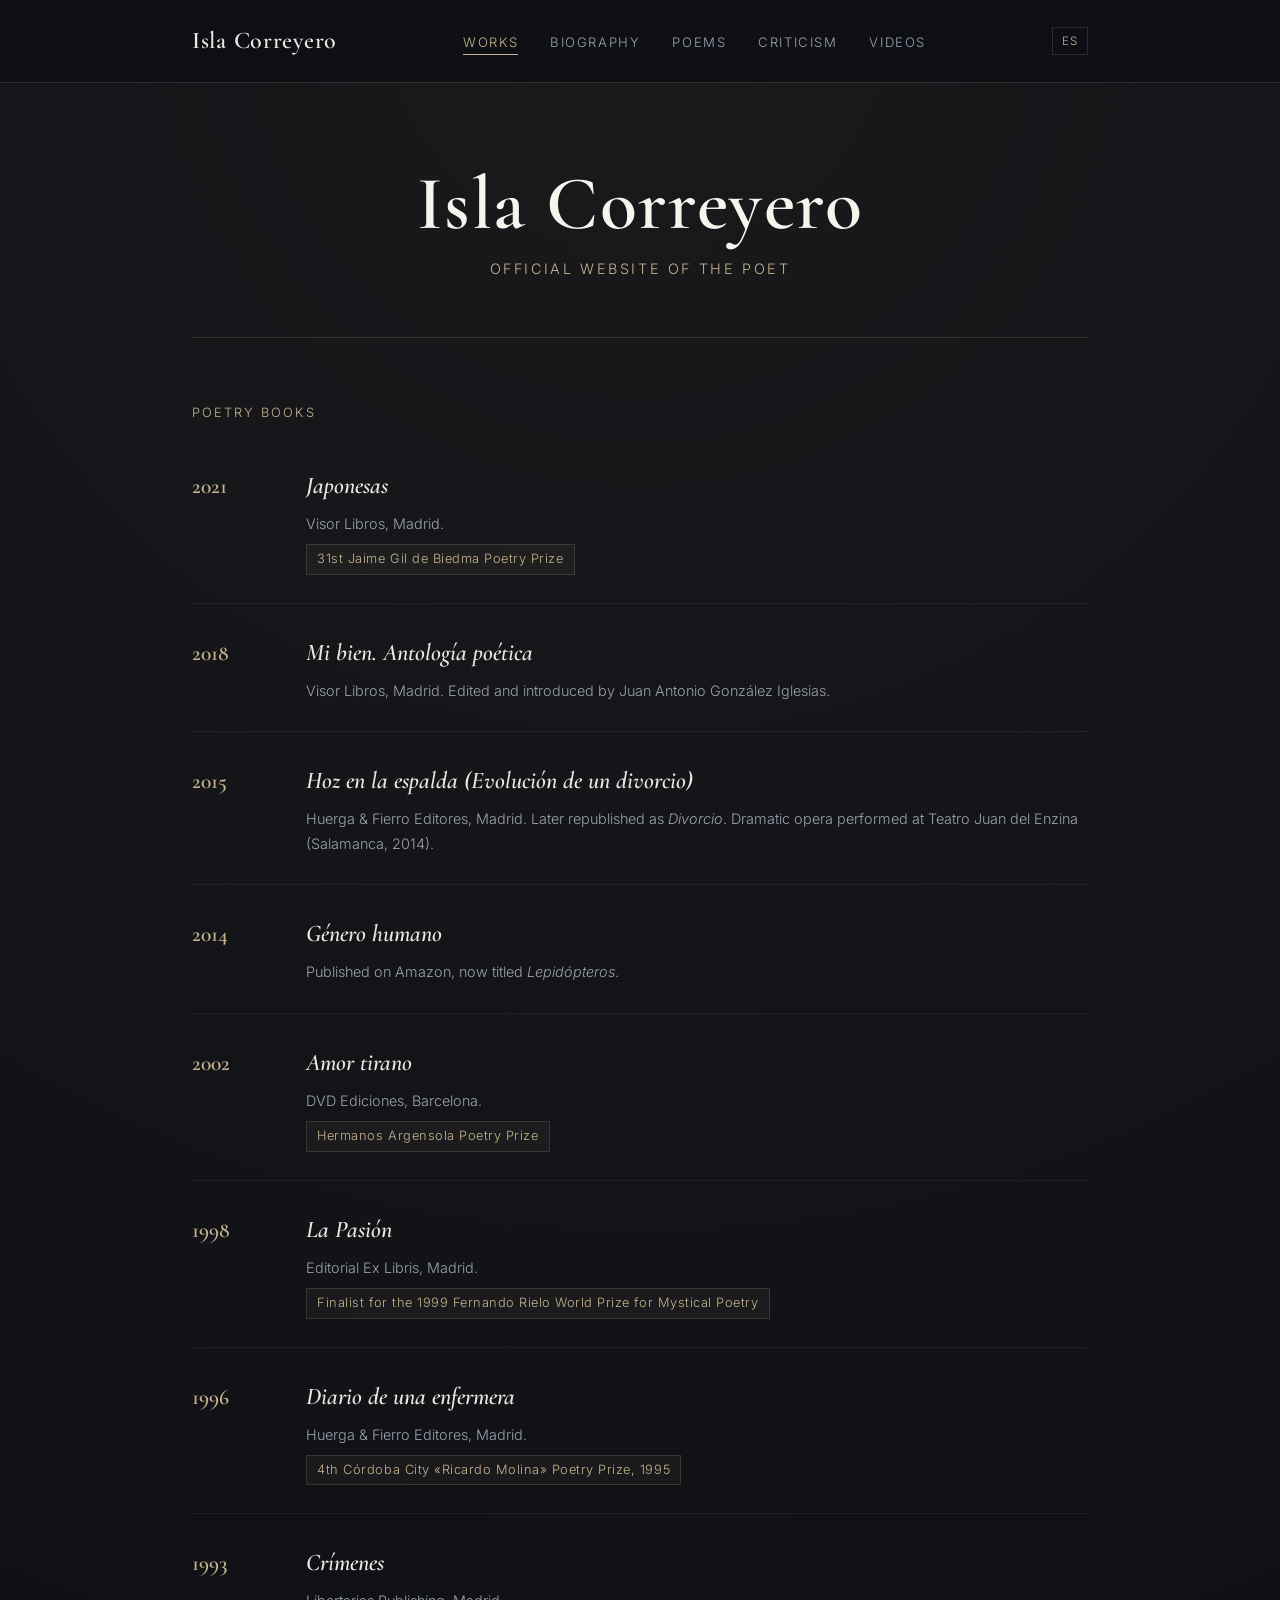
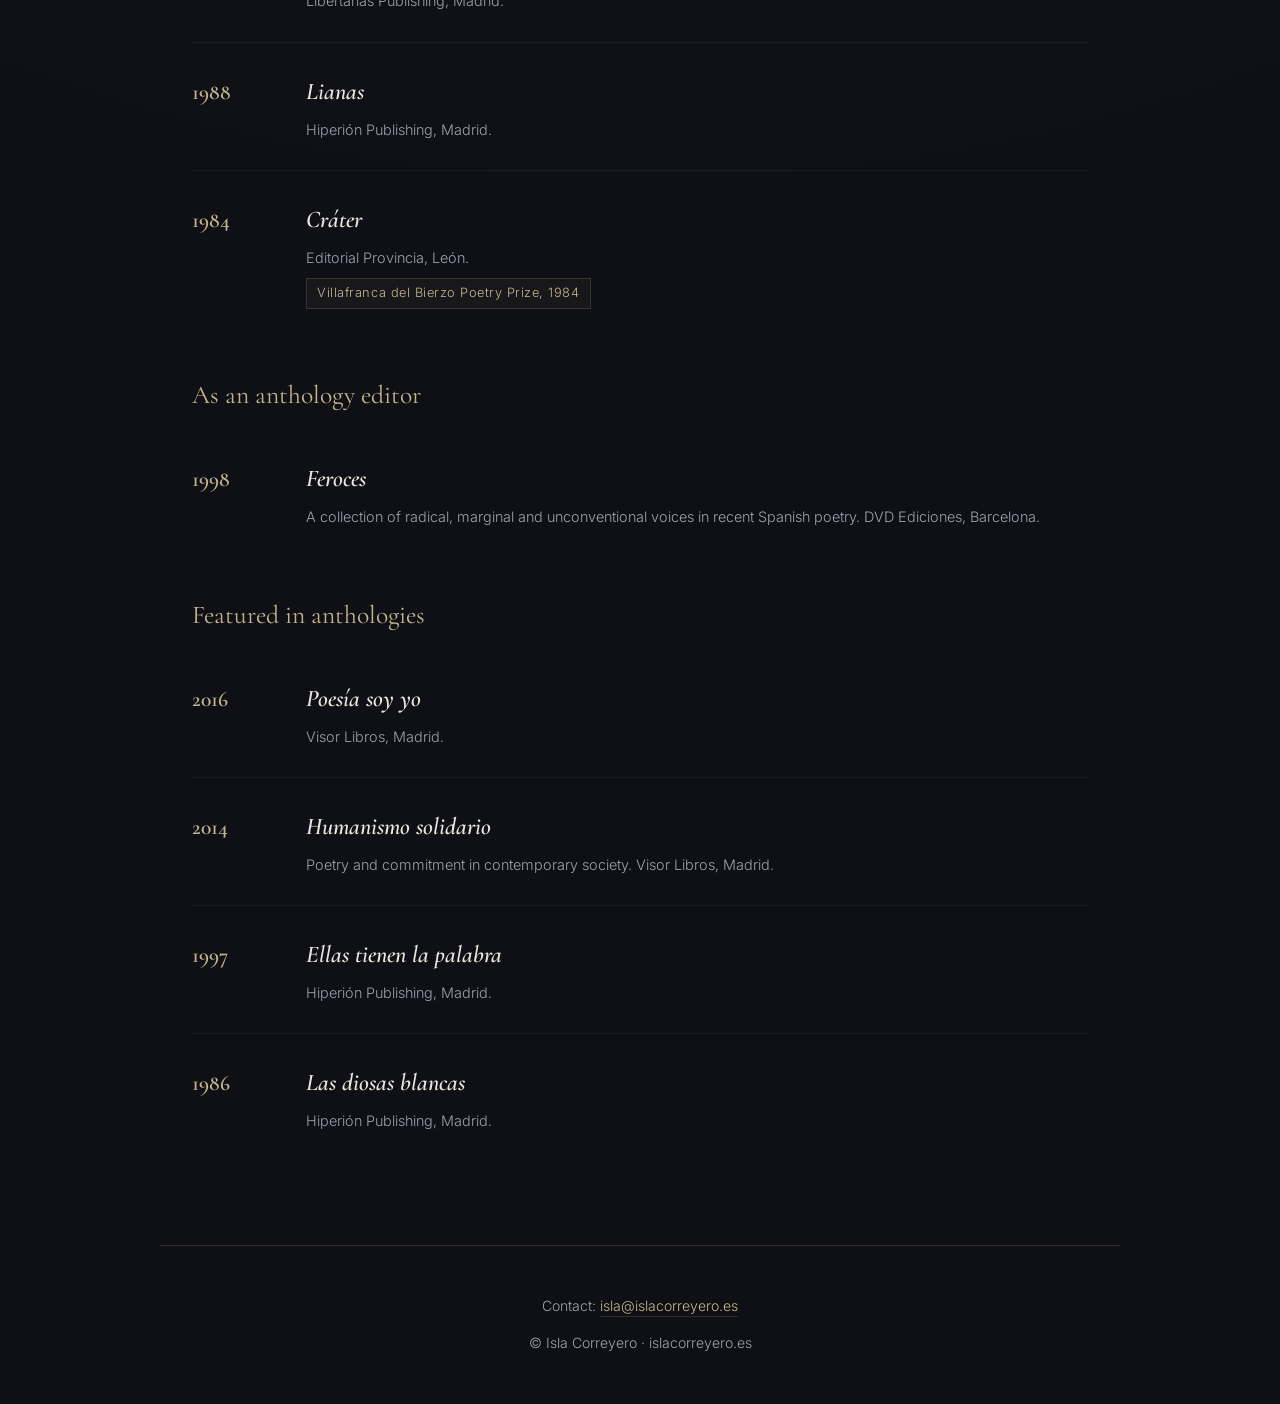
<file: index.html>
<!DOCTYPE html>
<html lang="es">
<head>
  <!-- Google tag (gtag.js) -->
  <script async src="https://www.googletagmanager.com/gtag/js?id=G-M3G1P21QX7"></script>
  <script>
    window.dataLayer = window.dataLayer || [];
    function gtag(){dataLayer.push(arguments);}
    gtag('js', new Date());

    gtag('config', 'G-M3G1P21QX7');
  </script>
  <meta charset="UTF-8">
  <meta name="viewport" content="width=device-width, initial-scale=1.0">
  <title>Isla Correyero | Sitio Oficial</title>
  <meta name="description" content="Sitio web oficial de la poeta española Isla Correyero. Obra poética, biografía, poemas y crítica.">
  <link rel="icon" type="image/png" href="favicon.png">
  <link rel="preconnect" href="https://fonts.googleapis.com">
  <link rel="preconnect" href="https://fonts.gstatic.com" crossorigin>
  <link href="https://fonts.googleapis.com/css2?family=Cormorant+Garamond:ital,wght@0,400;0,500;0,600;1,400;1,600&family=Inter:wght@300;400;500&display=swap" rel="stylesheet">
  <link rel="stylesheet" href="styles.css">
  <link rel="canonical" href="https://islacorreyero.es/">
</head>
<body>

  <header>
    <div class="nav-container">
      <a href="/" class="brand">Isla Correyero</a>
      <a class="language-switch" href="en/index.html" lang="en" hreflang="en" aria-label="View this page in English">EN</a>
      <nav>
        <ul>
          <li><a href="/" class="active">Obra</a></li>
          <li><a href="biografia.html">Biografía</a></li>
          <li><a href="poemas.html">Poemas</a></li>
          <li><a href="critica.html">Crítica</a></li>
        <li><a href="videos.html">Vídeos</a></li>
        </ul>
      </nav>
    </div>
  </header>

  <main>
       <section class="hero">
      <h1>Isla Correyero</h1>
      <p class="lead">Sitio web oficial de la poeta</p>
    </section>

    <section id="obra">
      <span class="section-subtitle">Libros de poesía</span>

      <div class="books-list">
        <article class="book-item">
          <div class="book-year">2021</div>
          <div class="book-details">
            <h3>Japonesas</h3>
            <p class="book-meta">Visor Libros, Madrid.</p>
            <span class="book-award">XXXI Premio de Poesía Jaime Gil de Biedma</span>
          </div>
        </article>

        <article class="book-item">
          <div class="book-year">2018</div>
          <div class="book-details">
            <h3>Mi bien. Antología poética</h3>
            <p class="book-meta">Visor Libros, Madrid. Edición y prólogo de Juan Antonio González Iglesias.</p>
          </div>
        </article>

        <article class="book-item">
          <div class="book-year">2015</div>
          <div class="book-details">
            <h3>Hoz en la espalda (Evolución de un divorcio)</h3>
            <p class="book-meta">Huerga &amp; Fierro Editores, Madrid. Reeditado actualmente con el título <em>Divorcio</em>. Ópera dramática representada en el Teatro Juan del Enzina (Salamanca, 2014).</p>
          </div>
        </article>

        <article class="book-item">
          <div class="book-year">2014</div>
          <div class="book-details">
            <h3>Género humano</h3>
            <p class="book-meta">Publicado en Amazon, actualmente con el título <em>Lepidópteros</em>.</p>
          </div>
        </article>

        <article class="book-item">
          <div class="book-year">2002</div>
          <div class="book-details">
            <h3>Amor tirano</h3>
            <p class="book-meta">DVD Ediciones, Barcelona.</p>
            <span class="book-award">Premio de Poesía Hermanos Argensola</span>
          </div>
        </article>

        <article class="book-item">
          <div class="book-year">1998</div>
          <div class="book-details">
            <h3>La Pasión</h3>
            <p class="book-meta">Editorial Ex Libris, Madrid.</p>
            <span class="book-award">Finalista del Premio Mundial de Poesía Mística Fernando Rielo 1999</span>
          </div>
        </article>

        <article class="book-item">
          <div class="book-year">1996</div>
          <div class="book-details">
            <h3>Diario de una enfermera</h3>
            <p class="book-meta">Huerga &amp; Fierro Editores, Madrid.</p>
            <span class="book-award">IV Premio de Poesía Ciudad de Córdoba «Ricardo Molina» 1995</span>
          </div>
        </article>

        <article class="book-item">
          <div class="book-year">1993</div>
          <div class="book-details">
            <h3>Crímenes</h3>
            <p class="book-meta">Ediciones Libertarias, Madrid.</p>
          </div>
        </article>

        <article class="book-item">
          <div class="book-year">1988</div>
          <div class="book-details">
            <h3>Lianas</h3>
            <p class="book-meta">Ediciones Hiperión, Madrid.</p>
          </div>
        </article>

        <article class="book-item">
          <div class="book-year">1984</div>
          <div class="book-details">
            <h3>Cráter</h3>
            <p class="book-meta">Editorial Provincia, León.</p>
            <span class="book-award">Premio de Poesía Villafranca del Bierzo 1984</span>
          </div>
        </article>
      </div>

      <h3 class="sub-category">Como antóloga</h3>
      <div class="books-list">
        <article class="book-item">
          <div class="book-year">1998</div>
          <div class="book-details">
            <h3>Feroces</h3>
            <p class="book-meta">Muestra de las actitudes radicales, marginales y heterodoxas en la última poesía española. DVD Ediciones, Barcelona.</p>
          </div>
        </article>
      </div>

      <h3 class="sub-category">Incluida en antologías</h3>
      <div class="books-list">
        <article class="book-item">
          <div class="book-year">2016</div>
          <div class="book-details">
            <h3>Poesía soy yo</h3>
            <p class="book-meta">Visor Libros, Madrid.</p>
          </div>
        </article>

        <article class="book-item">
          <div class="book-year">2014</div>
          <div class="book-details">
            <h3>Humanismo solidario</h3>
            <p class="book-meta">Poesía y compromiso en la sociedad contemporánea. Visor Libros, Madrid.</p>
          </div>
        </article>

        <article class="book-item">
          <div class="book-year">1997</div>
          <div class="book-details">
            <h3>Ellas tienen la palabra</h3>
            <p class="book-meta">Ediciones Hiperión, Madrid.</p>
          </div>
        </article>

        <article class="book-item">
          <div class="book-year">1986</div>
          <div class="book-details">
            <h3>Las diosas blancas</h3>
            <p class="book-meta">Ediciones Hiperión, Madrid.</p>
          </div>
        </article>
      </div>
    </section>
  </main>

  <footer>
    <div class="footer-contact">
      <p>Contacto: <a href="mailto:isla@islacorreyero.es">isla@islacorreyero.es</a></p>
    </div>
    <p>&copy; Isla Correyero &middot; islacorreyero.es</p>
  </footer>

<script src="language.js" defer></script>
</body>
</html>
</file>
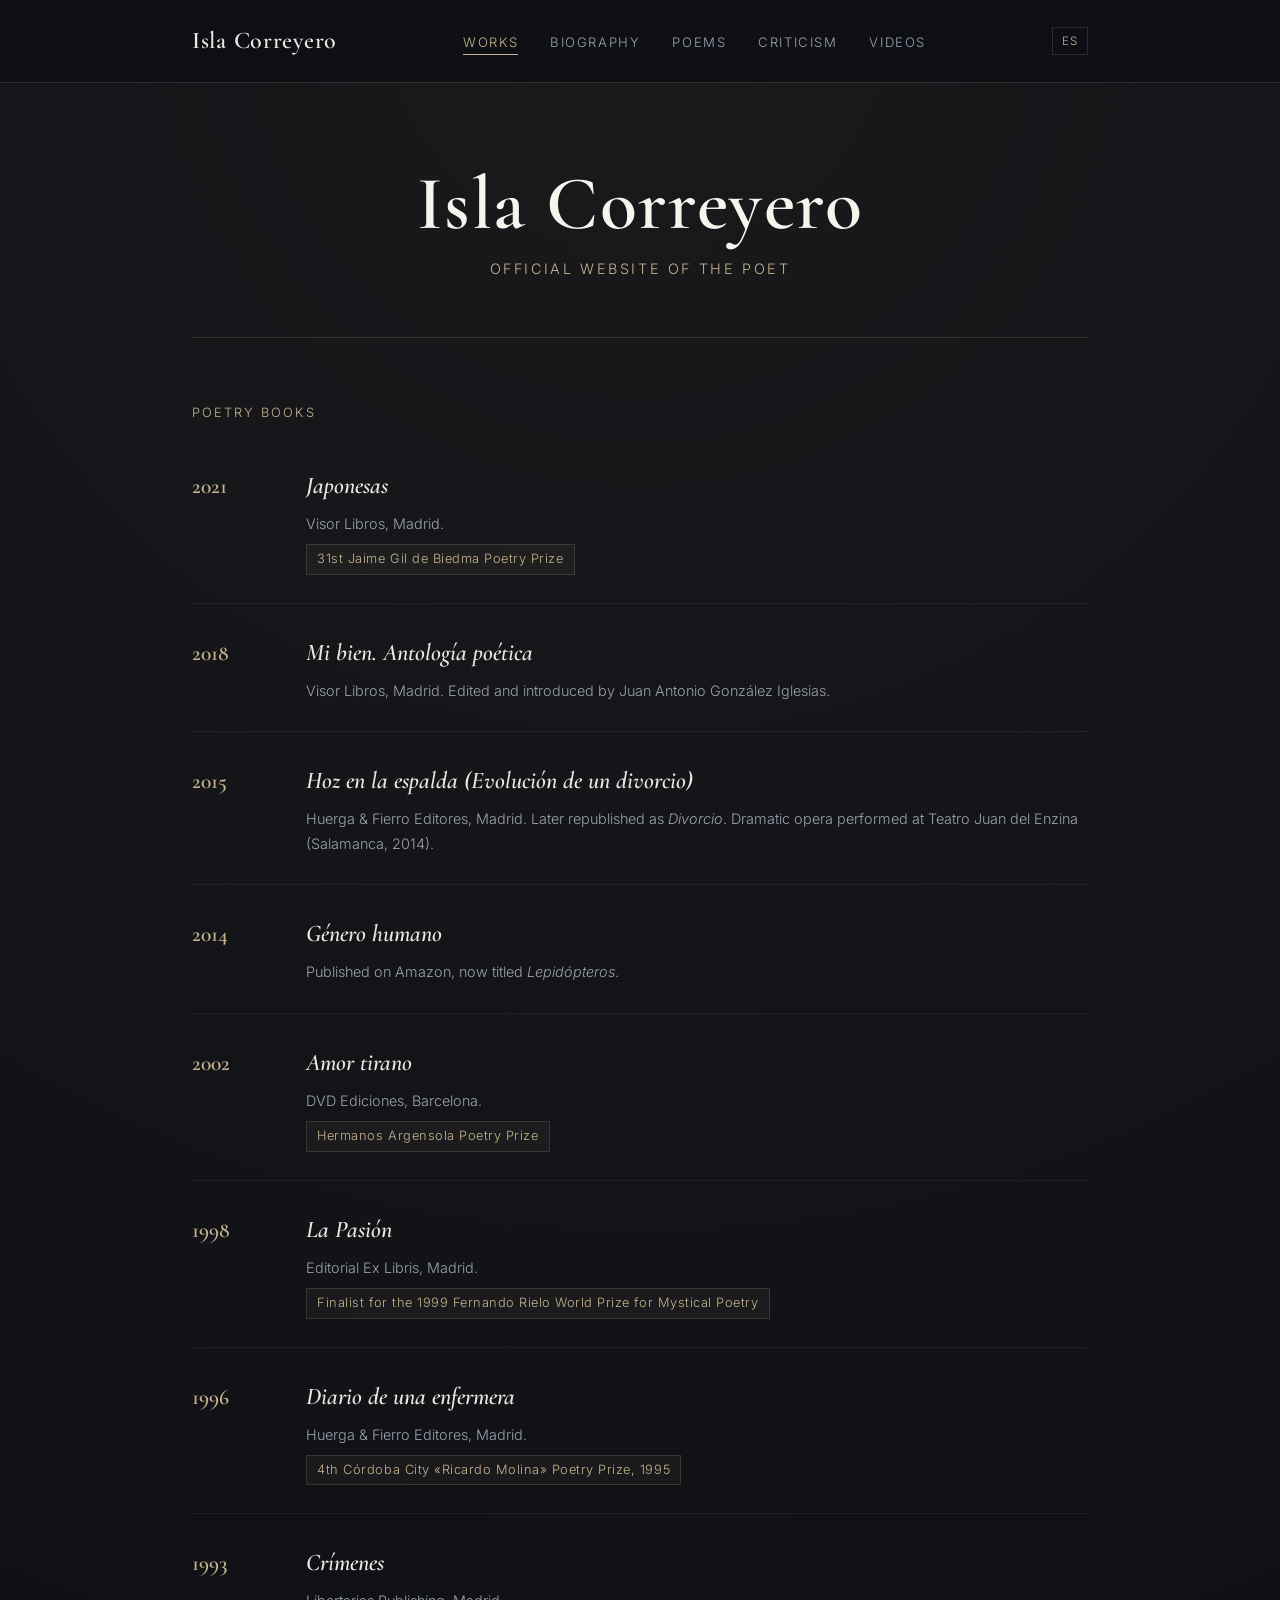
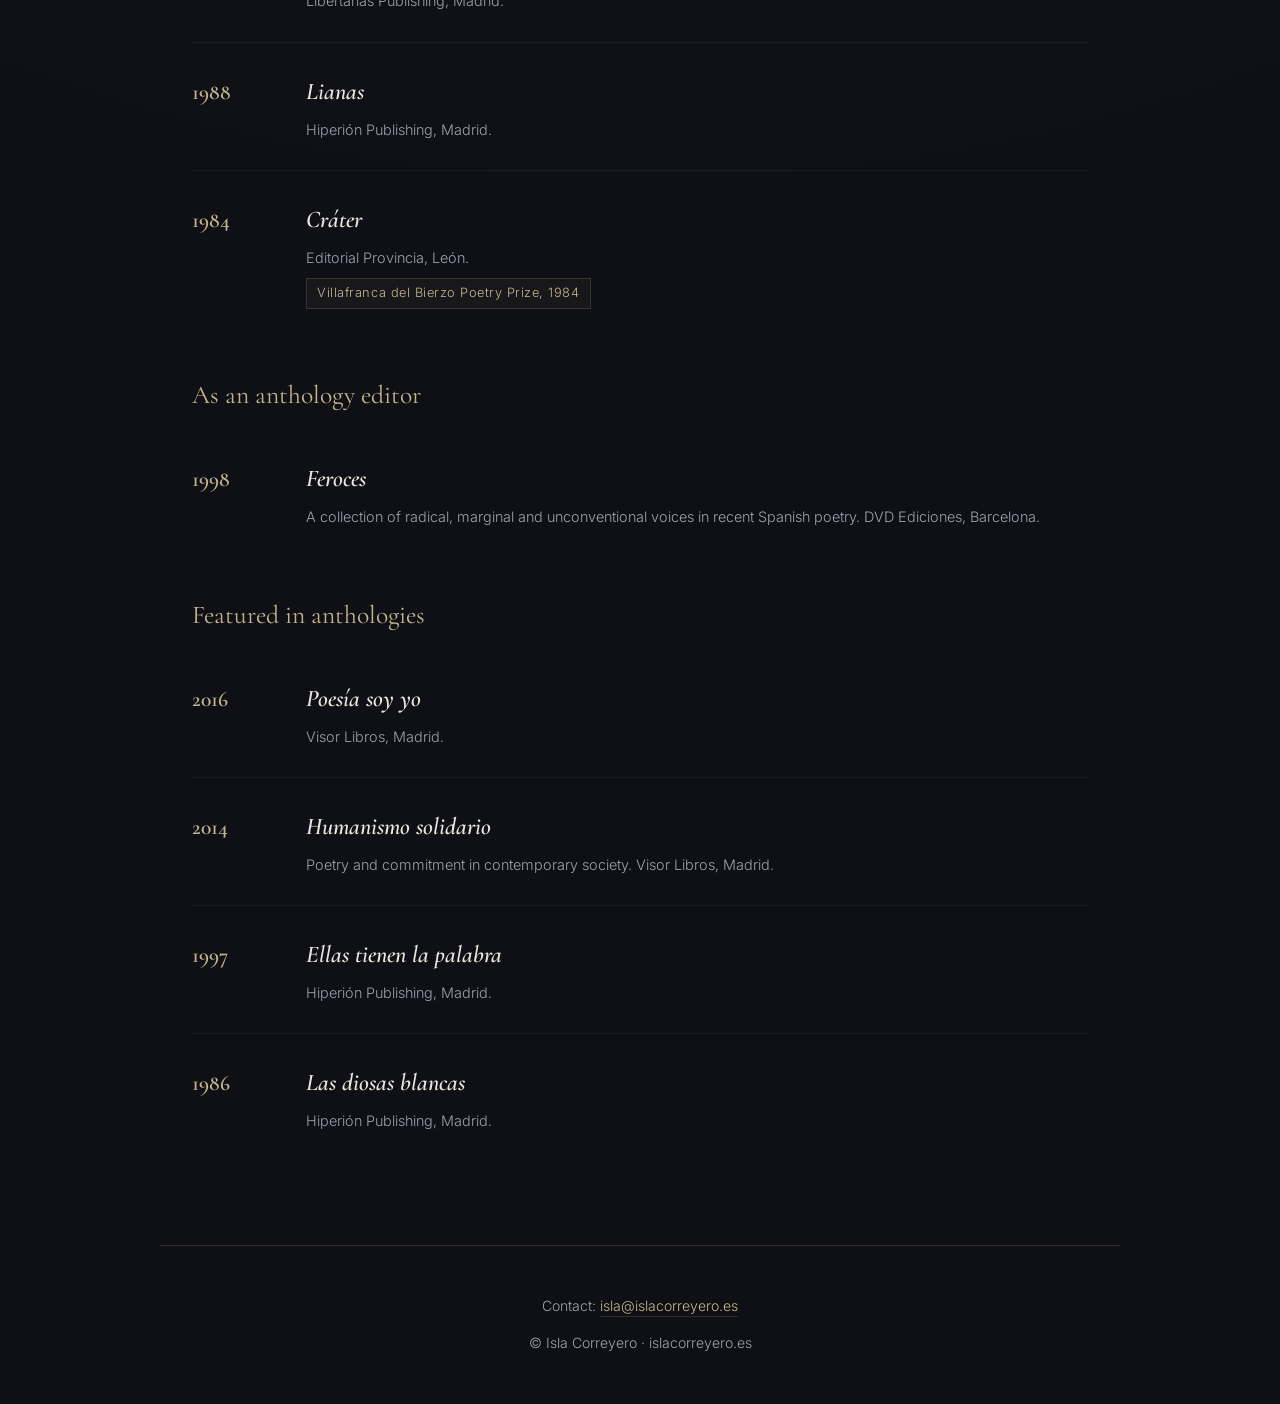
<file: en/index.html>
<!DOCTYPE html>
<html lang="en">
<head>
  <!-- Google tag (gtag.js) -->
  <script async src="https://www.googletagmanager.com/gtag/js?id=G-M3G1P21QX7"></script>
  <script>
    window.dataLayer = window.dataLayer || [];
    function gtag(){dataLayer.push(arguments);}
    gtag('js', new Date());

    gtag('config', 'G-M3G1P21QX7');
  </script>
  <meta charset="UTF-8">
  <meta name="viewport" content="width=device-width, initial-scale=1.0">
  <title>Isla Correyero | Official Website</title>
  <meta name="description" content="Official website of Spanish poet Isla Correyero. Poetry, biography, poems and criticism.">
  <link rel="icon" type="image/png" href="../favicon.png">
  <link rel="preconnect" href="https://fonts.googleapis.com">
  <link rel="preconnect" href="https://fonts.gstatic.com" crossorigin>
  <link href="https://fonts.googleapis.com/css2?family=Cormorant+Garamond:ital,wght@0,400;0,500;0,600;1,400;1,600&family=Inter:wght@300;400;500&display=swap" rel="stylesheet">
  <link rel="stylesheet" href="../styles.css">
  <link rel="canonical" href="https://islacorreyero.es/en/">
</head>
<body>

  <header>
    <div class="nav-container">
      <a href="/en/" class="brand">Isla Correyero</a>
      <a class="language-switch" href="../index.html" lang="es" hreflang="es" aria-label="Ver esta página en español">ES</a>
      <nav>
        <ul>
          <li><a href="/en/" class="active">Works</a></li>
          <li><a href="biografia.html">Biography</a></li>
          <li><a href="poemas.html">Poems</a></li>
          <li><a href="critica.html">Criticism</a></li>
        <li><a href="videos.html">Videos</a></li>
        </ul>
      </nav>
    </div>
  </header>

  <main>
       <section class="hero">
      <h1>Isla Correyero</h1>
      <p class="lead">Official website of the poet</p>
    </section>

    <section id="obra">
      <span class="section-subtitle">Poetry books</span>

      <div class="books-list">
        <article class="book-item">
          <div class="book-year">2021</div>
          <div class="book-details">
            <h3>Japonesas</h3>
            <p class="book-meta">Visor Libros, Madrid.</p>
            <span class="book-award">31st Jaime Gil de Biedma Poetry Prize</span>
          </div>
        </article>

        <article class="book-item">
          <div class="book-year">2018</div>
          <div class="book-details">
            <h3>Mi bien. Antología poética</h3>
            <p class="book-meta">Visor Libros, Madrid. Edited and introduced by Juan Antonio González Iglesias.</p>
          </div>
        </article>

        <article class="book-item">
          <div class="book-year">2015</div>
          <div class="book-details">
            <h3>Hoz en la espalda (Evolución de un divorcio)</h3>
            <p class="book-meta">Huerga &amp; Fierro Editores, Madrid. Later republished as <em>Divorcio</em>. Dramatic opera performed at Teatro Juan del Enzina (Salamanca, 2014).</p>
          </div>
        </article>

        <article class="book-item">
          <div class="book-year">2014</div>
          <div class="book-details">
            <h3>Género humano</h3>
            <p class="book-meta">Published on Amazon, now titled <em>Lepidópteros</em>.</p>
          </div>
        </article>

        <article class="book-item">
          <div class="book-year">2002</div>
          <div class="book-details">
            <h3>Amor tirano</h3>
            <p class="book-meta">DVD Ediciones, Barcelona.</p>
            <span class="book-award">Hermanos Argensola Poetry Prize</span>
          </div>
        </article>

        <article class="book-item">
          <div class="book-year">1998</div>
          <div class="book-details">
            <h3>La Pasión</h3>
            <p class="book-meta">Editorial Ex Libris, Madrid.</p>
            <span class="book-award">Finalist for the 1999 Fernando Rielo World Prize for Mystical Poetry</span>
          </div>
        </article>

        <article class="book-item">
          <div class="book-year">1996</div>
          <div class="book-details">
            <h3>Diario de una enfermera</h3>
            <p class="book-meta">Huerga &amp; Fierro Editores, Madrid.</p>
            <span class="book-award">4th Córdoba City «Ricardo Molina» Poetry Prize, 1995</span>
          </div>
        </article>

        <article class="book-item">
          <div class="book-year">1993</div>
          <div class="book-details">
            <h3>Crímenes</h3>
            <p class="book-meta">Libertarias Publishing, Madrid.</p>
          </div>
        </article>

        <article class="book-item">
          <div class="book-year">1988</div>
          <div class="book-details">
            <h3>Lianas</h3>
            <p class="book-meta">Hiperión Publishing, Madrid.</p>
          </div>
        </article>

        <article class="book-item">
          <div class="book-year">1984</div>
          <div class="book-details">
            <h3>Cráter</h3>
            <p class="book-meta">Editorial Provincia, León.</p>
            <span class="book-award">Villafranca del Bierzo Poetry Prize, 1984</span>
          </div>
        </article>
      </div>

      <h3 class="sub-category">As an anthology editor</h3>
      <div class="books-list">
        <article class="book-item">
          <div class="book-year">1998</div>
          <div class="book-details">
            <h3>Feroces</h3>
            <p class="book-meta">A collection of radical, marginal and unconventional voices in recent Spanish poetry. DVD Ediciones, Barcelona.</p>
          </div>
        </article>
      </div>

      <h3 class="sub-category">Featured in anthologies</h3>
      <div class="books-list">
        <article class="book-item">
          <div class="book-year">2016</div>
          <div class="book-details">
            <h3>Poesía soy yo</h3>
            <p class="book-meta">Visor Libros, Madrid.</p>
          </div>
        </article>

        <article class="book-item">
          <div class="book-year">2014</div>
          <div class="book-details">
            <h3>Humanismo solidario</h3>
            <p class="book-meta">Poetry and commitment in contemporary society. Visor Libros, Madrid.</p>
          </div>
        </article>

        <article class="book-item">
          <div class="book-year">1997</div>
          <div class="book-details">
            <h3>Ellas tienen la palabra</h3>
            <p class="book-meta">Hiperión Publishing, Madrid.</p>
          </div>
        </article>

        <article class="book-item">
          <div class="book-year">1986</div>
          <div class="book-details">
            <h3>Las diosas blancas</h3>
            <p class="book-meta">Hiperión Publishing, Madrid.</p>
          </div>
        </article>
      </div>
    </section>
  </main>

  <footer>
    <div class="footer-contact">
      <p>Contact: <a href="mailto:isla@islacorreyero.es">isla@islacorreyero.es</a></p>
    </div>
    <p>&copy; Isla Correyero &middot; islacorreyero.es</p>
  </footer>

<script src="../language.js" defer></script>
</body>
</html>
</file>
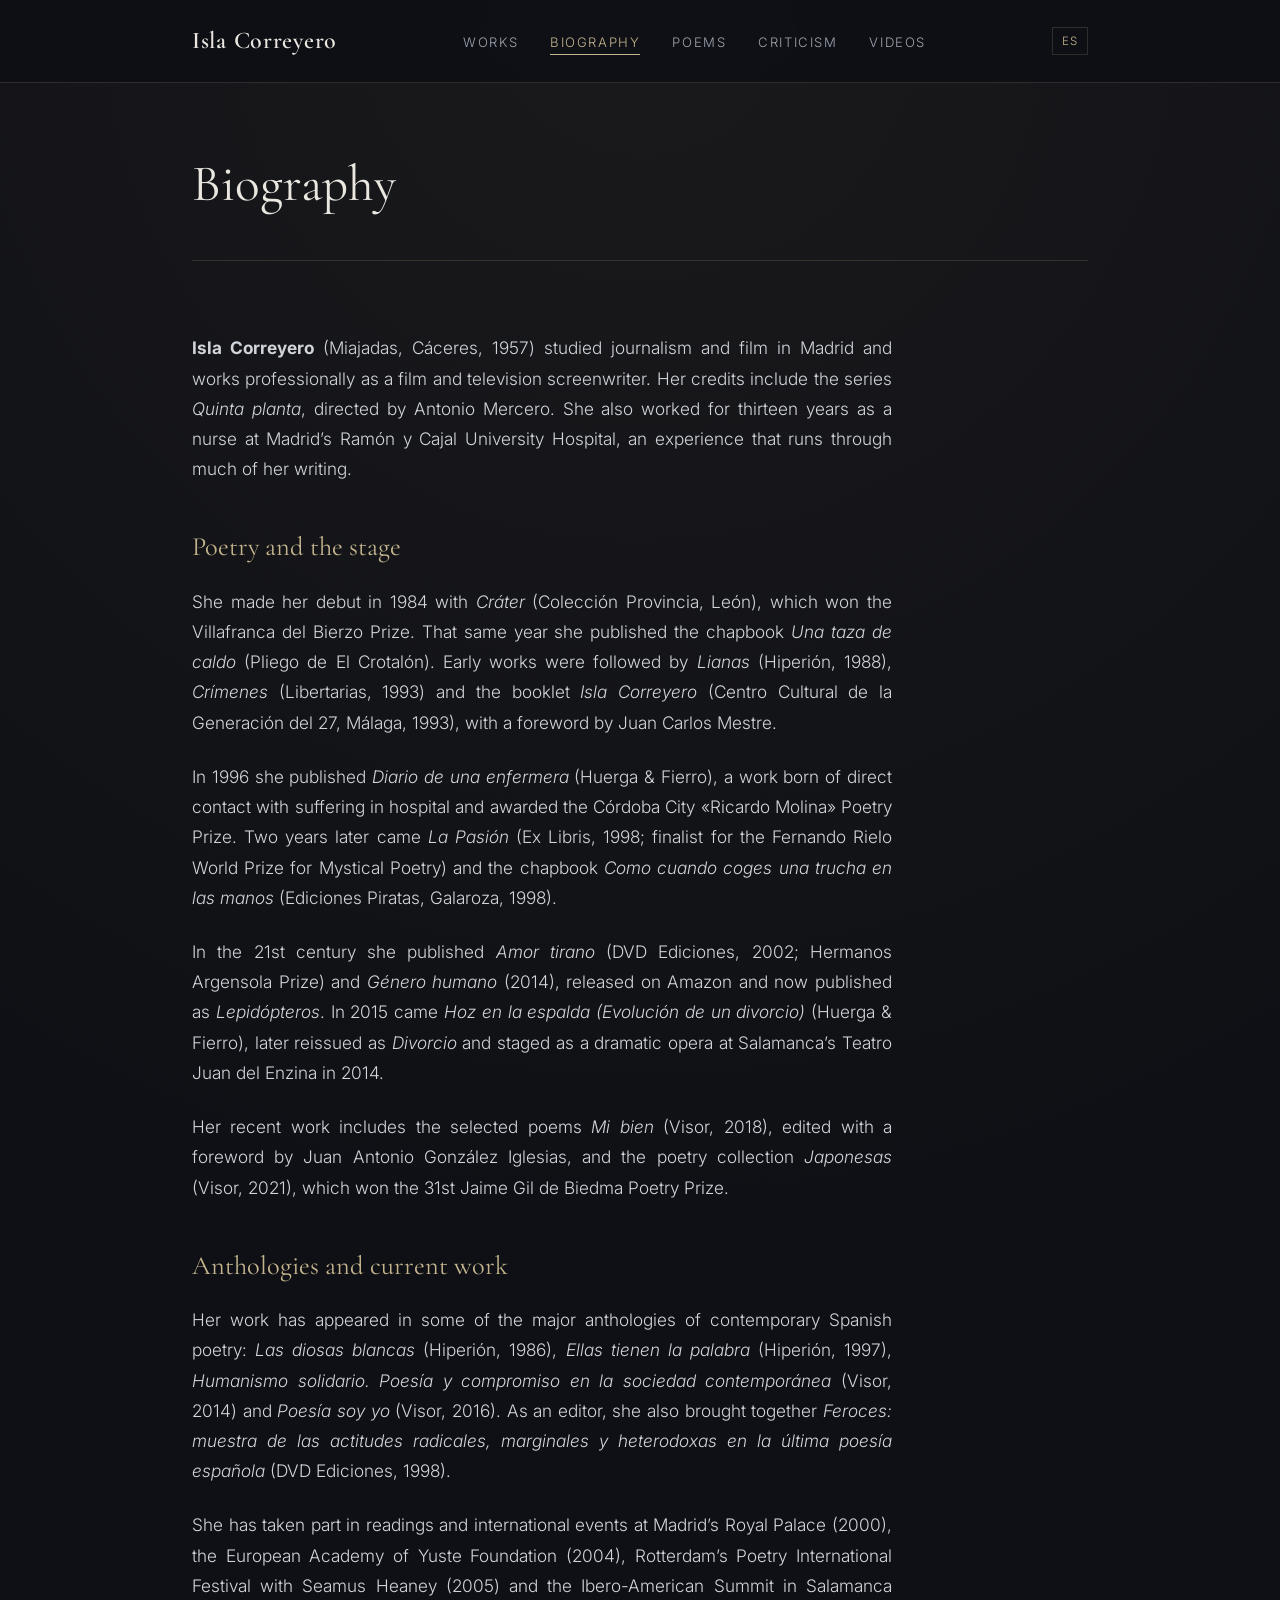
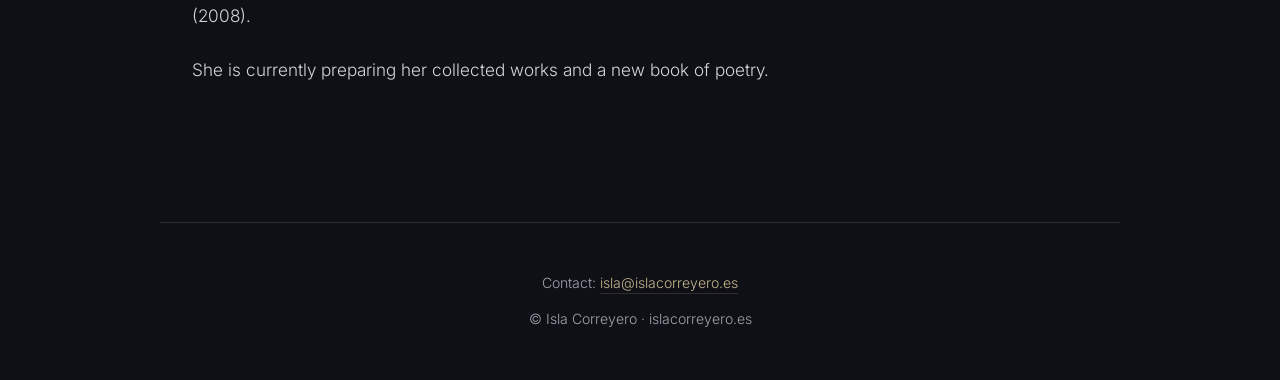
<file: biografia.html>
<!DOCTYPE html>
<html lang="es">
<head>
  <!-- Google tag (gtag.js) -->
  <script async src="https://www.googletagmanager.com/gtag/js?id=G-M3G1P21QX7"></script>
  <script>
    window.dataLayer = window.dataLayer || [];
    function gtag(){dataLayer.push(arguments);}
    gtag('js', new Date());

    gtag('config', 'G-M3G1P21QX7');
  </script>
  <meta charset="UTF-8">
  <meta name="viewport" content="width=device-width, initial-scale=1.0">
  <title>Biografía | Isla Correyero</title>
  <meta name="description" content="Biografía y recorrido literario de la poeta y guionista española Isla Correyero.">
  <link rel="icon" type="image/png" href="favicon.png">
  <link rel="preconnect" href="https://fonts.googleapis.com">
  <link rel="preconnect" href="https://fonts.gstatic.com" crossorigin>
  <link href="https://fonts.googleapis.com/css2?family=Cormorant+Garamond:ital,wght@0,400;0,500;0,600;1,400;1,600&family=Inter:wght@300;400;500&display=swap" rel="stylesheet">
  <link rel="stylesheet" href="styles.css">
  <link rel="canonical" href="https://islacorreyero.es/biografia.html">
</head>
<body>

  <header>
    <div class="nav-container">
      <a href="/" class="brand">Isla Correyero</a>
      <a class="language-switch" href="en/biografia.html" lang="en" hreflang="en" aria-label="View this page in English">EN</a>
      <nav>
        <ul>
          <li><a href="/">Obra</a></li>
          <li><a href="biografia.html" class="active">Biografía</a></li>
          <li><a href="poemas.html">Poemas</a></li>
          <li><a href="critica.html">Crítica</a></li>
        <li><a href="videos.html">Vídeos</a></li>
        </ul>
      </nav>
    </div>
  </header>

  <main>
    <div class="page-header">
      <h1 class="section-title">Biografía</h1>
    </div>

    <section style="padding-top: 0;">
      <div class="prose">
        <p>
          <strong>Isla Correyero</strong> (Miajadas, Cáceres, 1957) ha cursado estudios de Periodismo y Cinematografía en Madrid y trabaja profesionalmente como guionista de cine y televisión —entre otras producciones, en la serie <em>Quinta planta</em>, dirigida por Antonio Mercero—. Paralelamente, ejerció durante trece años como enfermera en el Hospital Universitario Ramón y Cajal de Madrid, una experiencia vital que permea gran parte de su escritura.
        </p>

        <h3>Recorrido poético y escénico</h3>
        <p>
          Se dio a conocer en 1984 con el poemario <em>Cráter</em> (Colección Provincia, León), galardonado con el Premio Villafranca del Bierzo, y ese mismo año publicó la plaquette <em>Una taza de caldo</em> (Pliego de El Crotalón). A estos primeros títulos siguieron <em>Lianas</em> (Hiperión, 1988), <em>Crímenes</em> (Libertarias, 1993) y el cuaderno <em>Isla Correyero</em> (Centro Cultural de la Generación del 27, Málaga, 1993), con prólogo de Juan Carlos Mestre.
        </p>
        <p>
          En 1996 publicó <em>Diario de una enfermera</em> (Huerga &amp; Fierro), obra nacida del contacto directo con el sufrimiento hospitalario y distinguida con el Premio de Poesía Ciudad de Córdoba «Ricardo Molina». Dos años más tarde vieron la luz <em>La Pasión</em> (Ex Libris, 1998; finalista del Premio Mundial de Poesía Mística Fernando Rielo) y la plaquette <em>Como cuando coges una trucha en las manos</em> (Ediciones Piratas, Galaroza, 1998).
        </p>
        <p>
          Ya en el siglo XXI publicó <em>Amor tirano</em> (DVD Ediciones, 2002; Premio Hermanos Argensola) y <em>Género humano</em> (2014), editado en Amazon y publicado actualmente bajo el título <em>Lepidópteros</em>. En 2015 apareció <em>Hoz en la espalda (Evolución de un divorcio)</em> (Huerga &amp; Fierro), reeditado posteriormente con el título <em>Divorcio</em> y llevado a escena como ópera dramática en el Teatro Juan del Enzina de Salamanca en 2014.
        </p>
        <p>
          Su trayectoria reciente incluye la antología personal <em>Mi bien</em> (Visor, 2018), con edición y prólogo de Juan Antonio González Iglesias, y el poemario <em>Japonesas</em> (Visor, 2021), con el que obtuvo el XXXI Premio de Poesía Jaime Gil de Biedma.
        </p>

        <h3>Antologías y actualidad</h3>
        <p>
          Su obra ha sido recogida en algunas de las antologías más representativas de la poesía española contemporánea: <em>Las diosas blancas</em> (Hiperión, 1986), <em>Ellas tienen la palabra</em> (Hiperión, 1997), <em>Humanismo solidario. Poesía y compromiso en la sociedad contemporánea</em> (Visor, 2014) y <em>Poesía soy yo</em> (Visor, 2016). Asimismo, como antóloga, coordinó el volumen <em>Feroces: muestra de las actitudes radicales, marginales y heterodoxas en la última poesía española</em> (DVD Ediciones, 1998).
        </p>
        <p>
          Ha participado en lecturas e instituciones internacionales como el Palacio Real de Madrid (2000), la Fundación Academia Europea de Yuste (2004), el Festival Poetry International de Róterdam junto a Seamus Heaney (2005) y la Cumbre Iberoamericana de Salamanca (2008).
        </p>
        <p>
          Actualmente trabaja en la preparación de sus obras completas y en un nuevo libro de poesía.
        </p>
      </div>
    </section>
  </main>

  <footer>
    <div class="footer-contact">
      <p>Contacto: <a href="mailto:isla@islacorreyero.es">isla@islacorreyero.es</a></p>
    </div>
    <p>&copy; Isla Correyero &middot; islacorreyero.es</p>
  </footer>

<script src="language.js" defer></script>
</body>
      </html>
</file>
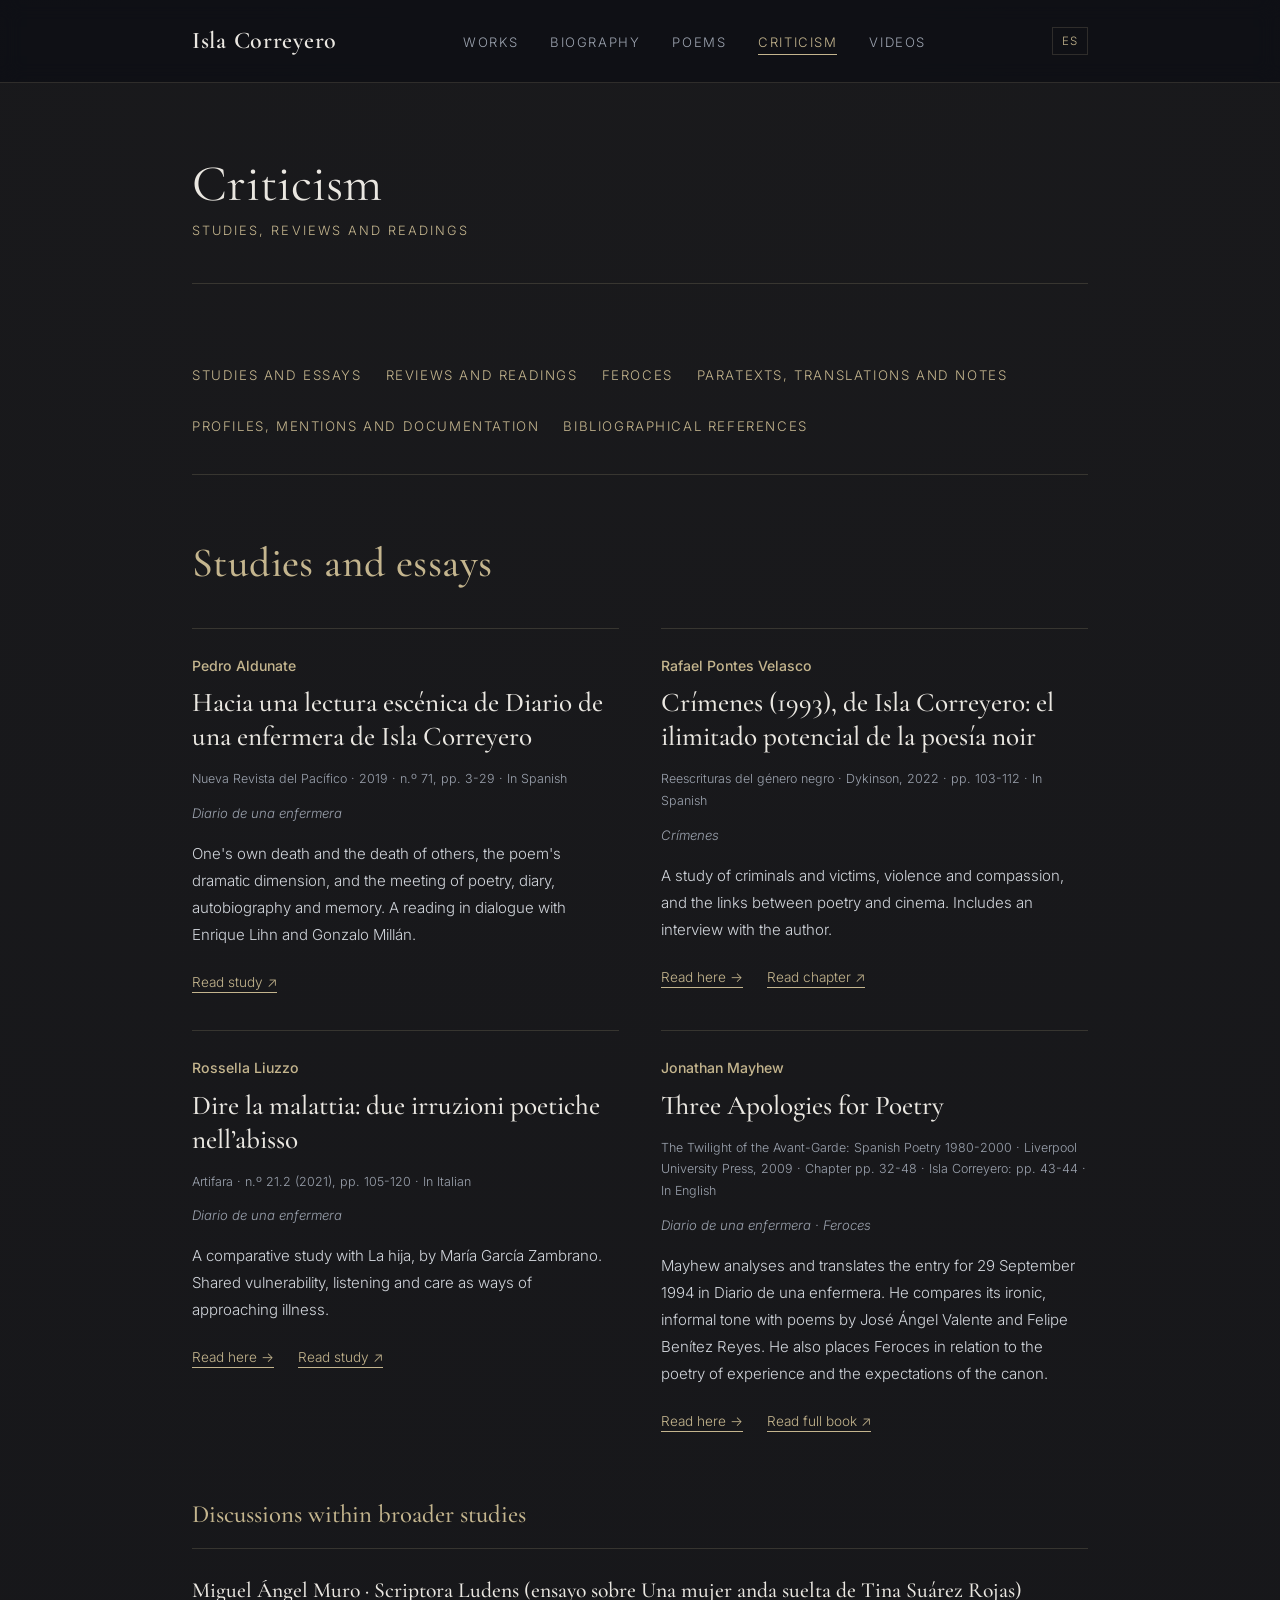
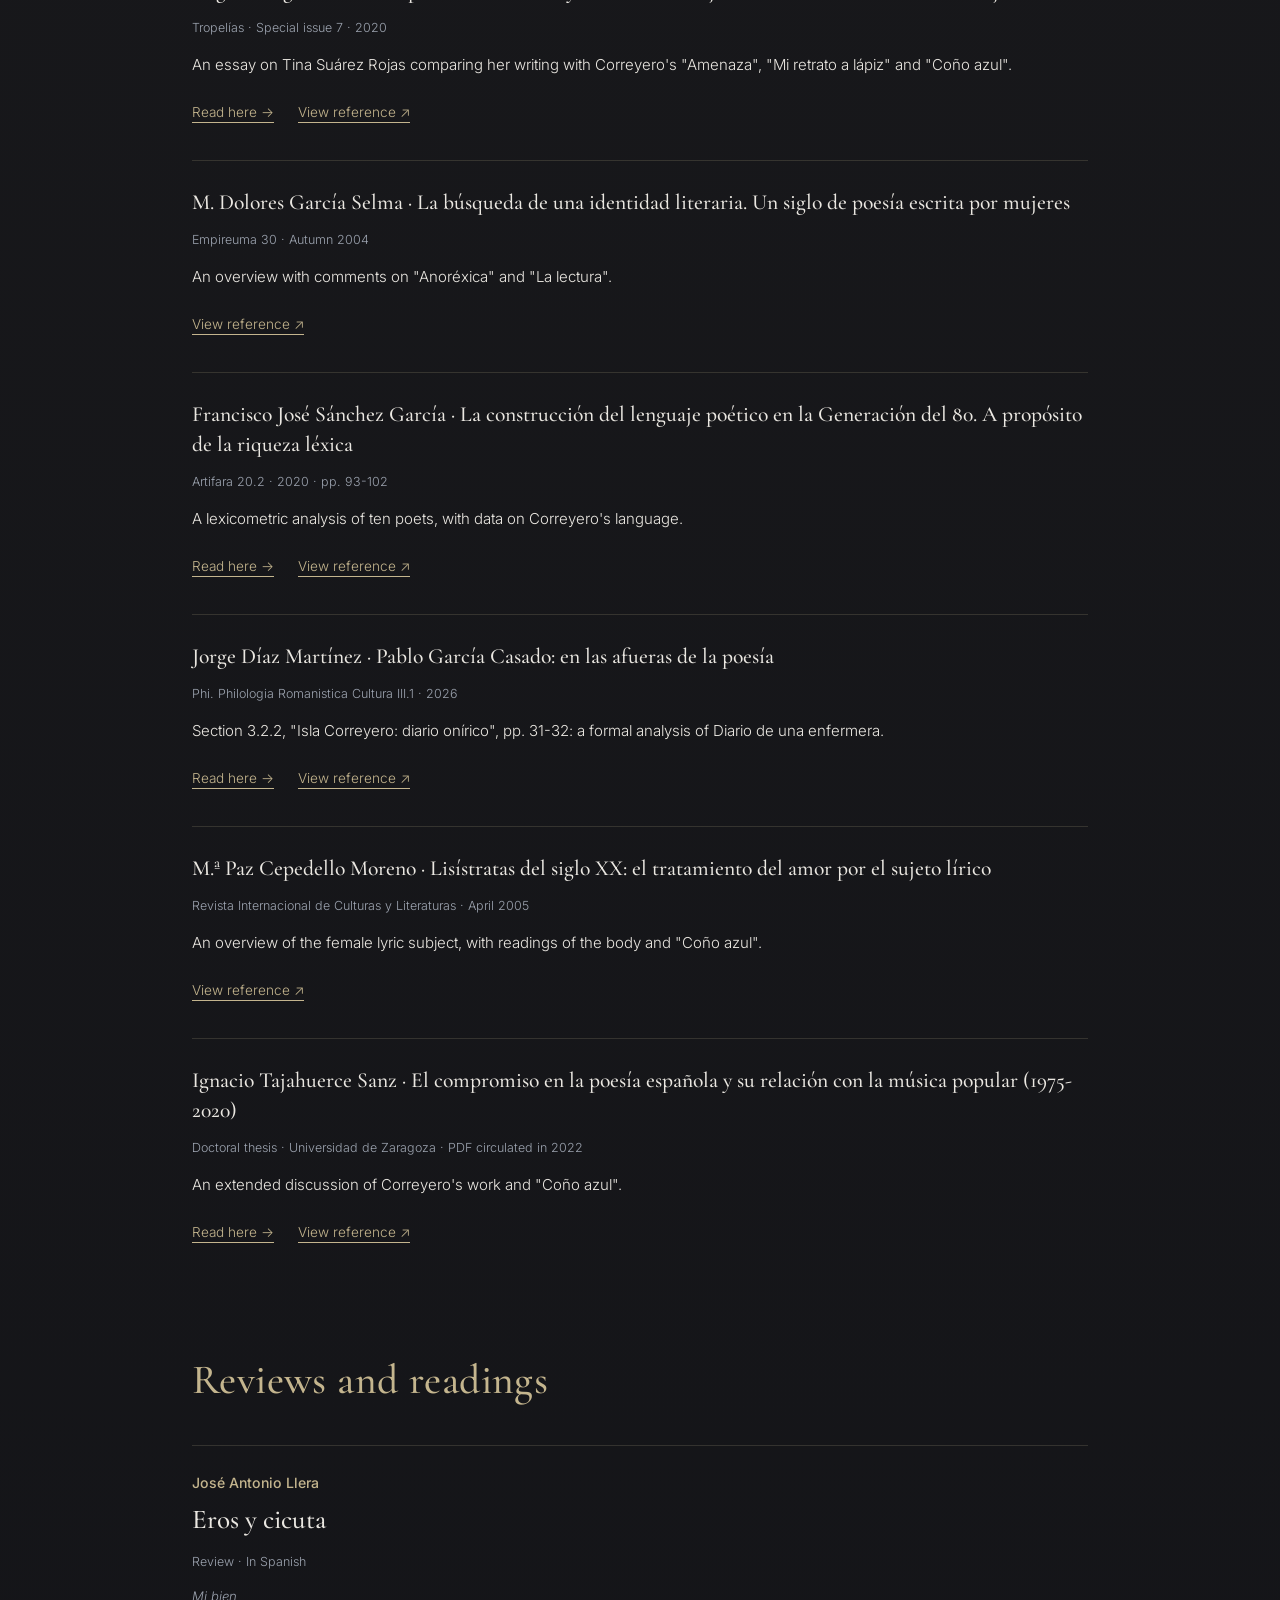
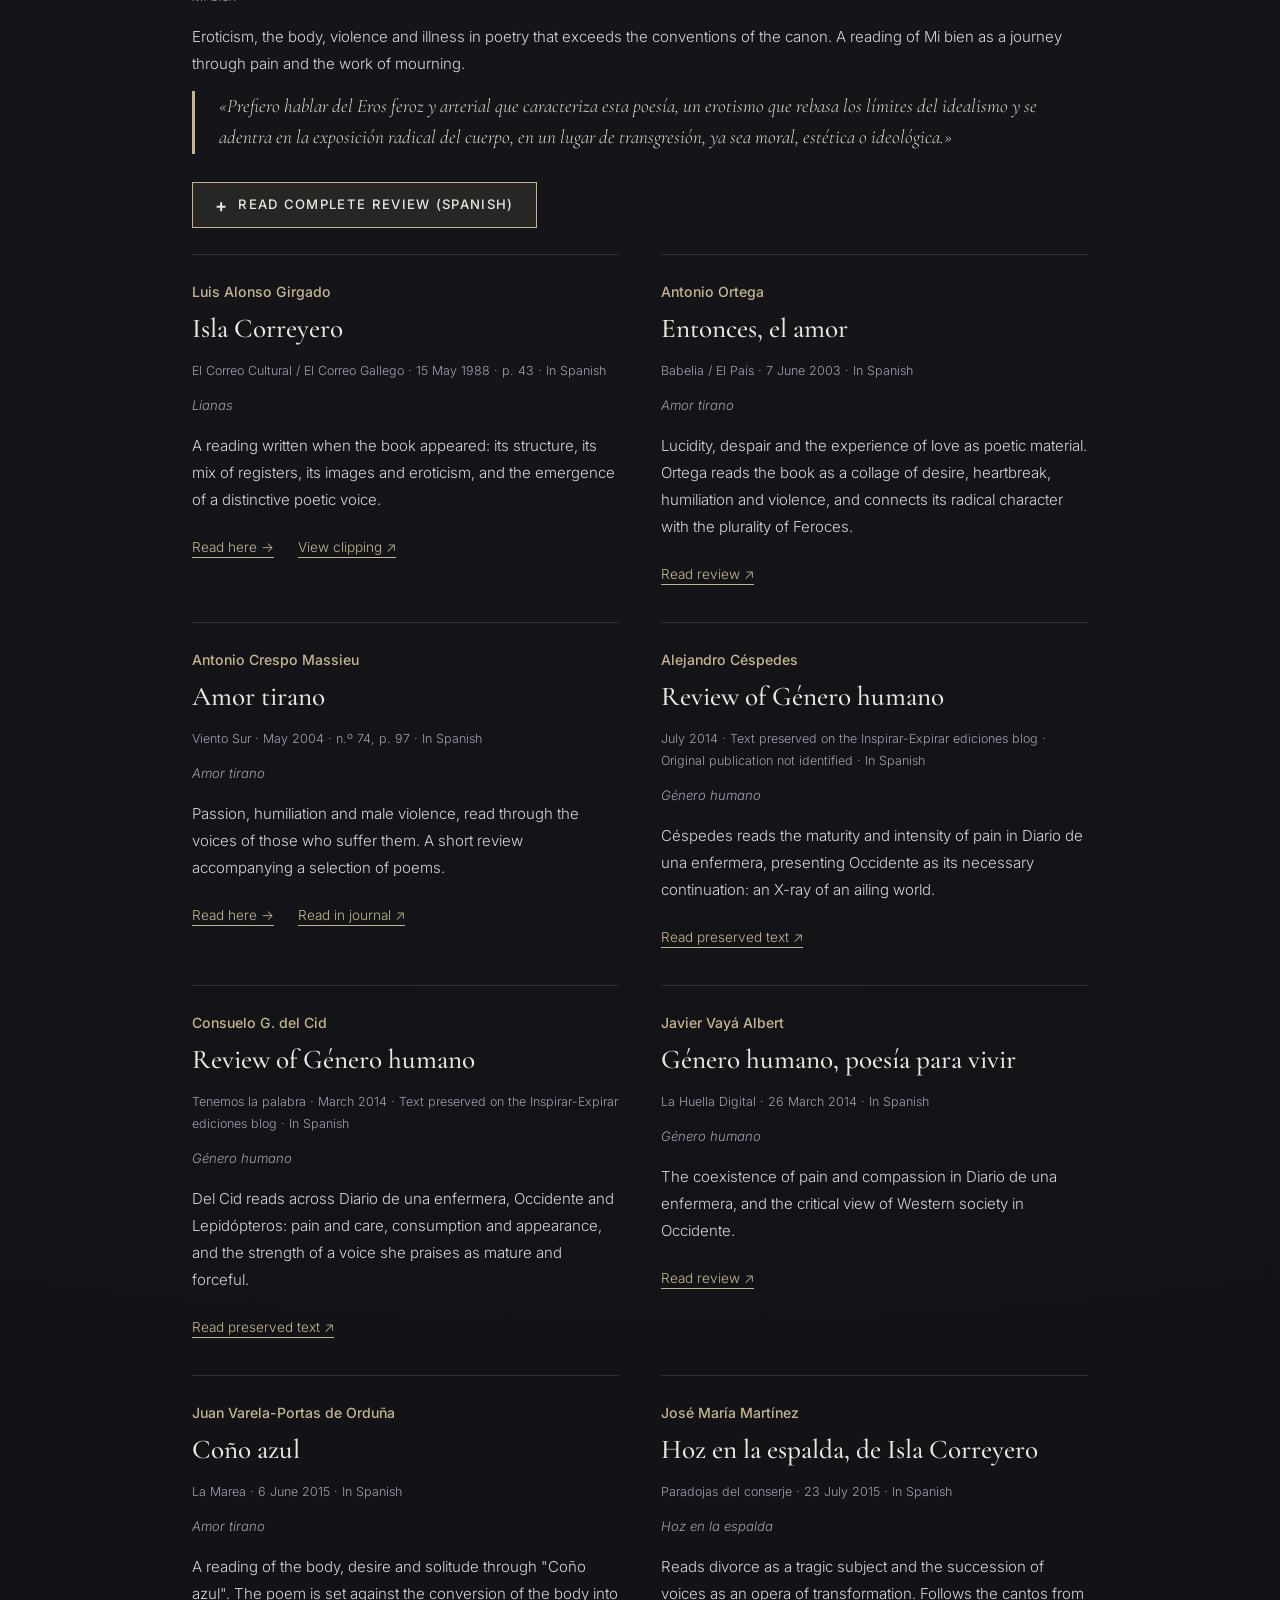
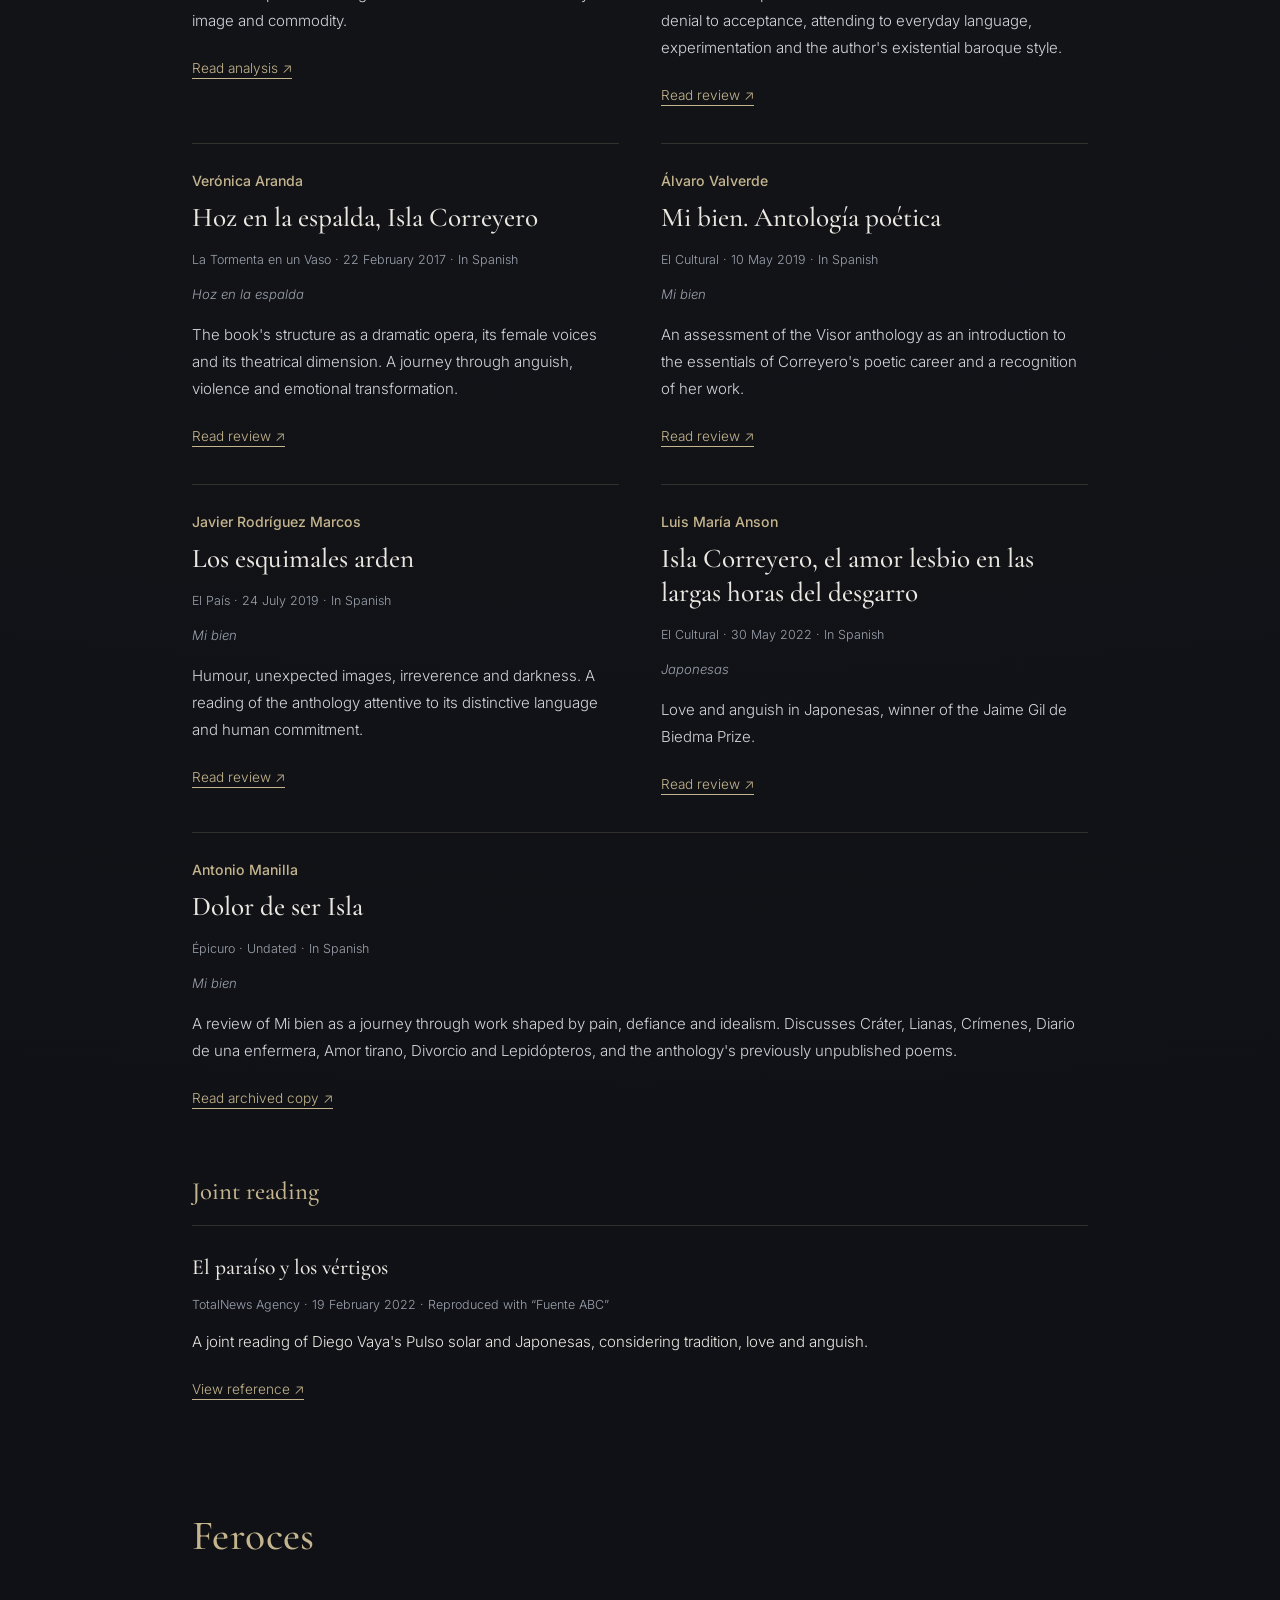
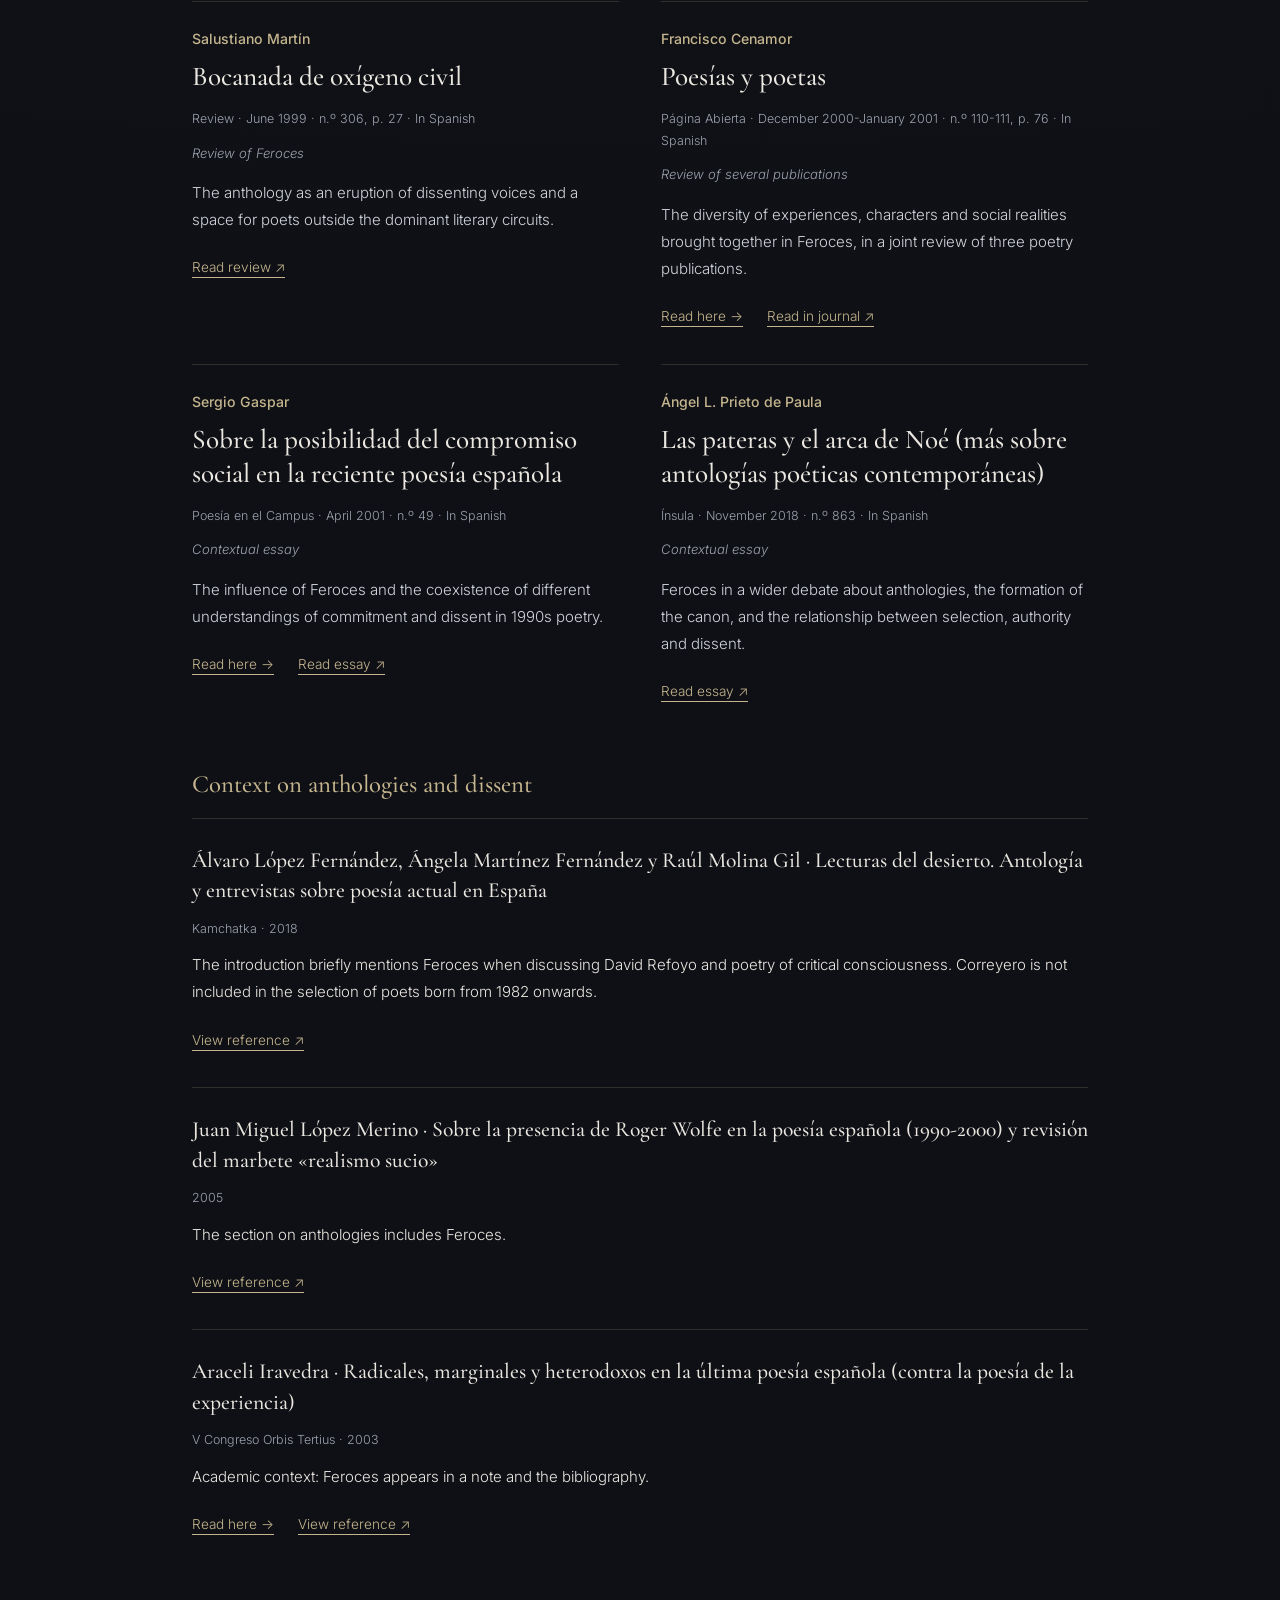
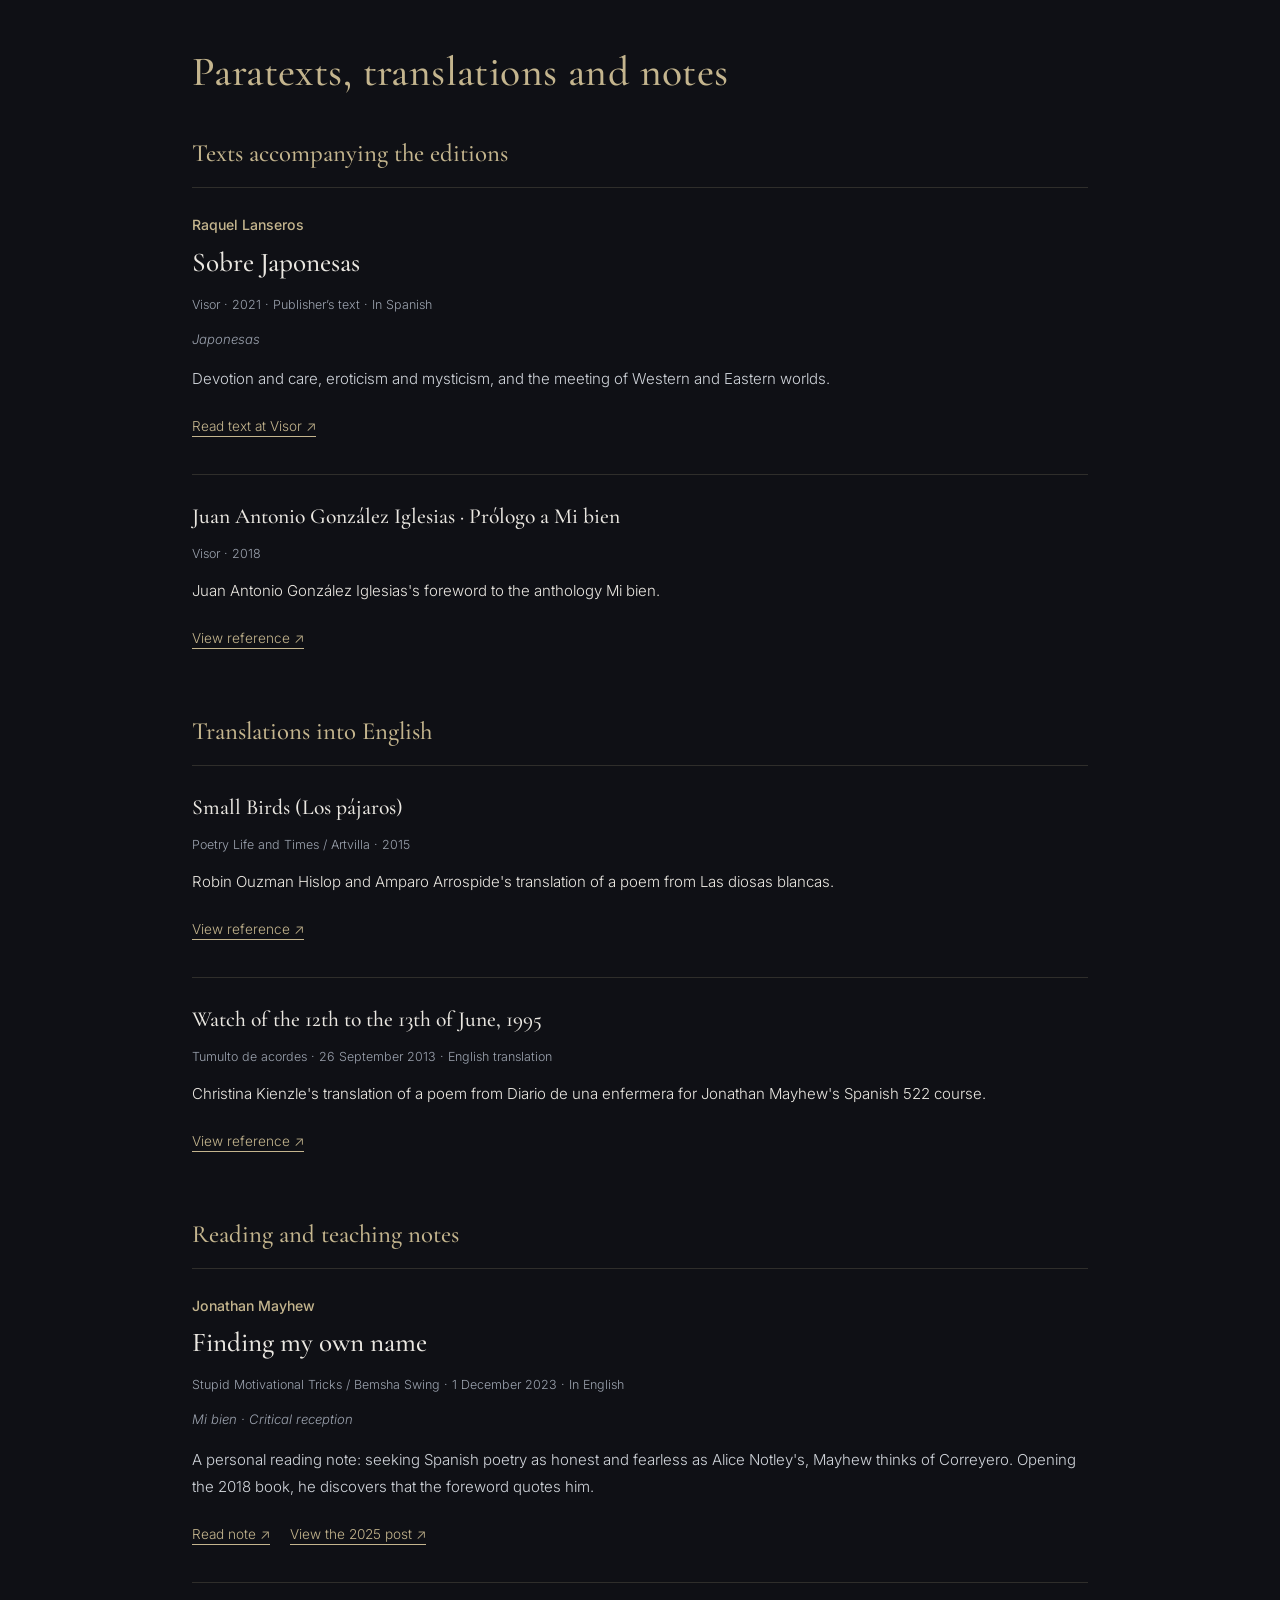
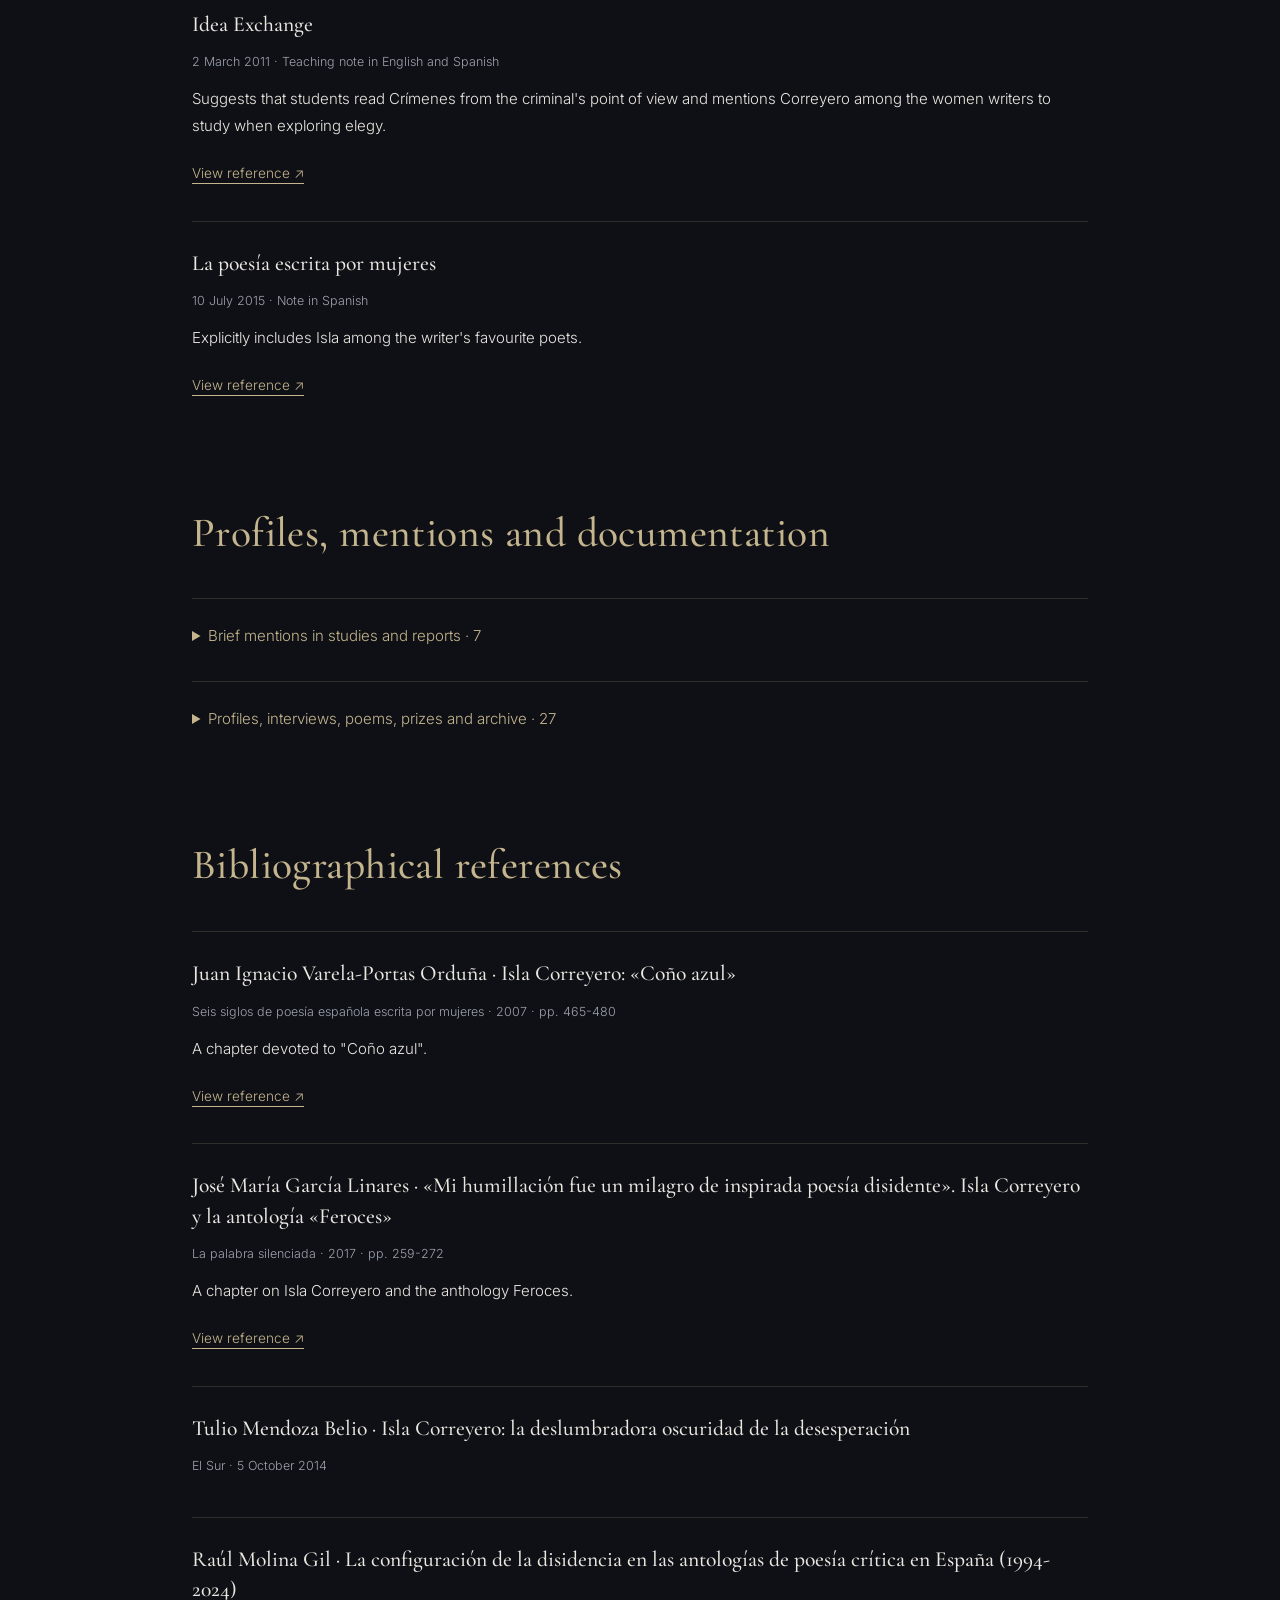
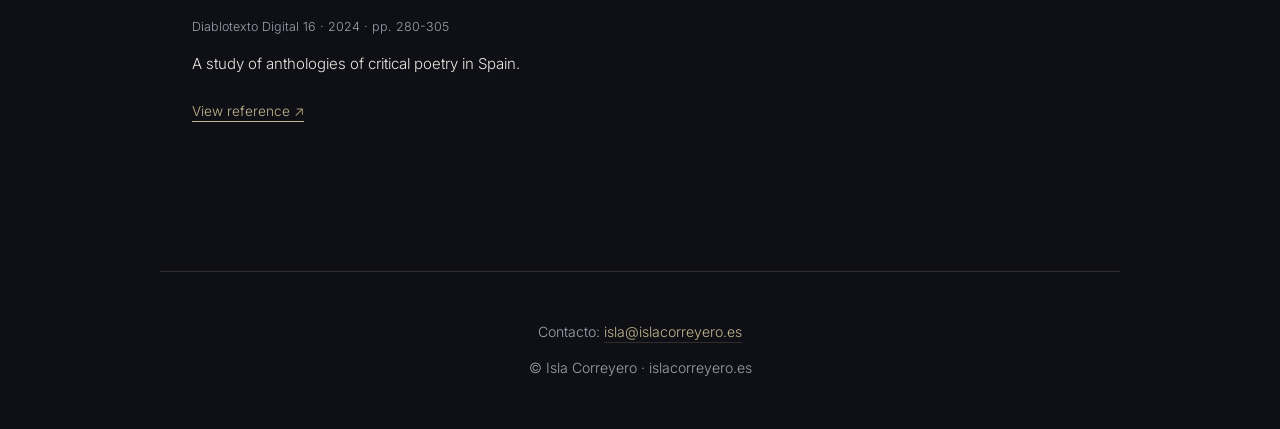
<file: critica.html>
<!DOCTYPE html>
<html lang="es">
<head>
<!-- Google tag (gtag.js) -->
<script async="" src="https://www.googletagmanager.com/gtag/js?id=G-M3G1P21QX7"></script>
<script>
    window.dataLayer = window.dataLayer || [];
    function gtag(){dataLayer.push(arguments);}
    gtag('js', new Date());

    gtag('config', 'G-M3G1P21QX7');
  </script>
<meta charset="utf-8"/>
<meta content="width=device-width, initial-scale=1.0" name="viewport"/>
<title>Crítica y Reseñas | Isla Correyero</title>
<meta content="Recepción crítica, artículos y reseñas sobre la obra poética de Isla Correyero." name="description"/>
<link href="favicon.png" rel="icon" type="image/png"/>
<link href="https://fonts.googleapis.com" rel="preconnect"/>
<link crossorigin="" href="https://fonts.gstatic.com" rel="preconnect"/>
<link href="https://fonts.googleapis.com/css2?family=Cormorant+Garamond:ital,wght@0,400;0,500;0,600;1,400;1,600&amp;family=Inter:wght@300;400;500&amp;display=swap" rel="stylesheet"/>
<link href="styles.css" rel="stylesheet"/>
<style>
.critica-toc{display:flex;flex-wrap:wrap;gap:12px 24px;margin:0 0 52px;padding-bottom:28px;border-bottom:1px solid var(--border-color)}
.critica-content a{color:var(--accent);text-underline-offset:5px;transition:color .2s}.critica-content a:hover{color:var(--text-main)}
.critica-toc a{font-size:.83rem;text-decoration:none;padding:8px 0}
.critica-content .file-group{padding:0 0 64px;scroll-margin-top:130px}
.critica-content .file-group-head{margin:0 0 28px}.critica-content .file-group-heading{font-family:var(--font-serif);font-size:2.15rem;font-weight:500;color:var(--accent);letter-spacing:.01em}
.critica-content .entries{display:grid;grid-template-columns:minmax(0,1fr);gap:0 42px}
.critica-content .entry,.critica-content .reference{border-top:1px solid var(--border-color);padding:26px 0;min-width:0;overflow-wrap:anywhere}
.critica-content .author{color:var(--accent);font-size:.88rem;line-height:1.6;font-weight:500;margin:0 0 9px}
.critica-content h3{font-family:var(--font-serif);font-size:1.7rem;line-height:1.25;font-weight:500;margin:0 0 14px}
.critica-content p{line-height:1.8;margin:0 0 14px;font-size:.94rem}
.critica-content .metadata{font-size:.78rem;color:var(--text-muted);line-height:1.75;margin:12px 0}
.critica-content .book{color:var(--text-muted);font-size:.82rem;font-style:italic}
.critica-content .description{color:#d1d5db}.critica-content .critica-link{display:inline-block;margin-right:20px;padding:9px 0;font-size:.85rem}
.critica-content .bibliography{margin-top:30px}.critica-content .bibliography>h3{font-size:1.55rem;color:var(--accent);margin:0 0 18px}
.critica-content .reference>.author{font-family:var(--font-serif);font-size:1.35rem;color:var(--text-main);line-height:1.4}
.critica-content details:not(.review-accordion){border-top:1px solid var(--border-color);margin:8px 0;padding:10px 0}
.critica-content details:not(.review-accordion)>summary{cursor:pointer;color:var(--accent);font-size:.94rem;padding:16px 0;line-height:1.5}
.critica-content .review-excerpt{font-size:1.2rem;text-align:left}.critica-content .review-full-text p{font-family:var(--font-serif);font-size:1.2rem}
@media(min-width:900px){.critica-content .entries{grid-template-columns:repeat(2,minmax(0,1fr))}.critica-content .entry:has(.review-accordion){grid-column:1/-1}.critica-content .file-group-heading{font-size:2.6rem}}
</style>  <link rel="canonical" href="https://islacorreyero.es/critica.html">
</head>
<body>
<header>
<div class="nav-container">
<a class="brand" href="/">Isla Correyero</a>
<a aria-label="View this page in English" class="language-switch" href="en/critica.html" hreflang="en" lang="en">EN</a>
<nav>
<ul>
<li><a href="/">Obra</a></li>
<li><a href="biografia.html">Biografía</a></li>
<li><a href="poemas.html">Poemas</a></li>
<li><a class="active" href="critica.html">Crítica</a></li>
<li><a href="videos.html">Vídeos</a></li>
        </ul>
</nav>
</div>
</header>
<main><div class="page-header"><h1 class="section-title">Crítica</h1><span class="section-subtitle">Estudios, reseñas y lecturas</span></div><div class="critica-content"><nav aria-label="Secciones de crítica" class="critica-toc"><a href="#critica-1">Estudios y ensayos</a><a href="#critica-2">Reseñas y lecturas</a><a href="#critica-3">Feroces</a><a href="#critica-4">Paratextos, traducciones y notas</a><a href="#critica-5">Perfiles, menciones y documentación</a><a href="#critica-6">Referencias bibliográficas</a></nav><section aria-labelledby="critica-1" class="file-group"><hgroup class="file-group-head"><h2 class="file-group-heading" id="critica-1">Estudios y ensayos</h2></hgroup><div class="entries"><article class="entry"><div><p class="author">Pedro Aldunate</p><h3>Hacia una lectura escénica de Diario de una enfermera de Isla Correyero</h3></div><p class="metadata">Nueva Revista del Pacífico · 2019 · n.º 71, pp. 3-29 · En español</p><p class="book">Diario de una enfermera</p><p class="description">La muerte propia y la muerte del otro, la dimensión dramática del poema y el cruce entre poesía, diario, autobiografía y memoria. Una lectura en diálogo con Enrique Lihn y Gonzalo Millán.</p><a class="critica-link" href="https://www.scielo.cl/scielo.php?pid=S0719-51762019000200003&amp;script=sci_arttext" rel="noopener noreferrer" target="_blank">Leer estudio ↗</a></article><article class="entry"><div><p class="author">Rafael Pontes Velasco</p><h3>Crímenes (1993), de Isla Correyero: el ilimitado potencial de la poesía noir</h3></div><p class="metadata">Reescrituras del género negro · Dykinson, 2022 · pp. 103-112 · En español</p><p class="book">Crímenes</p><p class="description">Un estudio de los criminales y las víctimas, la violencia y la compasión, y los vínculos entre el poema y el cine. Incluye una entrevista con la autora.</p><a class="critica-link local-reader-link" href="lector.html?doc=pontes-crimenes&amp;lang=es">Leer aquí <span aria-hidden="true">→</span></a> <a class="critica-link" href="https://riubu.ubu.es/handle/10259/8992" rel="noopener noreferrer" target="_blank">Leer capítulo ↗</a></article><article class="entry"><div><p class="author">Rossella Liuzzo</p><h3>Dire la malattia: due irruzioni poetiche nell’abisso</h3></div><p class="metadata">Artifara · n.º 21.2 (2021), pp. 105-120 · En italiano</p><p class="book">Diario de una enfermera</p><p class="description">Estudio comparado con La hija, de María García Zambrano. La vulnerabilidad compartida, la escucha y el cuidado como formas de acercarse a la enfermedad.</p><a class="critica-link local-reader-link" href="lector.html?doc=liuzzo-malattia&amp;lang=es">Leer aquí <span aria-hidden="true">→</span></a> <a class="critica-link" href="https://ojs.unito.it/index.php/artifara/article/view/6102/5500" rel="noopener noreferrer" target="_blank">Leer estudio ↗</a></article><article class="entry"><div><p class="author">Jonathan Mayhew</p><h3>Three Apologies for Poetry</h3></div><p class="metadata">The Twilight of the Avant-Garde: Spanish Poetry 1980-2000 · Liverpool University Press, 2009 · Capítulo pp. 32-48 · Isla Correyero: pp. 43-44 · En inglés</p><p class="book">Diario de una enfermera · Feroces</p><p class="description">Mayhew analiza y traduce la entrada del 29 de septiembre de 1994 de Diario de una enfermera. Compara su tono irónico y desenfadado con poemas de José Ángel Valente y Felipe Benítez Reyes. También sitúa Feroces frente a la poesía de la experiencia y las expectativas del canon.</p><a class="critica-link local-reader-link" href="lector.html?doc=mayhew-three-apologies&amp;lang=es">Leer aquí <span aria-hidden="true">→</span></a> <a class="critica-link" href="https://library.oapen.org/bitstream/handle/20.500.12657/34642/389223.pdf?sequence=1" rel="noopener noreferrer" target="_blank">Leer libro completo ↗</a></article></div><div class="bibliography"><h3>Análisis parciales en estudios de conjunto</h3><article class="reference"><p class="author">Miguel Ángel Muro · Scriptora Ludens (ensayo sobre Una mujer anda suelta de Tina Suárez Rojas)</p><p class="metadata">Tropelías · Número extraordinario 7 · 2020</p><p>Ensayo sobre Tina Suárez Rojas que compara su escritura con «Amenaza», «Mi retrato a lápiz» y «Coño azul» de Correyero.</p><a class="critica-link local-reader-link" href="lector.html?doc=muro-scriptora-ludens&amp;lang=es">Leer aquí <span aria-hidden="true">→</span></a> <a class="critica-link" href="https://papiro.unizar.es/ojs/index.php/tropelias/article/download/4665/3760/14402" rel="noopener noreferrer" target="_blank">Consultar referencia ↗</a></article><article class="reference"><p class="author">M. Dolores García Selma · La búsqueda de una identidad literaria. Un siglo de poesía escrita por mujeres</p><p class="metadata">Empireuma 30 · Otoño de 2004</p><p>Panorama con comentarios a «Anoréxica» y «La lectura».</p><a class="critica-link" href="https://hdl.handle.net/10045/114581" rel="noopener noreferrer" target="_blank">Consultar referencia ↗</a></article><article class="reference"><p class="author">Francisco José Sánchez García · La construcción del lenguaje poético en la Generación del 80. A propósito de la riqueza léxica</p><p class="metadata">Artifara 20.2 · 2020 · pp. 93-102</p><p>Análisis lexicométrico de diez poetas, con datos sobre el lenguaje de Correyero.</p><a class="critica-link local-reader-link" href="lector.html?doc=sanchez-lenguaje-poetico&amp;lang=es">Leer aquí <span aria-hidden="true">→</span></a> <a class="critica-link" href="https://ojs.unito.it/index.php/artifara/article/view/4425" rel="noopener noreferrer" target="_blank">Consultar referencia ↗</a></article><article class="reference"><p class="author">Jorge Díaz Martínez · Pablo García Casado: en las afueras de la poesía</p><p class="metadata">Phi. Philologia Romanistica Cultura III.1 · 2026</p><p>Apartado 3.2.2, «Isla Correyero: diario onírico», pp. 31-32: análisis formal de Diario de una enfermera.</p><a class="critica-link local-reader-link" href="lector.html?doc=diaz-garcia-casado&amp;lang=es">Leer aquí <span aria-hidden="true">→</span></a> <a class="critica-link" href="https://www.phi.ff.ukf.sk/wp-content/uploads/PHI-III-1.pdf" rel="noopener noreferrer" target="_blank">Consultar referencia ↗</a></article><article class="reference"><p class="author">M.ª Paz Cepedello Moreno · Lisístratas del siglo XX: el tratamiento del amor por el sujeto lírico</p><p class="metadata">Revista Internacional de Culturas y Literaturas · Abril de 2005</p><p>Panorama del sujeto lírico femenino con lecturas del cuerpo y de «Coño azul».</p><a class="critica-link" href="https://idus.us.es/server/api/core/bitstreams/7a16046e-9603-4bac-9308-1859e42157cb/content" rel="noopener noreferrer" target="_blank">Consultar referencia ↗</a></article><article class="reference"><p class="author">Ignacio Tajahuerce Sanz · El compromiso en la poesía española y su relación con la música popular (1975-2020)</p><p class="metadata">Tesis doctoral · Universidad de Zaragoza · PDF difundido en 2022</p><p>Desarrollo de la obra de Correyero y de «Coño azul».</p><a class="critica-link local-reader-link" href="lector.html?doc=tajahuerce-compromiso&amp;lang=es">Leer aquí <span aria-hidden="true">→</span></a> <a class="critica-link" href="https://zaguan.unizar.es/record/117305/files/TESIS-2022-106.pdf" rel="noopener noreferrer" target="_blank">Consultar referencia ↗</a></article></div></section><section aria-labelledby="critica-2" class="file-group"><hgroup class="file-group-head"><h2 class="file-group-heading" id="critica-2">Reseñas y lecturas</h2></hgroup><div class="entries"><article class="entry"><div><p class="author">José Antonio Llera</p><h3>Eros y cicuta</h3></div><p class="metadata">Reseña · En español</p><p class="book">Mi bien</p><p class="description">El erotismo, el cuerpo, la violencia y la enfermedad en una poesía que desborda las convenciones del canon. Una lectura de Mi bien como recorrido por el dolor y la elaboración de la pérdida.</p><blockquote class="review-excerpt">
            «Prefiero hablar del Eros feroz y arterial que caracteriza esta poesía, un erotismo que rebasa los límites del idealismo y se adentra en la exposición radical del cuerpo, en un lugar de transgresión, ya sea moral, estética o ideológica.»
          </blockquote><details class="review-accordion">
<summary class="review-btn">
<span class="review-btn-icon icon-plus">+</span>
<span class="review-btn-icon icon-minus">−</span>
<span class="btn-text-open">Leer reseña completa</span>
<span class="btn-text-close">Cerrar lectura</span>
</summary>
<div class="review-full-text">
<p>
                La obra de Isla Correyero rompe con muchos de los clichés que a menudo acompañan a la poesía de su generación. Me parece que <strong>no deberíamos acercarnos a ella bajo el paraguas de la autobiografía</strong>: lo autobiográfico es un modo de lectura y, además, implica una desfiguración, una ficción. Como lector, me encuentro más cómodo con otros modos de mirar. Prefiero hablar del <em>Eros feroz y arterial</em> que caracteriza esta poesía, un erotismo que rebasa los límites del idealismo y se adentra en la exposición radical del cuerpo, en un lugar de transgresión, ya sea moral, estética o ideológica. Me gusta pensarla a través de lo que Roland Barthes llamó <em>textos de goce</em>: una literatura que perturba las fronteras, que brota en desbordamiento continuo, en un exceso que amenaza y vigila.
              </p>
<p>
                El primer libro suyo que cayó en mis manos fue <em>Diario de una enfermera</em> (1996), un libro sobre la enfermedad, sobre la compasión ante lo doliente. En sus páginas habitan la orina azul, la desgarradura blanca y <strong>la esclavitud al cuerpo</strong>. Porque en la enfermedad todos somos rehenes de nuestro propio cuerpo, que descarna la identidad hasta ahogarla en la pura biología. El lector se reconoce en su oración y en las pompas de sangre. Llega la enfermera con sus labios antitetánicos y la muerte con su olor a liebre descompuesta.
              </p>
<p>
<em>Crímenes</em> (1993), otro de los títulos claves, me causó la misma conmoción. Me topé con los dientes de sierra de la poesía, con la víctima y su victimario sobre la matriz de unos tensos monólogos dramáticos. Entre los escollos de la crueldad, asomaba la culpa y la ternura. Me acordaba de la <em>Sociedad de Expertos en el Asesinato</em> de Thomas de Quincey, de ciertos poemas de Fonollosa, de los hombres infames de Foucault. Y hablo aquí de afinidades y convergencias, no de imitaciones. <em>Divorcio</em> (2015) pasa por ser <strong>uno de los pocos libros que conozco que toca de forma íntegra el tema de la violencia machista</strong>. Pero también va más allá: emana de él la necesidad implorante del otro.
              </p>
<p>
<em>Mi bien</em>, la antología que ha publicado Visor, me parece que llega casi como un libro nuevo, y no solo por lo que tiene de bienvenida o celebración, sino porque la obra de Isla ha tenido una recepción un tanto anómala. Las explicaciones pueden ser varias, pero creo que uno de los motivos tiene que ver con el canon dominante y el horizonte de expectativas. Esta poesía y su imaginario de raíz expresionista (plasticidad y truculencia, expolios y hogueras de la carne) <strong>son imposibles de acomodar dentro del sentimentalismo tibio y conversacional</strong>. Expulsada hacia la periferia por heterodoxa, vuelve ahora, como con frecuencia le sucede a todo lo reprimido. Este título, <em>Mi bien</em>, se antoja no solo como refugio o intimidad inviolable, sino como centro catártico. Hace bien a quien la escribe y a quien la lee; tiene efectos purgativos, como la tragedia ática. Pienso en aquellos versos de Jack Gilbert (<em>«In Dispraise of Poetry»</em>) en que la poesía se representa como un elefante blanco: exige grandes cuidados, grandes responsabilidades, y por esa razón es el más peligroso de los dones.
              </p>
<p>
                La antología se cierra con un poema luminoso que se titula «Luz de agosto bajo el nogal». Después de los territorios devastados, después de la ira, la traición y la cicuta, leemos un canto a la resurrección «después de haber estado recubierta de hielo». Es otra forma de nombrar a los murciélagos de la melancolía. Sería muy superficial decir que nos sitúa, al fin, en un <em>locus amoenus</em>, que nos presenta una estampa de comunión con la naturaleza en una tarde de agosto. Se trata de un poema sobre el final del duelo. Abre una brecha en el tiempo, consigna que lo perdido se ha incorporado —dolorosamente— al yo. <strong>Solo cuando se realiza esa elaboración y se asimila esa pérdida, puede brotar lo nuevo</strong>. Por eso <em>Mi bien</em> hace visible un trayecto y nos deja a la expectativa de lo que aún no está escrito.
              </p>
</div>
</details></article><article class="entry"><div><p class="author">Luis Alonso Girgado</p><h3>Isla Correyero</h3></div><p class="metadata">El Correo Cultural / El Correo Gallego · 15 de mayo de 1988 · p. 43 · En español</p><p class="book">Lianas</p><p class="description">Una lectura contemporánea a la publicación del libro: su arquitectura, la mezcla de registros, las imágenes, el erotismo y la aparición de una voz poética propia.</p><a class="critica-link local-reader-link" href="lector.html?doc=alonso-girgado-lianas&amp;lang=es">Leer aquí <span aria-hidden="true">→</span></a> <a class="critica-link" href="https://www.dipujaen.es/manuelandujar/high.raw?attachment=0000346778.pdf&amp;id=0000346778&amp;name=00000001.original.pdf" rel="noopener noreferrer" target="_blank">Ver recorte ↗</a></article><article class="entry"><div><p class="author">Antonio Ortega</p><h3>Entonces, el amor</h3></div><p class="metadata">Babelia / El País · 7 de junio de 2003 · En español</p><p class="book">Amor tirano</p><p class="description">La lucidez, la desesperación y la experiencia amorosa como materia poética. Ortega lee el libro como un collage de deseo, desamor, humillación y violencia, y vincula su radicalidad con la pluralidad de Feroces.</p><a class="critica-link" href="https://elpais.com/diario/2003/06/07/babelia/1054943422_850215.html" rel="noopener noreferrer" target="_blank">Leer reseña ↗</a></article><article class="entry"><div><p class="author">Antonio Crespo Massieu</p><h3>Amor tirano</h3></div><p class="metadata">Viento Sur · Mayo de 2004 · n.º 74, p. 97 · En español</p><p class="book">Amor tirano</p><p class="description">La pasión amorosa, la humillación y la violencia machista, leídas desde las voces de quienes las padecen. Una reseña breve que acompaña a una selección de poemas.</p><a class="critica-link local-reader-link" href="lector.html?doc=crespo-amor-tirano&amp;lang=es">Leer aquí <span aria-hidden="true">→</span></a> <a class="critica-link" href="https://cdn.vientosur.info/VScompletos/vs_0074.pdf" rel="noopener noreferrer" target="_blank">Leer en la revista ↗</a></article><article class="entry"><div><p class="author">Alejandro Céspedes</p><h3>Reseña de Género humano</h3></div><p class="metadata">Julio de 2014 · Texto conservado en el blog de Inspirar-Expirar ediciones · Medio original no identificado · En español</p><p class="book">Género humano</p><p class="description">Céspedes lee la madurez y la intensidad del dolor en Diario de una enfermera, y presenta Occidente como su continuación necesaria: la radiografía de un mundo enfermo.</p><a class="critica-link" href="http://inspirarexpirare.blogspot.com/2014/07/resena-de-alejandro-cespedes.html" target="_blank" rel="noopener noreferrer">Leer texto conservado ↗</a></article><article class="entry"><div><p class="author">Consuelo G. del Cid</p><h3>Reseña de Género humano</h3></div><p class="metadata">Tenemos la palabra · Marzo de 2014 · Texto conservado en el blog de Inspirar-Expirar ediciones · En español</p><p class="book">Género humano</p><p class="description">Del Cid recorre Diario de una enfermera, Occidente y Lepidópteros: el dolor y el cuidado, el consumo y la imagen, y la fuerza de una voz que celebra como madura y rotunda.</p><a class="critica-link" href="http://inspirarexpirare.blogspot.com/2014/03/resena-de-consuelo-g-del-cid-en-tenemos.html" target="_blank" rel="noopener noreferrer">Leer texto conservado ↗</a></article><article class="entry"><div><p class="author">Javier Vayá Albert</p><h3>Género humano, poesía para vivir</h3></div><p class="metadata">La Huella Digital · 26 de marzo de 2014 · En español</p><p class="book">Género humano</p><p class="description">La convivencia del dolor y la compasión en Diario de una enfermera, y la mirada crítica sobre la sociedad occidental en Occidente.</p><a class="critica-link" href="https://lahuelladigital.com/genero-humano-poesia-para-vivir/" rel="noopener noreferrer" target="_blank">Leer reseña ↗</a></article><article class="entry"><div><p class="author">Juan Varela-Portas de Orduña</p><h3>Coño azul</h3></div><p class="metadata">La Marea · 6 de junio de 2015 · En español</p><p class="book">Amor tirano</p><p class="description">Una lectura del cuerpo, el deseo y la soledad a través de «Coño azul». El poema se sitúa frente a la conversión del cuerpo en imagen y mercancía.</p><a class="critica-link" href="https://www.lamarea.com/2015/06/06/cono-azul-de-isla-correyero-o-del-cuerpo-espiritualizado-en-el-capitalismo-tardio/" rel="noopener noreferrer" target="_blank">Leer análisis ↗</a></article><article class="entry"><div><p class="author">José María Martínez</p><h3>Hoz en la espalda, de Isla Correyero</h3></div><p class="metadata">Paradojas del conserje · 23 de julio de 2015 · En español</p><p class="book">Hoz en la espalda</p><p class="description">Lee el divorcio como tema trágico y la sucesión de voces como una ópera de transformación. Recorre los cantos desde la negación hasta la aceptación, y atiende al lenguaje común, la experimentación y el barroquismo existencial de la autora.</p><a class="critica-link" href="https://paradojasdelconserje.blogspot.com/2015/07/hoz-en-la-espalda-de-isla-correyero.html" rel="noopener noreferrer" target="_blank">Leer reseña ↗</a></article><article class="entry"><div><p class="author">Verónica Aranda</p><h3>Hoz en la espalda, Isla Correyero</h3></div><p class="metadata">La Tormenta en un Vaso · 22 de febrero de 2017 · En español</p><p class="book">Hoz en la espalda</p><p class="description">La estructura del libro como ópera dramática, sus voces femeninas y su dimensión teatral. Un recorrido por el desgarro, la violencia y la transformación emocional.</p><a class="critica-link" href="https://latormentaenunvaso.blogspot.com/2017/02/hoz-en-la-espalda-isla-correyero.html" rel="noopener noreferrer" target="_blank">Leer reseña ↗</a></article><article class="entry"><div><p class="author">Álvaro Valverde</p><h3>Mi bien. Antología poética</h3></div><p class="metadata">El Cultural · 10 de mayo de 2019 · En español</p><p class="book">Mi bien</p><p class="description">Una valoración de la antología de Visor como acercamiento a lo esencial de la trayectoria poética de Correyero y como reconocimiento de su obra.</p><a class="critica-link" href="https://www.elespanol.com/el-cultural/letras/20190510/bien-antologia-poetica/397462061_0.html" rel="noopener noreferrer" target="_blank">Leer reseña ↗</a></article><article class="entry"><div><p class="author">Javier Rodríguez Marcos</p><h3>Los esquimales arden</h3></div><p class="metadata">El País · 24 de julio de 2019 · En español</p><p class="book">Mi bien</p><p class="description">Humor, imágenes insólitas, irreverencia y oscuridad. Una lectura de la antología que atiende a la singularidad de su lenguaje y a su compromiso humano.</p><a class="critica-link" href="https://elpais.com/cultura/2019/07/23/actualidad/1563903110_710045.html" rel="noopener noreferrer" target="_blank">Leer crítica ↗</a></article><article class="entry"><div><p class="author">Luis María Anson</p><h3>Isla Correyero, el amor lesbio en las largas horas del desgarro</h3></div><p class="metadata">El Cultural · 30 de mayo de 2022 · En español</p><p class="book">Japonesas</p><p class="description">El amor y el desgarro en Japonesas, premio Jaime Gil de Biedma.</p><a class="critica-link" href="https://www.elespanol.com/el-cultural/opinion/primera_palabra_luis_maria_anson/20220530/isla-correyero-amor-lesbio-largas-horas-desgarro/675812418_13.html" rel="noopener noreferrer" target="_blank">Leer crítica ↗</a></article></div><article class="entry"><div><p class="author">Antonio Manilla</p><h3>Dolor de ser Isla</h3></div><p class="metadata">Épicuro · Sin fecha · En español</p><p class="book">Mi bien</p><p class="description">Reseña de Mi bien como recorrido por una obra atravesada por el dolor, la insumisión y el idealismo. Lee Cráter, Lianas, Crímenes, Diario de una enfermera, Amor tirano, Divorcio y Lepidópteros, y comenta los inéditos de la antología.</p><a class="critica-link" href="https://web.archive.org/web/20240419221227/https://epicuro.es/dolor-de-ser-isla/" rel="noopener noreferrer" target="_blank">Leer copia archivada ↗</a></article><div class="bibliography"><h3>Lectura conjunta</h3><article class="reference"><p class="author">El paraíso y los vértigos</p><p class="metadata">TotalNews Agency · 19 de febrero de 2022 · Reproducción con «Fuente ABC»</p><p>Lectura conjunta de Pulso solar, de Diego Vaya, y Japonesas, con análisis de la tradición, el amor y el desgarro.</p><a class="critica-link" href="https://totalnewsagency.com/2022/02/19/el-paraiso-y-los-vertigos/" rel="noopener noreferrer" target="_blank">Consultar referencia ↗</a></article></div></section><section aria-labelledby="critica-3" class="file-group"><hgroup class="file-group-head"><h2 class="file-group-heading" id="critica-3">Feroces</h2></hgroup><div class="entries"><article class="entry"><div><p class="author">Salustiano Martín</p><h3>Bocanada de oxígeno civil</h3></div><p class="metadata">Reseña · Junio de 1999 · n.º 306, p. 27 · En español</p><p class="book">Reseña de Feroces</p><p class="description">La antología como irrupción de voces disidentes y como espacio para poetas apartados de los circuitos dominantes.</p><a class="critica-link" href="https://www.researchgate.net/publication/349348988_Isla_Correyero_ed_%27Feroces_Radicales_marginales_y_heterodoxos_en_la_ultima_poesia_espanola%27_Antologia_Bocanada_de_oxigeno_civil" rel="noopener noreferrer" target="_blank">Leer reseña ↗</a></article><article class="entry"><div><p class="author">Francisco Cenamor</p><h3>Poesías y poetas</h3></div><p class="metadata">Página Abierta · Diciembre de 2000-enero de 2001 · n.º 110-111, p. 76 · En español</p><p class="book">Crítica de varias publicaciones</p><p class="description">La diversidad de experiencias, personajes y realidades sociales que reúne Feroces, dentro de una reseña conjunta de tres publicaciones poéticas.</p><a class="critica-link local-reader-link" href="lector.html?doc=cenamor-poesias-poetas&amp;lang=es">Leer aquí <span aria-hidden="true">→</span></a> <a class="critica-link" href="https://www.accionenredmadrid.org/wp-content/uploads/2021/08/PA_110-111-enero2001.pdf" rel="noopener noreferrer" target="_blank">Leer en la revista ↗</a></article><article class="entry"><div><p class="author">Sergio Gaspar</p><h3>Sobre la posibilidad del compromiso social en la reciente poesía española</h3></div><p class="metadata">Poesía en el Campus · Abril de 2001 · n.º 49 · En español</p><p class="book">Ensayo de contexto</p><p class="description">La influencia de Feroces y la convivencia de distintas formas de entender el compromiso y la disidencia en la poesía de los noventa.</p><a class="critica-link local-reader-link" href="lector.html?doc=gaspar-compromiso-social&amp;lang=es">Leer aquí <span aria-hidden="true">→</span></a> <a class="critica-link" href="https://ifc.dpz.es/recursos/publicaciones/28/16/_ebook.pdf" rel="noopener noreferrer" target="_blank">Leer ensayo ↗</a></article><article class="entry"><div><p class="author">Ángel L. Prieto de Paula</p><h3>Las pateras y el arca de Noé (más sobre antologías poéticas contemporáneas)</h3></div><p class="metadata">Ínsula · Noviembre de 2018 · n.º 863 · En español</p><p class="book">Ensayo de contexto</p><p class="description">Feroces en un debate más amplio sobre las antologías, la formación del canon y la relación entre selección, autoridad y disidencia.</p><a class="critica-link" href="https://reader.digitalbooks.pro/content/preview/books/113681/book/OEBPS/Insula863-2.html" rel="noopener noreferrer" target="_blank">Leer ensayo ↗</a></article></div><div class="bibliography"><h3>Contexto sobre antologías y disidencia</h3><article class="reference"><p class="author">Álvaro López Fernández, Ángela Martínez Fernández y Raúl Molina Gil · Lecturas del desierto. Antología y entrevistas sobre poesía actual en España</p><p class="metadata">Kamchatka · 2018</p><p>En la introducción, mención breve de Feroces al situar a David Refoyo y la poesía de la conciencia crítica. Correyero no forma parte de la selección de poetas nacidos desde 1982.</p><a class="critica-link" href="https://turia.uv.es/index.php/kamchatka/en/article/view/12663" rel="noopener noreferrer" target="_blank">Consultar referencia ↗</a></article><article class="reference"><p class="author">Juan Miguel López Merino · Sobre la presencia de Roger Wolfe en la poesía española (1990-2000) y revisión del marbete «realismo sucio»</p><p class="metadata">2005</p><p>La sección sobre antologías incluye Feroces.</p><a class="critica-link" href="https://www.researchgate.net/publication/28106026_Sobre_la_presencia_de_Roger_Wolfe_en_la_poesia_espanola_1990-2000_y_revision_del_marbete_realismo_sucio" rel="noopener noreferrer" target="_blank">Consultar referencia ↗</a></article><article class="reference"><p class="author">Araceli Iravedra · Radicales, marginales y heterodoxos en la última poesía española (contra la poesía de la experiencia)</p><p class="metadata">V Congreso Orbis Tertius · 2003</p><p>Contexto académico: Feroces aparece en nota y bibliografía.</p><a class="critica-link local-reader-link" href="lector.html?doc=iravedra-radicales&amp;lang=es">Leer aquí <span aria-hidden="true">→</span></a> <a class="critica-link" href="https://www.memoria.fahce.unlp.edu.ar/trab_eventos/ev.39/ev.39.pdf" rel="noopener noreferrer" target="_blank">Consultar referencia ↗</a></article></div></section><section aria-labelledby="critica-4" class="file-group"><hgroup class="file-group-head"><h2 class="file-group-heading" id="critica-4">Paratextos, traducciones y notas</h2></hgroup><div class="bibliography"><h3>Textos que acompañan las ediciones</h3><article class="entry"><div><p class="author">Raquel Lanseros</p><h3>Sobre Japonesas</h3></div><p class="metadata">Visor · 2021 · Texto editorial · En español</p><p class="book">Japonesas</p><p class="description">La entrega y el cuidado, el erotismo y la mística, y el encuentro entre lo occidental y lo oriental. </p><a class="critica-link" href="https://www.visor-libros.com/products/japonesas" rel="noopener noreferrer" target="_blank">Leer texto en Visor ↗</a></article> <article class="reference"><p class="author">Juan Antonio González Iglesias · Prólogo a Mi bien</p><p class="metadata">Visor · 2018</p><p>Prólogo de Juan Antonio González Iglesias a la antología Mi bien.</p><a class="critica-link" href="https://www.visor-libros.com/products/mi-bien-antologia-poetica" rel="noopener noreferrer" target="_blank">Consultar referencia ↗</a></article></div><div class="bibliography"><h3>Traducciones al inglés</h3><article class="reference"><p class="author">Small Birds (Los pájaros)</p><p class="metadata">Poetry Life and Times / Artvilla · 2015</p><p>Traducción de Robin Ouzman Hislop y Amparo Arrospide de un poema de Las diosas blancas.</p><a class="critica-link" href="https://web.archive.org/web/20201013044021/http://www.artvilla.com/plt/small-birds-los-pajaros-a-poem-by-isla-correyero-translated-by-robin-ouzman-hislop-amparo-arrospide/" rel="noopener noreferrer" target="_blank">Consultar referencia ↗</a></article><article class="reference"><p class="author">Watch of the 12th to the 13th of June, 1995</p><p class="metadata">Tumulto de acordes · 26 de septiembre de 2013 · Traducción al inglés</p><p>Traducción de Christina Kienzle de un poema de Diario de una enfermera para el curso Spanish 522 de Jonathan Mayhew.</p><a class="critica-link" href="http://tumultodeacordes.blogspot.com/2013/09/guard-of-12th-to-13th-of-june-1995.html" rel="noopener noreferrer" target="_blank">Consultar referencia ↗</a></article></div><div class="bibliography"><h3>Notas de lectura y docencia</h3><article class="entry"><div><p class="author">Jonathan Mayhew</p><h3>Finding my own name</h3></div><p class="metadata">Stupid Motivational Tricks / Bemsha Swing · 1 de diciembre de 2023 · En inglés</p><p class="book">Mi bien · Recepción crítica</p><p class="description">Una nota personal de lectura: al buscar en español una poesía tan honesta y sin miedo como la de Alice Notley, Mayhew piensa en Correyero. Al abrir el libro de 2018 descubre que el prólogo lo cita. </p><a class="critica-link" href="http://prosedoctor.blogspot.com/2023/12/finding-my-own-name.html" rel="noopener noreferrer" target="_blank">Leer nota ↗</a><a class="critica-link" href="http://prosedoctor.blogspot.com/2025/05/notley.html" rel="noopener noreferrer" target="_blank">Ver la entrada de 2025 ↗</a></article> <article class="reference"><p class="author">Idea Exchange</p><p class="metadata">2 de marzo de 2011 · Nota docente en inglés y español</p><p>Propone a sus alumnos una lectura de Crímenes desde el punto de vista del criminal y menciona a Correyero entre las autoras para estudiar la elegía.</p><a class="critica-link" href="http://prosedoctor.blogspot.com/2011/03/idea-exchange.html" rel="noopener noreferrer" target="_blank">Consultar referencia ↗</a></article><article class="reference"><p class="author">La poesía escrita por mujeres</p><p class="metadata">10 de julio de 2015 · Nota en español</p><p>Incluye expresamente a Isla entre sus poetas preferidas. </p><a class="critica-link" href="http://prosedoctor.blogspot.com/2015/07/heres-note-i-wrote-for-facebook.html" rel="noopener noreferrer" target="_blank">Consultar referencia ↗</a></article></div></section><section aria-labelledby="critica-5" class="file-group"><hgroup class="file-group-head"><h2 class="file-group-heading" id="critica-5">Perfiles, menciones y documentación</h2></hgroup><details><summary>Menciones breves en estudios y reportajes · 7</summary><article class="reference"><p class="author">Francisco José Peña Rodríguez · La expresión del eros y la sexualidad en la poesía actual de mujeres (1994-2019)</p><p class="metadata">Siglo XXI. Literatura y Cultura Españolas 17 · 2019 · pp. 155-178</p><p>Mención de Correyero en p. 157, dentro de una cita de Rodríguez Cañada sobre la poesía erótica de los ochenta.</p><a class="critica-link local-reader-link" href="lector.html?doc=pena-eros-sexualidad&amp;lang=es">Leer aquí <span aria-hidden="true">→</span></a> <a class="critica-link" href="https://dialnet.unirioja.es/descarga/articulo/7184409.pdf" rel="noopener noreferrer" target="_blank">Consultar referencia ↗</a></article><article class="reference"><p class="author">María Rosal Nadales · Las poetas de fin de siglo. Aspectos formales</p><p class="metadata">Anuario de Estudios Filológicos XXXIII · 2010 · pp. 239-251</p><p>Incluye Diario de una enfermera en una lista de poemarios concebidos como unidad estructural de tono y forma.</p><a class="critica-link" href="https://hispadoc.es/descarga/articulo/3401802.pdf" rel="noopener noreferrer" target="_blank">Consultar referencia ↗</a></article><article class="reference"><p class="author">Juan Antonio González Iglesias · Poesía en Palacio. XI Velada</p><p class="metadata">Avisos. Noticias de la Real Biblioteca V, 18 · Julio-septiembre de 1999</p><p>Ensayo sobre José Ángel Valente. Cita una definición de poesía de Correyero: «un margen de conciencia dedicado al Resplandor».</p><a class="critica-link" href="https://revistas.patrimonionacional.es/index.php/Avisos/article/view/673" rel="noopener noreferrer" target="_blank">Consultar referencia ↗</a></article><article class="reference"><p class="author">Concha García, Noni Benegas y Carlos Álvarez-Ude · Poetas españolas en el fin de siglo</p><p class="metadata">Ínsula 630 · Junio de 1999</p><p>Conversación coordinada por Concha García. Noni Benegas comenta el uso de la palabra «coño» en la poesía de Correyero.</p><a class="critica-link" href="https://www.insula.es/sites/default/files/articulos_muestra/INSULA%20630.htm" rel="noopener noreferrer" target="_blank">Consultar referencia ↗</a></article><article class="reference"><p class="author">Mario Martín Gijón · 25 años de poesía en Extremadura</p><p class="metadata">Tejuelo 9 · 2010 · pp. 195-199</p><p>Reseña de la antología de Miguel Ángel Lama. Mención breve de Correyero en p. 197.</p><a class="critica-link" href="https://dialnet.unirioja.es/descarga/articulo/6128984.pdf" rel="noopener noreferrer" target="_blank">Consultar referencia ↗</a></article><article class="reference"><p class="author">Jaime Cedillo · Radiografía del dolor en la literatura</p><p class="metadata">El Cultural · 27 de junio de 2017</p><p>Reportaje panorámico con un párrafo sobre Diario de una enfermera.</p><a class="critica-link" href="https://www.elespanol.com/el-cultural/letras/20170627/radiografia-dolor-literatura/226978793_0.html" rel="noopener noreferrer" target="_blank">Consultar referencia ↗</a></article><article class="reference"><p class="author">Sergio Fernández Martínez · El cuerpo enfermo en la poesía española del siglo XXI: la renovación de un motivo literario</p><p class="metadata">Castilla 14 · 2023 · pp. 195-224</p><p>Estudio panorámico con una referencia introductoria a Diario de una enfermera.</p><a class="critica-link" href="https://dialnet.unirioja.es/descarga/articulo/9041335.pdf" rel="noopener noreferrer" target="_blank">Consultar referencia ↗</a></article></details><details><summary>Perfiles, entrevistas, poemas, premios y archivo · 27</summary><article class="reference"><p class="author">Diario de una enfermera</p><p class="metadata">Viento Sur 33 · Julio de 1997 · p. 111</p><p>Nota introductoria breve, sin firma visible, seguida de una selección de poemas.</p><a class="critica-link local-reader-link" href="lector.html?doc=viento-sur-diario&amp;lang=es">Leer aquí <span aria-hidden="true">→</span></a> <a class="critica-link" href="https://cdn.vientosur.info/VScompletos/vs_0033.pdf" rel="noopener noreferrer" target="_blank">Consultar referencia ↗</a></article><article class="reference"><p class="author">Manuel Llorente · Isla Correyero: angustia, venganza, desesperación</p><p class="metadata">El Mundo / La Esfera de Papel · 16 de octubre de 2018</p><p>Perfil con entrevista a propósito de Mi bien.</p><a class="critica-link" href="https://www.elmundo.es/cultura/laesferadepapel/2018/10/16/5bbfa40f468aebaa4b8b4660.html" rel="noopener noreferrer" target="_blank">Consultar referencia ↗</a></article><article class="reference"><p class="author">Mi bien, poemas de Isla Correyero</p><p class="metadata">Zenda · 5 de noviembre de 2018</p><p>Presentación breve seguida de selección de poemas.</p><a class="critica-link" href="https://www.zendalibros.com/bien-poemas-isla-correyero/" rel="noopener noreferrer" target="_blank">Consultar referencia ↗</a></article><article class="reference"><p class="author">Alfredo Infantes Delgado · Isla Correyero, la poeta feroz</p><p class="metadata">Libreopinante · 23 de septiembre de 2023</p><p>Semblanza breve y selección extensa de poemas.</p><a class="critica-link" href="https://libreopinante.es/alfredo-infantes-delgado/isla-correyero" rel="noopener noreferrer" target="_blank">Consultar referencia ↗</a></article><article class="reference"><p class="author">Hoz en la espalda · Ficha editorial</p><p class="metadata">Huerga &amp; Fierro · Sin fecha visible</p><p>Describe su concepción como ópera dramática y fecha la representación en Salamanca en 2014.</p><a class="critica-link" href="https://huergayfierro.com/hoz-en-la-espalda/" rel="noopener noreferrer" target="_blank">Consultar referencia ↗</a></article><article class="reference"><p class="author">Isla Correyero · Muestra de poesía femenina hispanoamericana 1</p><p class="metadata">Proyecto Patrimonio · 2011</p><p>Selección de poemas en español.</p><a class="critica-link" href="http://letras.mysite.com/mm170411.html" rel="noopener noreferrer" target="_blank">Consultar referencia ↗</a></article><article class="reference"><p class="author">Isla Correyero o el movimiento sin fin</p><p class="metadata">Ágora · 17 de septiembre de 2013</p><p>Nota de presentación de la serie La escritura plural y selección de poemas.</p><a class="critica-link" href="https://diariopoliticoyliterario.blogspot.com/2013/09/isla-correyero-o-el-movimiento-sin-fin.html" rel="noopener noreferrer" target="_blank">Consultar referencia ↗</a></article><article class="reference"><p class="author">Lorena G. Maldonado · Isla Correyero, la «Almodóvar» de la poesía que mezcla religión y coños azules</p><p class="metadata">El Español · 16 de octubre de 2018</p><p>Perfil literario con declaraciones de la autora.</p><a class="critica-link" href="https://www.elespanol.com/cultura/libros/20181016/isla-correyero-almodovar-poesia-mezcla-religion-azules/345716691_0.html" rel="noopener noreferrer" target="_blank">Consultar referencia ↗</a></article><article class="reference"><p class="author">Pau Vidal · Los poetas se ven las caras</p><p class="metadata">El País, Cataluña · 29 de noviembre de 1998</p><p>Crónica de las jornadas de la ACEC y de la intervención de Correyero sobre Feroces.</p><a class="critica-link" href="https://elpais.com/diario/1998/11/29/catalunya/912305249_850215.html" rel="noopener noreferrer" target="_blank">Consultar referencia ↗</a></article><article class="reference"><p class="author">Héctor Márquez · Feroces</p><p class="metadata">El País, Andalucía · 7 de septiembre de 1998</p><p>Recepción periodística de la antología.</p><a class="critica-link" href="https://elpais.com/diario/1998/09/07/andalucia/905120549_850215.html" rel="noopener noreferrer" target="_blank">Consultar referencia ↗</a></article><article class="reference"><p class="author">Héctor Márquez · Las encarnizadas disputas entre poetas marcan la presentación de la antología «Feroces» en Málaga</p><p class="metadata">El País, Andalucía · 7 de febrero de 1999</p><p>Crónica de la presentación y la polémica entre corrientes poéticas.</p><a class="critica-link" href="https://elpais.com/diario/1999/02/07/andalucia/918343345_850215.html" rel="noopener noreferrer" target="_blank">Consultar referencia ↗</a></article><article class="reference"><p class="author">LGM · Diez poemas a reivindicar</p><p class="metadata">El Español · 21 de marzo de 2016</p><p>Incluye «Talento».</p><a class="critica-link" href="https://www.elespanol.com/cultura/libros/20160321/111239026_0.html" rel="noopener noreferrer" target="_blank">Consultar referencia ↗</a></article><article class="reference"><p class="author">Lorena G. Maldonado y Ainhoa Iriberri · Doce poemas para combatir el «postureo» de Twitter</p><p class="metadata">El Español · 21 de marzo de 2018</p><p>Incluye «Terciopelo azul».</p><a class="critica-link" href="https://www.elespanol.com/cultura/20180321/doce-poemas-combatir-postureo-twitter/293720988_0.html" rel="noopener noreferrer" target="_blank">Consultar referencia ↗</a></article><article class="reference"><p class="author">Foja de poesía n.º 207: Isla Correyero</p><p class="metadata">Círculo de Poesía · 27 de junio de 2010</p><p>Selección de poemas y semblanza.</p><a class="critica-link" href="https://circulodepoesia.com/2010/06/foja-de-poesia-no-207-isla-correyero/" rel="noopener noreferrer" target="_blank">Consultar referencia ↗</a></article><article class="reference"><p class="author">Isla Correyero · Curaduría de Yordan Arroyo</p><p class="metadata">AJKÖ KI 4 · 16 de enero de 2025</p><p>Selección de Mi bien y semblanza.</p><a class="critica-link" href="https://revistaajkoki.com/index.php/poesia/214-isla-correyero" rel="noopener noreferrer" target="_blank">Consultar referencia ↗</a></article><article class="reference"><p class="author">Diccionario de escritoras extremeñas · Entrada de Isla Correyero</p><p class="metadata">Centro de Documentación e Información de Extremadura</p><p>Repertorio biobibliográfico, pp. 63-64 de la copia digital.</p><a class="critica-link local-reader-link" href="lector.html?doc=diccionario-escritoras&amp;lang=es">Leer aquí <span aria-hidden="true">→</span></a> <a class="critica-link" href="https://cdiex.es/storage/files/2024_10/08EGRPhCLogqfGRGDhuFkdgyoE6qBy0GiYKQbth3.pdf" rel="noopener noreferrer" target="_blank">Consultar referencia ↗</a></article><article class="reference"><p class="author">Eloísa Otero · La poeta Isla Correyero presenta en León «Mi bien», su antología esencial</p><p class="metadata">TAM-TAM PRESS · 19 de febrero de 2019</p><p>Anuncio de la presentación prevista para el 22 de febrero.</p><a class="critica-link" href="https://tamtampress.es/2019/02/19/la-poeta-isla-correyero-presenta-en-leon-mi-bien-su-antologia-esencial/" rel="noopener noreferrer" target="_blank">Consultar referencia ↗</a></article><article class="reference"><p class="author">Isla Correyero gana el Premio de Poesía Jaime Gil de Biedma</p><p class="metadata">El Cultural · 22 de junio de 2021</p><p>Noticia del premio y publicación de dos poemas de Japonesas.</p><a class="critica-link" href="https://www.elespanol.com/el-cultural/letras/poesia/20210622/isla-correyero-premio-poesia-jaime-gil-biedma/590942638_0.html" rel="noopener noreferrer" target="_blank">Consultar referencia ↗</a></article><article class="reference"><p class="author">Isla Correyero galardonada con el Premio Internacional de Poesía Jaime Gil de Biedma de la Diputación</p><p class="metadata">Cadena SER · 23 de junio de 2021</p><p>Noticia del galardón por Japonesas.</p><a class="critica-link" href="https://cadenaser.com/emisora/2021/06/23/radio_segovia/1624434187_849205.html" rel="noopener noreferrer" target="_blank">Consultar referencia ↗</a></article><article class="reference"><p class="author">Entreletras recomienda 15 libros de Poesía</p><p class="metadata">Entreletras · 21 de diciembre de 2021</p><p>Recomendación navideña que incluye Japonesas y reproduce el texto de Lanseros.</p><a class="critica-link" href="https://www.entreletras.eu/entreletras-recomienda-15-libros-de-poesia/" rel="noopener noreferrer" target="_blank">Consultar referencia ↗</a></article><article class="reference"><p class="author">Correyero, ganadora del Premio Gil de Biedma 2021: «Escribir en castellano es lo más moderno y radical que se puede hacer»</p><p class="metadata">ABC · 3 de diciembre de 2021</p><p>Crónica de la entrega del premio con declaraciones de la autora sobre Japonesas y su escritura.</p><a class="critica-link" href="https://www.abc.es/espana/castilla-leon/abci-correyero-ganadora-premio-biedma-2021-escribir-castellano-mas-moderno-y-radical-puede-hacer-202112031728_noticia.html" rel="noopener noreferrer" target="_blank">Consultar referencia ↗</a></article><article class="reference"><p class="author">La cacereña Isla Correyero, con Japonesas, conquista el Premio de Poesía Jaime Gil de Biedma</p><p class="metadata">ABC · 22 de junio de 2021</p><p>Noticia del fallo del Premio de Poesía Jaime Gil de Biedma.</p><a class="critica-link" href="https://www.abc.es/espana/castilla-leon/abci-cacerena-isla-correyero-japonesas-conquista-premio-poesia-jaime-biedma-202106221431_noticia.html" rel="noopener noreferrer" target="_blank">Consultar referencia ↗</a></article><article class="reference"><p class="author">Fallo del XXXI Premio de Poesía Jaime Gil de Biedma</p><p class="metadata">Segoviaudaz · 22 de junio de 2021</p><p>Crónica completa con las valoraciones que Gonzalo Santonja transmite sobre Japonesas.</p><a class="critica-link" href="https://segoviaudaz.es/y-el-premio-de-la-xxxi-edicion-del-premio-de-poesia-jaime-gil-de-biedma-va-para/" rel="noopener noreferrer" target="_blank">Consultar referencia ↗</a></article><article class="reference"><p class="author">Poetas de hoy: Isla Correyero, proveedora de azules</p><p class="metadata">Mis citas en el café de Elvira · 3 de diciembre de 2008</p><p>Carta firmada Caminante K y selección de poemas con notas de lectura.</p><a class="critica-link" href="http://tardesdeazotea.blogspot.com/2008/12/poetas-de-hoy-isla-correyero-proveedora.html" rel="noopener noreferrer" target="_blank">Consultar referencia ↗</a></article><article class="reference"><p class="author">Lianas · Sinopsis de catálogo</p><p class="metadata">Lecturalia · Sin fecha visible</p><p>Sinopsis de catálogo sobre el recorrido del libro desde «la historia» hasta el silencio.</p><a class="critica-link" href="https://www.lecturalia.com/libro/105954/lianas" rel="noopener noreferrer" target="_blank">Consultar referencia ↗</a></article><article class="reference"><p class="author">Justas Poéticas en la Plaza Mayor de Madrid</p><p class="metadata">Europa Press · 17 de octubre de 2018</p><p>Noticia de la participación de Isla, Ana Merino y Ángela Segovia.</p><a class="critica-link" href="https://www.europapress.es/madrid/noticia-tres-generaciones-creadoras-reviviran-espiritu-justas-poetica-domingo-plaza-mayor-20181017185757.html" rel="noopener noreferrer" target="_blank">Consultar referencia ↗</a></article><article class="reference"><p class="author">Bilbao Poesía 2020 · Dossier de poetas</p><p class="metadata">Ayuntamiento de Bilbao · 2020</p><p>Pequeña biografía de presentación de Isla Correyero.</p></article></details></section><section aria-labelledby="critica-6" class="file-group"><hgroup class="file-group-head"><h2 class="file-group-heading" id="critica-6">Referencias bibliográficas</h2></hgroup><div class="bibliography"><article class="reference"><p class="author">Juan Ignacio Varela-Portas Orduña · Isla Correyero: «Coño azul»</p><p class="metadata">Seis siglos de poesía española escrita por mujeres · 2007 · pp. 465-480</p><p>Capítulo dedicado a «Coño azul».</p><a class="critica-link" href="https://www.ucm.es/erfitei/juan-varela-curriculum" rel="noopener noreferrer" target="_blank">Consultar referencia ↗</a></article><article class="reference"><p class="author">José María García Linares · «Mi humillación fue un milagro de inspirada poesía disidente». Isla Correyero y la antología «Feroces»</p><p class="metadata">La palabra silenciada · 2017 · pp. 259-272</p><p>Capítulo sobre Isla Correyero y la antología Feroces.</p><a class="critica-link" href="https://dialnet.unirioja.es/servlet/articulo?codigo=6263823" rel="noopener noreferrer" target="_blank">Consultar referencia ↗</a></article><article class="reference"><p class="author">Tulio Mendoza Belio · Isla Correyero: la deslumbradora oscuridad de la desesperación</p><p class="metadata">El Sur · 5 de octubre de 2014</p><p></p></article><article class="reference"><p class="author">Raúl Molina Gil · La configuración de la disidencia en las antologías de poesía crítica en España (1994-2024)</p><p class="metadata">Diablotexto Digital 16 · 2024 · pp. 280-305</p><p>Estudio sobre las antologías de poesía crítica en España.</p><a class="critica-link" href="https://dialnet.unirioja.es/servlet/articulo?codigo=9875763" rel="noopener noreferrer" target="_blank">Consultar referencia ↗</a></article></div></section></div></main>
<footer>
<div class="footer-contact">
<p>Contacto: <a href="mailto:isla@islacorreyero.es">isla@islacorreyero.es</a></p>
</div>
<p>© Isla Correyero · islacorreyero.es</p>
</footer>
<script defer="" src="language.js"></script>
</body>
                                                                                                                                                                                                                                                                                                                                                                                                                                                                                                                                                                                                                                                                                                                                                                                                                                                                                                                                                                                                                                                                                                                                                                                                                                                                                                                                                                                                                                                                                                                                                                                                                                                                                                                                                                                                                                                                                                                                                                                                                                                                                                                                                                                                                                                                                                                                                                                                                                                                                                                                                                                                                                                                                                                                                                                                                                                                                                                                                                                                                                                                                                                                                                                                                                                                                                                                                                                                                                                                                                                                                                                                                                                                                                                                                                                                                                                                                                                                                                                                                                                                                                                                                                                                                                                                                                                                                                                                                                                                                                                                                                                                                                                                                                                                                                                                                                                                                                                                                                                                                                                                                                                                                                                                                                                                                                                                                                                                                                                                                                                                                                                                                                                                                                                                                                                                                                                                                                                                                                                                                                                                                                                                                                                                                                                                                                                                                                                                                                                                                                                                                                                                                                                                                                                                                                                                                                                                                                                                                                                                                                                                                                                                                                                                                                                                                                                                                                                                                                                                                                                                                                                                                                                                                                                                                                                                                                                                                                                                                                                                                                                                                                                                                                                                                                                                                                                                                                                                                                                                                                                                                                                                                                                                                                                                                                                                                                                                                                                                                                                                                                                                                                                                                                                                                                                                                                                                                                                                                                                                                                                                                                                                                                                                                                                                                                                                                                                                                                                                                                                                                                                                                                                                                                                                                                                                                                                                                                                                                                                                                                                                                                                                                                                                                                                                                                                                                                                                                                                                                                                                                                                                                                                                                                                                                                                                                                                                                                                                                                                                                                                                                                                                                                                                                                                                                                                                                                                                                                                                                                                                                                                                                                                                                                                                                                                                                                                                                                                                                                                                                                                                                                                                                                                                                                                                                                                                                                                                                                                                                                                                                                                                                                                                                   </html>
</file>
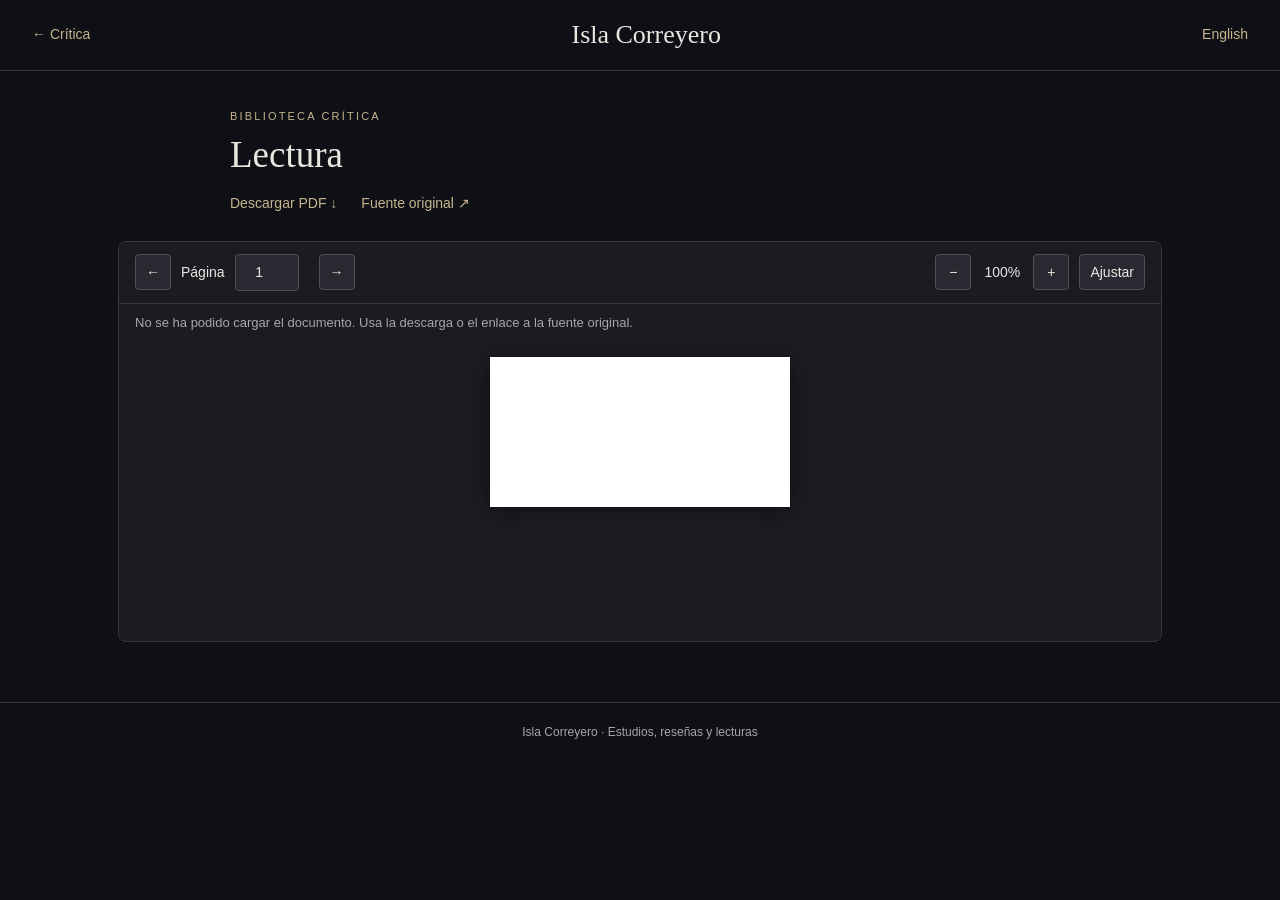
<file: lector.html>
<!doctype html>
<html lang="es"><head><meta charset="utf-8"><meta name="viewport" content="width=device-width,initial-scale=1"><meta name="robots" content="noindex"><title>Lectura · Isla Correyero</title><link rel="icon" href="favicon.png"><link rel="stylesheet" href="lector.css"><script type="module" src="lector.js"></script></head>
<body><header><a id="back" href="critica.html">← Crítica</a><a class="brand" href="index.html">Isla Correyero</a><a id="language" href="?lang=en">English</a></header>
<main><div class="document-heading"><p class="eyebrow" id="eyebrow">BIBLIOTECA CRÍTICA</p><h1 id="title">Lectura</h1><p id="note"></p><div class="links"><a id="download" download>Descargar PDF ↓</a><a id="source" target="_blank" rel="noopener noreferrer">Fuente original ↗</a></div></div>
<section aria-label="Visor PDF" id="reader"><nav class="toolbar" aria-label="Controles de lectura"><div class="page-controls"><button id="prev" aria-label="Página anterior">←</button><label for="page" id="page-label">Página</label><input id="page" type="number" min="1" value="1" inputmode="numeric"><span id="total"></span><button id="next" aria-label="Página siguiente">→</button></div><div class="zoom-controls"><button id="minus" aria-label="Reducir zoom">−</button><output id="zoom">100%</output><button id="plus" aria-label="Ampliar zoom">+</button><button id="fit">Ajustar</button></div></nav><p id="status" role="status">Cargando documento…</p><div id="paper-wrap"><canvas id="paper" role="img" aria-label="Página del documento"></canvas></div><div class="accessible"><h2 id="text-heading">Texto de la página</h2><p id="page-text"></p></div></section><noscript>Activa JavaScript para usar el visor. Los enlaces de los documentos originales están disponibles en <a href="critica.html">Crítica</a>.</noscript></main><footer>Isla Correyero · <span id="footer-note">Estudios, reseñas y lecturas</span></footer></body></html>
</file>
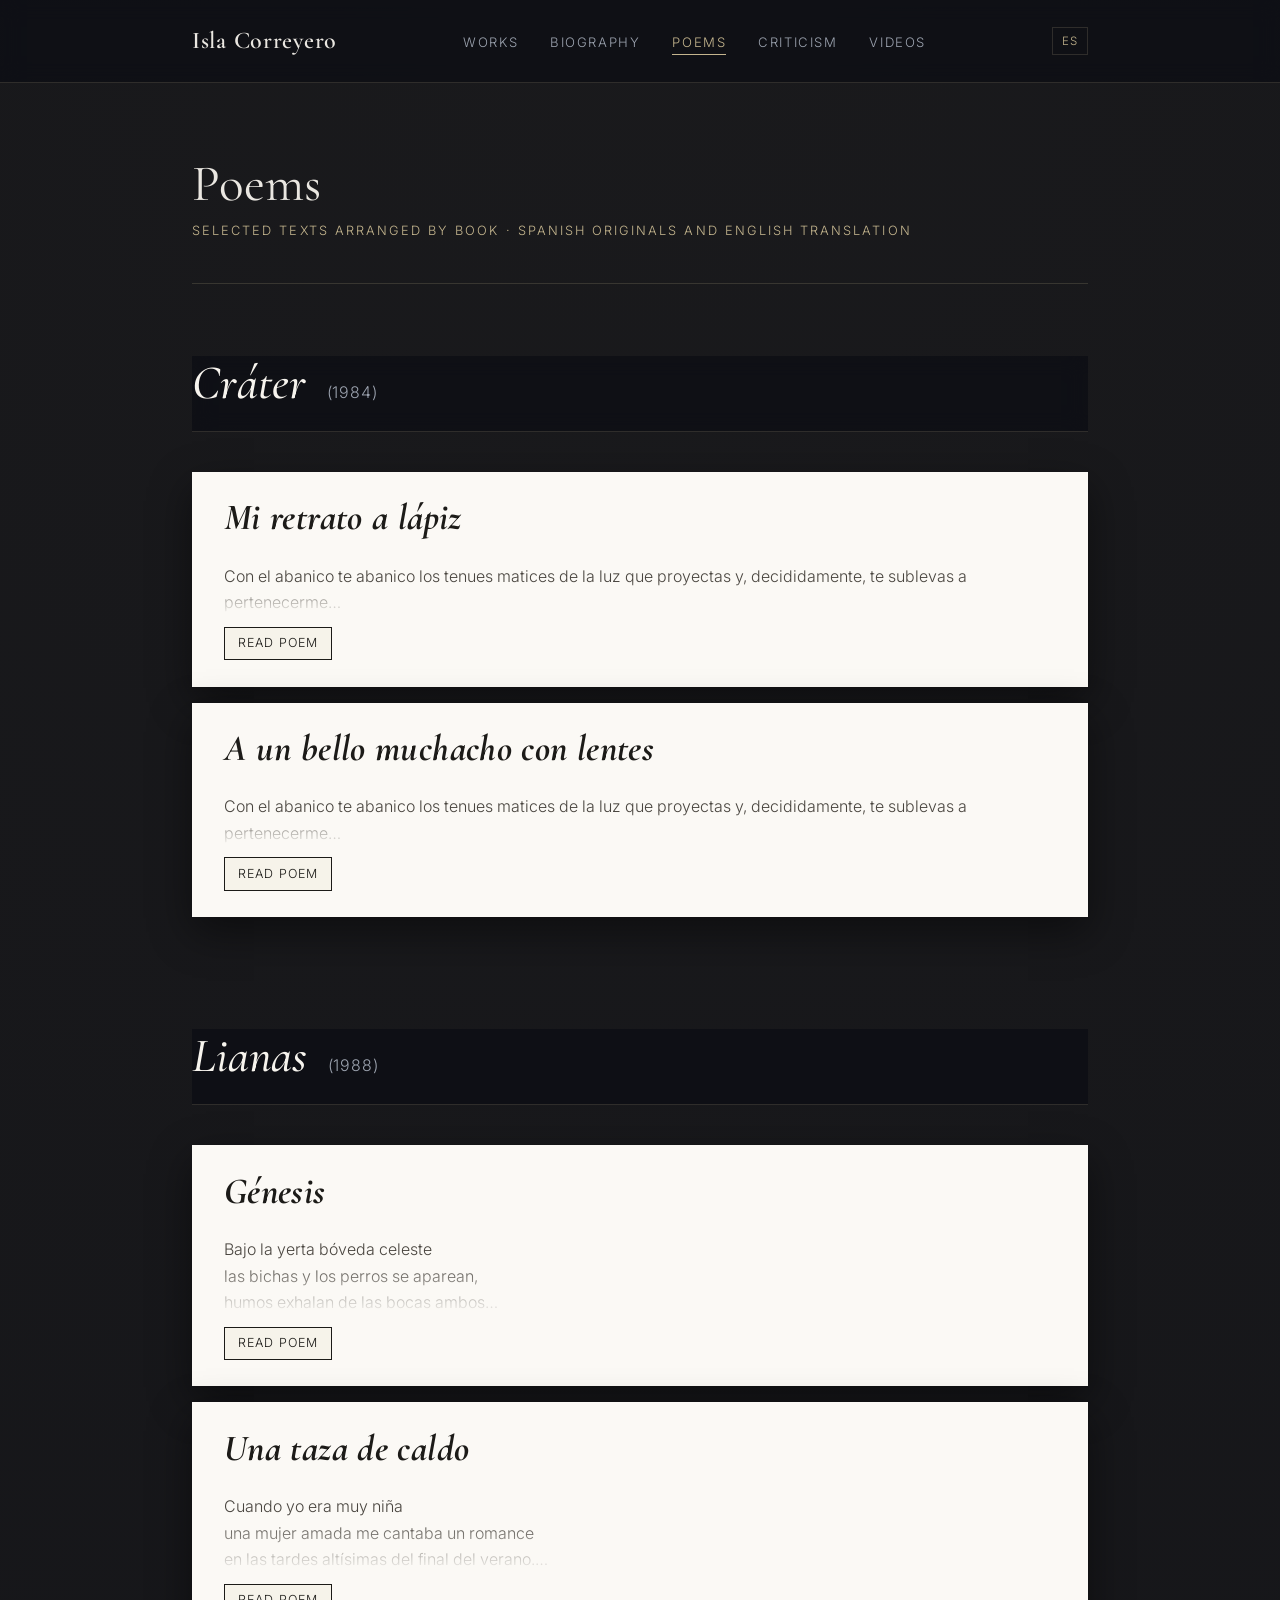
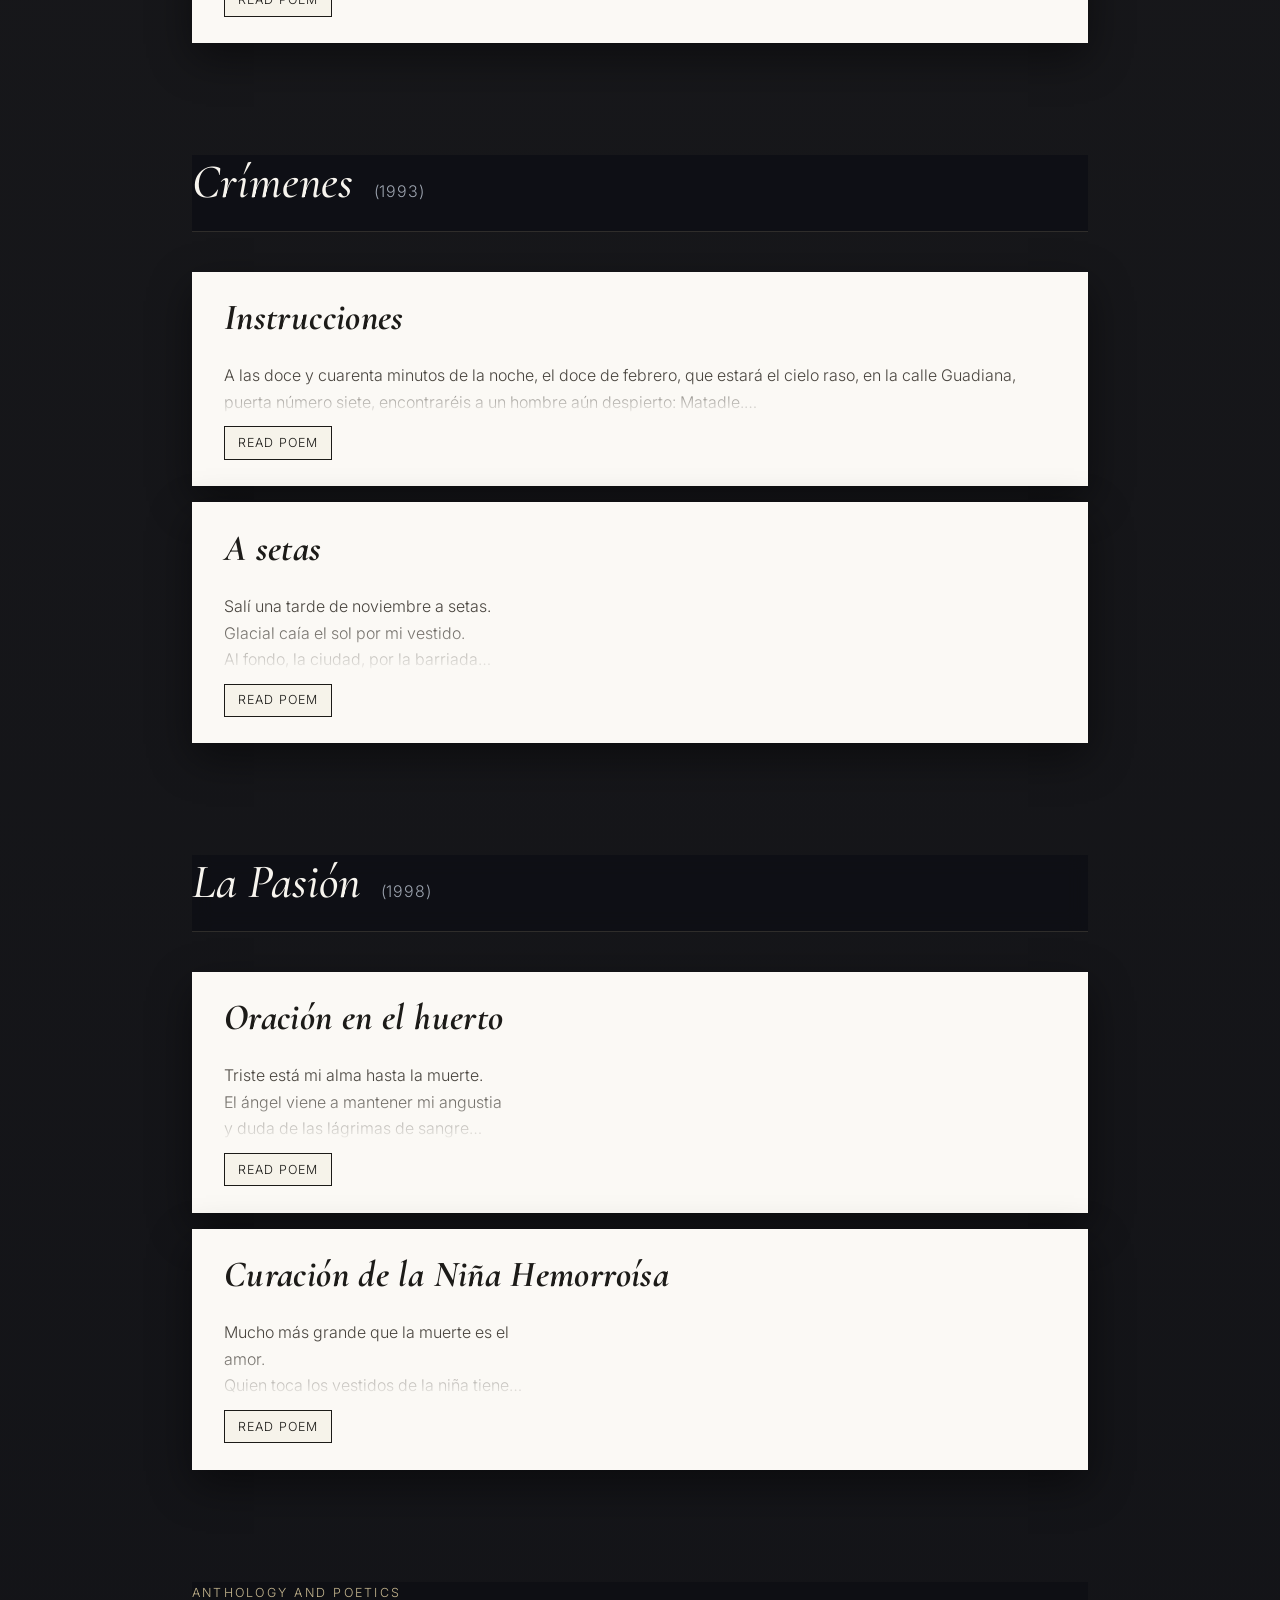
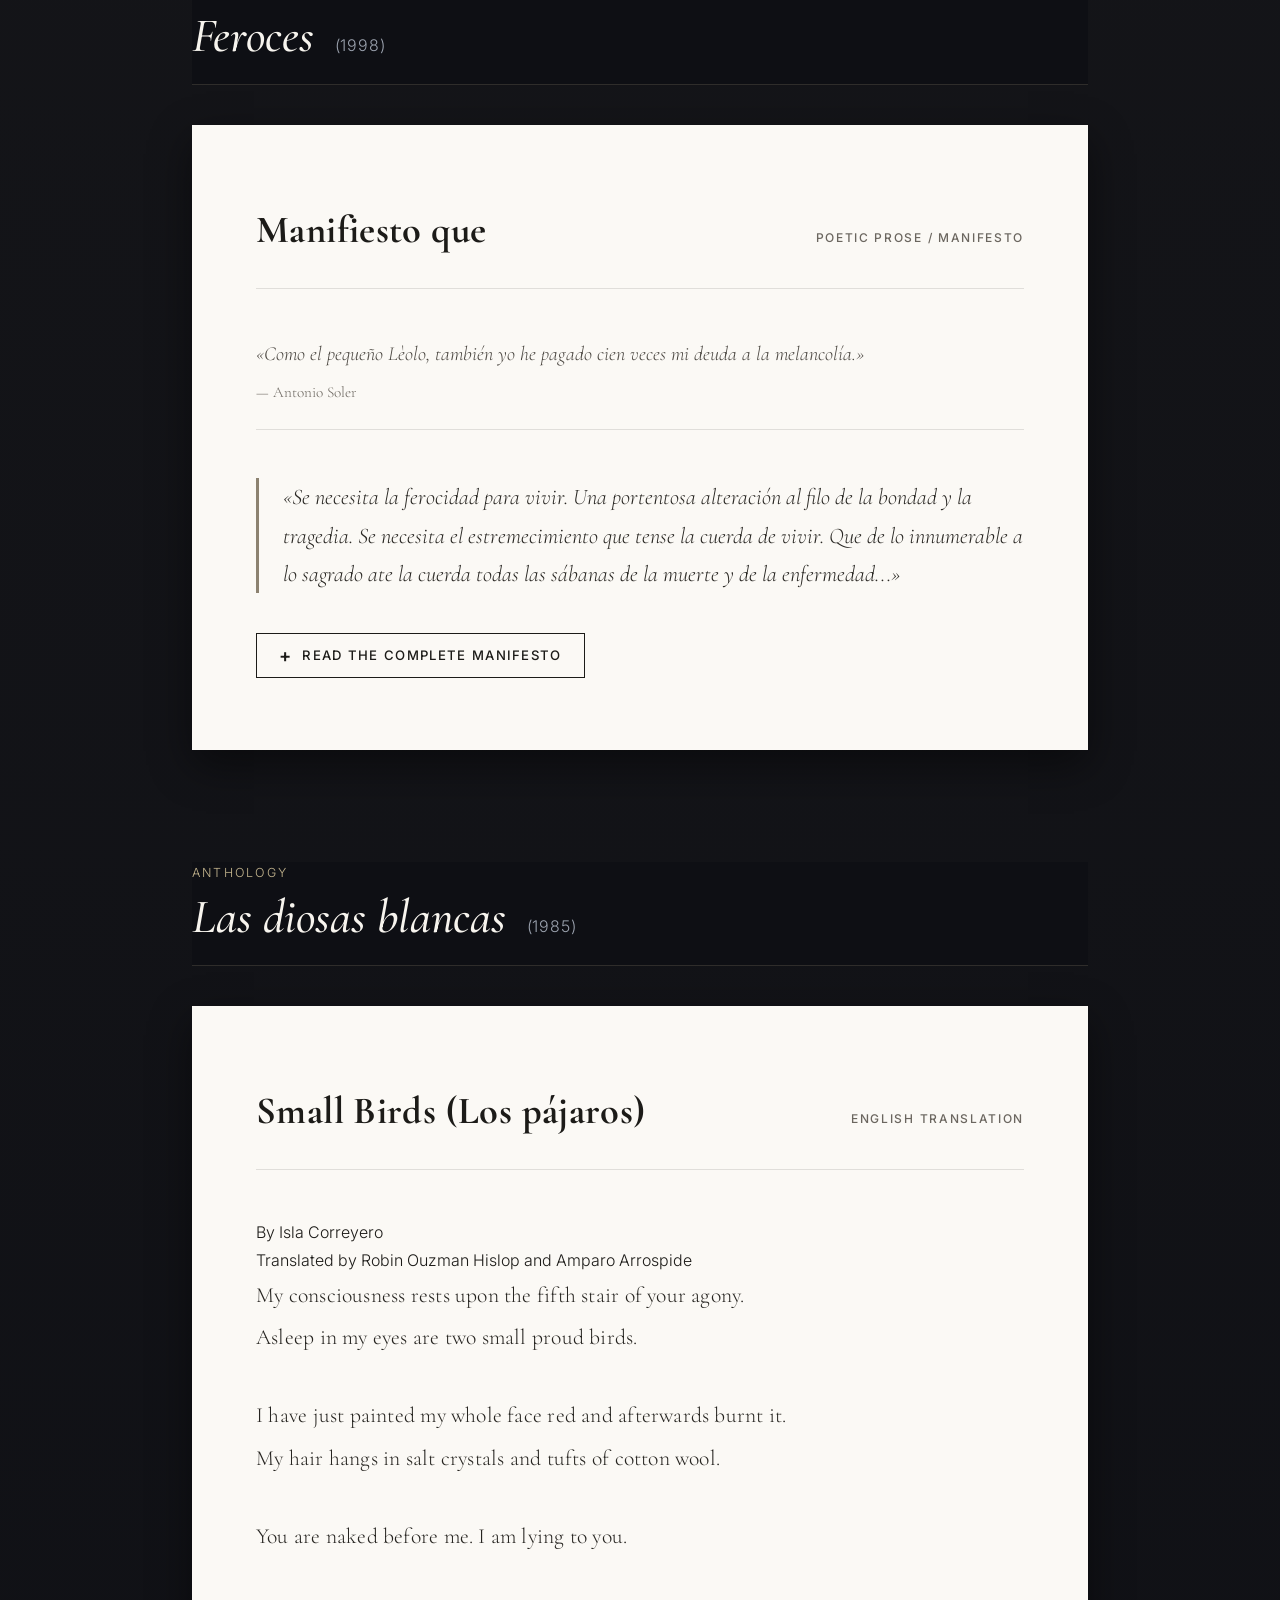
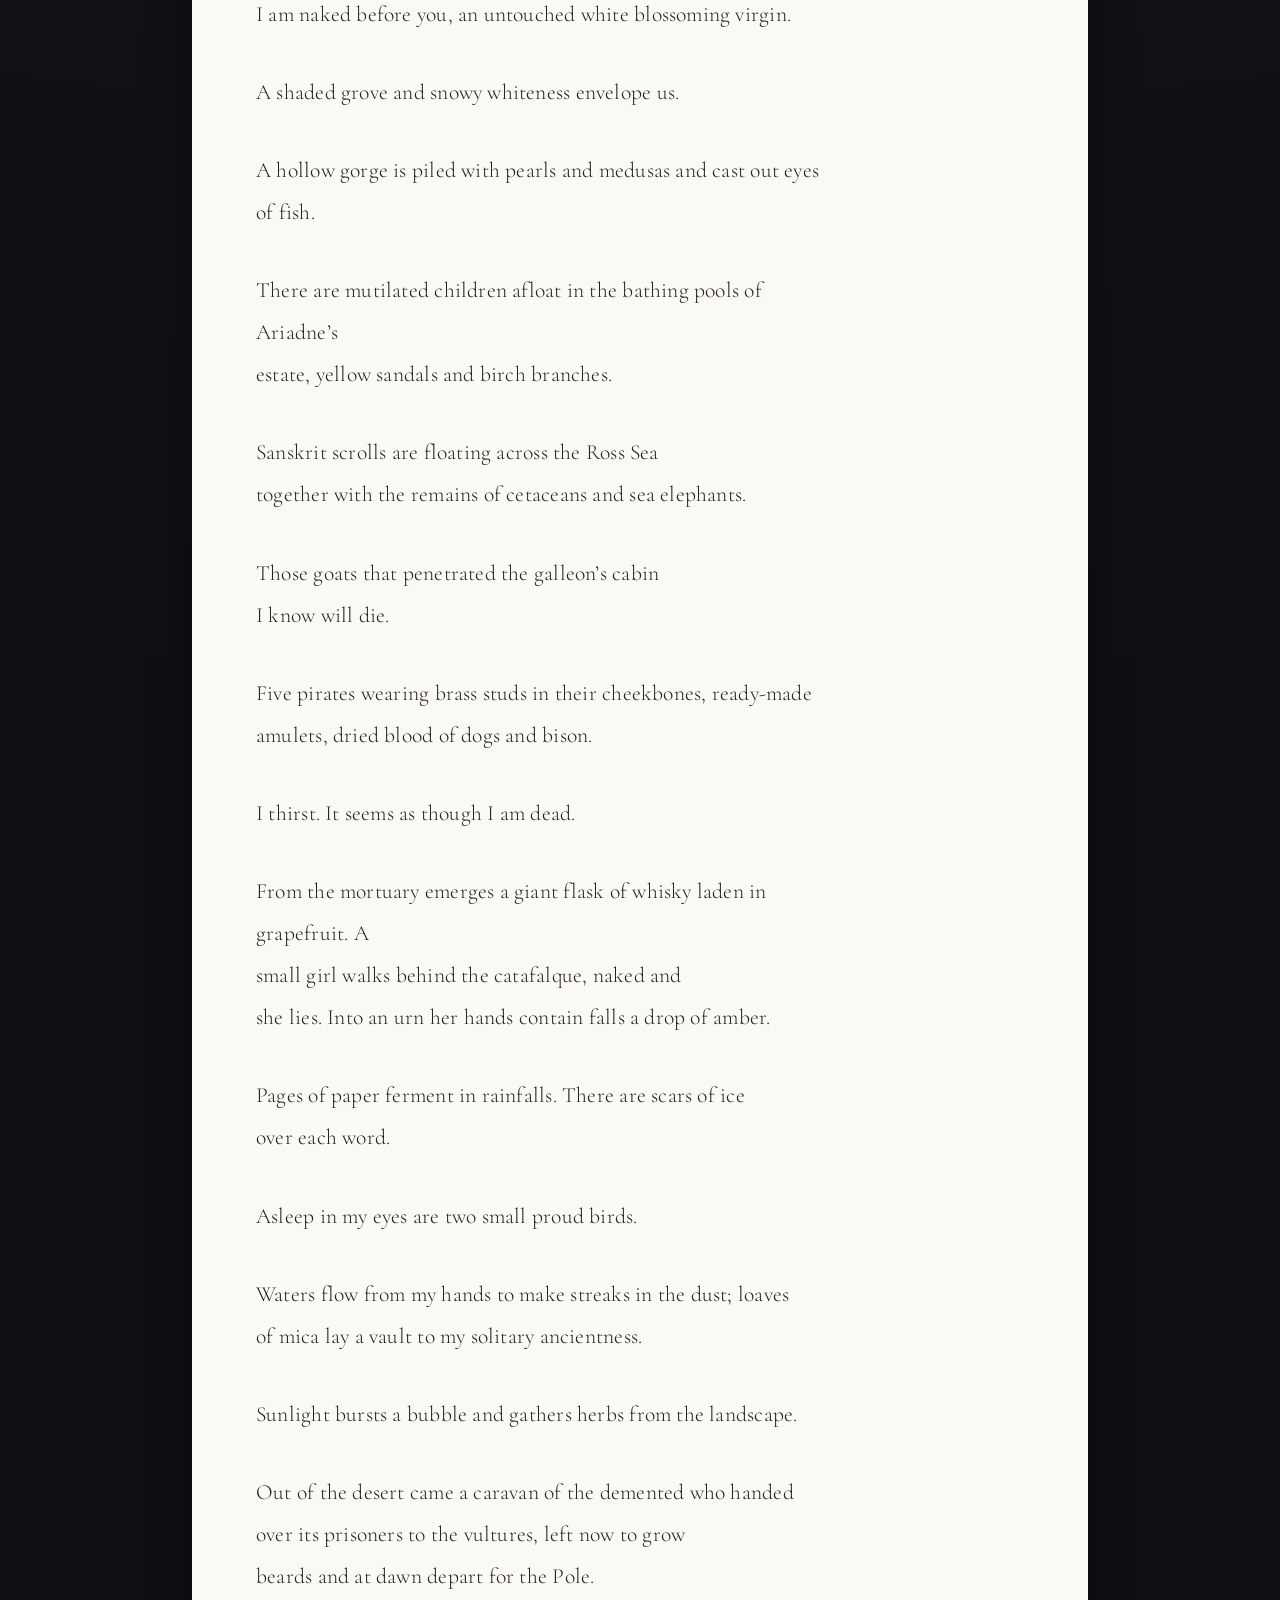
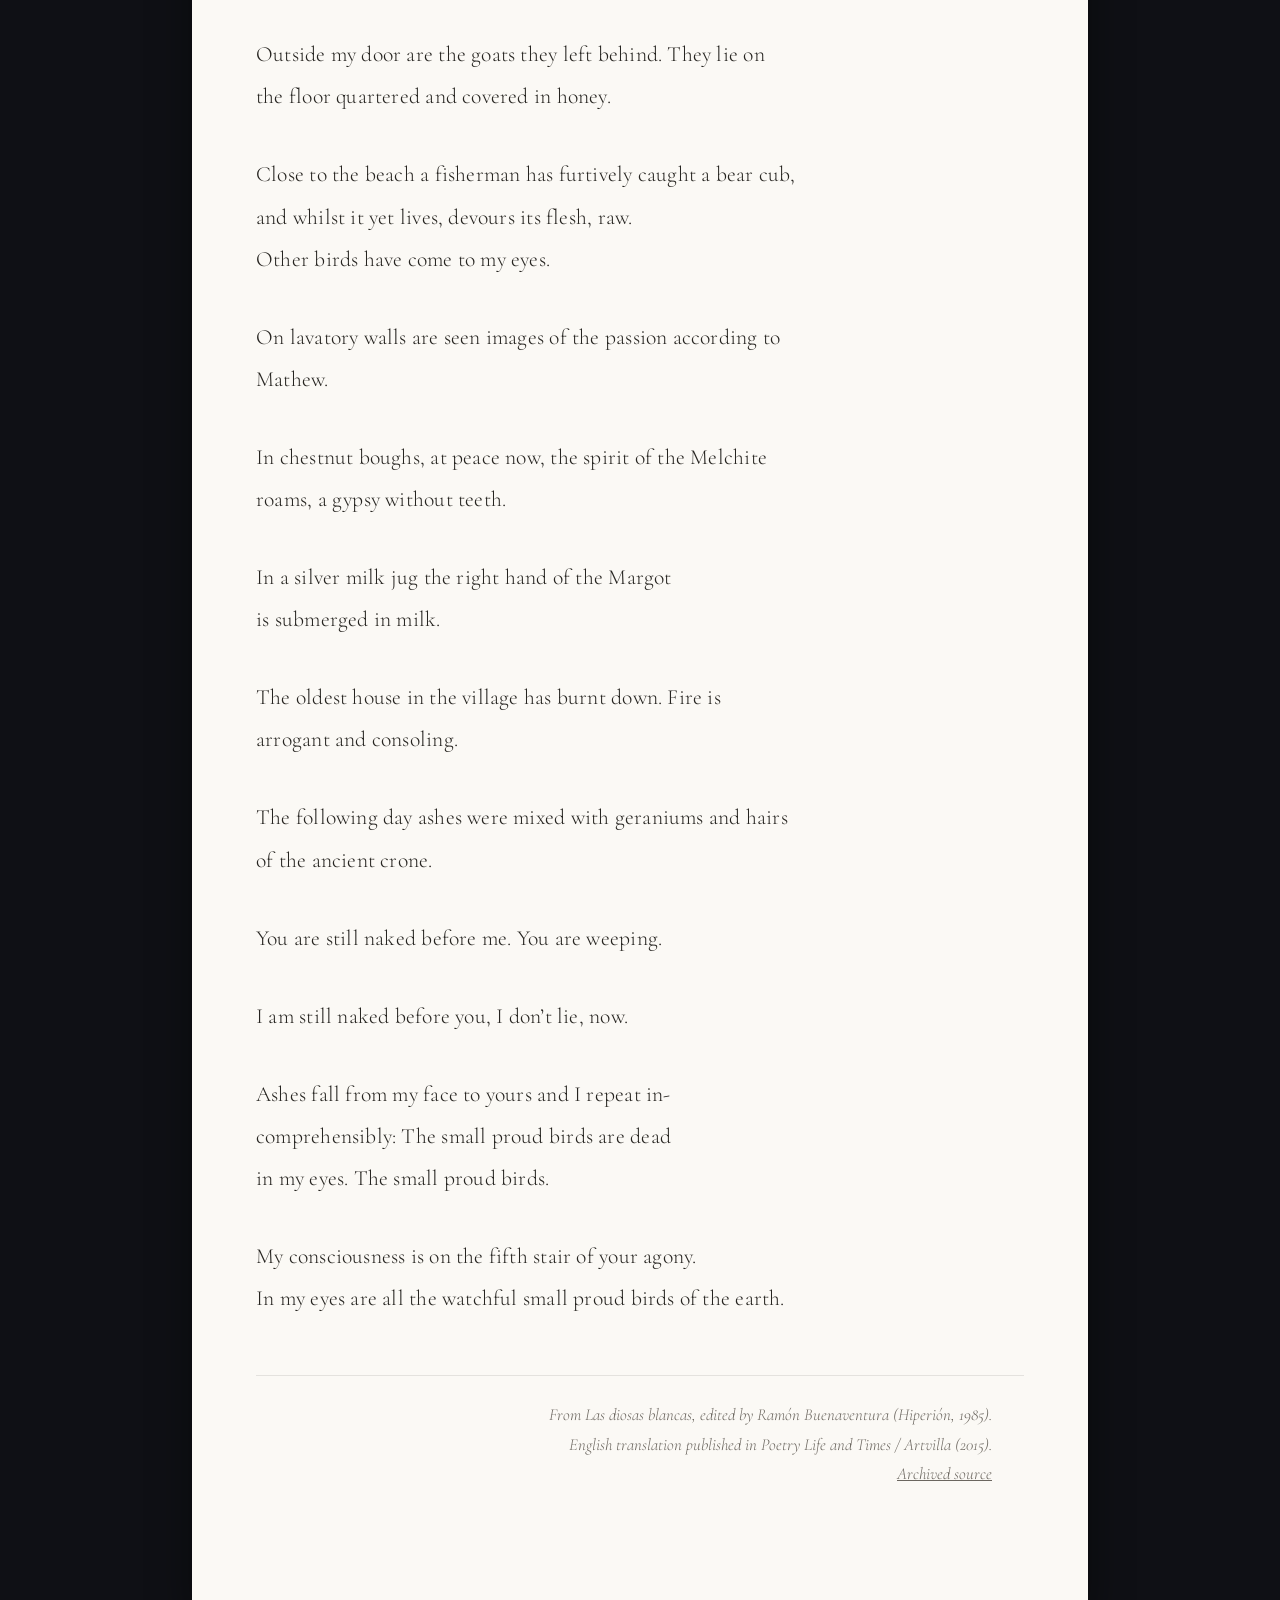
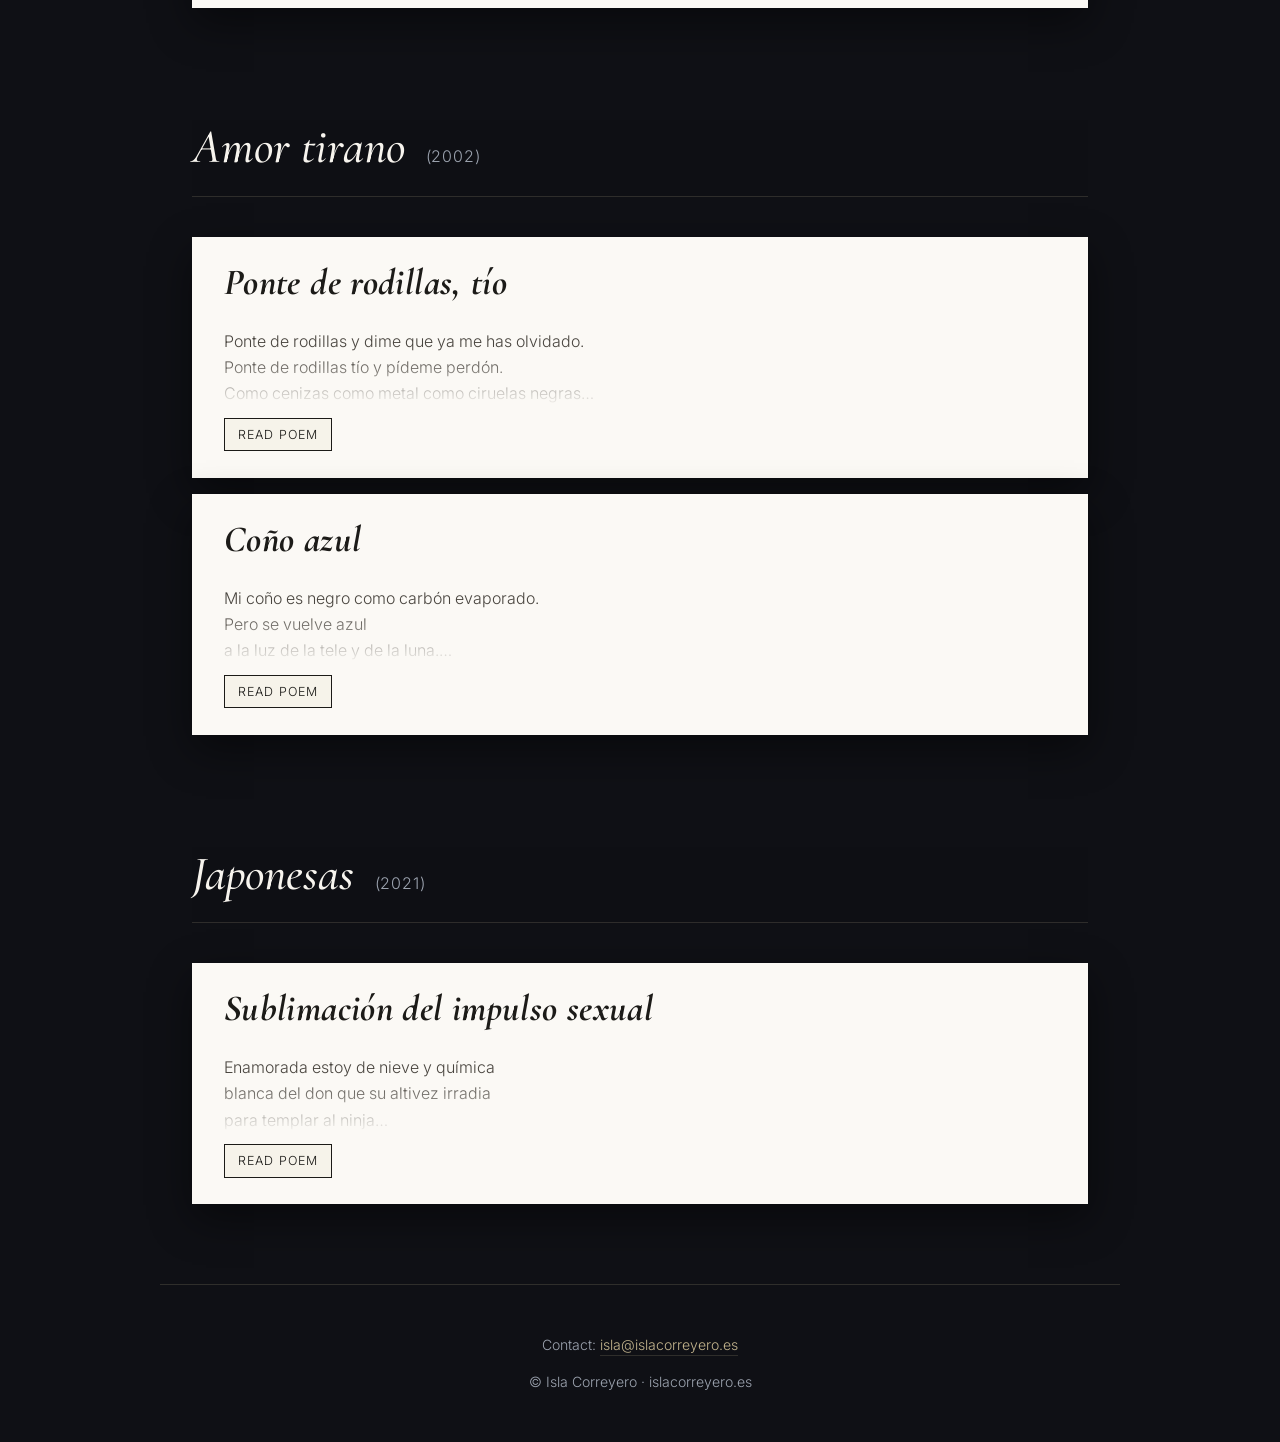
<file: poemas.html>
<!DOCTYPE html>
<html lang="es">
<head>
  <!-- Google tag (gtag.js) -->
  <script async src="https://www.googletagmanager.com/gtag/js?id=G-M3G1P21QX7"></script>
  <script>
    window.dataLayer = window.dataLayer || [];
    function gtag(){dataLayer.push(arguments);}
    gtag('js', new Date());

    gtag('config', 'G-M3G1P21QX7');
  </script>
  <meta charset="UTF-8">
  <meta name="viewport" content="width=device-width, initial-scale=1.0">
  <title>Poemas | Isla Correyero</title>
  <meta name="description" content="Selección de poemas y textos de Isla Correyero ordenados por obra.">
  <link rel="icon" type="image/png" href="favicon.png">
  <link rel="preconnect" href="https://fonts.googleapis.com">
  <link rel="preconnect" href="https://fonts.gstatic.com" crossorigin>
  <link href="https://fonts.googleapis.com/css2?family=Cormorant+Garamond:ital,wght@0,400;0,500;0,600;1,400;1,600&family=Inter:wght@300;400;500&display=swap" rel="stylesheet">
  <link rel="stylesheet" href="styles.css">
  <link rel="canonical" href="https://islacorreyero.es/poemas.html">
</head>
<body>

  <header>
    <div class="nav-container">
      <a href="/" class="brand">Isla Correyero</a>
      <a class="language-switch" href="en/poemas.html" lang="en" hreflang="en" aria-label="View this page in English">EN</a>
      <nav>
        <ul>
          <li><a href="/">Obra</a></li>
          <li><a href="biografia.html">Biografía</a></li>
          <li><a href="poemas.html" class="active">Poemas</a></li>
          <li><a href="critica.html">Crítica</a></li>
        <li><a href="videos.html">Vídeos</a></li>
        </ul>
      </nav>
    </div>
  </header>

  <main>
    <div class="page-header">
      <h1 class="section-title">Poemas</h1>
      <span class="section-subtitle">Selección de textos ordenados por obra</span>
    </div>

    <!-- LIBRO 3: CRÁTER -->
  <section class="poem-book-section" style="padding: 0;">
    <header class="poem-book-header">

      <h2 class="poem-book-title">Cráter <span class="poem-book-year">(1984)</span></h2>
    </header>

    <article class="paper-sheet poem-accordion-sheet">
      <details class="poem-collapsible">
        <summary class="poem-preview-summary">
          <strong class="accordion-poem-title">Mi retrato a lápiz</strong>
          <span class="poem-preview-text">Con el abanico te abanico los tenues matices de la luz que proyectas y, decididamente, te sublevas a pertenecerme…</span>
          <span class="poem-preview-action">Leer poema</span>
        </summary>
        <div class="poem-expanded-body poem-reading-area">
            <div class="poem-verse-stanza">Soy melancólica. Melómana.
Visionaria en la fe de los sueños y el arte.
Cumplo con mi destino de guerrera.
Canto lo bello y lo perfecto.
Bebo, fumo y esnifo.</div>
            <div class="poem-verse-stanza">Mi mente es un río caudaloso
que nadie ha dominado.
Soy perversa, cruel
y me bañan las lágrimas a solas.
Adoro la justicia y los bienes perdidos.</div>
            <div class="poem-verse-stanza">Bramo de odio en lo alto de las cumbres
si no consigo lo que busco.</div>
            <div class="poem-verse-stanza">Distímica, locuaz e impertinente.
Me gustan los licores y las sedas.
Amo el destierro, los bosques y la danza.</div>
            <div class="poem-verse-stanza">Mis aventuras escandalizan a los necios
y con el dedo me gusta tocar los labios de la noche.
Idolatro la luz que expresa Kubrick
y el tormento exquisito de Visconti.</div>
            <div class="poem-verse-stanza">De mí se dice que no me canso de belleza
y que bebo a destiempo de los cuerpos.
Vomito internamente ante lo vulgar y lo ridículo
y desgarro mi pecho ante lo feo.</div>
            <div class="poem-verse-stanza">Me gozo en soledad como un diamante
y brillo entre celajes como nutria.</div>
            <div class="poem-verse-stanza">De niña coleccionaba tréboles y olores,
insectos y lecturas.</div>
            <div class="poem-verse-stanza">Nunca mi espada está enfundada
y he aprendido el arte de la esgrima.
Me gustan las hierbas y la magia
y busco el Grial para mi amo.</div>
            <div class="poem-verse-stanza">Soy heroica, altanera y distraída.
Me cobijo en mansiones de alquiler
y no obedezco leyes ni partidos.</div>
            <div class="poem-verse-stanza">Me gustan los vaqueros y las pieles,
el lino y los trajes ajustados.
Mido uno sesenta de estatura
y ochenta mal medidos de busto confidente.</div>
            <div class="poem-verse-stanza">El tacto de la nieve me subyuga.
Oír a Bach me iza y me conmueve.
Oler a piel me excita doblemente.
Ver una toma en treinta y cinco de Murnau
me hace comprender qué es la poesía.</div>
            <div class="poem-verse-stanza">Como el Vesubio expulso lava incandescente
al recordar la Italia.
Llevo siempre carmín rojísimo en los labios
y altos zapatos de tacón granate.</div>
            <div class="poem-verse-stanza">Tengo arrebatos de amor hacia cualquiera
y el sexo para mí es una sombra.</div>
            <div class="poem-verse-stanza">Y me gusta jugar a lo que sea.</div>
          <footer class="poem-footer-meta">De <em>Cráter</em> (León, Colección Provincia, 1984)</footer>
          <button class="poem-close-button" type="button">Cerrar lectura</button>
        </div>
      </details>
    </article>

    <article class="paper-sheet poem-accordion-sheet">
      <details class="poem-collapsible">
        <summary class="poem-preview-summary">
          <strong class="accordion-poem-title">A un bello muchacho con lentes</strong>
          <span class="poem-preview-text">Con el abanico te abanico los tenues matices de la luz que proyectas y, decididamente, te sublevas a pertenecerme…</span>
          <span class="poem-preview-action">Leer poema</span>
        </summary>
        <div class="poem-expanded-body poem-reading-area">
            <div class="poem-verse-stanza">Con el abanico te abanico los tenues matices de la luz que proyectas y, decididamente,
te sublevas a pertenecerme.
¿Porqué, sensible y adorado muchacho de bucles mal interpretados, me conduces a esta pena y enrojeces inflamado de nocturna osadía,
si henchida estoy como un alero
en donde se posasen todas las aves a copular en mayo?
No acepto tu desdén de virtud frágil
ni el tormento prolongado a que me tienes sometida,
con tus manos suaves y delgadas
o ese otro suplicio procurado a que me expones,
cuando, la camisa, ligeramente abandonada,
me muestra la cruel fruta improbada de tu vientre.
Muchacho de jazmines en la aurora callada de este acerbo
dolor que me sustenta,
dime:
¿Qué hay tras esos lentes, redondos cual ciruelas
brillantes no mordidas
o qué lugar te doy en el planeta
para saberte libre y enjoyarme de luces y azahares
y perderme una hora en la incomprensible pregunta
de tus ojos?</div>
          <footer class="poem-footer-meta">De <em>Cráter</em> (León, Colección Provincia, 1984)</footer>
          <button class="poem-close-button" type="button">Cerrar lectura</button>
        </div>
      </details>
    </article>
  </section>
<!-- LIANAS (1988) -->
  <section class="poem-book-section" style="padding: 0;">
    <header class="poem-book-header">

      <h2 class="poem-book-title">Lianas <span class="poem-book-year">(1988)</span></h2>
    </header>
    <article class="paper-sheet poem-accordion-sheet">
      <details class="poem-collapsible">
        <summary class="poem-preview-summary">
          <strong class="accordion-poem-title">Génesis</strong>
          <span class="poem-preview-text">Bajo la yerta bóveda celeste
las bichas y los perros se aparean,
humos exhalan de las bocas ambos
y agrándanse los falos de los mulos.
Un líquido caliente enciende el fango
y de los ter…</span>
          <span class="poem-preview-action">Leer poema</span>
        </summary>
        <div class="poem-expanded-body poem-reading-area">
          <div class="poem-verse-stanza">Bajo la yerta bóveda celeste
las bichas y los perros se aparean,
humos exhalan de las bocas ambos
y agrándanse los falos de los mulos.
Un líquido caliente enciende el fango
y de los termiteros surge
una vegetación salvaje de equisetos.
Rompen el mar las hembras del escualo
y los peces de luz se adentran en la sombra.
Arde el amor en los cañaverales
y en el iglú los esquimales arden.
El hueco del volcán precisa un órgano,
extremidad, vapor, espasmo y concordancia.
Una guarida el oso y un prado recogidísimo el antílope.
Preservad a la rana la intimidad del charco,
el grito sideral de los conejos,
la vigorosa sazón de los capullos
y la explosión final de las bellotas.
Bálanos, sangre,
cataratas de semen, corran en la Historia
por el peritoneo universal de las especies.
Un diluvio de leche y de semillas
exista para el toro,
el caracol, la mantis.
Caigan esporas, dispérsense vilanos,
que las danzas del sexo y el cortejo
despierten del sueño invernal con regocijo.
Estacas, árboles y alambres,
para todas las aves y sus huevos.
Vuelcos para las gatas, lentitud al arácnido.
Las vehementes efímeras hinchadas y sonoras
giren sobre la luz central del foco de la luna.
Las lunaciones muevan las aguas infinitas.
Frecen los peces y abaniquen los huevos.
Tenga la bonelia mil machos en su entraña.
El elefante marino, su báculo en las hembras.
La almeja, en soledad, jadeos y fusión.
En las exuberantes selvas de Tanzania
la elefanta se doble y caiga de rodillas.
El ácaro, en el útero materno, inserte a sus hermanas.
Desentierre la pallida a una recién nacida y la fecunde.
Salga el escorpión buscando amor y muerte
en el frío y nocturno burdel de los desiertos.
Germinen la cebada y las glicinas,
el pino y las higueras,
el baobab, el yaro, la cebolla,
el lino, el estramonio,
el liquen y los hongos,
la coca y el anís, la rosa
en las cales ruinosas de los muros.
Galanteo nupcial, ayuntamiento,
en los vaivenes granados de la tierra.
Silvos y olor, penumbra,
territorios teñidos de polen y de orina.
Fornicación trasera en todo el orbe.
Floración inacabable de la savia y de las venas.
Canto de celo alzado por la vida.
Reserva, provisión, maná metálico
en el planeta preñado eternamente.</div>
          <footer class="poem-footer-meta">De <em>Lianas</em> (Madrid, Ediciones Hiperión, 1988)</footer>
          <button class="poem-close-button" type="button">Cerrar lectura</button>
        </div>
      </details>
    </article>
    <article class="paper-sheet poem-accordion-sheet">
      <details class="poem-collapsible">
        <summary class="poem-preview-summary">
          <strong class="accordion-poem-title">Una taza de caldo</strong>
          <span class="poem-preview-text">Cuando yo era muy niña
una mujer amada me cantaba un romance
en las tardes altísimas del final del verano.
Pretendía dormirme con aquella canción
que contaba la historia
de dos hermanos…</span>
          <span class="poem-preview-action">Leer poema</span>
        </summary>
        <div class="poem-expanded-body poem-reading-area">
          <div class="poem-verse-stanza">Cuando yo era muy niña
una mujer amada me cantaba un romance
en las tardes altísimas del final del verano.
Pretendía dormirme con aquella canción
que contaba la historia
de dos hermanos moros cautivos en Granada:
Ella estaba con fiebres malignas en el lecho
y él, un guapo muchacho,
le llevaba una taza de caldo
oculta en la chilaba.
Yo jamás me dormía
porque jamás historia alguna me pareció tan bella.
La ternura corría caliente por mi sangre
como el caldo que a ella le calentaba el cuerpo.
y cerraba los ojos
y veía acercárseme a mi hermano
al que amaba más que a mi propia vida.
¿Cómo podría el tiempo disipar la memoria
de aquellas escaleras
pintadas en un ocre maravilloso y cálido,
y el mandil de la yaya
con el pañuelo siempre guardado en un bolsillo,
o aquella porcelana colgando en las paredes,
y los relojes viejos con esmaltes gastados,
y los paños de hilo componiendo figuras,
y aquellos reposteros de seda descrudada
cubriendo los pasteles?
¡Soñaba tantas veces con ser aquella mora
enferma palidísima!
Quizá para sentirme, como ella,
asistida, por el hermano amado.
Un día de tormenta partimos de viaje.
Y en el coche mi hermano jugaba con un coche.
Una vez más cerré los ojos húmedos
y me metí por dentro del juguete de plástico.
La penumbra y los rayos caían a mi boca
como cayera el caldo de la historia en la Historia.
No sé qué es el incesto.
Pero si alguna vez amé con amores carnales
a alguien de mi sangre,
fue aquella tarde hermosa de truenos y de lluvia,
en el asiento azul de un coche de juguete.</div>
          <footer class="poem-footer-meta">De <em>Lianas</em> (Madrid, Ediciones Hiperión, 1988)</footer>
          <button class="poem-close-button" type="button">Cerrar lectura</button>
        </div>
      </details>
    </article>
  </section>
  <!-- CRÍMENES (1993) -->
  <section class="poem-book-section" style="padding: 0;">
    <header class="poem-book-header">

      <h2 class="poem-book-title">Crímenes <span class="poem-book-year">(1993)</span></h2>
    </header>
    <article class="paper-sheet poem-accordion-sheet">
      <details class="poem-collapsible">
        <summary class="poem-preview-summary">
          <strong class="accordion-poem-title">Instrucciones</strong>
          <span class="poem-preview-text">A las doce y cuarenta minutos de la noche, el doce de febrero, que estará el cielo raso, en la calle Guadiana, puerta número siete, encontraréis a un hombre aún despierto: Matadle.…</span>
          <span class="poem-preview-action">Leer poema</span>
        </summary>
        <div class="poem-expanded-body poem-reading-area">
          <div class="poem-verse-stanza">A las doce y cuarenta minutos de la noche, el doce de febrero, que estará el cielo raso, en la calle Guadiana, puerta número siete, encontraréis a un hombre aún despierto: Matadle.
Si dice estar leyendo o aburrido no le escuchéis, es fingidor y joven, nocturno tiburón.
Sabrá perfectamente cuál es vuestro mandado.
Ni tiempo a un cigarrillo le deis para calmarse, ni mostréis vuestros rostros bajo ningún pretexto.
Cuando su boca deje de mostrar la sonrisa es que habrá comprendido que debe levantarse.
Alargará el silencio, jugará a entristecerse, se doblará los puños de la camisa blanca.
No miréis a sus ojos, no contempléis sus manos: tiene en ellos un arte de niebla inofensiva y un encanto más fuerte que la luna y el mar.
Si un temblor repentino le sobreviene al labio resultará que el tipo quiere pedir clemencia.
No os valgan sus ardides, no aceptéis sus disculpas.
Su vida tiene el precio de un insomnio de siglos y ha de pagar la parte que su amante requiere.
Disparad a la frente, al corazón y al sexo. Fulminadlo, tranquilos, en esos puntos clave.
Y cerradle los ojos si todavía le brillan.</div>
          <footer class="poem-footer-meta">De <em>Crímenes</em> (Madrid, Ediciones Libertarias, 1993)</footer>
          <button class="poem-close-button" type="button">Cerrar lectura</button>
        </div>
      </details>
    </article>
    <article class="paper-sheet poem-accordion-sheet">
      <details class="poem-collapsible">
        <summary class="poem-preview-summary">
          <strong class="accordion-poem-title">A setas</strong>
          <span class="poem-preview-text">Salí una tarde de noviembre a setas.
Glacial caía el sol por mi vestido.
Al fondo, la ciudad, por la barriada
más pobre, azuleaba poco a poco.
Cerca del bosque me encontré a ese ho…</span>
          <span class="poem-preview-action">Leer poema</span>
        </summary>
        <div class="poem-expanded-body poem-reading-area">
          <div class="poem-verse-stanza">Salí una tarde de noviembre a setas.
Glacial caía el sol por mi vestido.
Al fondo, la ciudad, por la barriada
más pobre, azuleaba poco a poco.
Cerca del bosque me encontré a ese hombre
de ojos inmensos tras las turbias gafas,
todas las alas bajas de los pájaros
color mostaza, estaban en sus ojos.
Recuerdo su librito y el sombrero,
el anorak azul y su cuchillo,
llevaba el palo al cinturón, la cesta,
casi de colegial, de mimbre blanca.
Entramos en el bosque, aquel silencio
malignamente se iba deformando.
En el calor geológico de otoño
se puso vertical la galamperna.
Las hojas rojas con sus podredumbres
cubrían el suelo de residuos ácidos.
Las ramas destruidas espumaban
el plan fatal que en mí se iba forjando.
Yo no sé en qué momento aborrecible
la criminal acción pasó por mi cerebro.
Pudo ser el olor aquel a carne
mezclado con la noche, ya enfilada.
Sólo sé que sus ojos tras los lentes
eran más bellos, cada vez más grandes,
dos setas ámbar de unos diez centímetros,
más comestibles, más resplandecientes.
Cabizbajo, le di tres golpes secos:
uno en la nuca, dos en la mandíbula.
Cayó, marfil, tornado a mi mirada.
Quise sus ojos, cada vez más fijos.
Los recogí en mi cesta, crudos, frágiles,
envueltos en un kleenex sonrosado.
Salí del bosque; de repente, el mundo,
a soledad, a invierno, variaba.</div>
          <footer class="poem-footer-meta">De <em>Crímenes</em> (Madrid, Ediciones Libertarias, 1993)</footer>
          <button class="poem-close-button" type="button">Cerrar lectura</button>
        </div>
      </details>
    </article>
  </section>
  <!-- LA PASIÓN (1998) -->
  <section class="poem-book-section" style="padding: 0;">
    <header class="poem-book-header">
      <h2 class="poem-book-title">La Pasión <span class="poem-book-year">(1998)</span></h2></header>
    <article class="paper-sheet poem-accordion-sheet"><details class="poem-collapsible">
      <summary class="poem-preview-summary"><strong class="accordion-poem-title">Oración en el huerto</strong>
        <span class="poem-preview-text">Triste está mi alma hasta la muerte.
El ángel viene a mantener mi angustia
y duda de las lágrimas de sangre
que corren hasta la tierra.
¡Padre! ¡Apárt…</span><span class="poem-preview-action">Leer poema</span>
      </summary><div class="poem-expanded-body poem-reading-area"><div class="poem-verse-stanza">Triste está mi alma hasta la muerte.
El ángel viene a mantener mi angustia
y duda de las lágrimas de sangre
que corren hasta la tierra.
¡Padre! ¡Apártame este cáliz negro!
No me abandones ahora
en esta madrugada.
Tengo miedo, Judas, tengo miedo.
Pero no se haga mi voluntad amarga
sino la tuya, Padre,
azul.
La noche está inclinada.
Las estrellas se han movido definitivamente.</div>
        <footer class="poem-footer-meta">De <em>La Pasión</em> (Madrid, Ex Libris, 1998)</footer>
        <button class="poem-close-button" type="button">Cerrar lectura</button>
      </div></details></article>
    <article class="paper-sheet poem-accordion-sheet"><details class="poem-collapsible">
      <summary class="poem-preview-summary"><strong class="accordion-poem-title">Curación de la Niña Hemorroísa</strong>
        <span class="poem-preview-text">Mucho más grande que la muerte es el
amor.
Quien toca los vestidos de la niña tiene
la fe del sol y las demás estrellas
y hace dormir el frío de la mu…</span><span class="poem-preview-action">Leer poema</span>
      </summary><div class="poem-expanded-body poem-reading-area"><div class="poem-verse-stanza">Mucho más grande que la muerte es el
amor.
Quien toca los vestidos de la niña tiene
la fe del sol y las demás estrellas
y hace dormir el frío de la muerte.
“Talita qumi”, levántate, pequeña,
vuélvete con tu madre y apártale
el espanto.
El hermano le ofrece un cesto de manzanas.
Aún vendadas las manos, la niña, comió
con fiera suavidad.
El que dobló a la enfermedad y ató a la muerte
habla a solas con Dios.</div>
        <footer class="poem-footer-meta">De <em>La Pasión</em> (Madrid, Ex Libris, 1998)</footer>
        <button class="poem-close-button" type="button">Cerrar lectura</button>
      </div></details></article>
  </section>
<!-- LIBRO 2: FEROCES -->
    <section class="poem-book-section" style="padding: 0;">
      <header class="poem-book-header">
        <span class="poem-book-label">Antología y poética</span>
        <h2 class="poem-book-title">Feroces <span class="poem-book-year">(1998)</span></h2>
      </header>

      <!-- PLIEGO EDITORIAL (MANIFIESTO EN PROSA) -->
      <article class="paper-sheet">
        <div class="poem-meta-header">
          <h3 class="poem-title">Manifiesto que</h3>
          <span class="poem-type-tag">Prosa poética / Manifiesto</span>
        </div>

        <div class="manifesto-epigraph">
          «Como el pequeño Lèolo, también yo he pagado cien veces mi deuda a la melancolía.»
          <span>— Antonio Soler</span>
        </div>

        <div class="manifesto-lead">
          «Se necesita la ferocidad para vivir. Una portentosa alteración al filo de la bondad y la tragedia. Se necesita el estremecimiento que tense la cuerda de vivir. Que de lo innumerable a lo sagrado ate la cuerda todas las sábanas de la muerte y de la enfermedad...»
        </div>

        <details class="poem-accordion">
          <summary class="poem-expand-btn">
            <span class="review-btn-icon icon-plus">+</span>
            <span class="review-btn-icon icon-minus">−</span>
            <span class="btn-text-open">Leer manifiesto íntegro</span>
            <span class="btn-text-close">Cerrar lectura</span>
          </summary>

          <div class="manifesto-full-body">
            <p>Se necesita la ferocidad para vivir.</p>
            <p>Una portentosa alteración al filo de la bondad y la tragedia.</p>
            <p>Se necesita el estremecimiento que tense la cuerda de vivir. Que de lo innumerable a lo sagrado ate la cuerda todas las sábanas de la muerte y de la enfermedad.</p>
            <p>Para escribir, aún más se necesita la ferocidad, el ruido infatigable de los cascos, bien lo sabía la Plath— que sufrió el desenfrenado acontecimiento de la duda, esa inseguridad irracional que buscaba la percepción más radical de lo biológico.</p>
            <p>Se necesita, como dijo Yeats: "Que el poeta cante con tales aires que creamos que tiene una espada en el piso de arriba... que la pasión del verso surja del hecho de que los actores están conteniendo la violencia o la locura, conteniendo la pasión histérica. Todo depende de esa capacidad global de contener."</p>
            <p>Contener y soltar.</p>
            <p>Tensar y disparar cada palabra como si el nudo de la garganta se deshiciera para el amor o la melancolía.</p>
            <p>Necesitamos que los limpios de corazón y de escritura acaben con la plaga de los perversos y los mercaderes, que escriban los limpios y los voladores con su única inocencia natural y sean salvados de las garras criminales de la impaciencia.</p>
            <p>Se necesita la conciencia de la ferocidad.</p>
            <p>La oscuridad deslumbradora de la ferocidad.</p>
            <p>Crear lo numinoso del sacrificio y la tragedia; un progreso extraordinariamente vivo hacia las premoniciones y la regeneración.</p>
            <p>Debemos ascender el estremecimiento en su luminosa cadena bioquímica.</p>
            <p>La ferocidad que nos producirá la máquina incontrolada del gemido no tendrá autosugestión suficiente como para volver a pensar que alguna vez existió en nuestra mente la transparencia: cambiamos tres veces al día de sueños y de búsquedas.</p>

            <div class="manifesto-author-note">
              Este poema-manifiesto fue publicado hace un año por Hiperión y la revista Factorum, pero en donde aquí se dice, a veces, "ferocidad", allí se decía "desesperación". Lo he corregido porque anteriormente a esas publicaciones, el texto inicial que escribí era "ferocidad" lo que yo pedía. Y como la desesperación de hecho es un síntoma de la ferocidad no expresada en su lugar y tiempo, aquí está con esas correcciones y precisiones hechas a la hora final de hoy. Este "poema-mensaje" fue enviado a todos los poetas que figuran aquí: quise que fuera la forma de presentación para decirles lo que quería y buscaba de la Poesía. Los que contestaron a él o por él y son auténticos poetas, están aquí. Más o menos de acuerdo con lo que sus palabras e ideas contienen. Por tanto, creo necesario sin ninguna duda, hoy, que debe estar en este libro. Ni por vanidad, que la tengo, está. Ni por falsa humildad y enfatismo dejará de estar. Me he guiado por él para hacer la selección de los poetas y apenas me he desviado de los contenidos desde que comencé este trabajo. No por ello dejo de decir que es personal y, como toda la poesía, es inobjetable e intransitivo. No lo firma nadie más que yo, pero sé que de alguna manera, secreta, está en el corazón de casi todos de los que aquí han puesto sus voces, su ferocidad espiritual y su coraje. Se puede hundir el mundo, se pueden hundir los que aquí estamos, pero lo que nunca se hundirá ni desaparecerá bajo ninguna ley, es la Poesía. Vivimos en ella. Somos de ella. Luchamos con ella. Por todo eso, esto es una Entrega Sagrada.
            </div>

            <p>Somos lo que somos: la carne, las perturbaciones, la edad abandonada ya a la ferocidad.</p>
            <p>No esconderemos una maldita palabra para describir la desviación o las equivocaciones.</p>
            <p>Un desagradable vapor envenenado nos envuelve y no nos tragaremos el desmoronamiento de nuestro universo como si esto fuera lo único que nos quedara por hacer.</p>
            <p>Hay mucho más: vivir y crear un mundo móvil.</p>
            <p>Ya no pensaremos en libros de poesía que sirvan para algo sino para descomponernos los sentidos y que están aparatosamente llenos de lágrimas y defectos biográficos.</p>
            <p>Poemas que reinen en el reino de la ferocidad, el orgullo y la miseria.</p>
            <p>No es atributo de nadie lo que brilla en la hermosura. Eso es un don que se hace extensivo a todo lo que vive y centellea.</p>
            <p>Incluso a la muerte —esa feroz animala sin motor— daremos la garganta y el gemido.</p>
            <p>Tenemos metido en el cráneo el virus de la grasa, el humor y la tragedia. Aunque nos claven en la lengua la cruz de una tumba saqueada, seguiremos aullando con una precisión sin adjetivos, ensimismados en la nostalgia de la gran poesía. La poesía de los que no escriben poesía. La poesía de los poetas que han crecido en el espanto.</p>
            <p>Estaremos excedidos y envenenadamente alimentados. Como todos los poetas que amamos y reconocemos. Por eso hablamos como hablamos: expandiéndonos, jodiéndonos, errando.</p>
            <p>¿Quién se atreve a taparnos la boca y que reventemos las terminaciones verbales? ¿Quién? ¿Qué bandera? ¿Qué casa? ¿Qué academia? ¿Qué interlocutor? ¿Qué monstruo del silencio? ¿Qué profeta o qué hambre?</p>
            <p>Nosotros sólo tendremos hambre de idioma. Hambre de hacer estallar los oídos con sucesos y palabras de la calle. Palabras multiplicadas en miles de reproducciones.</p>
            <p>Hambre de líquidos humanos, de auténtica humedad asimilada. De saliva, de hierba, de gotas de sudor y sangre y sexo.</p>
            <p>De eso tenemos hambre. De eso somos feroces.</p>
            <p>Después de haber atravesado la enfermedad, la pasión y la brusca llegada de la muerte, uno ya no dispone de tiempo ni pureza para escribir cómo se distribuye la tortura o el amor.</p>
            <p>Procedemos del proletariado y de sus carnes más dolientes y quemadas.</p>
            <p>Somos feroces porque este es nuestro estado natural, nuestra defensa contra los elegidos por la puta fortuna y la ortodoxia.</p>
            <p>Somos feroces por instinto y por la fuerza de nuestra voluntad.</p>
            <p>Guerreros ambiciosos por parte de nuestros antepasados que deseamos conquistar la tierra para darle la voz a los avasallados y a los inadvertidos.</p>
            <p>Desde Europa y América, como grandes y violentos hispanos, venimos a desenterrar el oro de la sangre que nos han arrebatado desde la prehistoria.</p>
            <p>Nos duele el dolor de los demás y, por ello, como las águilas, desde los más altos picos, saltaremos sobre todo lo que sea comestible para poder cagarlo después y que se vuelva a la tierra de los inocentes; a conformar la materia de los limpios.</p>
            <p>Esta, dirán los sucios de cabeza, es la gran camada de los desesperados. Bendita atribución. Es la verdad.</p>
            <p>Estos son los excesos de la mala vida, dirán, y es verdad.</p>
            <p>La ferocidad se gana a pulso y con dolor y con altivas privaciones.</p>
            <p>Tienen muy mal gusto, dirán también. Oh, sí, también sería desde su prudencia cierto. Pero no vamos a responder a las razones por las que nos han apuñalado el espacio superior de la agonía.</p>
            <p>Y necesitamos que se acerquen al círculo de nuestro étnico banquete todos los resignados, los malheridos, los hambrientos de orejas y de lenguas. Los que están apartados, los que buscan a los muertos, los abatidos, los baleados por los indolentes, los deshechos y los golpeados. Los que trabajan de sol a sol y huelen a cuero y a raíces. Los que vienen y van a venir de los pantanos; los insultados en las fábricas y el frío; los comedores de dedos y bolígrafos. Los desnudos, los fatales, los sedientos. Todos los devorados de la tierra, todos los feroces con su llanto y su rabia.</p>
            <p>La desesperación y la ferocidad han hecho que no hallemos ya un instante de sosiego.</p>
            <p>Sólo hay alteración en nuestra manera de comprender el mundo. Una biológica alteración que nos ha penetrado para la causa más profunda.</p>
            <p>De la más profunda y lejana religión de las atmósferas, advertiremos el alimento que nutra nuestra causa para crear un aura convulsiva equiparable a la revelación del conocimiento que obtendremos.</p>
            <p>Se necesita la ferocidad para mirar, para encerrarse, para abrir los oxígenos, para crear y para desobedecer. Para amar desesperadamente y para obtener la única dulzura de la Naturaleza.</p>
            <p>Encontraremos el instinto y el impulso más deseado para la laringe. El ritmo de la pobreza. La soberbia valiente de los pobres y los tímidos.</p>
            <p>No habrá comodidades para los feroces.</p>
            <p>No habrá referencia definitiva. No sombra igual a otra. No certidumbre. No quietud ni beneplácito de nadie.</p>
            <p>Sólo búsqueda, incertidumbres, desasosiego, decepciones, sombras y más sombras diferentes.</p>
            <p>Jamás conoceremos el consentimiento y la conformidad de nadie.</p>
            <p>No hay ninguna recompensa.</p>
            <p>Es un camino solitario y altísimo.</p>

            <div class="manifesto-signature">I. C., en Madrid, 1998.</div>
          </div>
        </details>
      </article>
    </section>
  <!-- AMOR TIRANO (2002) -->
<section class="poem-book-section" style="padding: 0;">
<header class="poem-book-header"><h2 class="poem-book-title">Amor tirano <span class="poem-book-year">(2002)</span></h2></header>
<article class="paper-sheet poem-accordion-sheet"><details class="poem-collapsible">
  <summary class="poem-preview-summary"><strong class="accordion-poem-title">Ponte de rodillas, tío</strong>
  <span class="poem-preview-text">Ponte de rodillas y dime que ya me has olvidado.
Ponte de rodillas tío y pídeme perdón.
Como cenizas como metal como ciruelas negras
me he transformado sobrelle…</span><span class="poem-preview-action">Leer poema</span></summary>
  <div class="poem-expanded-body poem-reading-area"><div class="poem-verse-stanza">Ponte de rodillas y dime que ya me has olvidado.
Ponte de rodillas tío y pídeme perdón.
Como cenizas como metal como ciruelas negras
me he transformado sobrellevando el paso de tu sombra.
Te he visto al alba con una cadena de palidez
en torno de tu inmovilidad
y he permanecido en una silla de leche y de madera
mientras te miraba la enfermedad del corazón
y el temblor respiratorio que tienes tío.
Violentamente preparada y desmedida
me he levantado de mi muerte y mi deseo
para desplomarme ante tu indiferencia.
La cantidad de destrucción que me has causado tío
es como un saco de piedras atado
a mi brazo derecho.
He acumulado venganzas y pasiones que no son de este
mundo. Solitarias y desobedecidas.
Mitigar mi dolor es tan imposible
como una conspiración en contra tuya.
Mis enemigos
son tus más patológicos amigos.
Si trabajo es por ti tío
y tú jamás has resucitado mi trabajo.
Sin resurrección y sin aliento sigo
a pesar de la calcinación en que me has devorado
y hecho humo.
Pon distancia entre tu gris vestidura
y mi ascético espacio
y déjame respirar cruzando el mundo
definitivamente tío pidiéndome perdón
soltándome
como a una perra
alada.</div>
  <footer class="poem-footer-meta">De <em>Amor tirano</em> (Barcelona, DVD Ediciones, 2002)</footer>
  <button class="poem-close-button" type="button">Cerrar lectura</button></div></details></article>
<article class="paper-sheet poem-accordion-sheet"><details class="poem-collapsible">
  <summary class="poem-preview-summary"><strong class="accordion-poem-title">Coño azul</strong>
  <span class="poem-preview-text">Mi coño es negro como carbón evaporado.
Pero se vuelve azul
a la luz de la tele y de la luna.
La característica más peculiar que explica su color y forma
es que…</span><span class="poem-preview-action">Leer poema</span></summary>
  <div class="poem-expanded-body poem-reading-area"><div class="poem-verse-stanza">Mi coño es negro como carbón evaporado.
Pero se vuelve azul
a la luz de la tele y de la luna.
La característica más peculiar que explica su color y forma
es que tiene una circulación lenta y estremecida
que va navegando hacia la tinta de las venas
y se abre al desamparo de mi dormitorio
como si comprendiese que un dedo impenetrable
masculino no pasará por él
ni por las sábanas.
Sería una esperanza considerar
que sobre mi sexo solitario aún pueden caber volúmenes remotos
o un pañuelo azul que penetrase las dos secciones
púrpuras abiertas
y así pasar esta tela azul ensangrentada quedándose
rompiéndome
porque mi coño ya es invencible
mi enemigo.
Aislado del amor
cualquier coño es violento.</div>
  <footer class="poem-footer-meta">De <em>Amor tirano</em> (Barcelona, DVD Ediciones, 2002)</footer>
  <button class="poem-close-button" type="button">Cerrar lectura</button></div></details></article>
</section>
<!-- JAPONESAS (2021) -->
    <section class="poem-book-section" style="padding: 0;">
      <header class="poem-book-header">

        <h2 class="poem-book-title">Japonesas <span class="poem-book-year">(2021)</span></h2>
      </header>
    <article class="paper-sheet poem-accordion-sheet">
      <details class="poem-collapsible">
        <summary class="poem-preview-summary">
          <strong class="accordion-poem-title">Sublimación del impulso sexual</strong>
          <span class="poem-preview-text">Enamorada estoy de nieve y química
blanca del don que su altivez irradia
para templar al ninja
que de mi amor se adueñe y se camufle.

Tú eres mi otra y el centro en mis heridas
y mi vi…</span>
          <span class="poem-preview-action">Leer poema</span>
        </summary>
        <div class="poem-expanded-body poem-reading-area">
          <div class="poem-verse-stanza">Enamorada estoy de nieve y química
blanca del don que su altivez irradia
para templar al ninja
que de mi amor se adueñe y se camufle.

Tú eres mi otra y el centro en mis heridas
y mi vivir un justo castigo a los reproches.
A mis ojos les tengo prohibida tu vista,
más yo celebro en ti tu casto magnetismo.

Me haces amar la luna y la tremenda pena,
mi fin es un destino de nieves y de chakras.

Me intimidas, me dueles,
te quiero con escándalo.

Si mi amor es ilícito
porque a ti estoy abierta
sobre la manta verde de la hierba,
ven,
cumple en mí
tu amor y vértigo.</div>
          <footer class="poem-footer-meta">De <em>Japonesas</em> (Madrid, Visor Libros, 2021)</footer>
          <button class="poem-close-button" type="button">Cerrar lectura</button>
        </div>
      </details>
    </article>
    </section>

      </main>

  <footer>
    <div class="footer-contact">
      <p>Contacto: <a href="mailto:isla@islacorreyero.es">isla@islacorreyero.es</a></p>
    </div>
    <p>&copy; Isla Correyero &middot; islacorreyero.es</p>
  </footer>

<script src="language.js" defer></script>
<script src="poem-controls.js" defer></script>
</body>
</html>
</file>
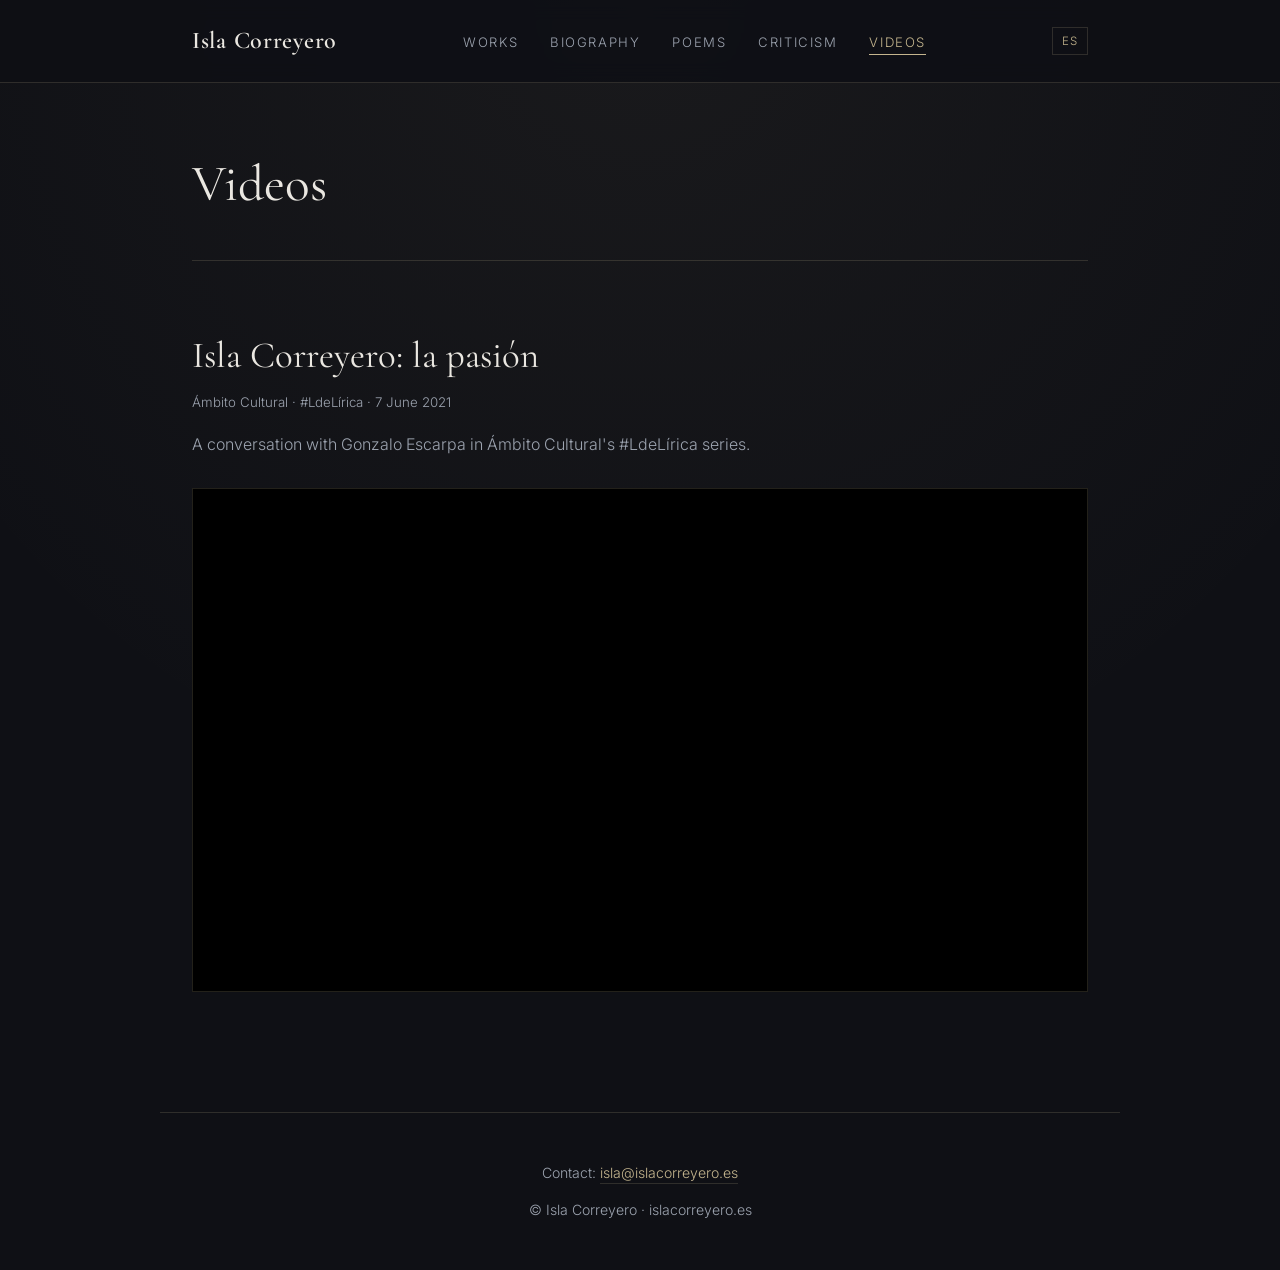
<file: videos.html>
<!DOCTYPE html>
<html lang="es">
<head>
  <!-- Google tag (gtag.js) -->
  <script async src="https://www.googletagmanager.com/gtag/js?id=G-M3G1P21QX7"></script>
  <script>
    window.dataLayer = window.dataLayer || [];
    function gtag(){dataLayer.push(arguments);}
    gtag('js', new Date());

    gtag('config', 'G-M3G1P21QX7');
  </script>
  <meta charset="UTF-8">
  <meta name="viewport" content="width=device-width, initial-scale=1.0">
  <title>Vídeos | Isla Correyero</title>
  <meta name="description" content="Conversaciones y lecturas de poesía de Isla Correyero.">
  <link rel="icon" type="image/png" href="favicon.png">
  <link rel="preconnect" href="https://fonts.googleapis.com">
  <link rel="preconnect" href="https://fonts.gstatic.com" crossorigin>
  <link href="https://fonts.googleapis.com/css2?family=Cormorant+Garamond:ital,wght@0,400;0,500;0,600;1,400;1,600&family=Inter:wght@300;400;500&display=swap" rel="stylesheet">
  <link rel="stylesheet" href="styles.css">
<style>
.video-entry{padding:0 0 4.5rem}.video-entry h2{font-family:var(--font-serif);font-size:clamp(1.7rem,4vw,2.3rem);font-weight:400;line-height:1.25;margin-bottom:.75rem}.video-entry .video-meta{font-size:.83rem;color:var(--text-muted);margin-bottom:1rem}.video-entry .video-description{color:var(--text-muted);line-height:1.8;margin-bottom:1.8rem;max-width:44rem}.video-player{width:100%;aspect-ratio:16/9;background:#000;border:1px solid var(--border-color)}.video-player iframe{display:block;width:100%;height:100%;border:0}
</style>
  <link rel="canonical" href="https://islacorreyero.es/videos.html">
</head>
<body>

  <header>
    <div class="nav-container">
      <a href="/" class="brand">Isla Correyero</a>
      <a class="language-switch" href="en/videos.html" lang="en" hreflang="en" aria-label="View this page in English">EN</a>
      <nav>
        <ul>
          <li><a href="/">Obra</a></li>
          <li><a href="biografia.html" >Biografía</a></li>
          <li><a href="poemas.html">Poemas</a></li>
          <li><a href="critica.html">Crítica</a></li>
        <li><a href="videos.html" class="active">Vídeos</a></li>
        </ul>
      </nav>
    </div>
  </header>

  <main>
<div class="page-header"><h1 class="section-title">Vídeos</h1></div>
<section class="video-entry" aria-labelledby="video-escarpa-title">
<h2 id="video-escarpa-title">Isla Correyero: la pasión</h2>
<p class="video-meta">Ámbito Cultural · #LdeLírica · 7 de junio de 2021</p>
<p class="video-description">Conversación con Gonzalo Escarpa en el ciclo #LdeLírica de Ámbito Cultural.</p>
<div class="video-player"><iframe src="https://www.youtube.com/embed/12VGwFnA714" title="Isla Correyero: la pasión · Conversación con Gonzalo Escarpa" allow="accelerometer; autoplay; clipboard-write; encrypted-media; gyroscope; picture-in-picture; web-share" allowfullscreen referrerpolicy="strict-origin-when-cross-origin"></iframe></div>
</section>
</main>

  <footer>
    <div class="footer-contact">
      <p>Contacto: <a href="mailto:isla@islacorreyero.es">isla@islacorreyero.es</a></p>
    </div>
    <p>&copy; Isla Correyero &middot; islacorreyero.es</p>
  </footer>

<script src="language.js" defer></script>
</body>
</html>
</file>
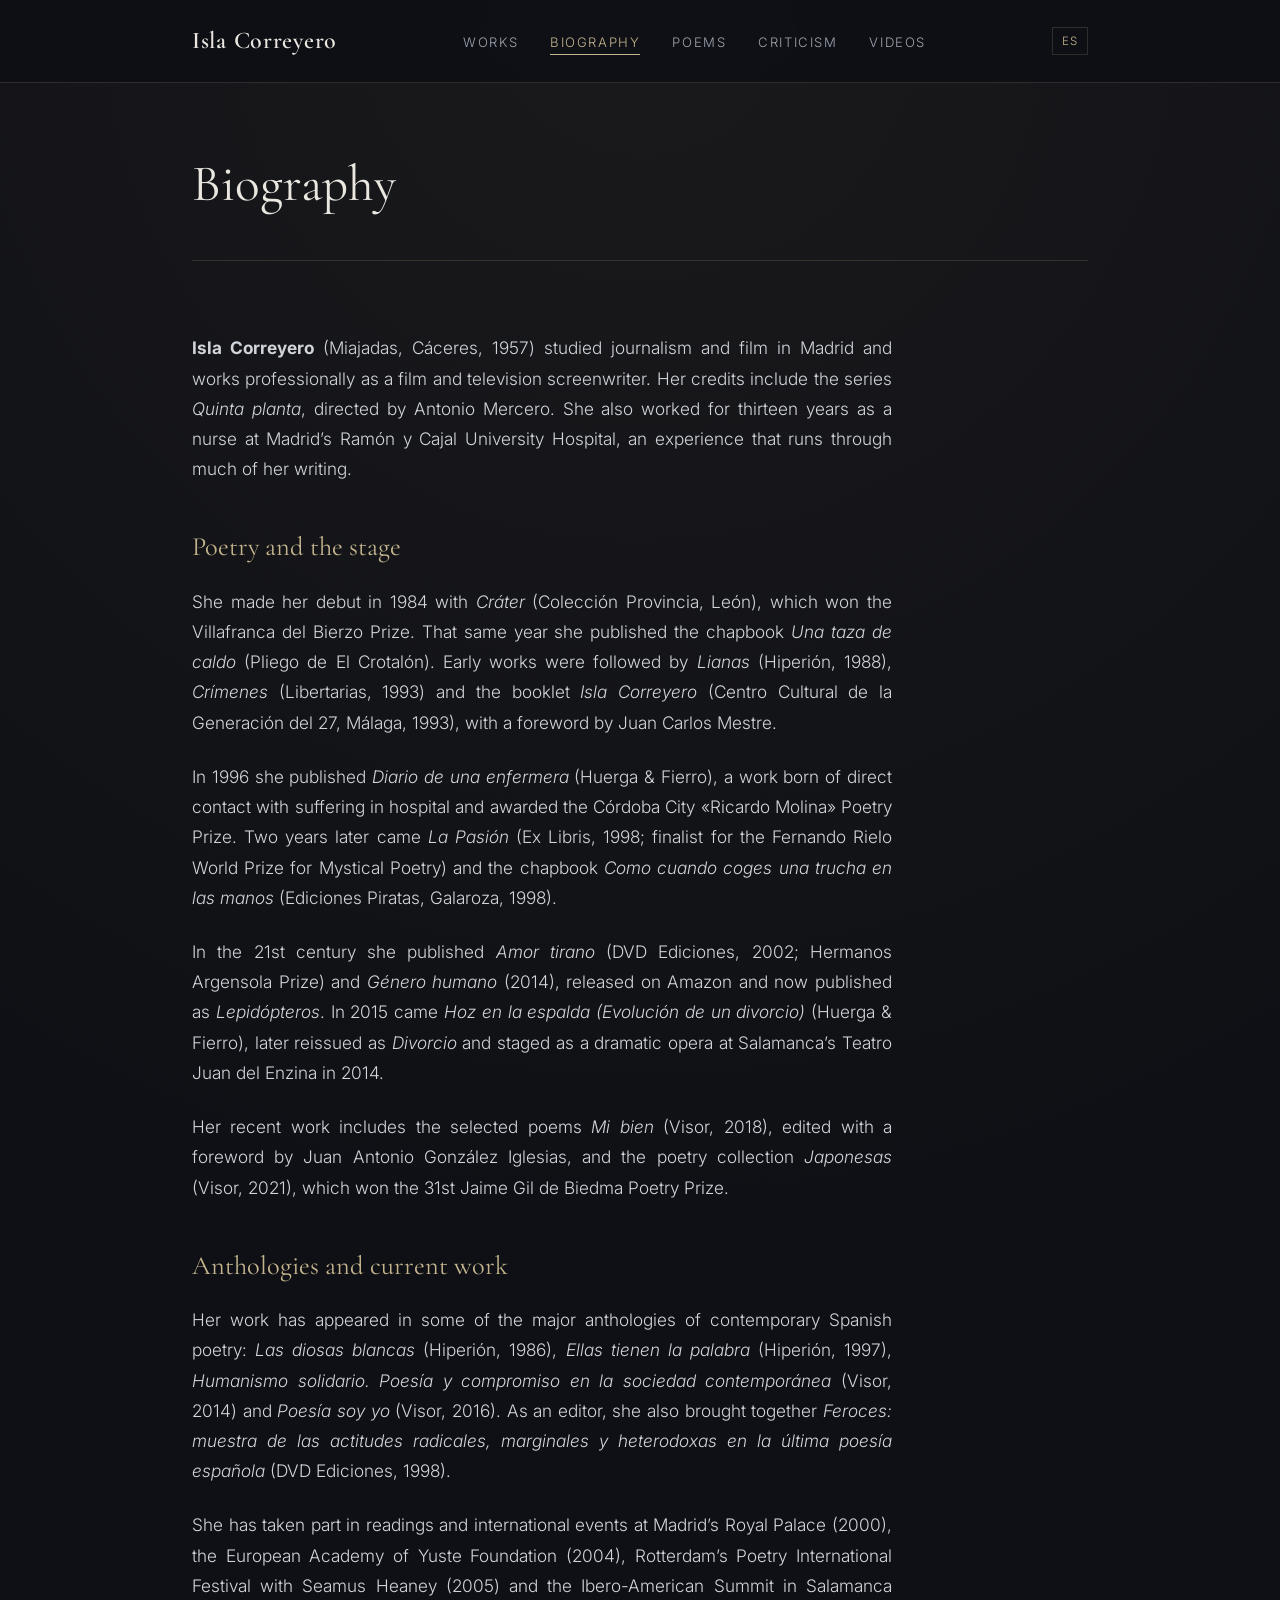
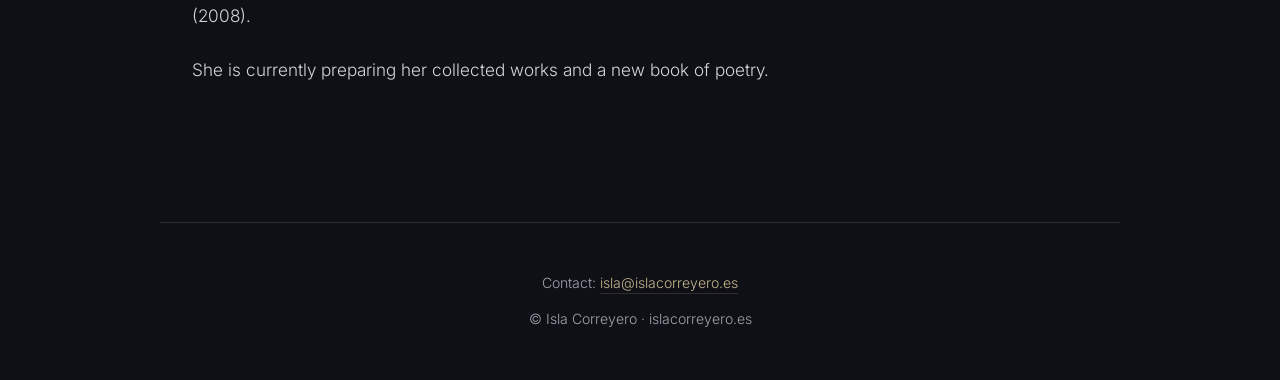
<file: en/biografia.html>
<!DOCTYPE html>
<html lang="en">
<head>
  <!-- Google tag (gtag.js) -->
  <script async src="https://www.googletagmanager.com/gtag/js?id=G-M3G1P21QX7"></script>
  <script>
    window.dataLayer = window.dataLayer || [];
    function gtag(){dataLayer.push(arguments);}
    gtag('js', new Date());

    gtag('config', 'G-M3G1P21QX7');
  </script>
  <meta charset="UTF-8">
  <meta name="viewport" content="width=device-width, initial-scale=1.0">
  <title>Biography | Isla Correyero</title>
  <meta name="description" content="Biography and literary career of Spanish poet and screenwriter Isla Correyero.">
  <link rel="icon" type="image/png" href="../favicon.png">
  <link rel="preconnect" href="https://fonts.googleapis.com">
  <link rel="preconnect" href="https://fonts.gstatic.com" crossorigin>
  <link href="https://fonts.googleapis.com/css2?family=Cormorant+Garamond:ital,wght@0,400;0,500;0,600;1,400;1,600&family=Inter:wght@300;400;500&display=swap" rel="stylesheet">
  <link rel="stylesheet" href="../styles.css">
  <link rel="canonical" href="https://islacorreyero.es/en/biografia.html">
</head>
<body>

  <header>
    <div class="nav-container">
      <a href="/en/" class="brand">Isla Correyero</a>
      <a class="language-switch" href="../biografia.html" lang="es" hreflang="es" aria-label="Ver esta página en español">ES</a>
      <nav>
        <ul>
          <li><a href="/en/">Works</a></li>
          <li><a href="biografia.html" class="active">Biography</a></li>
          <li><a href="poemas.html">Poems</a></li>
          <li><a href="critica.html">Criticism</a></li>
        <li><a href="videos.html">Videos</a></li>
        </ul>
      </nav>
    </div>
  </header>

  <main>
    <div class="page-header">
      <h1 class="section-title">Biography</h1>
    </div>

    <section style="padding-top: 0;">
      <div class="prose">
        <p>
          <strong>Isla Correyero</strong> (Miajadas, Cáceres, 1957) studied journalism and film in Madrid and works professionally as a film and television screenwriter. Her credits include the series <em>Quinta planta</em>, directed by Antonio Mercero. She also worked for thirteen years as a nurse at Madrid’s Ramón y Cajal University Hospital, an experience that runs through much of her writing.
        </p>

        <h3>Poetry and the stage</h3>
        <p>
          She made her debut in 1984 with <em>Cráter</em> (Colección Provincia, León), which won the Villafranca del Bierzo Prize. That same year she published the chapbook <em>Una taza de caldo</em> (Pliego de El Crotalón). Early works were followed by <em>Lianas</em> (Hiperión, 1988), <em>Crímenes</em> (Libertarias, 1993) and the booklet <em>Isla Correyero</em> (Centro Cultural de la Generación del 27, Málaga, 1993), with a foreword by Juan Carlos Mestre.
        </p>
        <p>
          In 1996 she published <em>Diario de una enfermera</em> (Huerga &amp; Fierro), a work born of direct contact with suffering in hospital and awarded the Córdoba City «Ricardo Molina» Poetry Prize. Two years later came <em>La Pasión</em> (Ex Libris, 1998; finalist for the Fernando Rielo World Prize for Mystical Poetry) and the chapbook <em>Como cuando coges una trucha en las manos</em> (Ediciones Piratas, Galaroza, 1998).
        </p>
        <p>
          In the 21st century she published <em>Amor tirano</em> (DVD Ediciones, 2002; Hermanos Argensola Prize) and <em>Género humano</em> (2014), released on Amazon and now published as <em>Lepidópteros</em>. In 2015 came <em>Hoz en la espalda (Evolución de un divorcio)</em> (Huerga &amp; Fierro), later reissued as <em>Divorcio</em> and staged as a dramatic opera at Salamanca’s Teatro Juan del Enzina in 2014.
        </p>
        <p>
          Her recent work includes the selected poems <em>Mi bien</em> (Visor, 2018), edited with a foreword by Juan Antonio González Iglesias, and the poetry collection <em>Japonesas</em> (Visor, 2021), which won the 31st Jaime Gil de Biedma Poetry Prize.
        </p>

        <h3>Anthologies and current work</h3>
        <p>
          Her work has appeared in some of the major anthologies of contemporary Spanish poetry: <em>Las diosas blancas</em> (Hiperión, 1986), <em>Ellas tienen la palabra</em> (Hiperión, 1997), <em>Humanismo solidario. Poesía y compromiso en la sociedad contemporánea</em> (Visor, 2014) and <em>Poesía soy yo</em> (Visor, 2016). As an editor, she also brought together <em>Feroces: muestra de las actitudes radicales, marginales y heterodoxas en la última poesía española</em> (DVD Ediciones, 1998).
        </p>
        <p>
          She has taken part in readings and international events at Madrid’s Royal Palace (2000), the European Academy of Yuste Foundation (2004), Rotterdam’s Poetry International Festival with Seamus Heaney (2005) and the Ibero-American Summit in Salamanca (2008).
        </p>
        <p>
          She is currently preparing her collected works and a new book of poetry.
        </p>
      </div>
    </section>
  </main>

  <footer>
    <div class="footer-contact">
      <p>Contact: <a href="mailto:isla@islacorreyero.es">isla@islacorreyero.es</a></p>
    </div>
    <p>&copy; Isla Correyero &middot; islacorreyero.es</p>
  </footer>

<script src="../language.js" defer></script>
</body>
              </html>
</file>
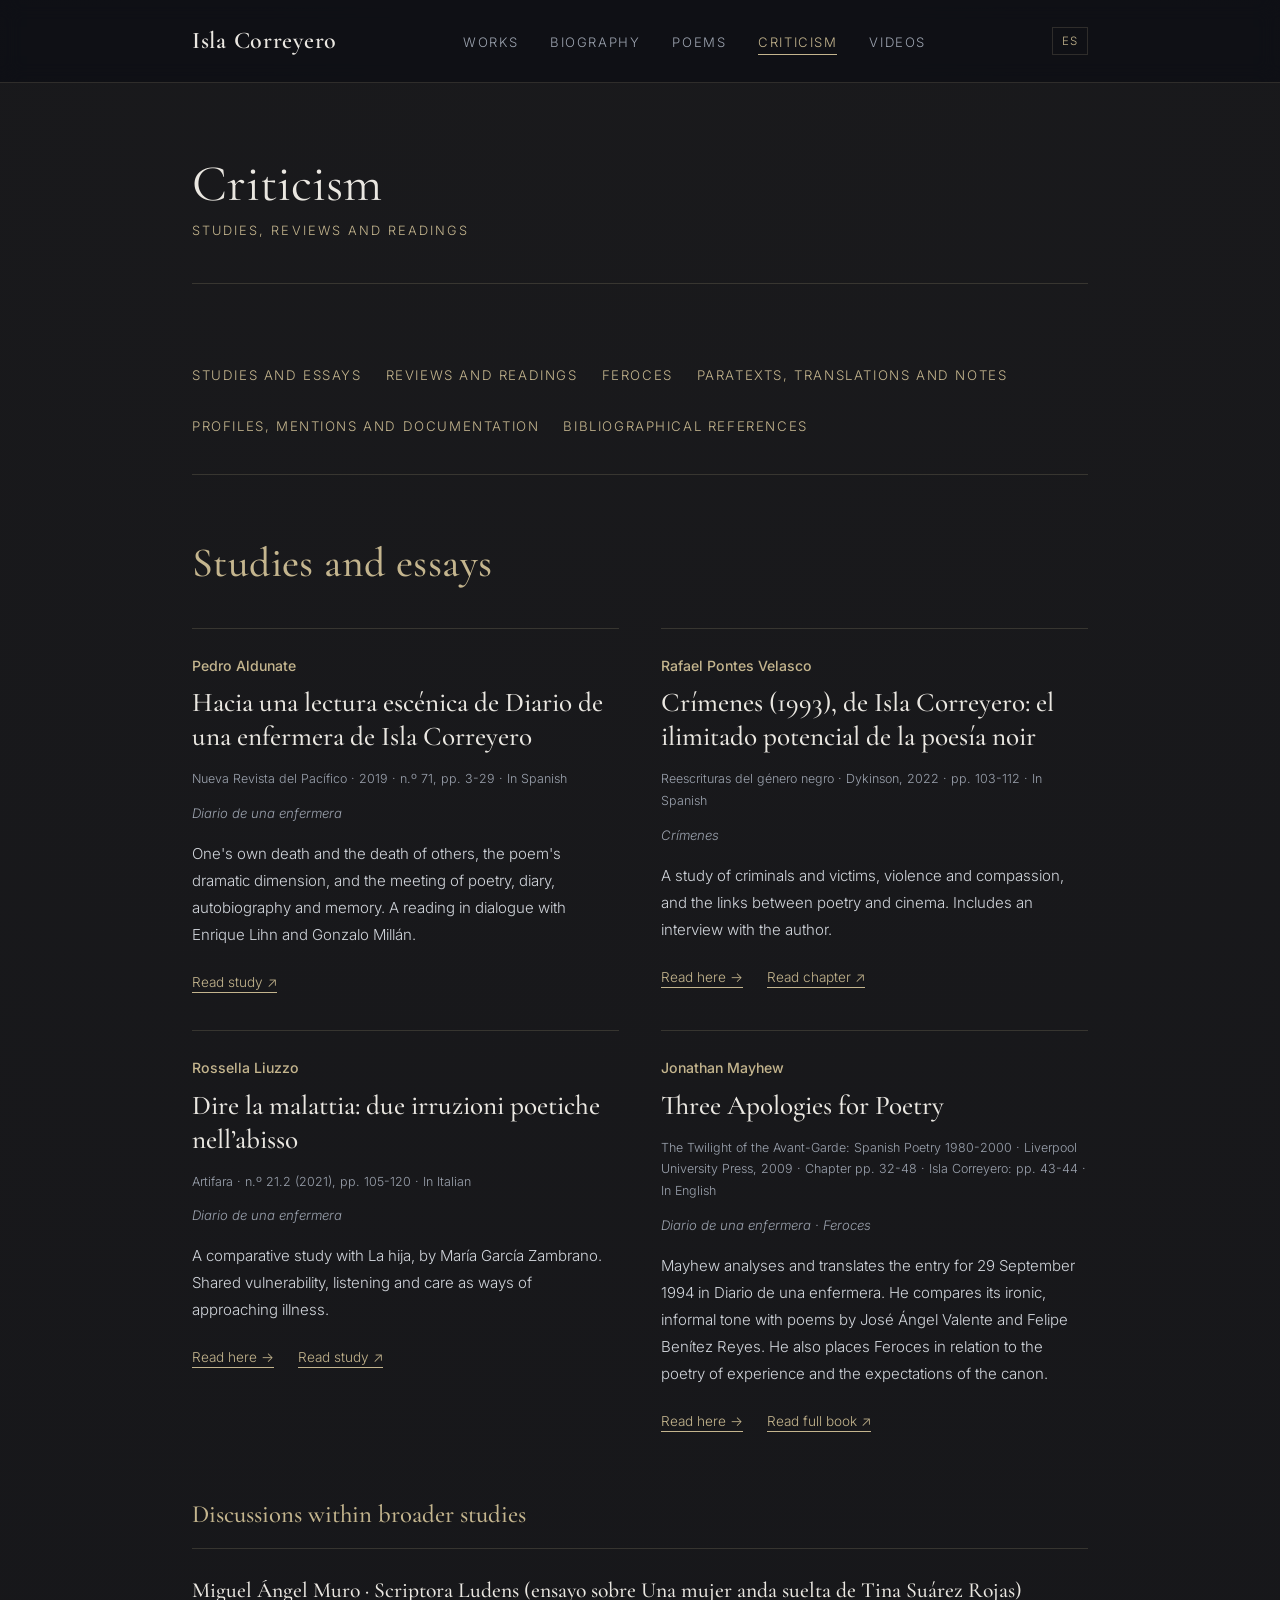
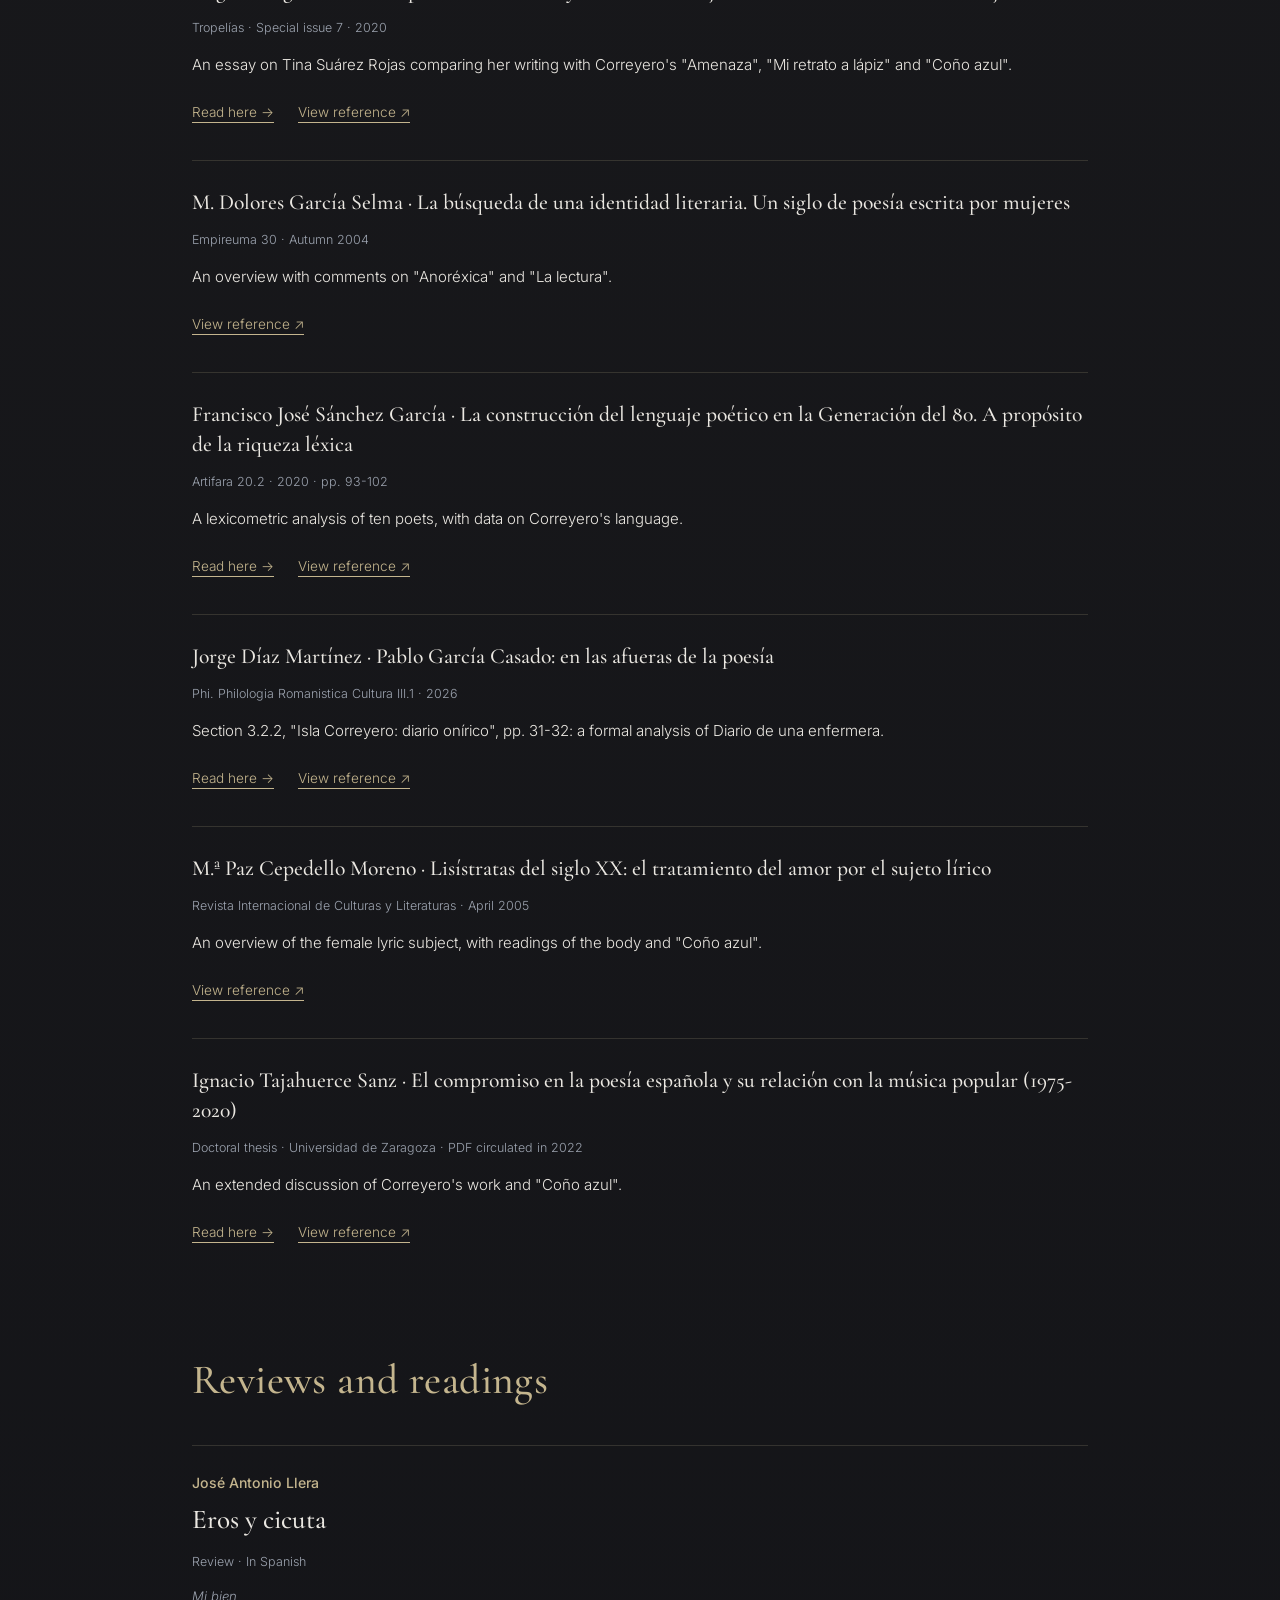
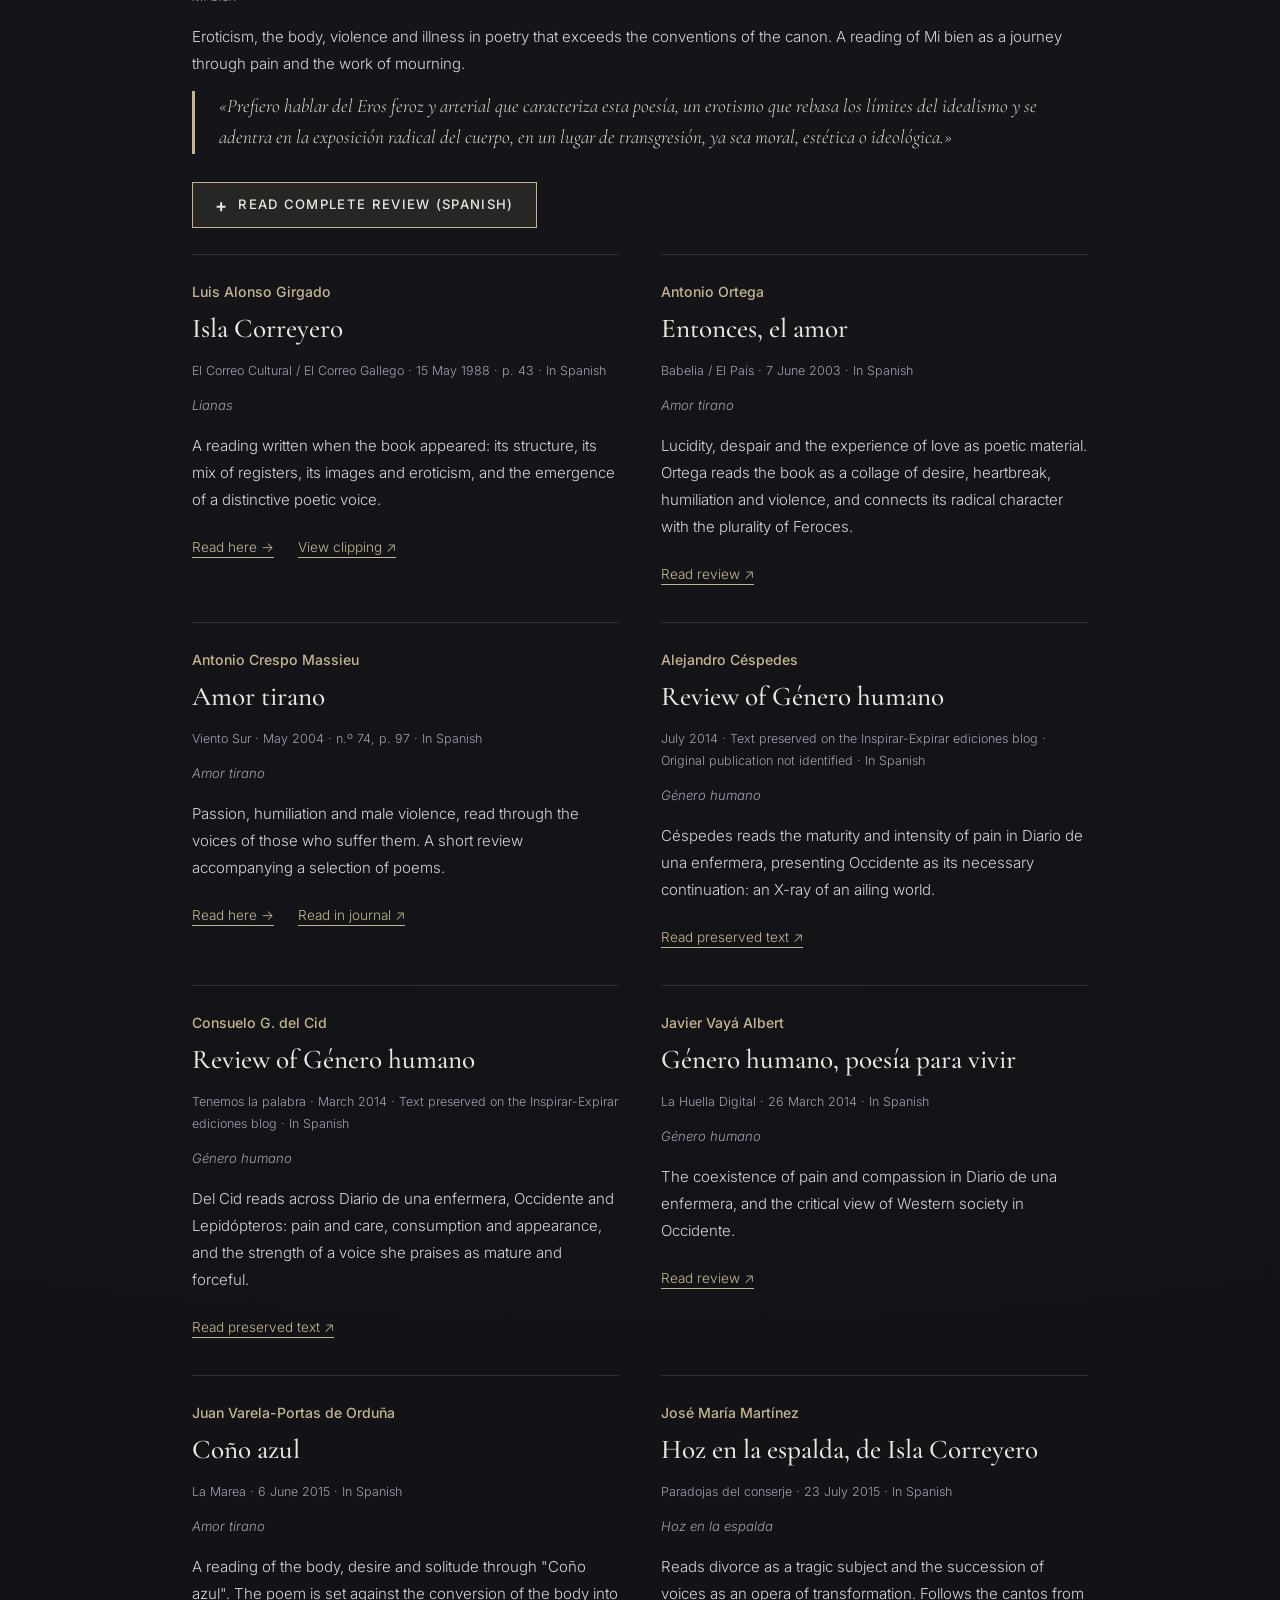
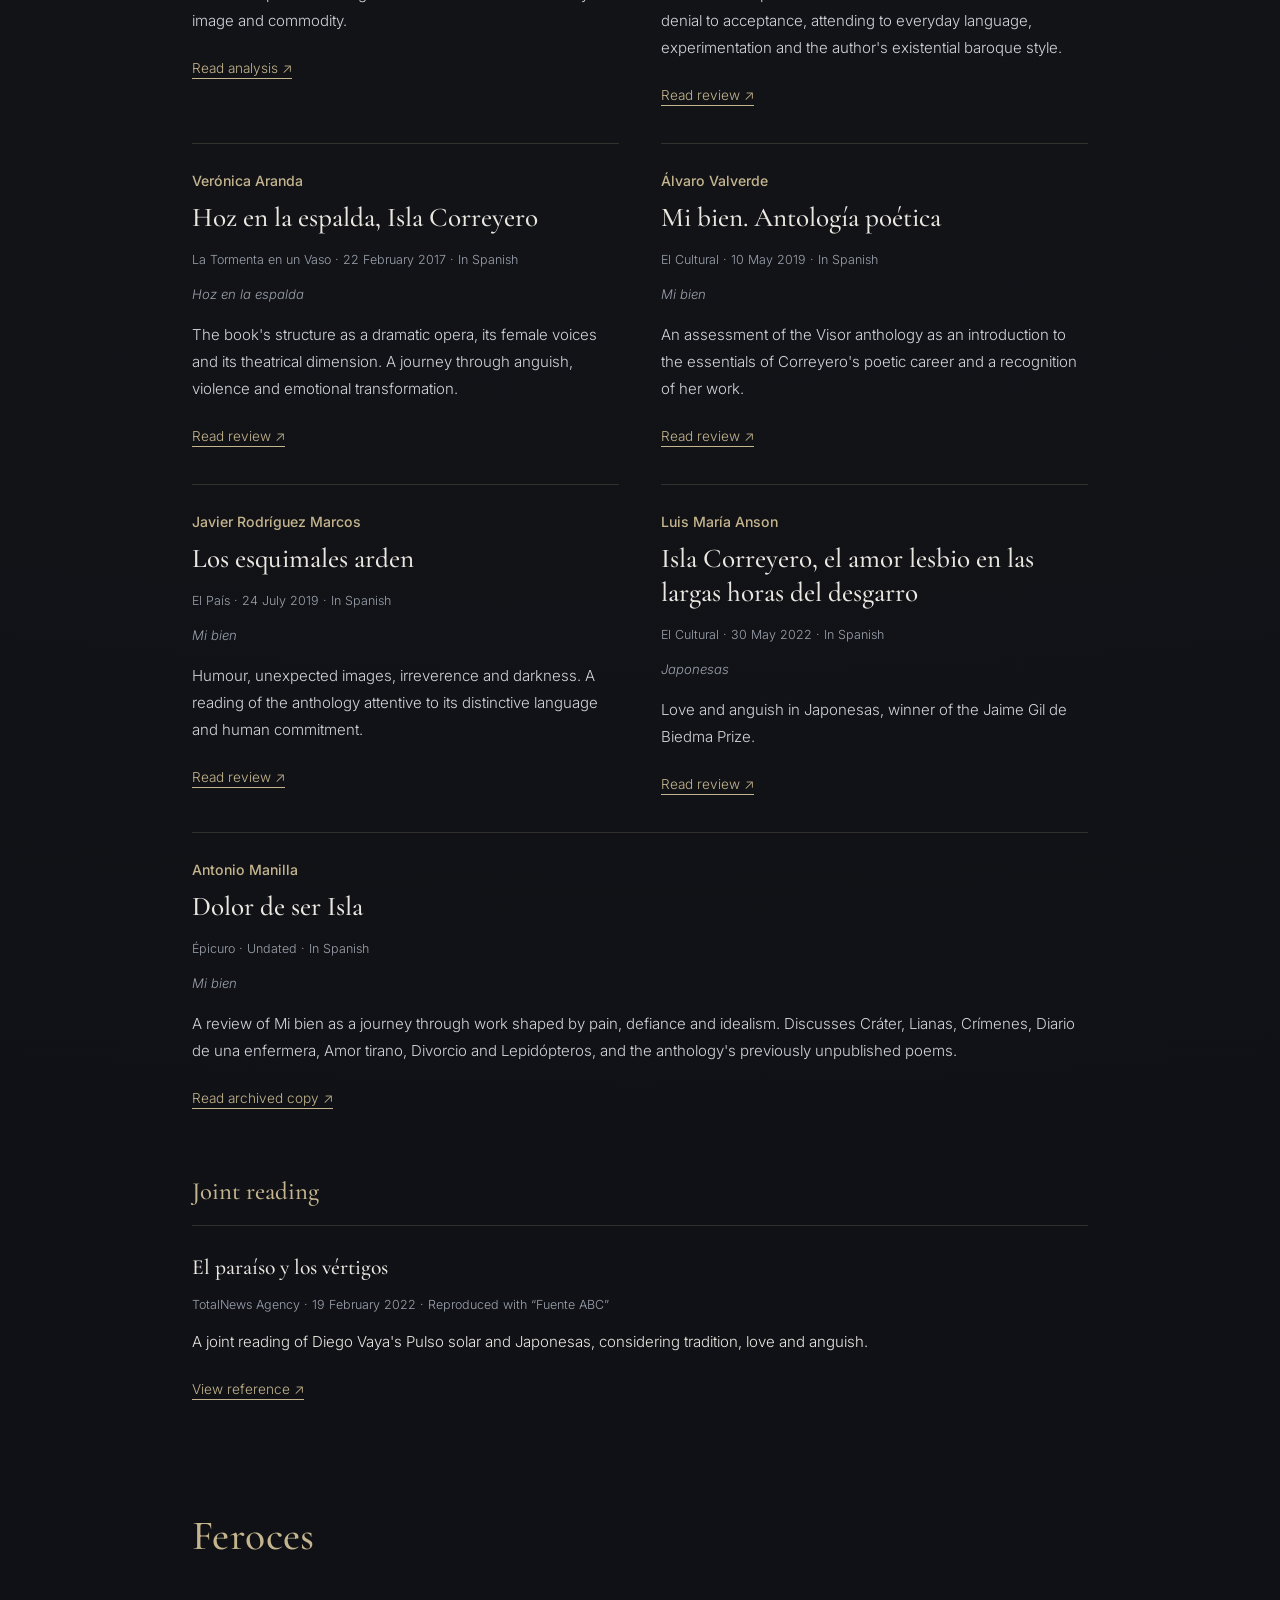
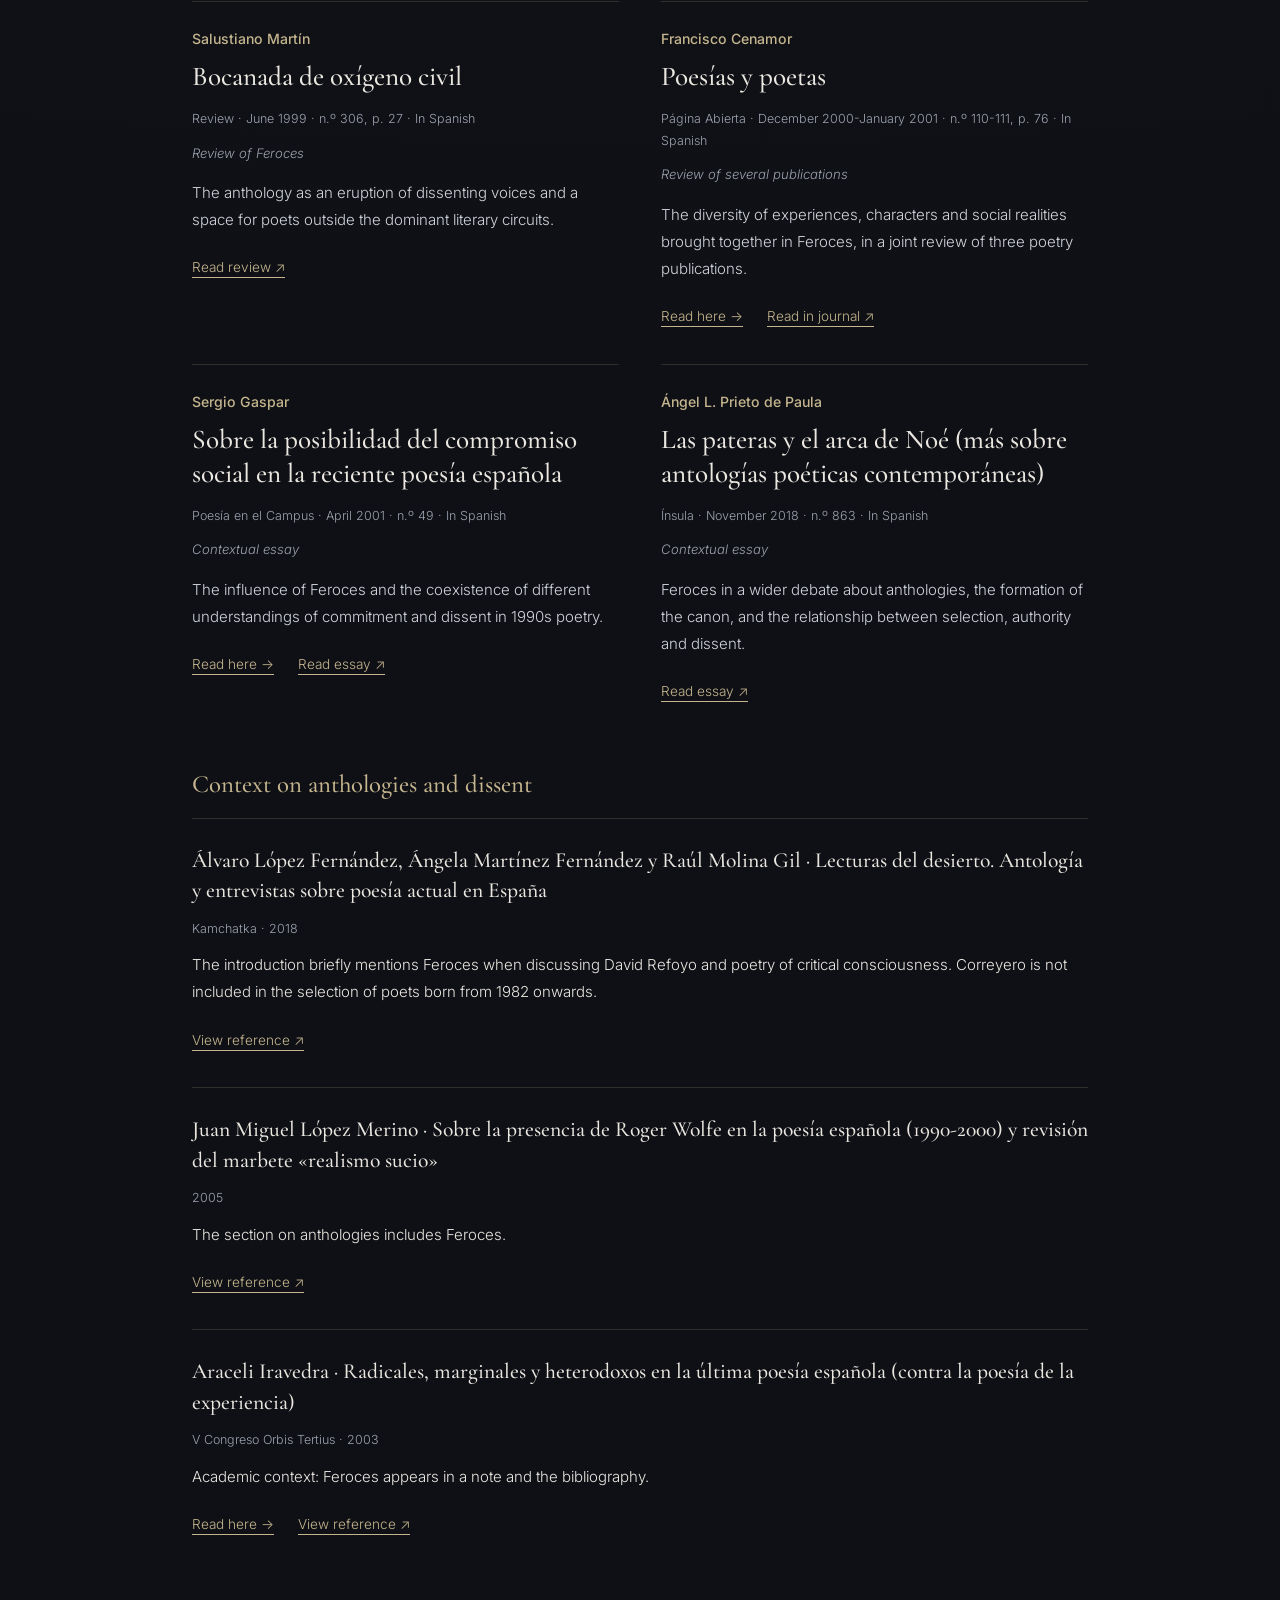
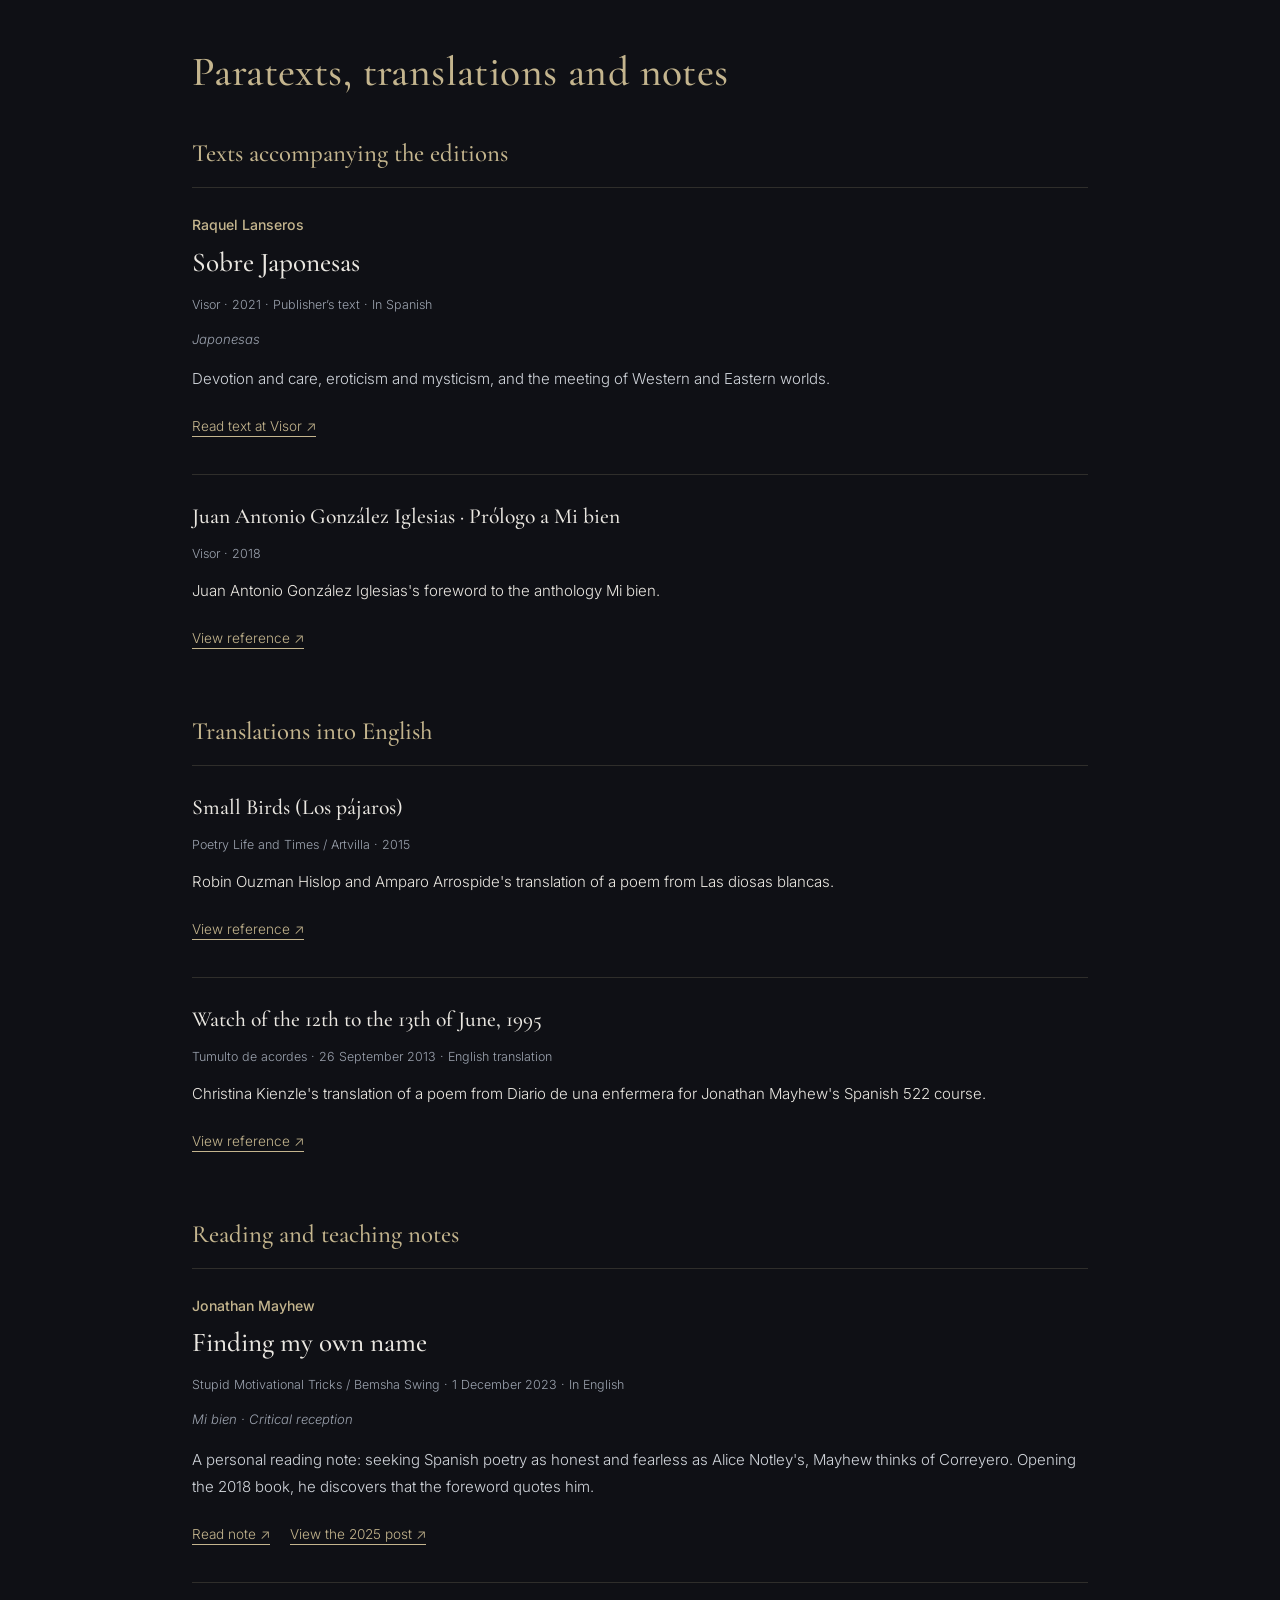
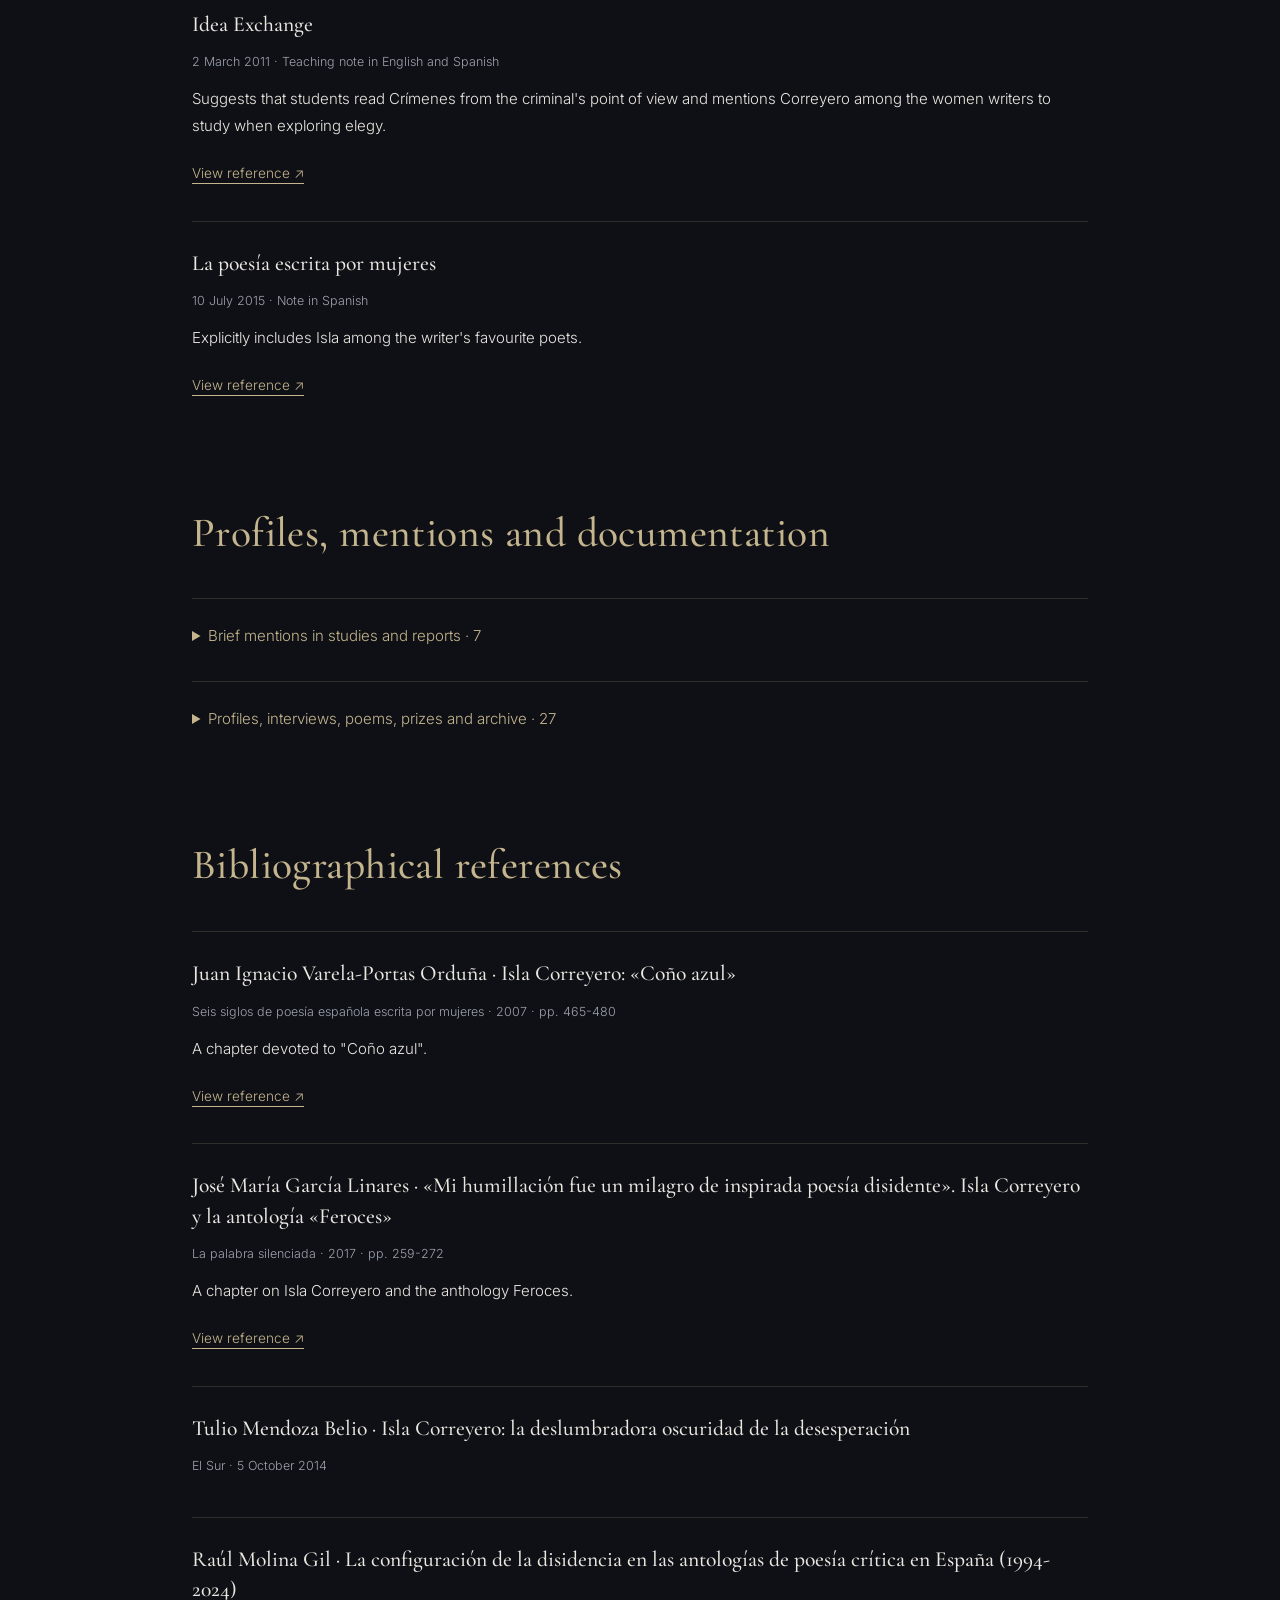
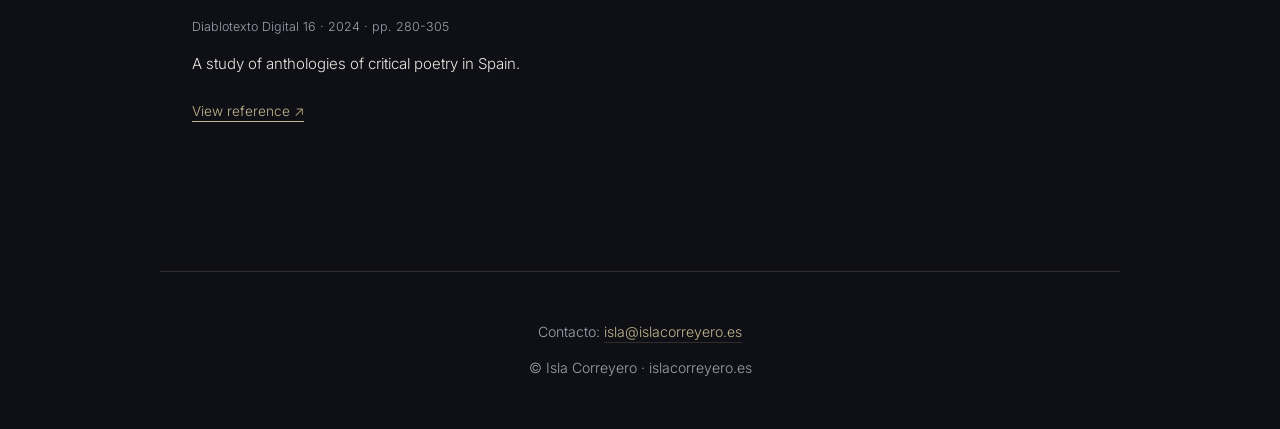
<file: en/critica.html>
<!DOCTYPE html>

<html lang="en">
<head>
<!-- Google tag (gtag.js) -->
<script async="" src="https://www.googletagmanager.com/gtag/js?id=G-M3G1P21QX7"></script>
<script>
    window.dataLayer = window.dataLayer || [];
    function gtag(){dataLayer.push(arguments);}
    gtag('js', new Date());

    gtag('config', 'G-M3G1P21QX7');
  </script>
<meta charset="utf-8"/>
<meta content="width=device-width, initial-scale=1.0" name="viewport"/>
<title>Criticism and Reviews | Isla Correyero</title>
<meta content="Studies, reviews and readings of Isla Correyero's poetry." name="description"/>
<link href="../favicon.png" rel="icon" type="image/png"/>
<link href="https://fonts.googleapis.com" rel="preconnect"/>
<link crossorigin="" href="https://fonts.gstatic.com" rel="preconnect"/>
<link href="https://fonts.googleapis.com/css2?family=Cormorant+Garamond:ital,wght@0,400;0,500;0,600;1,400;1,600&amp;family=Inter:wght@300;400;500&amp;display=swap" rel="stylesheet"/>
<link href="../styles.css" rel="stylesheet"/>
<style>
.critica-toc{display:flex;flex-wrap:wrap;gap:12px 24px;margin:0 0 52px;padding-bottom:28px;border-bottom:1px solid var(--border-color)}
.critica-content a{color:var(--accent);text-underline-offset:5px;transition:color .2s}.critica-content a:hover{color:var(--text-main)}
.critica-toc a{font-size:.83rem;text-decoration:none;padding:8px 0}
.critica-content .file-group{padding:0 0 64px;scroll-margin-top:130px}
.critica-content .file-group-head{margin:0 0 28px}.critica-content .file-group-heading{font-family:var(--font-serif);font-size:2.15rem;font-weight:500;color:var(--accent);letter-spacing:.01em}
.critica-content .entries{display:grid;grid-template-columns:minmax(0,1fr);gap:0 42px}
.critica-content .entry,.critica-content .reference{border-top:1px solid var(--border-color);padding:26px 0;min-width:0;overflow-wrap:anywhere}
.critica-content .author{color:var(--accent);font-size:.88rem;line-height:1.6;font-weight:500;margin:0 0 9px}
.critica-content h3{font-family:var(--font-serif);font-size:1.7rem;line-height:1.25;font-weight:500;margin:0 0 14px}
.critica-content p{line-height:1.8;margin:0 0 14px;font-size:.94rem}
.critica-content .metadata{font-size:.78rem;color:var(--text-muted);line-height:1.75;margin:12px 0}
.critica-content .book{color:var(--text-muted);font-size:.82rem;font-style:italic}
.critica-content .description{color:#d1d5db}.critica-content .critica-link{display:inline-block;margin-right:20px;padding:9px 0;font-size:.85rem}
.critica-content .bibliography{margin-top:30px}.critica-content .bibliography>h3{font-size:1.55rem;color:var(--accent);margin:0 0 18px}
.critica-content .reference>.author{font-family:var(--font-serif);font-size:1.35rem;color:var(--text-main);line-height:1.4}
.critica-content details:not(.review-accordion){border-top:1px solid var(--border-color);margin:8px 0;padding:10px 0}
.critica-content details:not(.review-accordion)>summary{cursor:pointer;color:var(--accent);font-size:.94rem;padding:16px 0;line-height:1.5}
.critica-content .review-excerpt{font-size:1.2rem;text-align:left}.critica-content .review-full-text p{font-family:var(--font-serif);font-size:1.2rem}
@media(min-width:900px){.critica-content .entries{grid-template-columns:repeat(2,minmax(0,1fr))}.critica-content .entry:has(.review-accordion){grid-column:1/-1}.critica-content .file-group-heading{font-size:2.6rem}}

@media(max-width:899px){.critica-content .file-group-heading{font-size:1.8rem}}
</style>  <link rel="canonical" href="https://islacorreyero.es/en/critica.html">
</head>
<body>
<header>
<div class="nav-container">
<a class="brand" href="/en/">Isla Correyero</a>
<a aria-label="Ver esta página en español" class="language-switch" href="../critica.html" hreflang="es" lang="es">ES</a>
<nav>
<ul>
<li><a href="/en/">Works</a></li>
<li><a href="biografia.html">Biography</a></li>
<li><a href="poemas.html">Poems</a></li>
<li><a class="active" href="critica.html">Criticism</a></li>
<li><a href="videos.html">Videos</a></li>
        </ul>
</nav>
</div>
</header>
<main><div class="page-header"><h1 class="section-title">Criticism</h1><span class="section-subtitle">Studies, reviews and readings</span></div><div class="critica-content"><nav aria-label="Criticism sections" class="critica-toc"><a href="#critica-1">Studies and essays</a><a href="#critica-2">Reviews and readings</a><a href="#critica-3">Feroces</a><a href="#critica-4">Paratexts, translations and notes</a><a href="#critica-5">Profiles, mentions and documentation</a><a href="#critica-6">Bibliographical references</a></nav><section aria-labelledby="critica-1" class="file-group"><hgroup class="file-group-head"><h2 class="file-group-heading" id="critica-1">Studies and essays</h2></hgroup><div class="entries"><article class="entry"><div><p class="author">Pedro Aldunate</p><h3>Hacia una lectura escénica de Diario de una enfermera de Isla Correyero</h3></div><p class="metadata">Nueva Revista del Pacífico · 2019 · n.º 71, pp. 3-29 · In Spanish</p><p class="book">Diario de una enfermera</p><p class="description">One's own death and the death of others, the poem's dramatic dimension, and the meeting of poetry, diary, autobiography and memory. A reading in dialogue with Enrique Lihn and Gonzalo Millán.</p><a class="critica-link" href="https://www.scielo.cl/scielo.php?pid=S0719-51762019000200003&amp;script=sci_arttext" rel="noopener noreferrer" target="_blank">Read study ↗</a></article><article class="entry"><div><p class="author">Rafael Pontes Velasco</p><h3>Crímenes (1993), de Isla Correyero: el ilimitado potencial de la poesía noir</h3></div><p class="metadata">Reescrituras del género negro · Dykinson, 2022 · pp. 103-112 · In Spanish</p><p class="book">Crímenes</p><p class="description">A study of criminals and victims, violence and compassion, and the links between poetry and cinema. Includes an interview with the author.</p><a class="critica-link local-reader-link" href="../lector.html?doc=pontes-crimenes&amp;lang=en">Read here <span aria-hidden="true">→</span></a> <a class="critica-link" href="https://riubu.ubu.es/handle/10259/8992" rel="noopener noreferrer" target="_blank">Read chapter ↗</a></article><article class="entry"><div><p class="author">Rossella Liuzzo</p><h3>Dire la malattia: due irruzioni poetiche nell’abisso</h3></div><p class="metadata">Artifara · n.º 21.2 (2021), pp. 105-120 · In Italian</p><p class="book">Diario de una enfermera</p><p class="description">A comparative study with La hija, by María García Zambrano. Shared vulnerability, listening and care as ways of approaching illness.</p><a class="critica-link local-reader-link" href="../lector.html?doc=liuzzo-malattia&amp;lang=en">Read here <span aria-hidden="true">→</span></a> <a class="critica-link" href="https://ojs.unito.it/index.php/artifara/article/view/6102/5500" rel="noopener noreferrer" target="_blank">Read study ↗</a></article><article class="entry"><div><p class="author">Jonathan Mayhew</p><h3>Three Apologies for Poetry</h3></div><p class="metadata">The Twilight of the Avant-Garde: Spanish Poetry 1980-2000 · Liverpool University Press, 2009 · Chapter pp. 32-48 · Isla Correyero: pp. 43-44 · In English</p><p class="book">Diario de una enfermera · Feroces</p><p class="description">Mayhew analyses and translates the entry for 29 September 1994 in Diario de una enfermera. He compares its ironic, informal tone with poems by José Ángel Valente and Felipe Benítez Reyes. He also places Feroces in relation to the poetry of experience and the expectations of the canon.</p><a class="critica-link local-reader-link" href="../lector.html?doc=mayhew-three-apologies&amp;lang=en">Read here <span aria-hidden="true">→</span></a> <a class="critica-link" href="https://library.oapen.org/bitstream/handle/20.500.12657/34642/389223.pdf?sequence=1" rel="noopener noreferrer" target="_blank">Read full book ↗</a></article></div><div class="bibliography"><h3>Discussions within broader studies</h3><article class="reference"><p class="author">Miguel Ángel Muro · Scriptora Ludens (ensayo sobre Una mujer anda suelta de Tina Suárez Rojas)</p><p class="metadata">Tropelías · Special issue 7 · 2020</p><p>An essay on Tina Suárez Rojas comparing her writing with Correyero's "Amenaza", "Mi retrato a lápiz" and "Coño azul".</p><a class="critica-link local-reader-link" href="../lector.html?doc=muro-scriptora-ludens&amp;lang=en">Read here <span aria-hidden="true">→</span></a> <a class="critica-link" href="https://papiro.unizar.es/ojs/index.php/tropelias/article/download/4665/3760/14402" rel="noopener noreferrer" target="_blank">View reference ↗</a></article><article class="reference"><p class="author">M. Dolores García Selma · La búsqueda de una identidad literaria. Un siglo de poesía escrita por mujeres</p><p class="metadata">Empireuma 30 · Autumn 2004</p><p>An overview with comments on "Anoréxica" and "La lectura".</p><a class="critica-link" href="https://hdl.handle.net/10045/114581" rel="noopener noreferrer" target="_blank">View reference ↗</a></article><article class="reference"><p class="author">Francisco José Sánchez García · La construcción del lenguaje poético en la Generación del 80. A propósito de la riqueza léxica</p><p class="metadata">Artifara 20.2 · 2020 · pp. 93-102</p><p>A lexicometric analysis of ten poets, with data on Correyero's language.</p><a class="critica-link local-reader-link" href="../lector.html?doc=sanchez-lenguaje-poetico&amp;lang=en">Read here <span aria-hidden="true">→</span></a> <a class="critica-link" href="https://ojs.unito.it/index.php/artifara/article/view/4425" rel="noopener noreferrer" target="_blank">View reference ↗</a></article><article class="reference"><p class="author">Jorge Díaz Martínez · Pablo García Casado: en las afueras de la poesía</p><p class="metadata">Phi. Philologia Romanistica Cultura III.1 · 2026</p><p>Section 3.2.2, "Isla Correyero: diario onírico", pp. 31-32: a formal analysis of Diario de una enfermera.</p><a class="critica-link local-reader-link" href="../lector.html?doc=diaz-garcia-casado&amp;lang=en">Read here <span aria-hidden="true">→</span></a> <a class="critica-link" href="https://www.phi.ff.ukf.sk/wp-content/uploads/PHI-III-1.pdf" rel="noopener noreferrer" target="_blank">View reference ↗</a></article><article class="reference"><p class="author">M.ª Paz Cepedello Moreno · Lisístratas del siglo XX: el tratamiento del amor por el sujeto lírico</p><p class="metadata">Revista Internacional de Culturas y Literaturas · April 2005</p><p>An overview of the female lyric subject, with readings of the body and "Coño azul".</p><a class="critica-link" href="https://idus.us.es/server/api/core/bitstreams/7a16046e-9603-4bac-9308-1859e42157cb/content" rel="noopener noreferrer" target="_blank">View reference ↗</a></article><article class="reference"><p class="author">Ignacio Tajahuerce Sanz · El compromiso en la poesía española y su relación con la música popular (1975-2020)</p><p class="metadata">Doctoral thesis · Universidad de Zaragoza · PDF circulated in 2022</p><p>An extended discussion of Correyero's work and "Coño azul".</p><a class="critica-link local-reader-link" href="../lector.html?doc=tajahuerce-compromiso&amp;lang=en">Read here <span aria-hidden="true">→</span></a> <a class="critica-link" href="https://zaguan.unizar.es/record/117305/files/TESIS-2022-106.pdf" rel="noopener noreferrer" target="_blank">View reference ↗</a></article></div></section><section aria-labelledby="critica-2" class="file-group"><hgroup class="file-group-head"><h2 class="file-group-heading" id="critica-2">Reviews and readings</h2></hgroup><div class="entries"><article class="entry"><div><p class="author">José Antonio Llera</p><h3>Eros y cicuta</h3></div><p class="metadata">Review · In Spanish</p><p class="book">Mi bien</p><p class="description">Eroticism, the body, violence and illness in poetry that exceeds the conventions of the canon. A reading of Mi bien as a journey through pain and the work of mourning.</p><blockquote class="review-excerpt">
            «Prefiero hablar del Eros feroz y arterial que caracteriza esta poesía, un erotismo que rebasa los límites del idealismo y se adentra en la exposición radical del cuerpo, en un lugar de transgresión, ya sea moral, estética o ideológica.»
          </blockquote><details class="review-accordion">
<summary class="review-btn">
<span class="review-btn-icon icon-plus">+</span>
<span class="review-btn-icon icon-minus">−</span>
<span class="btn-text-open">Read complete review (Spanish)</span>
<span class="btn-text-close">Close reading</span>
</summary>
<div class="review-full-text">
<p>
                La obra de Isla Correyero rompe con muchos de los clichés que a menudo acompañan a la poesía de su generación. Me parece que <strong>no deberíamos acercarnos a ella bajo el paraguas de la autobiografía</strong>: lo autobiográfico es un modo de lectura y, además, implica una desfiguración, una ficción. Como lector, me encuentro más cómodo con otros modos de mirar. Prefiero hablar del <em>Eros feroz y arterial</em> que caracteriza esta poesía, un erotismo que rebasa los límites del idealismo y se adentra en la exposición radical del cuerpo, en un lugar de transgresión, ya sea moral, estética o ideológica. Me gusta pensarla a través de lo que Roland Barthes llamó <em>textos de goce</em>: una literatura que perturba las fronteras, que brota en desbordamiento continuo, en un exceso que amenaza y vigila.
              </p>
<p>
                El primer libro suyo que cayó en mis manos fue <em>Diario de una enfermera</em> (1996), un libro sobre la enfermedad, sobre la compasión ante lo doliente. En sus páginas habitan la orina azul, la desgarradura blanca y <strong>la esclavitud al cuerpo</strong>. Porque en la enfermedad todos somos rehenes de nuestro propio cuerpo, que descarna la identidad hasta ahogarla en la pura biología. El lector se reconoce en su oración y en las pompas de sangre. Llega la enfermera con sus labios antitetánicos y la muerte con su olor a liebre descompuesta.
              </p>
<p>
<em>Crímenes</em> (1993), otro de los títulos claves, me causó la misma conmoción. Me topé con los dientes de sierra de la poesía, con la víctima y su victimario sobre la matriz de unos tensos monólogos dramáticos. Entre los escollos de la crueldad, asomaba la culpa y la ternura. Me acordaba de la <em>Sociedad de Expertos en el Asesinato</em> de Thomas de Quincey, de ciertos poemas de Fonollosa, de los hombres infames de Foucault. Y hablo aquí de afinidades y convergencias, no de imitaciones. <em>Divorcio</em> (2015) pasa por ser <strong>uno de los pocos libros que conozco que toca de forma íntegra el tema de la violencia machista</strong>. Pero también va más allá: emana de él la necesidad implorante del otro.
              </p>
<p>
<em>Mi bien</em>, la antología que ha publicado Visor, me parece que llega casi como un libro nuevo, y no solo por lo que tiene de bienvenida o celebración, sino porque la obra de Isla ha tenido una recepción un tanto anómala. Las explicaciones pueden ser varias, pero creo que uno de los motivos tiene que ver con el canon dominante y el horizonte de expectativas. Esta poesía y su imaginario de raíz expresionista (plasticidad y truculencia, expolios y hogueras de la carne) <strong>son imposibles de acomodar dentro del sentimentalismo tibio y conversacional</strong>. Expulsada hacia la periferia por heterodoxa, vuelve ahora, como con frecuencia le sucede a todo lo reprimido. Este título, <em>Mi bien</em>, se antoja no solo como refugio o intimidad inviolable, sino como centro catártico. Hace bien a quien la escribe y a quien la lee; tiene efectos purgativos, como la tragedia ática. Pienso en aquellos versos de Jack Gilbert (<em>«In Dispraise of Poetry»</em>) en que la poesía se representa como un elefante blanco: exige grandes cuidados, grandes responsabilidades, y por esa razón es el más peligroso de los dones.
              </p>
<p>
                La antología se cierra con un poema luminoso que se titula «Luz de agosto bajo el nogal». Después de los territorios devastados, después de la ira, la traición y la cicuta, leemos un canto a la resurrección «después de haber estado recubierta de hielo». Es otra forma de nombrar a los murciélagos de la melancolía. Sería muy superficial decir que nos sitúa, al fin, en un <em>locus amoenus</em>, que nos presenta una estampa de comunión con la naturaleza en una tarde de agosto. Se trata de un poema sobre el final del duelo. Abre una brecha en el tiempo, consigna que lo perdido se ha incorporado —dolorosamente— al yo. <strong>Solo cuando se realiza esa elaboración y se asimila esa pérdida, puede brotar lo nuevo</strong>. Por eso <em>Mi bien</em> hace visible un trayecto y nos deja a la expectativa de lo que aún no está escrito.
              </p>
</div>
</details></article><article class="entry"><div><p class="author">Luis Alonso Girgado</p><h3>Isla Correyero</h3></div><p class="metadata">El Correo Cultural / El Correo Gallego · 15 May 1988 · p. 43 · In Spanish</p><p class="book">Lianas</p><p class="description">A reading written when the book appeared: its structure, its mix of registers, its images and eroticism, and the emergence of a distinctive poetic voice.</p><a class="critica-link local-reader-link" href="../lector.html?doc=alonso-girgado-lianas&amp;lang=en">Read here <span aria-hidden="true">→</span></a> <a class="critica-link" href="https://www.dipujaen.es/manuelandujar/high.raw?attachment=0000346778.pdf&amp;id=0000346778&amp;name=00000001.original.pdf" rel="noopener noreferrer" target="_blank">View clipping ↗</a></article><article class="entry"><div><p class="author">Antonio Ortega</p><h3>Entonces, el amor</h3></div><p class="metadata">Babelia / El País · 7 June 2003 · In Spanish</p><p class="book">Amor tirano</p><p class="description">Lucidity, despair and the experience of love as poetic material. Ortega reads the book as a collage of desire, heartbreak, humiliation and violence, and connects its radical character with the plurality of Feroces.</p><a class="critica-link" href="https://elpais.com/diario/2003/06/07/babelia/1054943422_850215.html" rel="noopener noreferrer" target="_blank">Read review ↗</a></article><article class="entry"><div><p class="author">Antonio Crespo Massieu</p><h3>Amor tirano</h3></div><p class="metadata">Viento Sur · May 2004 · n.º 74, p. 97 · In Spanish</p><p class="book">Amor tirano</p><p class="description">Passion, humiliation and male violence, read through the voices of those who suffer them. A short review accompanying a selection of poems.</p><a class="critica-link local-reader-link" href="../lector.html?doc=crespo-amor-tirano&amp;lang=en">Read here <span aria-hidden="true">→</span></a> <a class="critica-link" href="https://cdn.vientosur.info/VScompletos/vs_0074.pdf" rel="noopener noreferrer" target="_blank">Read in journal ↗</a></article><article class="entry"><div><p class="author">Alejandro Céspedes</p><h3>Review of Género humano</h3></div><p class="metadata">July 2014 · Text preserved on the Inspirar-Expirar ediciones blog · Original publication not identified · In Spanish</p><p class="book">Género humano</p><p class="description">Céspedes reads the maturity and intensity of pain in Diario de una enfermera, presenting Occidente as its necessary continuation: an X-ray of an ailing world.</p><a class="critica-link" href="http://inspirarexpirare.blogspot.com/2014/07/resena-de-alejandro-cespedes.html" target="_blank" rel="noopener noreferrer">Read preserved text ↗</a></article><article class="entry"><div><p class="author">Consuelo G. del Cid</p><h3>Review of Género humano</h3></div><p class="metadata">Tenemos la palabra · March 2014 · Text preserved on the Inspirar-Expirar ediciones blog · In Spanish</p><p class="book">Género humano</p><p class="description">Del Cid reads across Diario de una enfermera, Occidente and Lepidópteros: pain and care, consumption and appearance, and the strength of a voice she praises as mature and forceful.</p><a class="critica-link" href="http://inspirarexpirare.blogspot.com/2014/03/resena-de-consuelo-g-del-cid-en-tenemos.html" target="_blank" rel="noopener noreferrer">Read preserved text ↗</a></article><article class="entry"><div><p class="author">Javier Vayá Albert</p><h3>Género humano, poesía para vivir</h3></div><p class="metadata">La Huella Digital · 26 March 2014 · In Spanish</p><p class="book">Género humano</p><p class="description">The coexistence of pain and compassion in Diario de una enfermera, and the critical view of Western society in Occidente.</p><a class="critica-link" href="https://lahuelladigital.com/genero-humano-poesia-para-vivir/" rel="noopener noreferrer" target="_blank">Read review ↗</a></article><article class="entry"><div><p class="author">Juan Varela-Portas de Orduña</p><h3>Coño azul</h3></div><p class="metadata">La Marea · 6 June 2015 · In Spanish</p><p class="book">Amor tirano</p><p class="description">A reading of the body, desire and solitude through "Coño azul". The poem is set against the conversion of the body into image and commodity.</p><a class="critica-link" href="https://www.lamarea.com/2015/06/06/cono-azul-de-isla-correyero-o-del-cuerpo-espiritualizado-en-el-capitalismo-tardio/" rel="noopener noreferrer" target="_blank">Read analysis ↗</a></article><article class="entry"><div><p class="author">José María Martínez</p><h3>Hoz en la espalda, de Isla Correyero</h3></div><p class="metadata">Paradojas del conserje · 23 July 2015 · In Spanish</p><p class="book">Hoz en la espalda</p><p class="description">Reads divorce as a tragic subject and the succession of voices as an opera of transformation. Follows the cantos from denial to acceptance, attending to everyday language, experimentation and the author's existential baroque style.</p><a class="critica-link" href="https://paradojasdelconserje.blogspot.com/2015/07/hoz-en-la-espalda-de-isla-correyero.html" rel="noopener noreferrer" target="_blank">Read review ↗</a></article><article class="entry"><div><p class="author">Verónica Aranda</p><h3>Hoz en la espalda, Isla Correyero</h3></div><p class="metadata">La Tormenta en un Vaso · 22 February 2017 · In Spanish</p><p class="book">Hoz en la espalda</p><p class="description">The book's structure as a dramatic opera, its female voices and its theatrical dimension. A journey through anguish, violence and emotional transformation.</p><a class="critica-link" href="https://latormentaenunvaso.blogspot.com/2017/02/hoz-en-la-espalda-isla-correyero.html" rel="noopener noreferrer" target="_blank">Read review ↗</a></article><article class="entry"><div><p class="author">Álvaro Valverde</p><h3>Mi bien. Antología poética</h3></div><p class="metadata">El Cultural · 10 May 2019 · In Spanish</p><p class="book">Mi bien</p><p class="description">An assessment of the Visor anthology as an introduction to the essentials of Correyero's poetic career and a recognition of her work.</p><a class="critica-link" href="https://www.elespanol.com/el-cultural/letras/20190510/bien-antologia-poetica/397462061_0.html" rel="noopener noreferrer" target="_blank">Read review ↗</a></article><article class="entry"><div><p class="author">Javier Rodríguez Marcos</p><h3>Los esquimales arden</h3></div><p class="metadata">El País · 24 July 2019 · In Spanish</p><p class="book">Mi bien</p><p class="description">Humour, unexpected images, irreverence and darkness. A reading of the anthology attentive to its distinctive language and human commitment.</p><a class="critica-link" href="https://elpais.com/cultura/2019/07/23/actualidad/1563903110_710045.html" rel="noopener noreferrer" target="_blank">Read review ↗</a></article><article class="entry"><div><p class="author">Luis María Anson</p><h3>Isla Correyero, el amor lesbio en las largas horas del desgarro</h3></div><p class="metadata">El Cultural · 30 May 2022 · In Spanish</p><p class="book">Japonesas</p><p class="description">Love and anguish in Japonesas, winner of the Jaime Gil de Biedma Prize.</p><a class="critica-link" href="https://www.elespanol.com/el-cultural/opinion/primera_palabra_luis_maria_anson/20220530/isla-correyero-amor-lesbio-largas-horas-desgarro/675812418_13.html" rel="noopener noreferrer" target="_blank">Read review ↗</a></article></div><article class="entry"><div><p class="author">Antonio Manilla</p><h3>Dolor de ser Isla</h3></div><p class="metadata">Épicuro · Undated · In Spanish</p><p class="book">Mi bien</p><p class="description">A review of Mi bien as a journey through work shaped by pain, defiance and idealism. Discusses Cráter, Lianas, Crímenes, Diario de una enfermera, Amor tirano, Divorcio and Lepidópteros, and the anthology's previously unpublished poems.</p><a class="critica-link" href="https://web.archive.org/web/20240419221227/https://epicuro.es/dolor-de-ser-isla/" rel="noopener noreferrer" target="_blank">Read archived copy ↗</a></article><div class="bibliography"><h3>Joint reading</h3><article class="reference"><p class="author">El paraíso y los vértigos</p><p class="metadata">TotalNews Agency · 19 February 2022 · Reproduced with “Fuente ABC”</p><p>A joint reading of Diego Vaya's Pulso solar and Japonesas, considering tradition, love and anguish.</p><a class="critica-link" href="https://totalnewsagency.com/2022/02/19/el-paraiso-y-los-vertigos/" rel="noopener noreferrer" target="_blank">View reference ↗</a></article></div></section><section aria-labelledby="critica-3" class="file-group"><hgroup class="file-group-head"><h2 class="file-group-heading" id="critica-3">Feroces</h2></hgroup><div class="entries"><article class="entry"><div><p class="author">Salustiano Martín</p><h3>Bocanada de oxígeno civil</h3></div><p class="metadata">Review · June 1999 · n.º 306, p. 27 · In Spanish</p><p class="book">Review of Feroces</p><p class="description">The anthology as an eruption of dissenting voices and a space for poets outside the dominant literary circuits.</p><a class="critica-link" href="https://www.researchgate.net/publication/349348988_Isla_Correyero_ed_%27Feroces_Radicales_marginales_y_heterodoxos_en_la_ultima_poesia_espanola%27_Antologia_Bocanada_de_oxigeno_civil" rel="noopener noreferrer" target="_blank">Read review ↗</a></article><article class="entry"><div><p class="author">Francisco Cenamor</p><h3>Poesías y poetas</h3></div><p class="metadata">Página Abierta · December 2000-January 2001 · n.º 110-111, p. 76 · In Spanish</p><p class="book">Review of several publications</p><p class="description">The diversity of experiences, characters and social realities brought together in Feroces, in a joint review of three poetry publications.</p><a class="critica-link local-reader-link" href="../lector.html?doc=cenamor-poesias-poetas&amp;lang=en">Read here <span aria-hidden="true">→</span></a> <a class="critica-link" href="https://www.accionenredmadrid.org/wp-content/uploads/2021/08/PA_110-111-enero2001.pdf" rel="noopener noreferrer" target="_blank">Read in journal ↗</a></article><article class="entry"><div><p class="author">Sergio Gaspar</p><h3>Sobre la posibilidad del compromiso social en la reciente poesía española</h3></div><p class="metadata">Poesía en el Campus · April 2001 · n.º 49 · In Spanish</p><p class="book">Contextual essay</p><p class="description">The influence of Feroces and the coexistence of different understandings of commitment and dissent in 1990s poetry.</p><a class="critica-link local-reader-link" href="../lector.html?doc=gaspar-compromiso-social&amp;lang=en">Read here <span aria-hidden="true">→</span></a> <a class="critica-link" href="https://ifc.dpz.es/recursos/publicaciones/28/16/_ebook.pdf" rel="noopener noreferrer" target="_blank">Read essay ↗</a></article><article class="entry"><div><p class="author">Ángel L. Prieto de Paula</p><h3>Las pateras y el arca de Noé (más sobre antologías poéticas contemporáneas)</h3></div><p class="metadata">Ínsula · November 2018 · n.º 863 · In Spanish</p><p class="book">Contextual essay</p><p class="description">Feroces in a wider debate about anthologies, the formation of the canon, and the relationship between selection, authority and dissent.</p><a class="critica-link" href="https://reader.digitalbooks.pro/content/preview/books/113681/book/OEBPS/Insula863-2.html" rel="noopener noreferrer" target="_blank">Read essay ↗</a></article></div><div class="bibliography"><h3>Context on anthologies and dissent</h3><article class="reference"><p class="author">Álvaro López Fernández, Ángela Martínez Fernández y Raúl Molina Gil · Lecturas del desierto. Antología y entrevistas sobre poesía actual en España</p><p class="metadata">Kamchatka · 2018</p><p>The introduction briefly mentions Feroces when discussing David Refoyo and poetry of critical consciousness. Correyero is not included in the selection of poets born from 1982 onwards.</p><a class="critica-link" href="https://turia.uv.es/index.php/kamchatka/en/article/view/12663" rel="noopener noreferrer" target="_blank">View reference ↗</a></article><article class="reference"><p class="author">Juan Miguel López Merino · Sobre la presencia de Roger Wolfe en la poesía española (1990-2000) y revisión del marbete «realismo sucio»</p><p class="metadata">2005</p><p>The section on anthologies includes Feroces.</p><a class="critica-link" href="https://www.researchgate.net/publication/28106026_Sobre_la_presencia_de_Roger_Wolfe_en_la_poesia_espanola_1990-2000_y_revision_del_marbete_realismo_sucio" rel="noopener noreferrer" target="_blank">View reference ↗</a></article><article class="reference"><p class="author">Araceli Iravedra · Radicales, marginales y heterodoxos en la última poesía española (contra la poesía de la experiencia)</p><p class="metadata">V Congreso Orbis Tertius · 2003</p><p>Academic context: Feroces appears in a note and the bibliography.</p><a class="critica-link local-reader-link" href="../lector.html?doc=iravedra-radicales&amp;lang=en">Read here <span aria-hidden="true">→</span></a> <a class="critica-link" href="https://www.memoria.fahce.unlp.edu.ar/trab_eventos/ev.39/ev.39.pdf" rel="noopener noreferrer" target="_blank">View reference ↗</a></article></div></section><section aria-labelledby="critica-4" class="file-group"><hgroup class="file-group-head"><h2 class="file-group-heading" id="critica-4">Paratexts, translations and notes</h2></hgroup><div class="bibliography"><h3>Texts accompanying the editions</h3><article class="entry"><div><p class="author">Raquel Lanseros</p><h3>Sobre Japonesas</h3></div><p class="metadata">Visor · 2021 · Publisher’s text · In Spanish</p><p class="book">Japonesas</p><p class="description">Devotion and care, eroticism and mysticism, and the meeting of Western and Eastern worlds.</p><a class="critica-link" href="https://www.visor-libros.com/products/japonesas" rel="noopener noreferrer" target="_blank">Read text at Visor ↗</a></article> <article class="reference"><p class="author">Juan Antonio González Iglesias · Prólogo a Mi bien</p><p class="metadata">Visor · 2018</p><p>Juan Antonio González Iglesias's foreword to the anthology Mi bien.</p><a class="critica-link" href="https://www.visor-libros.com/products/mi-bien-antologia-poetica" rel="noopener noreferrer" target="_blank">View reference ↗</a></article></div><div class="bibliography"><h3>Translations into English</h3><article class="reference"><p class="author">Small Birds (Los pájaros)</p><p class="metadata">Poetry Life and Times / Artvilla · 2015</p><p>Robin Ouzman Hislop and Amparo Arrospide's translation of a poem from Las diosas blancas.</p><a class="critica-link" href="https://web.archive.org/web/20201013044021/http://www.artvilla.com/plt/small-birds-los-pajaros-a-poem-by-isla-correyero-translated-by-robin-ouzman-hislop-amparo-arrospide/" rel="noopener noreferrer" target="_blank">View reference ↗</a></article><article class="reference"><p class="author">Watch of the 12th to the 13th of June, 1995</p><p class="metadata">Tumulto de acordes · 26 September 2013 · English translation</p><p>Christina Kienzle's translation of a poem from Diario de una enfermera for Jonathan Mayhew's Spanish 522 course.</p><a class="critica-link" href="http://tumultodeacordes.blogspot.com/2013/09/guard-of-12th-to-13th-of-june-1995.html" rel="noopener noreferrer" target="_blank">View reference ↗</a></article></div><div class="bibliography"><h3>Reading and teaching notes</h3><article class="entry"><div><p class="author">Jonathan Mayhew</p><h3>Finding my own name</h3></div><p class="metadata">Stupid Motivational Tricks / Bemsha Swing · 1 December 2023 · In English</p><p class="book">Mi bien · Critical reception</p><p class="description">A personal reading note: seeking Spanish poetry as honest and fearless as Alice Notley's, Mayhew thinks of Correyero. Opening the 2018 book, he discovers that the foreword quotes him.</p><a class="critica-link" href="http://prosedoctor.blogspot.com/2023/12/finding-my-own-name.html" rel="noopener noreferrer" target="_blank">Read note ↗</a><a class="critica-link" href="http://prosedoctor.blogspot.com/2025/05/notley.html" rel="noopener noreferrer" target="_blank">View the 2025 post ↗</a></article> <article class="reference"><p class="author">Idea Exchange</p><p class="metadata">2 March 2011 · Teaching note in English and Spanish</p><p>Suggests that students read Crímenes from the criminal's point of view and mentions Correyero among the women writers to study when exploring elegy.</p><a class="critica-link" href="http://prosedoctor.blogspot.com/2011/03/idea-exchange.html" rel="noopener noreferrer" target="_blank">View reference ↗</a></article><article class="reference"><p class="author">La poesía escrita por mujeres</p><p class="metadata">10 July 2015 · Note in Spanish</p><p>Explicitly includes Isla among the writer's favourite poets.</p><a class="critica-link" href="http://prosedoctor.blogspot.com/2015/07/heres-note-i-wrote-for-facebook.html" rel="noopener noreferrer" target="_blank">View reference ↗</a></article></div></section><section aria-labelledby="critica-5" class="file-group"><hgroup class="file-group-head"><h2 class="file-group-heading" id="critica-5">Profiles, mentions and documentation</h2></hgroup><details><summary>Brief mentions in studies and reports · 7</summary><article class="reference"><p class="author">Francisco José Peña Rodríguez · La expresión del eros y la sexualidad en la poesía actual de mujeres (1994-2019)</p><p class="metadata">Siglo XXI. Literatura y Cultura Españolas 17 · 2019 · pp. 155-178</p><p>Mentions Correyero on p. 157, within a quotation from Rodríguez Cañada about erotic poetry of the 1980s.</p><a class="critica-link local-reader-link" href="../lector.html?doc=pena-eros-sexualidad&amp;lang=en">Read here <span aria-hidden="true">→</span></a> <a class="critica-link" href="https://dialnet.unirioja.es/descarga/articulo/7184409.pdf" rel="noopener noreferrer" target="_blank">View reference ↗</a></article><article class="reference"><p class="author">María Rosal Nadales · Las poetas de fin de siglo. Aspectos formales</p><p class="metadata">Anuario de Estudios Filológicos XXXIII · 2010 · pp. 239-251</p><p>Includes Diario de una enfermera in a list of poetry collections conceived as a structural unity of tone and form.</p><a class="critica-link" href="https://hispadoc.es/descarga/articulo/3401802.pdf" rel="noopener noreferrer" target="_blank">View reference ↗</a></article><article class="reference"><p class="author">Juan Antonio González Iglesias · Poesía en Palacio. XI Velada</p><p class="metadata">Avisos. Noticias de la Real Biblioteca V, 18 · July-September 1999</p><p>An essay on José Ángel Valente. Quotes Correyero's definition of poetry: «un margen de conciencia dedicado al Resplandor».</p><a class="critica-link" href="https://revistas.patrimonionacional.es/index.php/Avisos/article/view/673" rel="noopener noreferrer" target="_blank">View reference ↗</a></article><article class="reference"><p class="author">Concha García, Noni Benegas y Carlos Álvarez-Ude · Poetas españolas en el fin de siglo</p><p class="metadata">Ínsula 630 · June 1999</p><p>A conversation coordinated by Concha García. Noni Benegas discusses the use of the word "coño" in Correyero's poetry.</p><a class="critica-link" href="https://www.insula.es/sites/default/files/articulos_muestra/INSULA%20630.htm" rel="noopener noreferrer" target="_blank">View reference ↗</a></article><article class="reference"><p class="author">Mario Martín Gijón · 25 años de poesía en Extremadura</p><p class="metadata">Tejuelo 9 · 2010 · pp. 195-199</p><p>A review of Miguel Ángel Lama's anthology. Briefly mentions Correyero on p. 197.</p><a class="critica-link" href="https://dialnet.unirioja.es/descarga/articulo/6128984.pdf" rel="noopener noreferrer" target="_blank">View reference ↗</a></article><article class="reference"><p class="author">Jaime Cedillo · Radiografía del dolor en la literatura</p><p class="metadata">El Cultural · 27 June 2017</p><p>A broad survey with a paragraph on Diario de una enfermera.</p><a class="critica-link" href="https://www.elespanol.com/el-cultural/letras/20170627/radiografia-dolor-literatura/226978793_0.html" rel="noopener noreferrer" target="_blank">View reference ↗</a></article><article class="reference"><p class="author">Sergio Fernández Martínez · El cuerpo enfermo en la poesía española del siglo XXI: la renovación de un motivo literario</p><p class="metadata">Castilla 14 · 2023 · pp. 195-224</p><p>A broad study with an introductory reference to Diario de una enfermera.</p><a class="critica-link" href="https://dialnet.unirioja.es/descarga/articulo/9041335.pdf" rel="noopener noreferrer" target="_blank">View reference ↗</a></article></details><details><summary>Profiles, interviews, poems, prizes and archive · 27</summary><article class="reference"><p class="author">Diario de una enfermera</p><p class="metadata">Viento Sur 33 · July 1997 · p. 111</p><p>A short introductory note, with no visible byline, followed by a selection of poems.</p><a class="critica-link local-reader-link" href="../lector.html?doc=viento-sur-diario&amp;lang=en">Read here <span aria-hidden="true">→</span></a> <a class="critica-link" href="https://cdn.vientosur.info/VScompletos/vs_0033.pdf" rel="noopener noreferrer" target="_blank">View reference ↗</a></article><article class="reference"><p class="author">Manuel Llorente · Isla Correyero: angustia, venganza, desesperación</p><p class="metadata">El Mundo / La Esfera de Papel · 16 October 2018</p><p>A profile and interview about Mi bien.</p><a class="critica-link" href="https://www.elmundo.es/cultura/laesferadepapel/2018/10/16/5bbfa40f468aebaa4b8b4660.html" rel="noopener noreferrer" target="_blank">View reference ↗</a></article><article class="reference"><p class="author">Mi bien, poemas de Isla Correyero</p><p class="metadata">Zenda · 5 November 2018</p><p>A short introduction followed by a selection of poems.</p><a class="critica-link" href="https://www.zendalibros.com/bien-poemas-isla-correyero/" rel="noopener noreferrer" target="_blank">View reference ↗</a></article><article class="reference"><p class="author">Alfredo Infantes Delgado · Isla Correyero, la poeta feroz</p><p class="metadata">Libreopinante · 23 September 2023</p><p>A short portrait and an extensive selection of poems.</p><a class="critica-link" href="https://libreopinante.es/alfredo-infantes-delgado/isla-correyero" rel="noopener noreferrer" target="_blank">View reference ↗</a></article><article class="reference"><p class="author">Hoz en la espalda · Ficha editorial</p><p class="metadata">Huerga &amp; Fierro · No date shown</p><p>Describes its conception as a dramatic opera and dates the Salamanca performance to 2014.</p><a class="critica-link" href="https://huergayfierro.com/hoz-en-la-espalda/" rel="noopener noreferrer" target="_blank">View reference ↗</a></article><article class="reference"><p class="author">Isla Correyero · Muestra de poesía femenina hispanoamericana 1</p><p class="metadata">Proyecto Patrimonio · 2011</p><p>A selection of poems in Spanish.</p><a class="critica-link" href="http://letras.mysite.com/mm170411.html" rel="noopener noreferrer" target="_blank">View reference ↗</a></article><article class="reference"><p class="author">Isla Correyero o el movimiento sin fin</p><p class="metadata">Ágora · 17 September 2013</p><p>An introductory note to the La escritura plural series and a selection of poems.</p><a class="critica-link" href="https://diariopoliticoyliterario.blogspot.com/2013/09/isla-correyero-o-el-movimiento-sin-fin.html" rel="noopener noreferrer" target="_blank">View reference ↗</a></article><article class="reference"><p class="author">Lorena G. Maldonado · Isla Correyero, la «Almodóvar» de la poesía que mezcla religión y coños azules</p><p class="metadata">El Español · 16 October 2018</p><p>A literary profile with statements by the author.</p><a class="critica-link" href="https://www.elespanol.com/cultura/libros/20181016/isla-correyero-almodovar-poesia-mezcla-religion-azules/345716691_0.html" rel="noopener noreferrer" target="_blank">View reference ↗</a></article><article class="reference"><p class="author">Pau Vidal · Los poetas se ven las caras</p><p class="metadata">El País, Cataluña · 29 November 1998</p><p>A report on the ACEC event and Correyero's contribution about Feroces.</p><a class="critica-link" href="https://elpais.com/diario/1998/11/29/catalunya/912305249_850215.html" rel="noopener noreferrer" target="_blank">View reference ↗</a></article><article class="reference"><p class="author">Héctor Márquez · Feroces</p><p class="metadata">El País, Andalucía · 7 September 1998</p><p>Press coverage of the anthology.</p><a class="critica-link" href="https://elpais.com/diario/1998/09/07/andalucia/905120549_850215.html" rel="noopener noreferrer" target="_blank">View reference ↗</a></article><article class="reference"><p class="author">Héctor Márquez · Las encarnizadas disputas entre poetas marcan la presentación de la antología «Feroces» en Málaga</p><p class="metadata">El País, Andalucía · 7 February 1999</p><p>A report on the launch and the debate between poetic movements.</p><a class="critica-link" href="https://elpais.com/diario/1999/02/07/andalucia/918343345_850215.html" rel="noopener noreferrer" target="_blank">View reference ↗</a></article><article class="reference"><p class="author">LGM · Diez poemas a reivindicar</p><p class="metadata">El Español · 21 March 2016</p><p>Includes "Talento".</p><a class="critica-link" href="https://www.elespanol.com/cultura/libros/20160321/111239026_0.html" rel="noopener noreferrer" target="_blank">View reference ↗</a></article><article class="reference"><p class="author">Lorena G. Maldonado y Ainhoa Iriberri · Doce poemas para combatir el «postureo» de Twitter</p><p class="metadata">El Español · 21 March 2018</p><p>Includes "Terciopelo azul".</p><a class="critica-link" href="https://www.elespanol.com/cultura/20180321/doce-poemas-combatir-postureo-twitter/293720988_0.html" rel="noopener noreferrer" target="_blank">View reference ↗</a></article><article class="reference"><p class="author">Foja de poesía n.º 207: Isla Correyero</p><p class="metadata">Círculo de Poesía · 27 June 2010</p><p>A selection of poems and a portrait.</p><a class="critica-link" href="https://circulodepoesia.com/2010/06/foja-de-poesia-no-207-isla-correyero/" rel="noopener noreferrer" target="_blank">View reference ↗</a></article><article class="reference"><p class="author">Isla Correyero · Curaduría de Yordan Arroyo</p><p class="metadata">AJKÖ KI 4 · 16 January 2025</p><p>A selection from Mi bien and a portrait.</p><a class="critica-link" href="https://revistaajkoki.com/index.php/poesia/214-isla-correyero" rel="noopener noreferrer" target="_blank">View reference ↗</a></article><article class="reference"><p class="author">Diccionario de escritoras extremeñas · Entrada de Isla Correyero</p><p class="metadata">Centro de Documentación e Información de Extremadura</p><p>A biographical and bibliographical reference work, pp. 63-64 of the digital copy.</p><a class="critica-link local-reader-link" href="../lector.html?doc=diccionario-escritoras&amp;lang=en">Read here <span aria-hidden="true">→</span></a> <a class="critica-link" href="https://cdiex.es/storage/files/2024_10/08EGRPhCLogqfGRGDhuFkdgyoE6qBy0GiYKQbth3.pdf" rel="noopener noreferrer" target="_blank">View reference ↗</a></article><article class="reference"><p class="author">Eloísa Otero · La poeta Isla Correyero presenta en León «Mi bien», su antología esencial</p><p class="metadata">TAM-TAM PRESS · 19 February 2019</p><p>An announcement of the presentation scheduled for 22 February.</p><a class="critica-link" href="https://tamtampress.es/2019/02/19/la-poeta-isla-correyero-presenta-en-leon-mi-bien-su-antologia-esencial/" rel="noopener noreferrer" target="_blank">View reference ↗</a></article><article class="reference"><p class="author">Isla Correyero gana el Premio de Poesía Jaime Gil de Biedma</p><p class="metadata">El Cultural · 22 June 2021</p><p>News of the prize and publication of two poems from Japonesas.</p><a class="critica-link" href="https://www.elespanol.com/el-cultural/letras/poesia/20210622/isla-correyero-premio-poesia-jaime-gil-biedma/590942638_0.html" rel="noopener noreferrer" target="_blank">View reference ↗</a></article><article class="reference"><p class="author">Isla Correyero galardonada con el Premio Internacional de Poesía Jaime Gil de Biedma de la Diputación</p><p class="metadata">Cadena SER · 23 June 2021</p><p>News of the award for Japonesas.</p><a class="critica-link" href="https://cadenaser.com/emisora/2021/06/23/radio_segovia/1624434187_849205.html" rel="noopener noreferrer" target="_blank">View reference ↗</a></article><article class="reference"><p class="author">Entreletras recomienda 15 libros de Poesía</p><p class="metadata">Entreletras · 21 December 2021</p><p>A Christmas recommendation including Japonesas and reproducing Lanseros's text.</p><a class="critica-link" href="https://www.entreletras.eu/entreletras-recomienda-15-libros-de-poesia/" rel="noopener noreferrer" target="_blank">View reference ↗</a></article><article class="reference"><p class="author">Correyero, ganadora del Premio Gil de Biedma 2021: «Escribir en castellano es lo más moderno y radical que se puede hacer»</p><p class="metadata">ABC · 3 December 2021</p><p>A report on the award ceremony with the author's comments on Japonesas and her writing.</p><a class="critica-link" href="https://www.abc.es/espana/castilla-leon/abci-correyero-ganadora-premio-biedma-2021-escribir-castellano-mas-moderno-y-radical-puede-hacer-202112031728_noticia.html" rel="noopener noreferrer" target="_blank">View reference ↗</a></article><article class="reference"><p class="author">La cacereña Isla Correyero, con Japonesas, conquista el Premio de Poesía Jaime Gil de Biedma</p><p class="metadata">ABC · 22 June 2021</p><p>News of the Jaime Gil de Biedma Poetry Prize decision.</p><a class="critica-link" href="https://www.abc.es/espana/castilla-leon/abci-cacerena-isla-correyero-japonesas-conquista-premio-poesia-jaime-biedma-202106221431_noticia.html" rel="noopener noreferrer" target="_blank">View reference ↗</a></article><article class="reference"><p class="author">Fallo del XXXI Premio de Poesía Jaime Gil de Biedma</p><p class="metadata">Segoviaudaz · 22 June 2021</p><p>A full report including Gonzalo Santonja's assessments of Japonesas.</p><a class="critica-link" href="https://segoviaudaz.es/y-el-premio-de-la-xxxi-edicion-del-premio-de-poesia-jaime-gil-de-biedma-va-para/" rel="noopener noreferrer" target="_blank">View reference ↗</a></article><article class="reference"><p class="author">Poetas de hoy: Isla Correyero, proveedora de azules</p><p class="metadata">Mis citas en el café de Elvira · 3 December 2008</p><p>A letter signed Caminante K and a selection of poems with reading notes.</p><a class="critica-link" href="http://tardesdeazotea.blogspot.com/2008/12/poetas-de-hoy-isla-correyero-proveedora.html" rel="noopener noreferrer" target="_blank">View reference ↗</a></article><article class="reference"><p class="author">Lianas · Sinopsis de catálogo</p><p class="metadata">Lecturalia · No date shown</p><p>A catalogue synopsis of the book's journey from «la historia» to silence.</p><a class="critica-link" href="https://www.lecturalia.com/libro/105954/lianas" rel="noopener noreferrer" target="_blank">View reference ↗</a></article><article class="reference"><p class="author">Justas Poéticas en la Plaza Mayor de Madrid</p><p class="metadata">Europa Press · 17 October 2018</p><p>News of Isla's participation alongside Ana Merino and Ángela Segovia.</p><a class="critica-link" href="https://www.europapress.es/madrid/noticia-tres-generaciones-creadoras-reviviran-espiritu-justas-poetica-domingo-plaza-mayor-20181017185757.html" rel="noopener noreferrer" target="_blank">View reference ↗</a></article><article class="reference"><p class="author">Bilbao Poesía 2020 · Dossier de poetas</p><p class="metadata">Ayuntamiento de Bilbao · 2020</p><p>A short introductory biography of Isla Correyero.</p></article></details></section><section aria-labelledby="critica-6" class="file-group"><hgroup class="file-group-head"><h2 class="file-group-heading" id="critica-6">Bibliographical references</h2></hgroup><div class="bibliography"><article class="reference"><p class="author">Juan Ignacio Varela-Portas Orduña · Isla Correyero: «Coño azul»</p><p class="metadata">Seis siglos de poesía española escrita por mujeres · 2007 · pp. 465-480</p><p>A chapter devoted to "Coño azul".</p><a class="critica-link" href="https://www.ucm.es/erfitei/juan-varela-curriculum" rel="noopener noreferrer" target="_blank">View reference ↗</a></article><article class="reference"><p class="author">José María García Linares · «Mi humillación fue un milagro de inspirada poesía disidente». Isla Correyero y la antología «Feroces»</p><p class="metadata">La palabra silenciada · 2017 · pp. 259-272</p><p>A chapter on Isla Correyero and the anthology Feroces.</p><a class="critica-link" href="https://dialnet.unirioja.es/servlet/articulo?codigo=6263823" rel="noopener noreferrer" target="_blank">View reference ↗</a></article><article class="reference"><p class="author">Tulio Mendoza Belio · Isla Correyero: la deslumbradora oscuridad de la desesperación</p><p class="metadata">El Sur · 5 October 2014</p><p></p></article><article class="reference"><p class="author">Raúl Molina Gil · La configuración de la disidencia en las antologías de poesía crítica en España (1994-2024)</p><p class="metadata">Diablotexto Digital 16 · 2024 · pp. 280-305</p><p>A study of anthologies of critical poetry in Spain.</p><a class="critica-link" href="https://dialnet.unirioja.es/servlet/articulo?codigo=9875763" rel="noopener noreferrer" target="_blank">View reference ↗</a></article></div></section></div></main>
<footer>
<div class="footer-contact">
<p>Contacto: <a href="mailto:isla@islacorreyero.es">isla@islacorreyero.es</a></p>
</div>
<p>© Isla Correyero · islacorreyero.es</p>
</footer>
<script defer="" src="../language.js"></script>
</body>
                                                                                                                                                                                                                                                                                                                                                                                                                                                                                                                                                                                                                                                                                                                                                                                                                                                                                                                                                                                                                                                                                                                                                                                                                                                                                                                                                                                                                                                                                                                                                                                                                                                                                                                                                                                                                                                                                                                                                                                                                                                                                                                                                                                                                                                                                                                                                                                                                                                                                                                                                                                                                                                                                                                                                                                                                                                                                                                                                                                                                                                                                                                                                                                                                                                                                                                                                                                                                                                                                                                                                                                                                                                                                                                                                                                                                                                                                                                                                                                                                                                                                                                                                                                                                                                                                                                                                                                                                                                                                                                                                                                                                                                                                                                                                                                                                                                                                                                                                                                                                                                                                                                                                                                                                                                                                                                                                                                                                                                                                                                                                                                                                                                                                                                                                                                                                                                                                                                                                                                                                                                                                                                                                                                                                                                                                                                                                                                                                                                                                                                                                                                                                                                                                                                                                                                                                                                                                                                                                                                                                                                                                                                                                                                                                                                                                                                                                                                                                                                                                                                                                                                                                                                                                                                                                                                                                                                                                                                                                                                                                                                                                                                                                                                                                                                                                                                                                                                                                                                                                                                                                                                                                                                                                                                                                                                                                                                                                                                                                                                                                                                                                                                                                                                                                                                                                                                                                                                                                                                                                                                                                                                                                                                                                                                                                                                                                                                                                                                                                                                                                                                                                                                                                                                                                                                                                                                                                                                                                                                                                                                                                                                                                                                                                                                                                                                                                                           </html>
</file>
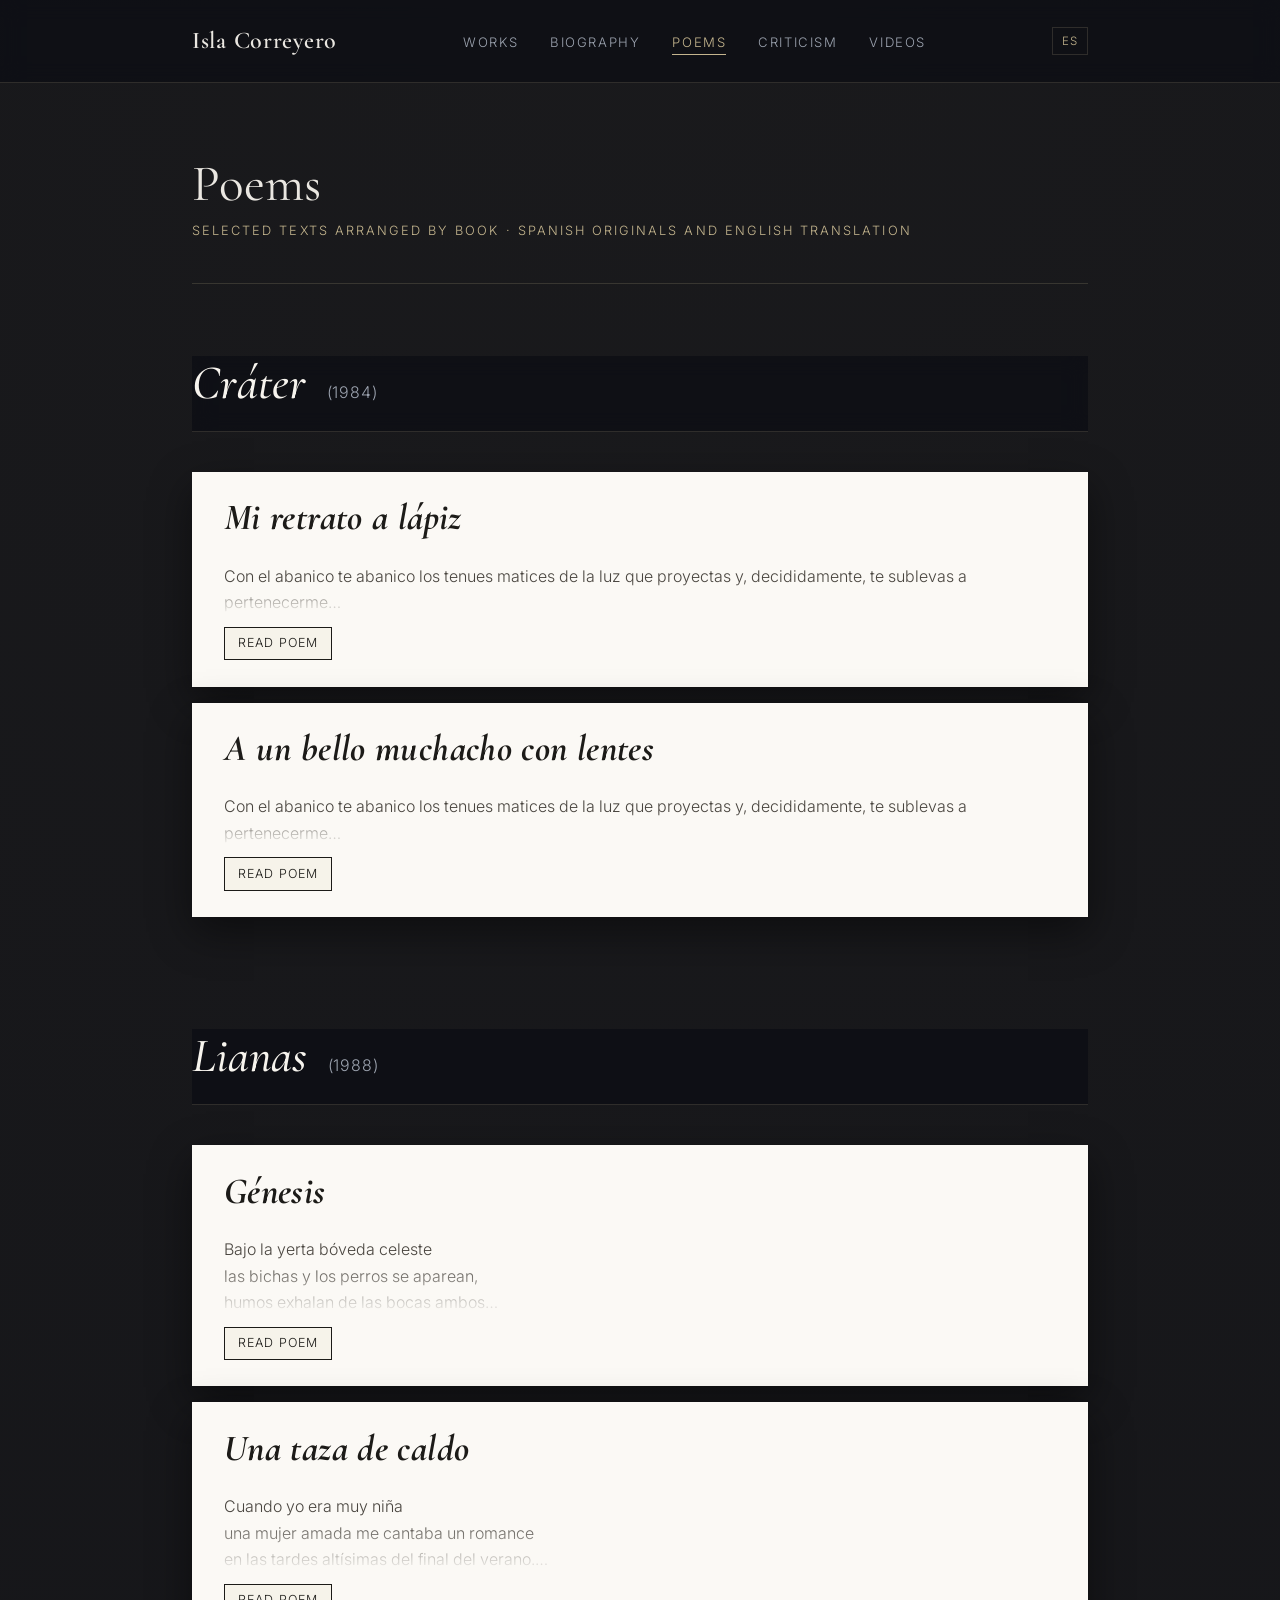
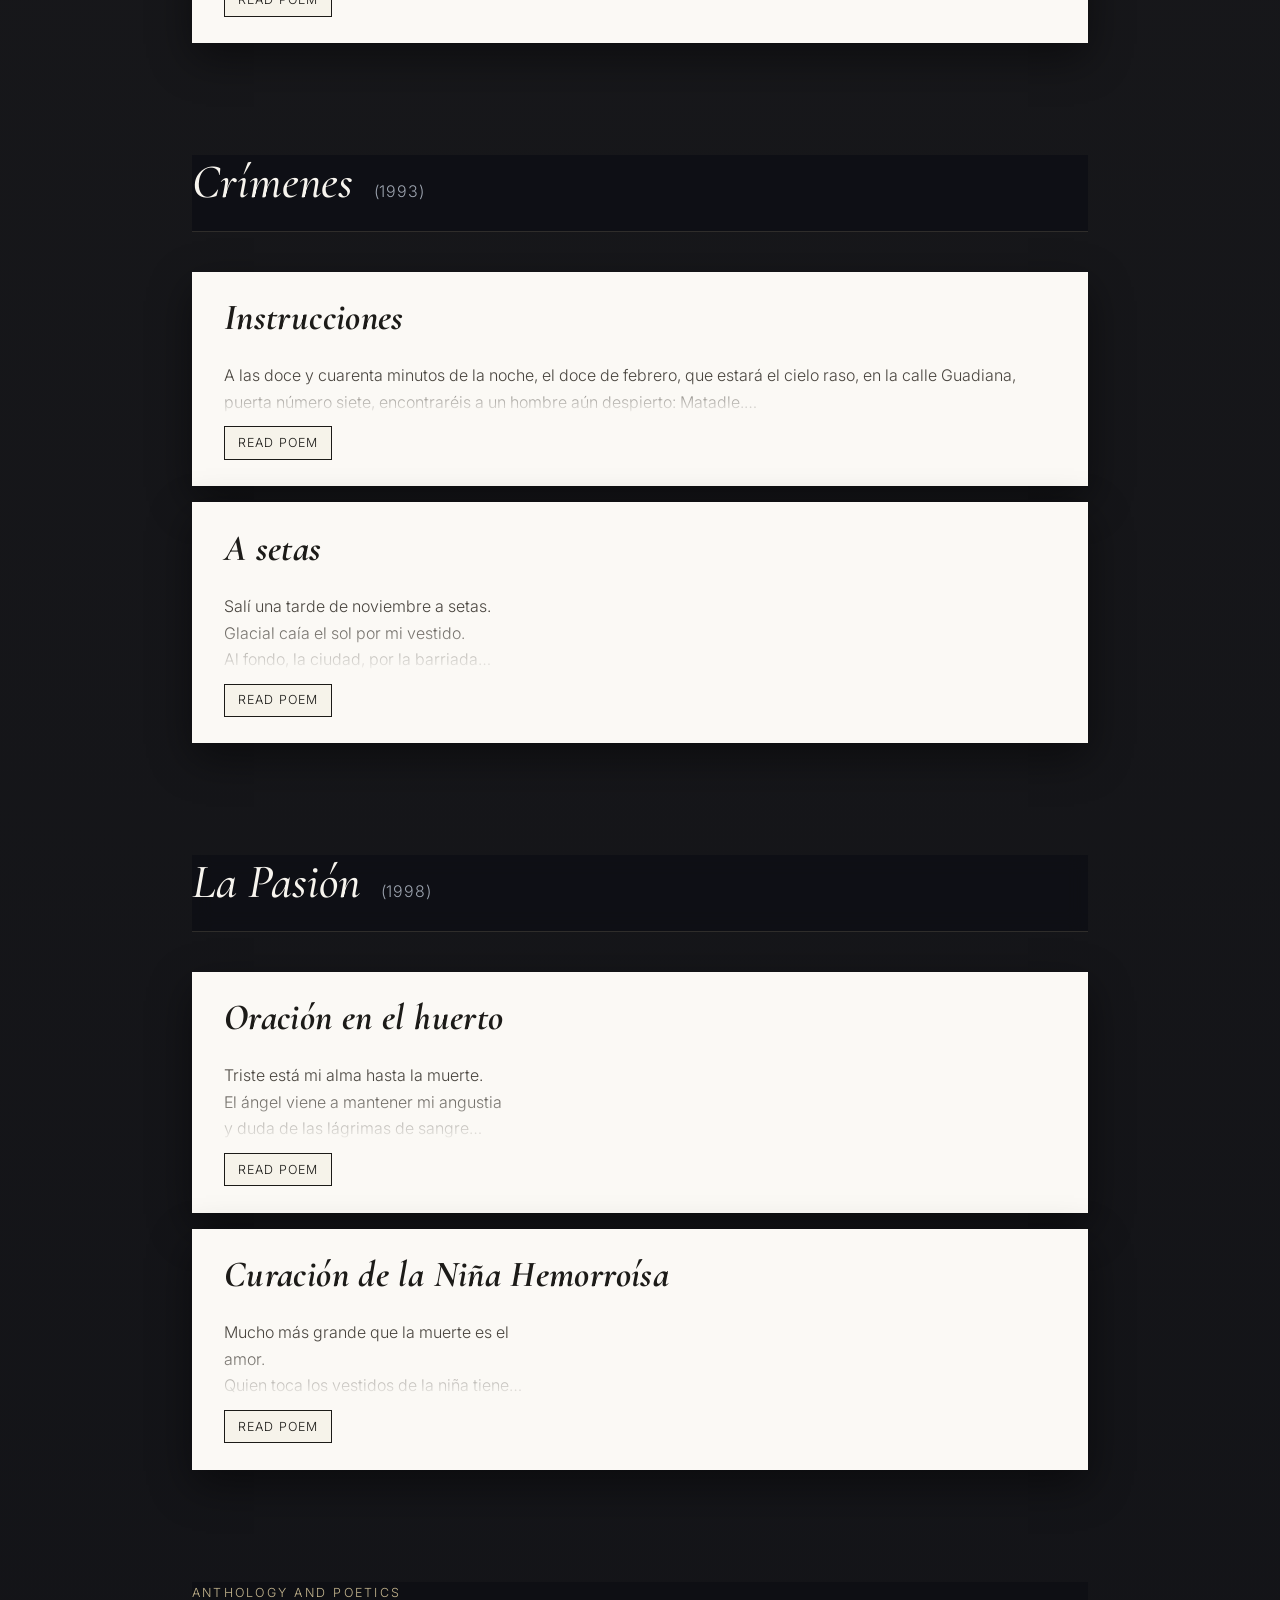
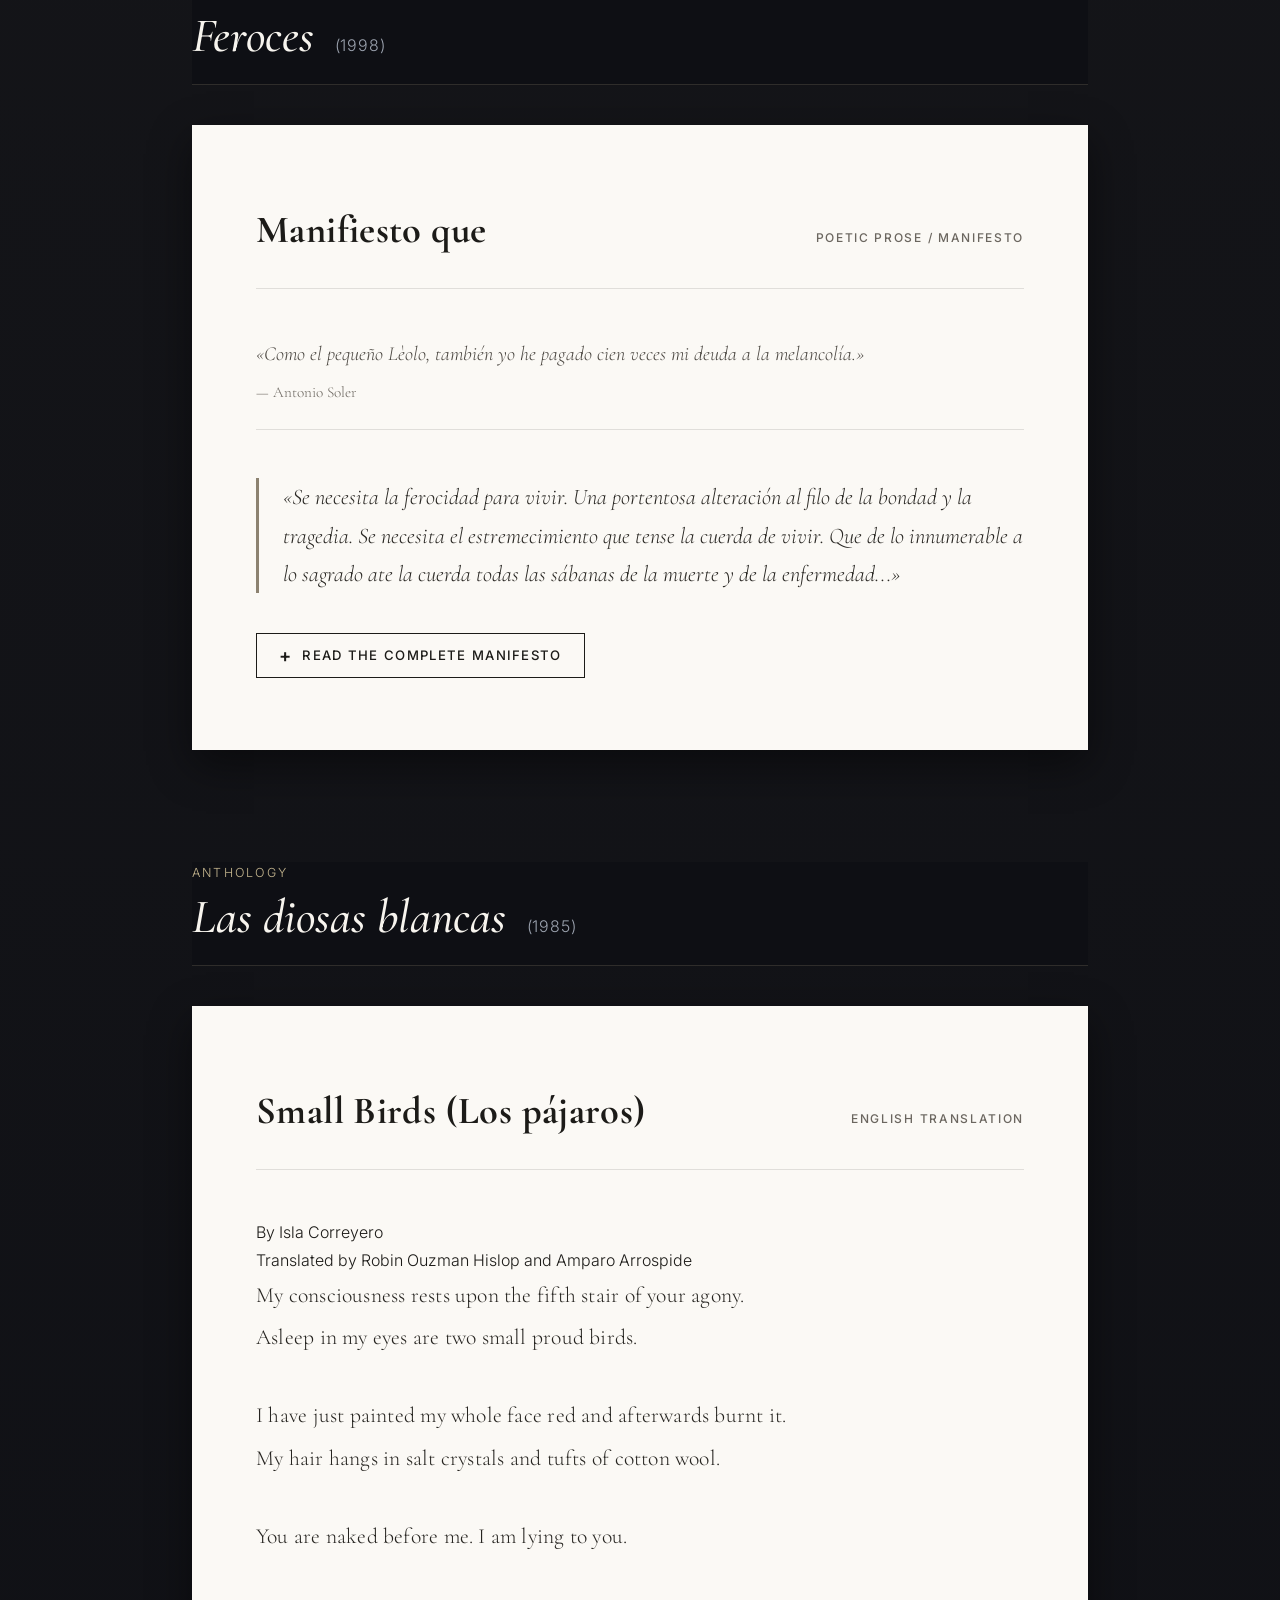
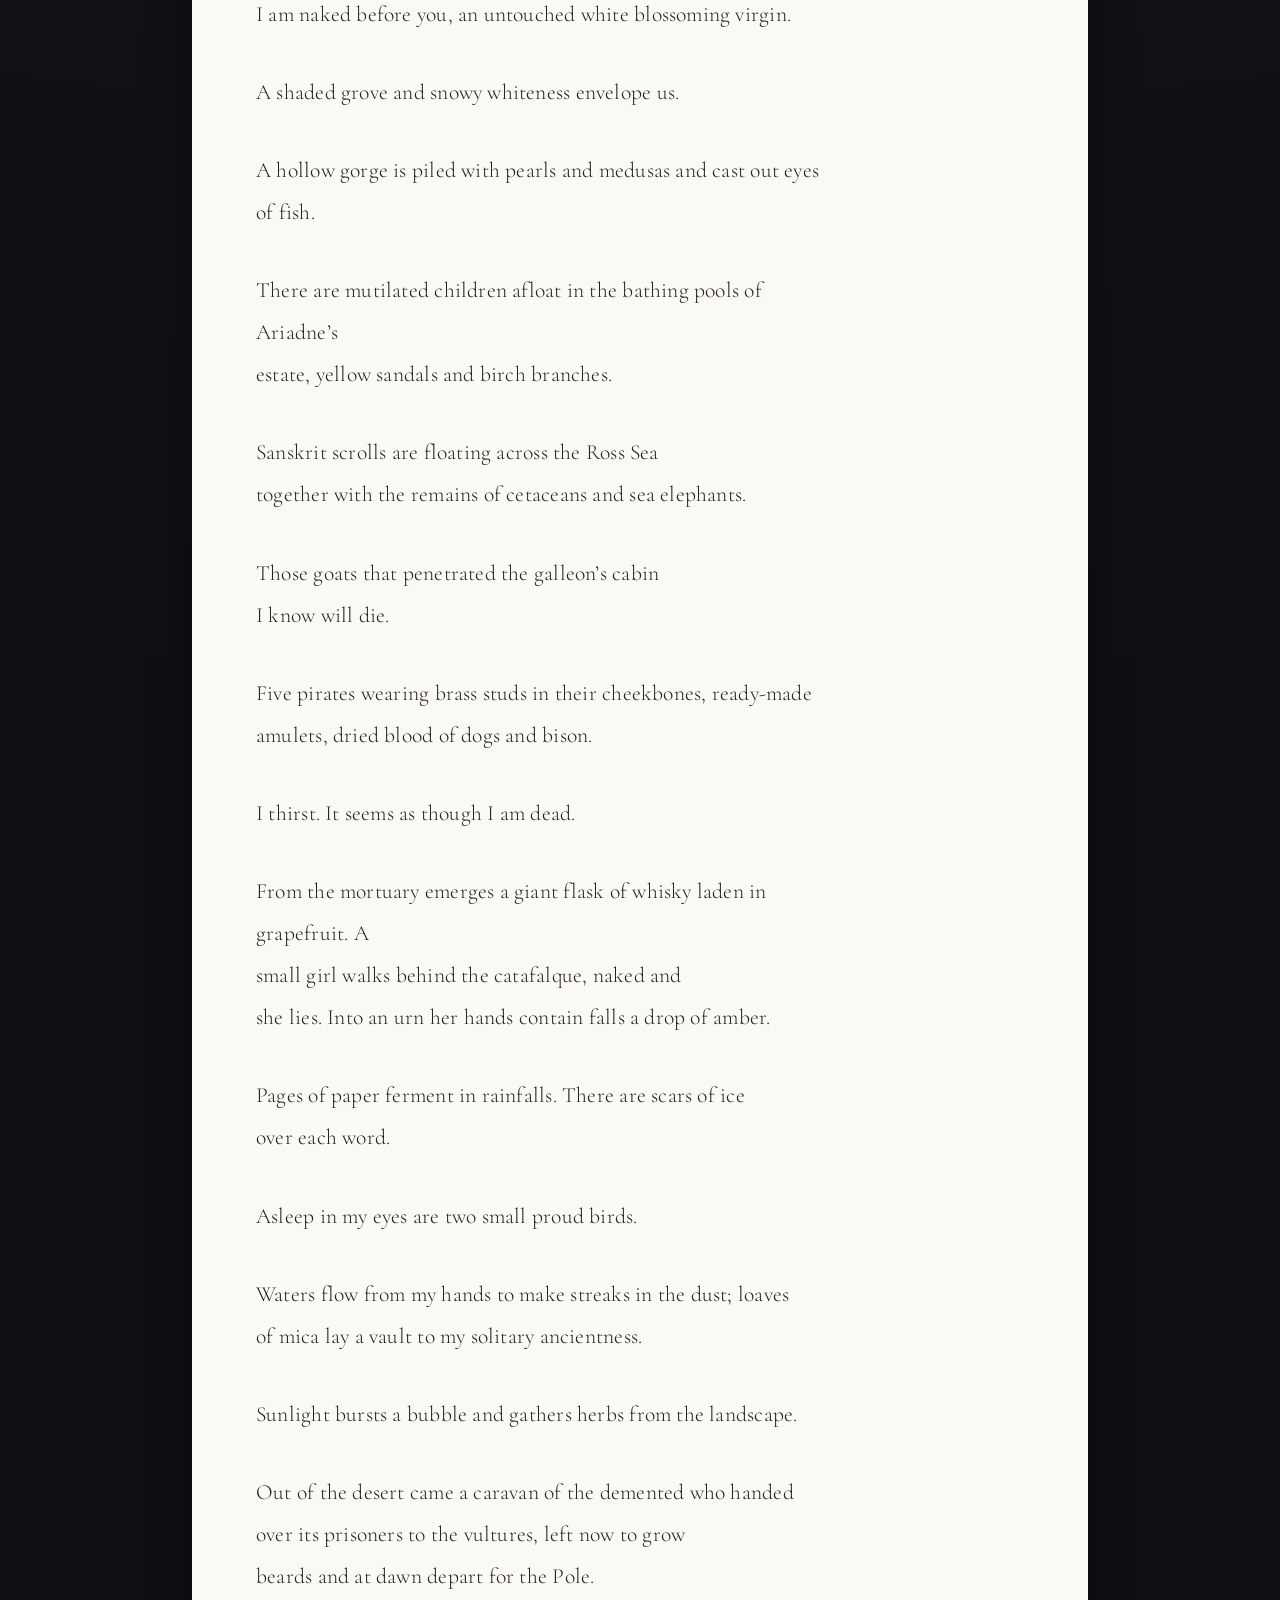
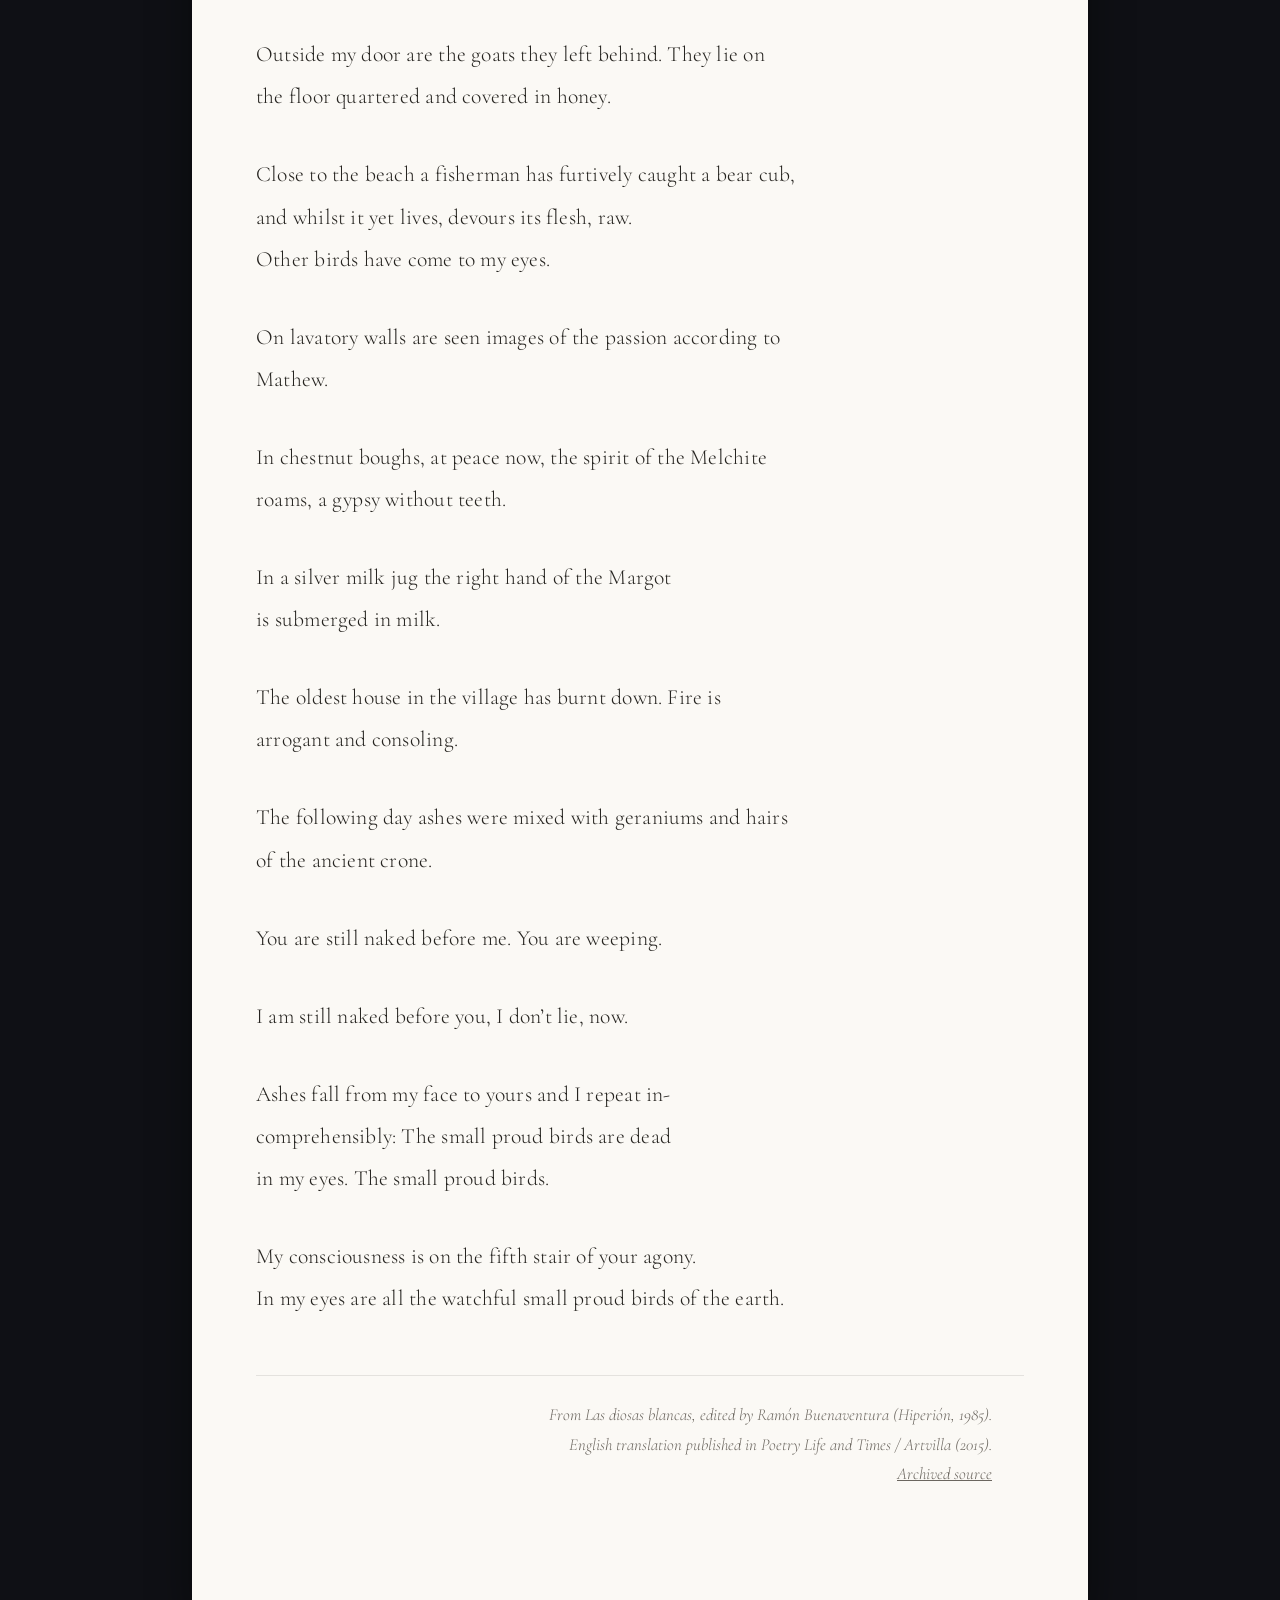
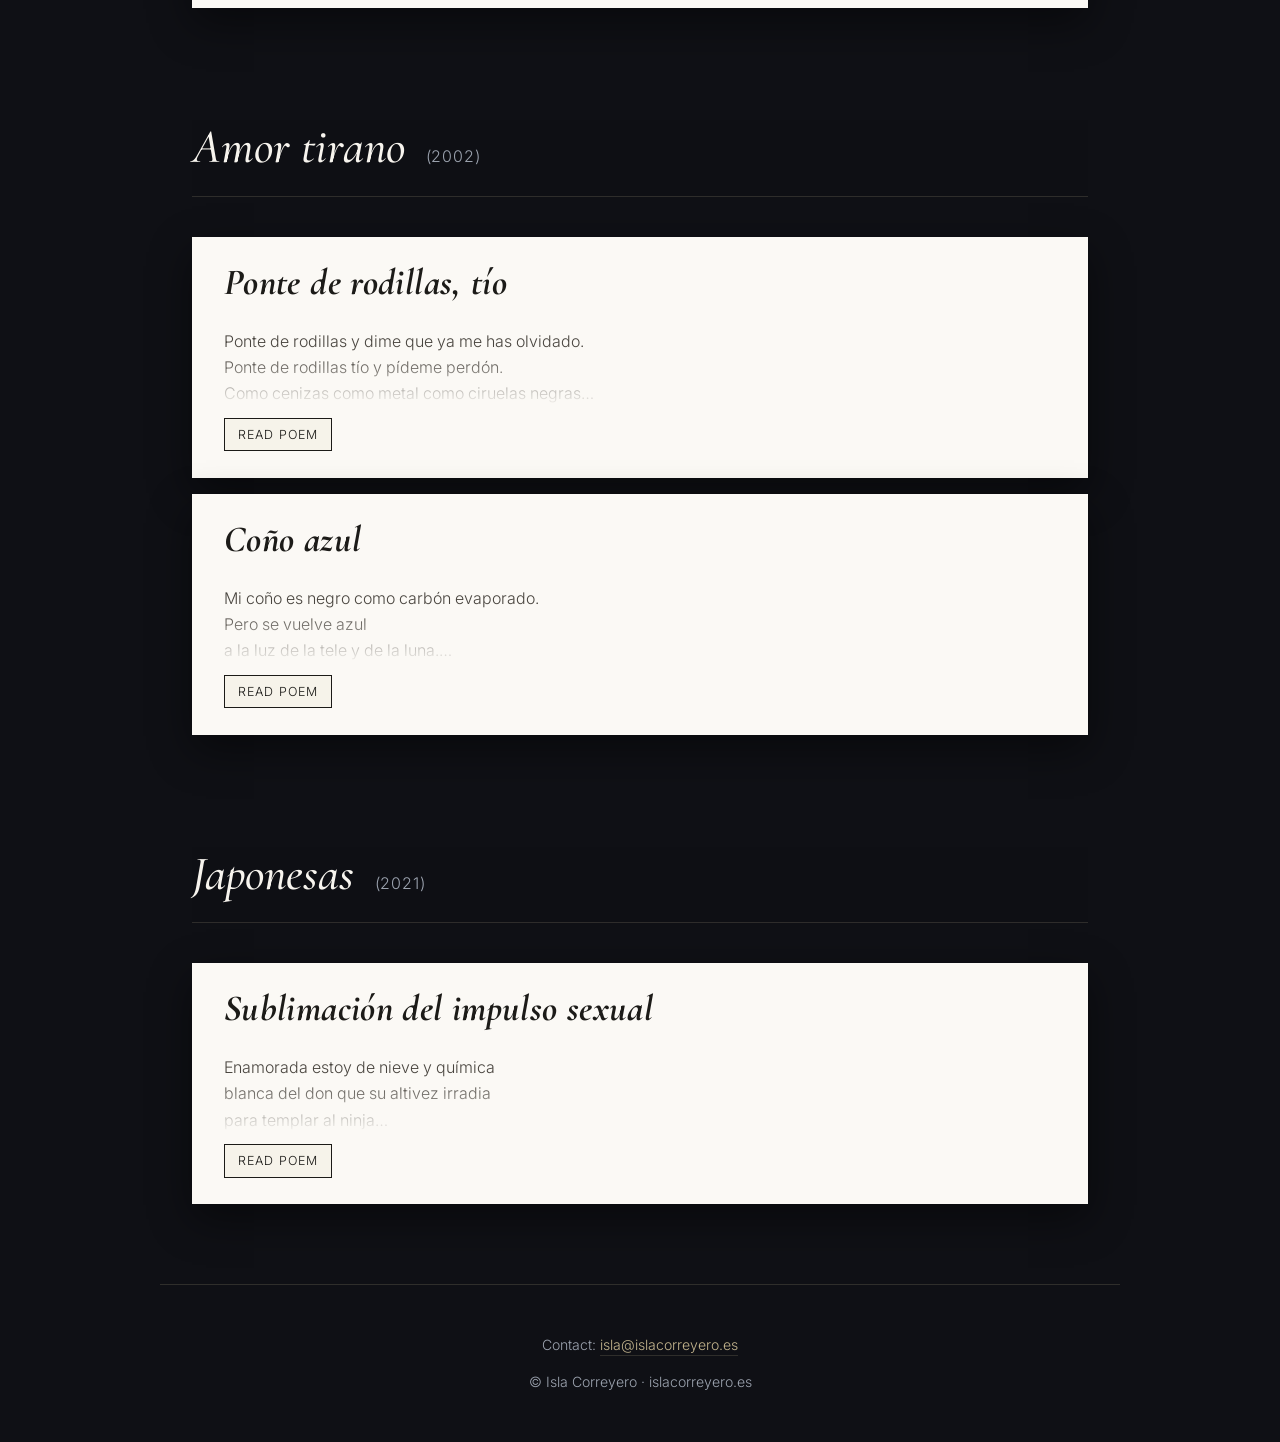
<file: en/poemas.html>
<!DOCTYPE html>
<html lang="en">
<head>
  <!-- Google tag (gtag.js) -->
  <script async src="https://www.googletagmanager.com/gtag/js?id=G-M3G1P21QX7"></script>
  <script>
    window.dataLayer = window.dataLayer || [];
    function gtag(){dataLayer.push(arguments);}
    gtag('js', new Date());

    gtag('config', 'G-M3G1P21QX7');
  </script>
  <meta charset="UTF-8">
  <meta name="viewport" content="width=device-width, initial-scale=1.0">
  <title>Poems | Isla Correyero</title>
  <meta name="description" content="A selection of poems and texts by Isla Correyero, arranged by book.">
  <link rel="icon" type="image/png" href="../favicon.png">
  <link rel="preconnect" href="https://fonts.googleapis.com">
  <link rel="preconnect" href="https://fonts.gstatic.com" crossorigin>
  <link href="https://fonts.googleapis.com/css2?family=Cormorant+Garamond:ital,wght@0,400;0,500;0,600;1,400;1,600&family=Inter:wght@300;400;500&display=swap" rel="stylesheet">
  <link rel="stylesheet" href="../styles.css">
  <link rel="canonical" href="https://islacorreyero.es/en/poemas.html">
</head>
<body>

  <header>
    <div class="nav-container">
      <a href="/en/" class="brand">Isla Correyero</a>
      <a class="language-switch" href="../poemas.html" lang="es" hreflang="es" aria-label="Ver esta página en español">ES</a>
      <nav>
        <ul>
          <li><a href="/en/">Works</a></li>
          <li><a href="biografia.html">Biography</a></li>
          <li><a href="poemas.html" class="active">Poems</a></li>
          <li><a href="critica.html">Criticism</a></li>
        <li><a href="videos.html">Videos</a></li>
        </ul>
      </nav>
    </div>
  </header>

  <main>
    <div class="page-header">
      <h1 class="section-title">Poems</h1>
      <span class="section-subtitle">Selected texts arranged by book · Spanish originals and English translation</span>
    </div>

    <!-- BOOK 3: CRÁTER -->
  <section class="poem-book-section" style="padding: 0;">
    <header class="poem-book-header">

      <h2 class="poem-book-title">Cráter <span class="poem-book-year">(1984)</span></h2>
    </header>

    <article class="paper-sheet poem-accordion-sheet">
      <details class="poem-collapsible">
        <summary class="poem-preview-summary">
          <strong class="accordion-poem-title">Mi retrato a lápiz</strong>
          <span class="poem-preview-text">Con el abanico te abanico los tenues matices de la luz que proyectas y, decididamente, te sublevas a pertenecerme…</span>
          <span class="poem-preview-action">Read poem</span>
        </summary>
        <div class="poem-expanded-body poem-reading-area">
            <div class="poem-verse-stanza">Soy melancólica. Melómana.
Visionaria en la fe de los sueños y el arte.
Cumplo con mi destino de guerrera.
Canto lo bello y lo perfecto.
Bebo, fumo y esnifo.</div>
            <div class="poem-verse-stanza">Mi mente es un río caudaloso
que nadie ha dominado.
Soy perversa, cruel
y me bañan las lágrimas a solas.
Adoro la justicia y los bienes perdidos.</div>
            <div class="poem-verse-stanza">Bramo de odio en lo alto de las cumbres
si no consigo lo que busco.</div>
            <div class="poem-verse-stanza">Distímica, locuaz e impertinente.
Me gustan los licores y las sedas.
Amo el destierro, los bosques y la danza.</div>
            <div class="poem-verse-stanza">Mis aventuras escandalizan a los necios
y con el dedo me gusta tocar los labios de la noche.
Idolatro la luz que expresa Kubrick
y el tormento exquisito de Visconti.</div>
            <div class="poem-verse-stanza">De mí se dice que no me canso de belleza
y que bebo a destiempo de los cuerpos.
Vomito internamente ante lo vulgar y lo ridículo
y desgarro mi pecho ante lo feo.</div>
            <div class="poem-verse-stanza">Me gozo en soledad como un diamante
y brillo entre celajes como nutria.</div>
            <div class="poem-verse-stanza">De niña coleccionaba tréboles y olores,
insectos y lecturas.</div>
            <div class="poem-verse-stanza">Nunca mi espada está enfundada
y he aprendido el arte de la esgrima.
Me gustan las hierbas y la magia
y busco el Grial para mi amo.</div>
            <div class="poem-verse-stanza">Soy heroica, altanera y distraída.
Me cobijo en mansiones de alquiler
y no obedezco leyes ni partidos.</div>
            <div class="poem-verse-stanza">Me gustan los vaqueros y las pieles,
el lino y los trajes ajustados.
Mido uno sesenta de estatura
y ochenta mal medidos de busto confidente.</div>
            <div class="poem-verse-stanza">El tacto de la nieve me subyuga.
Oír a Bach me iza y me conmueve.
Oler a piel me excita doblemente.
Ver una toma en treinta y cinco de Murnau
me hace comprender qué es la poesía.</div>
            <div class="poem-verse-stanza">Como el Vesubio expulso lava incandescente
al recordar la Italia.
Llevo siempre carmín rojísimo en los labios
y altos zapatos de tacón granate.</div>
            <div class="poem-verse-stanza">Tengo arrebatos de amor hacia cualquiera
y el sexo para mí es una sombra.</div>
            <div class="poem-verse-stanza">Y me gusta jugar a lo que sea.</div>
          <footer class="poem-footer-meta">From <em>Cráter</em> (León, Colección Provincia, 1984)</footer>
          <button class="poem-close-button" type="button">Close reading</button>
        </div>
      </details>
    </article>

    <article class="paper-sheet poem-accordion-sheet">
      <details class="poem-collapsible">
        <summary class="poem-preview-summary">
          <strong class="accordion-poem-title">A un bello muchacho con lentes</strong>
          <span class="poem-preview-text">Con el abanico te abanico los tenues matices de la luz que proyectas y, decididamente, te sublevas a pertenecerme…</span>
          <span class="poem-preview-action">Read poem</span>
        </summary>
        <div class="poem-expanded-body poem-reading-area">
            <div class="poem-verse-stanza">Con el abanico te abanico los tenues matices de la luz que proyectas y, decididamente,
te sublevas a pertenecerme.
¿Porqué, sensible y adorado muchacho de bucles mal interpretados, me conduces a esta pena y enrojeces inflamado de nocturna osadía,
si henchida estoy como un alero
en donde se posasen todas las aves a copular en mayo?
No acepto tu desdén de virtud frágil
ni el tormento prolongado a que me tienes sometida,
con tus manos suaves y delgadas
o ese otro suplicio procurado a que me expones,
cuando, la camisa, ligeramente abandonada,
me muestra la cruel fruta improbada de tu vientre.
Muchacho de jazmines en la aurora callada de este acerbo
dolor que me sustenta,
dime:
¿Qué hay tras esos lentes, redondos cual ciruelas
brillantes no mordidas
o qué lugar te doy en el planeta
para saberte libre y enjoyarme de luces y azahares
y perderme una hora en la incomprensible pregunta
de tus ojos?</div>
          <footer class="poem-footer-meta">From <em>Cráter</em> (León, Colección Provincia, 1984)</footer>
          <button class="poem-close-button" type="button">Close reading</button>
        </div>
      </details>
    </article>
  </section>
<!-- LIANAS (1988) -->
  <section class="poem-book-section" style="padding: 0;">
    <header class="poem-book-header">

      <h2 class="poem-book-title">Lianas <span class="poem-book-year">(1988)</span></h2>
    </header>
    <article class="paper-sheet poem-accordion-sheet">
      <details class="poem-collapsible">
        <summary class="poem-preview-summary">
          <strong class="accordion-poem-title">Génesis</strong>
          <span class="poem-preview-text">Bajo la yerta bóveda celeste
las bichas y los perros se aparean,
humos exhalan de las bocas ambos
y agrándanse los falos de los mulos.
Un líquido caliente enciende el fango
y de los ter…</span>
          <span class="poem-preview-action">Read poem</span>
        </summary>
        <div class="poem-expanded-body poem-reading-area">
          <div class="poem-verse-stanza">Bajo la yerta bóveda celeste
las bichas y los perros se aparean,
humos exhalan de las bocas ambos
y agrándanse los falos de los mulos.
Un líquido caliente enciende el fango
y de los termiteros surge
una vegetación salvaje de equisetos.
Rompen el mar las hembras del escualo
y los peces de luz se adentran en la sombra.
Arde el amor en los cañaverales
y en el iglú los esquimales arden.
El hueco del volcán precisa un órgano,
extremidad, vapor, espasmo y concordancia.
Una guarida el oso y un prado recogidísimo el antílope.
Preservad a la rana la intimidad del charco,
el grito sideral de los conejos,
la vigorosa sazón de los capullos
y la explosión final de las bellotas.
Bálanos, sangre,
cataratas de semen, corran en la Historia
por el peritoneo universal de las especies.
Un diluvio de leche y de semillas
exista para el toro,
el caracol, la mantis.
Caigan esporas, dispérsense vilanos,
que las danzas del sexo y el cortejo
despierten del sueño invernal con regocijo.
Estacas, árboles y alambres,
para todas las aves y sus huevos.
Vuelcos para las gatas, lentitud al arácnido.
Las vehementes efímeras hinchadas y sonoras
giren sobre la luz central del foco de la luna.
Las lunaciones muevan las aguas infinitas.
Frecen los peces y abaniquen los huevos.
Tenga la bonelia mil machos en su entraña.
El elefante marino, su báculo en las hembras.
La almeja, en soledad, jadeos y fusión.
En las exuberantes selvas de Tanzania
la elefanta se doble y caiga de rodillas.
El ácaro, en el útero materno, inserte a sus hermanas.
Desentierre la pallida a una recién nacida y la fecunde.
Salga el escorpión buscando amor y muerte
en el frío y nocturno burdel de los desiertos.
Germinen la cebada y las glicinas,
el pino y las higueras,
el baobab, el yaro, la cebolla,
el lino, el estramonio,
el liquen y los hongos,
la coca y el anís, la rosa
en las cales ruinosas de los muros.
Galanteo nupcial, ayuntamiento,
en los vaivenes granados de la tierra.
Silvos y olor, penumbra,
territorios teñidos de polen y de orina.
Fornicación trasera en todo el orbe.
Floración inacabable de la savia y de las venas.
Canto de celo alzado por la vida.
Reserva, provisión, maná metálico
en el planeta preñado eternamente.</div>
          <footer class="poem-footer-meta">From <em>Lianas</em> (Madrid, Ediciones Hiperión, 1988)</footer>
          <button class="poem-close-button" type="button">Close reading</button>
        </div>
      </details>
    </article>
    <article class="paper-sheet poem-accordion-sheet">
      <details class="poem-collapsible">
        <summary class="poem-preview-summary">
          <strong class="accordion-poem-title">Una taza de caldo</strong>
          <span class="poem-preview-text">Cuando yo era muy niña
una mujer amada me cantaba un romance
en las tardes altísimas del final del verano.
Pretendía dormirme con aquella canción
que contaba la historia
de dos hermanos…</span>
          <span class="poem-preview-action">Read poem</span>
        </summary>
        <div class="poem-expanded-body poem-reading-area">
          <div class="poem-verse-stanza">Cuando yo era muy niña
una mujer amada me cantaba un romance
en las tardes altísimas del final del verano.
Pretendía dormirme con aquella canción
que contaba la historia
de dos hermanos moros cautivos en Granada:
Ella estaba con fiebres malignas en el lecho
y él, un guapo muchacho,
le llevaba una taza de caldo
oculta en la chilaba.
Yo jamás me dormía
porque jamás historia alguna me pareció tan bella.
La ternura corría caliente por mi sangre
como el caldo que a ella le calentaba el cuerpo.
y cerraba los ojos
y veía acercárseme a mi hermano
al que amaba más que a mi propia vida.
¿Cómo podría el tiempo disipar la memoria
de aquellas escaleras
pintadas en un ocre maravilloso y cálido,
y el mandil de la yaya
con el pañuelo siempre guardado en un bolsillo,
o aquella porcelana colgando en las paredes,
y los relojes viejos con esmaltes gastados,
y los paños de hilo componiendo figuras,
y aquellos reposteros de seda descrudada
cubriendo los pasteles?
¡Soñaba tantas veces con ser aquella mora
enferma palidísima!
Quizá para sentirme, como ella,
asistida, por el hermano amado.
Un día de tormenta partimos de viaje.
Y en el coche mi hermano jugaba con un coche.
Una vez más cerré los ojos húmedos
y me metí por dentro del juguete de plástico.
La penumbra y los rayos caían a mi boca
como cayera el caldo de la historia en la Historia.
No sé qué es el incesto.
Pero si alguna vez amé con amores carnales
a alguien de mi sangre,
fue aquella tarde hermosa de truenos y de lluvia,
en el asiento azul de un coche de juguete.</div>
          <footer class="poem-footer-meta">From <em>Lianas</em> (Madrid, Ediciones Hiperión, 1988)</footer>
          <button class="poem-close-button" type="button">Close reading</button>
        </div>
      </details>
    </article>
  </section>
  <!-- CRÍMENES (1993) -->
  <section class="poem-book-section" style="padding: 0;">
    <header class="poem-book-header">

      <h2 class="poem-book-title">Crímenes <span class="poem-book-year">(1993)</span></h2>
    </header>
    <article class="paper-sheet poem-accordion-sheet">
      <details class="poem-collapsible">
        <summary class="poem-preview-summary">
          <strong class="accordion-poem-title">Instrucciones</strong>
          <span class="poem-preview-text">A las doce y cuarenta minutos de la noche, el doce de febrero, que estará el cielo raso, en la calle Guadiana, puerta número siete, encontraréis a un hombre aún despierto: Matadle.…</span>
          <span class="poem-preview-action">Read poem</span>
        </summary>
        <div class="poem-expanded-body poem-reading-area">
          <div class="poem-verse-stanza">A las doce y cuarenta minutos de la noche, el doce de febrero, que estará el cielo raso, en la calle Guadiana, puerta número siete, encontraréis a un hombre aún despierto: Matadle.
Si dice estar leyendo o aburrido no le escuchéis, es fingidor y joven, nocturno tiburón.
Sabrá perfectamente cuál es vuestro mandado.
Ni tiempo a un cigarrillo le deis para calmarse, ni mostréis vuestros rostros bajo ningún pretexto.
Cuando su boca deje de mostrar la sonrisa es que habrá comprendido que debe levantarse.
Alargará el silencio, jugará a entristecerse, se doblará los puños de la camisa blanca.
No miréis a sus ojos, no contempléis sus manos: tiene en ellos un arte de niebla inofensiva y un encanto más fuerte que la luna y el mar.
Si un temblor repentino le sobreviene al labio resultará que el tipo quiere pedir clemencia.
No os valgan sus ardides, no aceptéis sus disculpas.
Su vida tiene el precio de un insomnio de siglos y ha de pagar la parte que su amante requiere.
Disparad a la frente, al corazón y al sexo. Fulminadlo, tranquilos, en esos puntos clave.
Y cerradle los ojos si todavía le brillan.</div>
          <footer class="poem-footer-meta">From <em>Crímenes</em> (Madrid, Ediciones Libertarias, 1993)</footer>
          <button class="poem-close-button" type="button">Close reading</button>
        </div>
      </details>
    </article>
    <article class="paper-sheet poem-accordion-sheet">
      <details class="poem-collapsible">
        <summary class="poem-preview-summary">
          <strong class="accordion-poem-title">A setas</strong>
          <span class="poem-preview-text">Salí una tarde de noviembre a setas.
Glacial caía el sol por mi vestido.
Al fondo, la ciudad, por la barriada
más pobre, azuleaba poco a poco.
Cerca del bosque me encontré a ese ho…</span>
          <span class="poem-preview-action">Read poem</span>
        </summary>
        <div class="poem-expanded-body poem-reading-area">
          <div class="poem-verse-stanza">Salí una tarde de noviembre a setas.
Glacial caía el sol por mi vestido.
Al fondo, la ciudad, por la barriada
más pobre, azuleaba poco a poco.
Cerca del bosque me encontré a ese hombre
de ojos inmensos tras las turbias gafas,
todas las alas bajas de los pájaros
color mostaza, estaban en sus ojos.
Recuerdo su librito y el sombrero,
el anorak azul y su cuchillo,
llevaba el palo al cinturón, la cesta,
casi de colegial, de mimbre blanca.
Entramos en el bosque, aquel silencio
malignamente se iba deformando.
En el calor geológico de otoño
se puso vertical la galamperna.
Las hojas rojas con sus podredumbres
cubrían el suelo de residuos ácidos.
Las ramas destruidas espumaban
el plan fatal que en mí se iba forjando.
Yo no sé en qué momento aborrecible
la criminal acción pasó por mi cerebro.
Pudo ser el olor aquel a carne
mezclado con la noche, ya enfilada.
Sólo sé que sus ojos tras los lentes
eran más bellos, cada vez más grandes,
dos setas ámbar de unos diez centímetros,
más comestibles, más resplandecientes.
Cabizbajo, le di tres golpes secos:
uno en la nuca, dos en la mandíbula.
Cayó, marfil, tornado a mi mirada.
Quise sus ojos, cada vez más fijos.
Los recogí en mi cesta, crudos, frágiles,
envueltos en un kleenex sonrosado.
Salí del bosque; de repente, el mundo,
a soledad, a invierno, variaba.</div>
          <footer class="poem-footer-meta">From <em>Crímenes</em> (Madrid, Ediciones Libertarias, 1993)</footer>
          <button class="poem-close-button" type="button">Close reading</button>
        </div>
      </details>
    </article>
  </section>
  <!-- LA PASIÓN (1998) -->
  <section class="poem-book-section" style="padding: 0;">
    <header class="poem-book-header">
      <h2 class="poem-book-title">La Pasión <span class="poem-book-year">(1998)</span></h2></header>
    <article class="paper-sheet poem-accordion-sheet"><details class="poem-collapsible">
      <summary class="poem-preview-summary"><strong class="accordion-poem-title">Oración en el huerto</strong>
        <span class="poem-preview-text">Triste está mi alma hasta la muerte.
El ángel viene a mantener mi angustia
y duda de las lágrimas de sangre
que corren hasta la tierra.
¡Padre! ¡Apárt…</span><span class="poem-preview-action">Read poem</span>
      </summary><div class="poem-expanded-body poem-reading-area"><div class="poem-verse-stanza">Triste está mi alma hasta la muerte.
El ángel viene a mantener mi angustia
y duda de las lágrimas de sangre
que corren hasta la tierra.
¡Padre! ¡Apártame este cáliz negro!
No me abandones ahora
en esta madrugada.
Tengo miedo, Judas, tengo miedo.
Pero no se haga mi voluntad amarga
sino la tuya, Padre,
azul.
La noche está inclinada.
Las estrellas se han movido definitivamente.</div>
        <footer class="poem-footer-meta">From <em>La Pasión</em> (Madrid, Ex Libris, 1998)</footer>
        <button class="poem-close-button" type="button">Close reading</button>
      </div></details></article>
    <article class="paper-sheet poem-accordion-sheet"><details class="poem-collapsible">
      <summary class="poem-preview-summary"><strong class="accordion-poem-title">Curación de la Niña Hemorroísa</strong>
        <span class="poem-preview-text">Mucho más grande que la muerte es el
amor.
Quien toca los vestidos de la niña tiene
la fe del sol y las demás estrellas
y hace dormir el frío de la mu…</span><span class="poem-preview-action">Read poem</span>
      </summary><div class="poem-expanded-body poem-reading-area"><div class="poem-verse-stanza">Mucho más grande que la muerte es el
amor.
Quien toca los vestidos de la niña tiene
la fe del sol y las demás estrellas
y hace dormir el frío de la muerte.
“Talita qumi”, levántate, pequeña,
vuélvete con tu madre y apártale
el espanto.
El hermano le ofrece un cesto de manzanas.
Aún vendadas las manos, la niña, comió
con fiera suavidad.
El que dobló a la enfermedad y ató a la muerte
habla a solas con Dios.</div>
        <footer class="poem-footer-meta">From <em>La Pasión</em> (Madrid, Ex Libris, 1998)</footer>
        <button class="poem-close-button" type="button">Close reading</button>
      </div></details></article>
  </section>
<!-- LIBRO 2: FEROCES -->
    <section class="poem-book-section" style="padding: 0;">
      <header class="poem-book-header">
        <span class="poem-book-label">Anthology and poetics</span>
        <h2 class="poem-book-title">Feroces <span class="poem-book-year">(1998)</span></h2>
      </header>

      <!-- PLIEGO EDITORIAL (MANIFIESTO EN PROSA) -->
      <article class="paper-sheet">
        <div class="poem-meta-header">
          <h3 class="poem-title">Manifiesto que</h3>
          <span class="poem-type-tag">Poetic prose / Manifesto</span>
        </div>

        <div class="manifesto-epigraph">
          «Como el pequeño Lèolo, también yo he pagado cien veces mi deuda a la melancolía.»
          <span>— Antonio Soler</span>
        </div>

        <div class="manifesto-lead">
          «Se necesita la ferocidad para vivir. Una portentosa alteración al filo de la bondad y la tragedia. Se necesita el estremecimiento que tense la cuerda de vivir. Que de lo innumerable a lo sagrado ate la cuerda todas las sábanas de la muerte y de la enfermedad...»
        </div>

        <details class="poem-accordion">
          <summary class="poem-expand-btn">
            <span class="review-btn-icon icon-plus">+</span>
            <span class="review-btn-icon icon-minus">−</span>
            <span class="btn-text-open">Read the complete manifesto</span>
            <span class="btn-text-close">Close reading</span>
          </summary>

          <div class="manifesto-full-body">
            <p>Se necesita la ferocidad para vivir.</p>
            <p>Una portentosa alteración al filo de la bondad y la tragedia.</p>
            <p>Se necesita el estremecimiento que tense la cuerda de vivir. Que de lo innumerable a lo sagrado ate la cuerda todas las sábanas de la muerte y de la enfermedad.</p>
            <p>Para escribir, aún más se necesita la ferocidad, el ruido infatigable de los cascos, bien lo sabía la Plath— que sufrió el desenfrenado acontecimiento de la duda, esa inseguridad irracional que buscaba la percepción más radical de lo biológico.</p>
            <p>Se necesita, como dijo Yeats: "Que el poeta cante con tales aires que creamos que tiene una espada en el piso de arriba... que la pasión del verso surja del hecho de que los actores están conteniendo la violencia o la locura, conteniendo la pasión histérica. Todo depende de esa capacidad global de contener."</p>
            <p>Contener y soltar.</p>
            <p>Tensar y disparar cada palabra como si el nudo de la garganta se deshiciera para el amor o la melancolía.</p>
            <p>Necesitamos que los limpios de corazón y de escritura acaben con la plaga de los perversos y los mercaderes, que escriban los limpios y los voladores con su única inocencia natural y sean salvados de las garras criminales de la impaciencia.</p>
            <p>Se necesita la conciencia de la ferocidad.</p>
            <p>La oscuridad deslumbradora de la ferocidad.</p>
            <p>Crear lo numinoso del sacrificio y la tragedia; un progreso extraordinariamente vivo hacia las premoniciones y la regeneración.</p>
            <p>Debemos ascender el estremecimiento en su luminosa cadena bioquímica.</p>
            <p>La ferocidad que nos producirá la máquina incontrolada del gemido no tendrá autosugestión suficiente como para volver a pensar que alguna vez existió en nuestra mente la transparencia: cambiamos tres veces al día de sueños y de búsquedas.</p>

            <div class="manifesto-author-note">
              This manifesto poem was published a year ago by Hiperión and the magazine Factorum. In those versions, “despair” sometimes appeared where this book says “ferocity”. I have restored “ferocity”, the word in my original text, and made these final corrections because despair is, in fact, a symptom of ferocity left unexpressed in its proper place and time. I sent this poem-message to all the poets included here as a way of explaining what I wanted and sought from Poetry. Those who answered it, and are true poets, are here, more or less in agreement with its words and ideas. I believe it belongs in this book. Neither vanity nor false modesty would keep it out. It guided my selection, and I have scarcely strayed from its principles. It is personal and, like all poetry, beyond argument and self-contained. I alone sign it, yet I know it lives, secretly, in the hearts of those who lent their voices, spiritual ferocity and courage to these pages. The world may fall, and we may fall with it, but Poetry will never disappear. We live in it. We belong to it. We struggle with it. For all these reasons, this is a Sacred Offering.
            </div>

            <p>Somos lo que somos: la carne, las perturbaciones, la edad abandonada ya a la ferocidad.</p>
            <p>No esconderemos una maldita palabra para describir la desviación o las equivocaciones.</p>
            <p>Un desagradable vapor envenenado nos envuelve y no nos tragaremos el desmoronamiento de nuestro universo como si esto fuera lo único que nos quedara por hacer.</p>
            <p>Hay mucho más: vivir y crear un mundo móvil.</p>
            <p>Ya no pensaremos en libros de poesía que sirvan para algo sino para descomponernos los sentidos y que están aparatosamente llenos de lágrimas y defectos biográficos.</p>
            <p>Poemas que reinen en el reino de la ferocidad, el orgullo y la miseria.</p>
            <p>No es atributo de nadie lo que brilla en la hermosura. Eso es un don que se hace extensivo a todo lo que vive y centellea.</p>
            <p>Incluso a la muerte —esa feroz animala sin motor— daremos la garganta y el gemido.</p>
            <p>Tenemos metido en el cráneo el virus de la grasa, el humor y la tragedia. Aunque nos claven en la lengua la cruz de una tumba saqueada, seguiremos aullando con una precisión sin adjetivos, ensimismados en la nostalgia de la gran poesía. La poesía de los que no escriben poesía. La poesía de los poetas que han crecido en el espanto.</p>
            <p>Estaremos excedidos y envenenadamente alimentados. Como todos los poetas que amamos y reconocemos. Por eso hablamos como hablamos: expandiéndonos, jodiéndonos, errando.</p>
            <p>¿Quién se atreve a taparnos la boca y que reventemos las terminaciones verbales? ¿Quién? ¿Qué bandera? ¿Qué casa? ¿Qué academia? ¿Qué interlocutor? ¿Qué monstruo del silencio? ¿Qué profeta o qué hambre?</p>
            <p>Nosotros sólo tendremos hambre de idioma. Hambre de hacer estallar los oídos con sucesos y palabras de la calle. Palabras multiplicadas en miles de reproducciones.</p>
            <p>Hambre de líquidos humanos, de auténtica humedad asimilada. De saliva, de hierba, de gotas de sudor y sangre y sexo.</p>
            <p>De eso tenemos hambre. De eso somos feroces.</p>
            <p>Después de haber atravesado la enfermedad, la pasión y la brusca llegada de la muerte, uno ya no dispone de tiempo ni pureza para escribir cómo se distribuye la tortura o el amor.</p>
            <p>Procedemos del proletariado y de sus carnes más dolientes y quemadas.</p>
            <p>Somos feroces porque este es nuestro estado natural, nuestra defensa contra los elegidos por la puta fortuna y la ortodoxia.</p>
            <p>Somos feroces por instinto y por la fuerza de nuestra voluntad.</p>
            <p>Guerreros ambiciosos por parte de nuestros antepasados que deseamos conquistar la tierra para darle la voz a los avasallados y a los inadvertidos.</p>
            <p>Desde Europa y América, como grandes y violentos hispanos, venimos a desenterrar el oro de la sangre que nos han arrebatado desde la prehistoria.</p>
            <p>Nos duele el dolor de los demás y, por ello, como las águilas, desde los más altos picos, saltaremos sobre todo lo que sea comestible para poder cagarlo después y que se vuelva a la tierra de los inocentes; a conformar la materia de los limpios.</p>
            <p>Esta, dirán los sucios de cabeza, es la gran camada de los desesperados. Bendita atribución. Es la verdad.</p>
            <p>Estos son los excesos de la mala vida, dirán, y es verdad.</p>
            <p>La ferocidad se gana a pulso y con dolor y con altivas privaciones.</p>
            <p>Tienen muy mal gusto, dirán también. Oh, sí, también sería desde su prudencia cierto. Pero no vamos a responder a las razones por las que nos han apuñalado el espacio superior de la agonía.</p>
            <p>Y necesitamos que se acerquen al círculo de nuestro étnico banquete todos los resignados, los malheridos, los hambrientos de orejas y de lenguas. Los que están apartados, los que buscan a los muertos, los abatidos, los baleados por los indolentes, los deshechos y los golpeados. Los que trabajan de sol a sol y huelen a cuero y a raíces. Los que vienen y van a venir de los pantanos; los insultados en las fábricas y el frío; los comedores de dedos y bolígrafos. Los desnudos, los fatales, los sedientos. Todos los devorados de la tierra, todos los feroces con su llanto y su rabia.</p>
            <p>La desesperación y la ferocidad han hecho que no hallemos ya un instante de sosiego.</p>
            <p>Sólo hay alteración en nuestra manera de comprender el mundo. Una biológica alteración que nos ha penetrado para la causa más profunda.</p>
            <p>De la más profunda y lejana religión de las atmósferas, advertiremos el alimento que nutra nuestra causa para crear un aura convulsiva equiparable a la revelación del conocimiento que obtendremos.</p>
            <p>Se necesita la ferocidad para mirar, para encerrarse, para abrir los oxígenos, para crear y para desobedecer. Para amar desesperadamente y para obtener la única dulzura de la Naturaleza.</p>
            <p>Encontraremos el instinto y el impulso más deseado para la laringe. El ritmo de la pobreza. La soberbia valiente de los pobres y los tímidos.</p>
            <p>No habrá comodidades para los feroces.</p>
            <p>No habrá referencia definitiva. No sombra igual a otra. No certidumbre. No quietud ni beneplácito de nadie.</p>
            <p>Sólo búsqueda, incertidumbres, desasosiego, decepciones, sombras y más sombras diferentes.</p>
            <p>Jamás conoceremos el consentimiento y la conformidad de nadie.</p>
            <p>No hay ninguna recompensa.</p>
            <p>Es un camino solitario y altísimo.</p>

            <div class="manifesto-signature">I. C., en Madrid, 1998.</div>
          </div>
        </details>
      </article>
    </section>

    <section class="poem-book-section" style="padding: 0;">
      <header class="poem-book-header">
        <span class="poem-book-label">Anthology</span>
        <h2 class="poem-book-title">Las diosas blancas <span class="poem-book-year">(1985)</span></h2>
      </header>
      <article class="paper-sheet" id="small-birds">
        <div class="poem-meta-header">
          <h3 class="poem-title">Small Birds (Los pájaros)</h3>
          <span class="poem-type-tag">English translation</span>
        </div>
        <p>By Isla Correyero<br>Translated by Robin Ouzman Hislop and Amparo Arrospide</p>
        <div class="poem-reading-area" lang="en">
          <div class="poem-verse-stanza">My consciousness rests upon the fifth stair of your agony.
Asleep in my eyes are two small proud birds.</div>

          <div class="poem-verse-stanza">I have just painted my whole face red and afterwards burnt it.
My hair hangs in salt crystals and tufts of cotton wool.</div>

          <div class="poem-verse-stanza">You are naked before me. I am lying to you.</div>

          <div class="poem-verse-stanza">I am naked before you, an untouched white blossoming virgin.</div>

          <div class="poem-verse-stanza">A shaded grove and snowy whiteness envelope us.</div>

          <div class="poem-verse-stanza">A hollow gorge is piled with pearls and medusas and cast out eyes of fish.</div>

          <div class="poem-verse-stanza">There are mutilated children afloat in the bathing pools of Ariadne’s
estate, yellow sandals and birch branches.</div>

          <div class="poem-verse-stanza">Sanskrit scrolls are floating across the Ross Sea
together with the remains of cetaceans and sea elephants.</div>

          <div class="poem-verse-stanza">Those goats that penetrated the galleon’s cabin
I know will die.</div>

          <div class="poem-verse-stanza">Five pirates wearing brass studs in their cheekbones, ready-made
amulets, dried blood of dogs and bison.</div>

          <div class="poem-verse-stanza">I thirst. It seems as though I am dead.</div>

          <div class="poem-verse-stanza">From the mortuary emerges a giant flask of whisky laden in grapefruit. A
small girl walks behind the catafalque, naked and
she lies. Into an urn her hands contain falls a drop of amber.</div>

          <div class="poem-verse-stanza">Pages of paper ferment in rainfalls. There are scars of ice
over each word.</div>

          <div class="poem-verse-stanza">Asleep in my eyes are two small proud birds.</div>

          <div class="poem-verse-stanza">Waters flow from my hands to make streaks in the dust; loaves
of mica lay a vault to my solitary ancientness.</div>

          <div class="poem-verse-stanza">Sunlight bursts a bubble and gathers herbs from the landscape.</div>

          <div class="poem-verse-stanza">Out of the desert came a caravan of the demented who handed
over its prisoners to the vultures, left now to grow
beards and at dawn depart for the Pole.</div>

          <div class="poem-verse-stanza">Outside my door are the goats they left behind. They lie on
the floor quartered and covered in honey.</div>

          <div class="poem-verse-stanza">Close to the beach a fisherman has furtively caught a bear cub,
and whilst it yet lives, devours its flesh, raw.
Other birds have come to my eyes.</div>

          <div class="poem-verse-stanza">On lavatory walls are seen images of the passion according to Mathew.</div>

          <div class="poem-verse-stanza">In chestnut boughs, at peace now, the spirit of the Melchite
roams, a gypsy without teeth.</div>

          <div class="poem-verse-stanza">In a silver milk jug the right hand of the Margot
is submerged in milk.</div>

          <div class="poem-verse-stanza">The oldest house in the village has burnt down. Fire is
arrogant and consoling.</div>

          <div class="poem-verse-stanza">The following day ashes were mixed with geraniums and hairs
of the ancient crone.</div>

          <div class="poem-verse-stanza">You are still naked before me. You are weeping.</div>

          <div class="poem-verse-stanza">I am still naked before you, I don’t lie, now.</div>

          <div class="poem-verse-stanza">Ashes fall from my face to yours and I repeat in-
comprehensibly: The small proud birds are dead
in my eyes. The small proud birds.</div>

          <div class="poem-verse-stanza">My consciousness is on the fifth stair of your agony.
In my eyes are all the watchful small proud birds of the earth.</div>
        </div>
        <footer class="poem-footer-meta">
          From <em>Las diosas blancas</em>, edited by Ramón Buenaventura (Hiperión, 1985).<br>
          English translation published in <em>Poetry Life and Times / Artvilla</em> (2015).<br>
          <a href="https://web.archive.org/web/20201013044021/http://www.artvilla.com/plt/small-birds-los-pajaros-a-poem-by-isla-correyero-translated-by-robin-ouzman-hislop-amparo-arrospide/" target="_blank" rel="noopener noreferrer" style="color: inherit; text-decoration: underline;">Archived source</a>
        </footer>
      </article>
    </section>
  <!-- AMOR TIRANO (2002) -->
<section class="poem-book-section" style="padding: 0;">
<header class="poem-book-header"><h2 class="poem-book-title">Amor tirano <span class="poem-book-year">(2002)</span></h2></header>
<article class="paper-sheet poem-accordion-sheet"><details class="poem-collapsible">
  <summary class="poem-preview-summary"><strong class="accordion-poem-title">Ponte de rodillas, tío</strong>
  <span class="poem-preview-text">Ponte de rodillas y dime que ya me has olvidado.
Ponte de rodillas tío y pídeme perdón.
Como cenizas como metal como ciruelas negras
me he transformado sobrelle…</span><span class="poem-preview-action">Read poem</span></summary>
  <div class="poem-expanded-body poem-reading-area"><div class="poem-verse-stanza">Ponte de rodillas y dime que ya me has olvidado.
Ponte de rodillas tío y pídeme perdón.
Como cenizas como metal como ciruelas negras
me he transformado sobrellevando el paso de tu sombra.
Te he visto al alba con una cadena de palidez
en torno de tu inmovilidad
y he permanecido en una silla de leche y de madera
mientras te miraba la enfermedad del corazón
y el temblor respiratorio que tienes tío.
Violentamente preparada y desmedida
me he levantado de mi muerte y mi deseo
para desplomarme ante tu indiferencia.
La cantidad de destrucción que me has causado tío
es como un saco de piedras atado
a mi brazo derecho.
He acumulado venganzas y pasiones que no son de este
mundo. Solitarias y desobedecidas.
Mitigar mi dolor es tan imposible
como una conspiración en contra tuya.
Mis enemigos
son tus más patológicos amigos.
Si trabajo es por ti tío
y tú jamás has resucitado mi trabajo.
Sin resurrección y sin aliento sigo
a pesar de la calcinación en que me has devorado
y hecho humo.
Pon distancia entre tu gris vestidura
y mi ascético espacio
y déjame respirar cruzando el mundo
definitivamente tío pidiéndome perdón
soltándome
como a una perra
alada.</div>
  <footer class="poem-footer-meta">From <em>Amor tirano</em> (Barcelona, DVD Ediciones, 2002)</footer>
  <button class="poem-close-button" type="button">Close reading</button></div></details></article>
<article class="paper-sheet poem-accordion-sheet"><details class="poem-collapsible">
  <summary class="poem-preview-summary"><strong class="accordion-poem-title">Coño azul</strong>
  <span class="poem-preview-text">Mi coño es negro como carbón evaporado.
Pero se vuelve azul
a la luz de la tele y de la luna.
La característica más peculiar que explica su color y forma
es que…</span><span class="poem-preview-action">Read poem</span></summary>
  <div class="poem-expanded-body poem-reading-area"><div class="poem-verse-stanza">Mi coño es negro como carbón evaporado.
Pero se vuelve azul
a la luz de la tele y de la luna.
La característica más peculiar que explica su color y forma
es que tiene una circulación lenta y estremecida
que va navegando hacia la tinta de las venas
y se abre al desamparo de mi dormitorio
como si comprendiese que un dedo impenetrable
masculino no pasará por él
ni por las sábanas.
Sería una esperanza considerar
que sobre mi sexo solitario aún pueden caber volúmenes remotos
o un pañuelo azul que penetrase las dos secciones
púrpuras abiertas
y así pasar esta tela azul ensangrentada quedándose
rompiéndome
porque mi coño ya es invencible
mi enemigo.
Aislado del amor
cualquier coño es violento.</div>
  <footer class="poem-footer-meta">From <em>Amor tirano</em> (Barcelona, DVD Ediciones, 2002)</footer>
  <button class="poem-close-button" type="button">Close reading</button></div></details></article>
</section>
<!-- JAPONESAS (2021) -->
    <section class="poem-book-section" style="padding: 0;">
      <header class="poem-book-header">

        <h2 class="poem-book-title">Japonesas <span class="poem-book-year">(2021)</span></h2>
      </header>
    <article class="paper-sheet poem-accordion-sheet">
      <details class="poem-collapsible">
        <summary class="poem-preview-summary">
          <strong class="accordion-poem-title">Sublimación del impulso sexual</strong>
          <span class="poem-preview-text">Enamorada estoy de nieve y química
blanca del don que su altivez irradia
para templar al ninja
que de mi amor se adueñe y se camufle.

Tú eres mi otra y el centro en mis heridas
y mi vi…</span>
          <span class="poem-preview-action">Read poem</span>
        </summary>
        <div class="poem-expanded-body poem-reading-area">
          <div class="poem-verse-stanza">Enamorada estoy de nieve y química
blanca del don que su altivez irradia
para templar al ninja
que de mi amor se adueñe y se camufle.

Tú eres mi otra y el centro en mis heridas
y mi vivir un justo castigo a los reproches.
A mis ojos les tengo prohibida tu vista,
más yo celebro en ti tu casto magnetismo.

Me haces amar la luna y la tremenda pena,
mi fin es un destino de nieves y de chakras.

Me intimidas, me dueles,
te quiero con escándalo.

Si mi amor es ilícito
porque a ti estoy abierta
sobre la manta verde de la hierba,
ven,
cumple en mí
tu amor y vértigo.</div>
          <footer class="poem-footer-meta">From <em>Japonesas</em> (Madrid, Visor Libros, 2021)</footer>
          <button class="poem-close-button" type="button">Close reading</button>
        </div>
      </details>
    </article>
    </section>

      </main>

  <footer>
    <div class="footer-contact">
      <p>Contact: <a href="mailto:isla@islacorreyero.es">isla@islacorreyero.es</a></p>
    </div>
    <p>&copy; Isla Correyero &middot; islacorreyero.es</p>
  </footer>

<script src="../language.js" defer></script>
</body>
  </html>
</file>
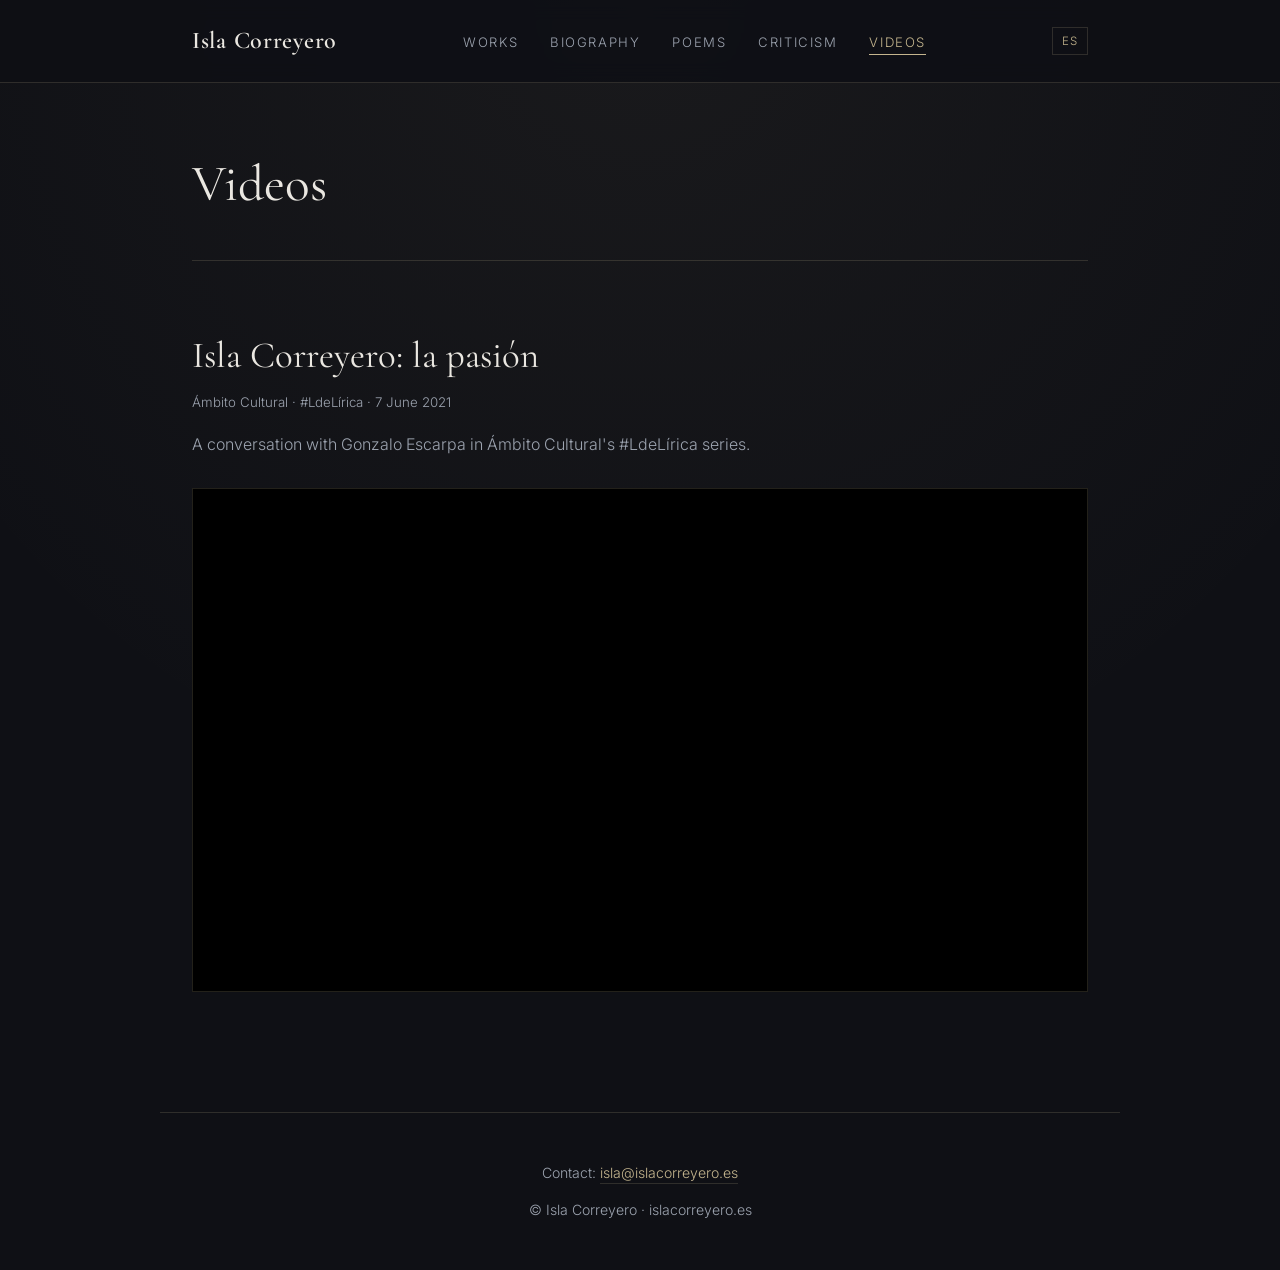
<file: en/videos.html>
<!DOCTYPE html>
<html lang="en">
<head>
  <!-- Google tag (gtag.js) -->
  <script async src="https://www.googletagmanager.com/gtag/js?id=G-M3G1P21QX7"></script>
  <script>
    window.dataLayer = window.dataLayer || [];
    function gtag(){dataLayer.push(arguments);}
    gtag('js', new Date());

    gtag('config', 'G-M3G1P21QX7');
  </script>
  <meta charset="UTF-8">
  <meta name="viewport" content="width=device-width, initial-scale=1.0">
  <title>Videos | Isla Correyero</title>
  <meta name="description" content="Conversations and poetry readings by Isla Correyero.">
  <link rel="icon" type="image/png" href="../favicon.png">
  <link rel="preconnect" href="https://fonts.googleapis.com">
  <link rel="preconnect" href="https://fonts.gstatic.com" crossorigin>
  <link href="https://fonts.googleapis.com/css2?family=Cormorant+Garamond:ital,wght@0,400;0,500;0,600;1,400;1,600&family=Inter:wght@300;400;500&display=swap" rel="stylesheet">
  <link rel="stylesheet" href="../styles.css">
<style>
.video-entry{padding:0 0 4.5rem}.video-entry h2{font-family:var(--font-serif);font-size:clamp(1.7rem,4vw,2.3rem);font-weight:400;line-height:1.25;margin-bottom:.75rem}.video-entry .video-meta{font-size:.83rem;color:var(--text-muted);margin-bottom:1rem}.video-entry .video-description{color:var(--text-muted);line-height:1.8;margin-bottom:1.8rem;max-width:44rem}.video-player{width:100%;aspect-ratio:16/9;background:#000;border:1px solid var(--border-color)}.video-player iframe{display:block;width:100%;height:100%;border:0}
</style>
  <link rel="canonical" href="https://islacorreyero.es/en/videos.html">
</head>
<body>

  <header>
    <div class="nav-container">
      <a href="/en/" class="brand">Isla Correyero</a>
      <a class="language-switch" href="../videos.html" lang="es" hreflang="es" aria-label="Ver esta página en español">ES</a>
      <nav>
        <ul>
          <li><a href="/en/">Works</a></li>
          <li><a href="biografia.html" >Biography</a></li>
          <li><a href="poemas.html">Poems</a></li>
          <li><a href="critica.html">Criticism</a></li>
        <li><a href="videos.html" class="active">Videos</a></li>
        </ul>
      </nav>
    </div>
  </header>

  <main>
<div class="page-header"><h1 class="section-title">Videos</h1></div>
<section class="video-entry" aria-labelledby="video-escarpa-title">
<h2 id="video-escarpa-title">Isla Correyero: la pasión</h2>
<p class="video-meta">Ámbito Cultural · #LdeLírica · 7 June 2021</p>
<p class="video-description">A conversation with Gonzalo Escarpa in Ámbito Cultural's #LdeLírica series.</p>
<div class="video-player"><iframe src="https://www.youtube.com/embed/12VGwFnA714" title="Isla Correyero: la pasión · Conversación con Gonzalo Escarpa" allow="accelerometer; autoplay; clipboard-write; encrypted-media; gyroscope; picture-in-picture; web-share" allowfullscreen referrerpolicy="strict-origin-when-cross-origin"></iframe></div>
</section>
</main>

  <footer>
    <div class="footer-contact">
      <p>Contact: <a href="mailto:isla@islacorreyero.es">isla@islacorreyero.es</a></p>
    </div>
    <p>&copy; Isla Correyero &middot; islacorreyero.es</p>
  </footer>

<script src="../language.js" defer></script>
</body>
</html>
</file>
<file: styles.css>
:root {
  --bg-color: #0f1015;
  --bg-secondary: #15171e;
  --text-main: #eae7e1;
  --text-muted: #9ca3af;
  --accent: #c4b58e;
  --border-color: rgba(196, 181, 142, 0.18);
  --paper-bg: #fbf9f5;
  --paper-ink: #1c1b18;
  --paper-muted: #6b665f;
  --font-serif: "Cormorant Garamond", Georgia, serif;
  --font-sans: "Inter", -apple-system, sans-serif;
}

* {
  margin: 0;
  padding: 0;
  box-sizing: border-box;
}

body {
  min-height: 100vh;
  display: flex;
  flex-direction: column;
  background-color: var(--bg-color);
  color: var(--text-main);
  font-family: var(--font-sans);
  font-weight: 300;
  line-height: 1.75;
  background-image: radial-gradient(circle at 50% 0%, rgba(196, 181, 142, 0.06), transparent 60%);
  -webkit-font-smoothing: antialiased;
}

/* Navegación */
header {
  position: sticky;
  top: 0;
  z-index: 100;
  background: rgba(15, 16, 21, 0.92);
  backdrop-filter: blur(10px);
  border-bottom: 1px solid var(--border-color);
}

.nav-container {
  max-width: 960px;
  margin: 0 auto;
  padding: 1.25rem 2rem;
  display: flex;
  justify-content: space-between;
  align-items: center;
}

.language-switch {
  order: 3;
  color: var(--accent);
  border: 1px solid var(--border-color);
  padding: 0.2rem 0.55rem;
  text-decoration: none;
  font-size: 0.72rem;
  letter-spacing: 0.1em;
}

.language-switch:hover,
.language-switch:focus-visible {
  background: rgba(196, 181, 142, 0.1);
}

.brand {
  font-family: var(--font-serif);
  font-size: 1.5rem;
  font-weight: 600;
  color: var(--text-main);
  text-decoration: none;
  letter-spacing: 0.03em;
}

nav ul {
  display: flex;
  gap: 2rem;
  list-style: none;
}

nav a {
  color: var(--text-muted);
  text-decoration: none;
  font-size: 0.82rem;
  letter-spacing: 0.12em;
  text-transform: uppercase;
  transition: color 0.2s ease;
  padding-bottom: 4px;
}

nav a:hover,
nav a.active {
  color: var(--accent);
  border-bottom: 1px solid var(--accent);
}

/* Contenedor principal */
main {
  flex: 1;
  width: 100%;
  max-width: 960px;
  margin: 0 auto;
  padding: 0 2rem;
}

section {
  padding: 4rem 0;
}

.page-header {
  padding: 4.5rem 0 2.5rem;
  border-bottom: 1px solid var(--border-color);
  margin-bottom: 4.5rem;
}

.section-title {
  font-family: var(--font-serif);
  font-size: clamp(2.2rem, 4.5vw, 3.2rem);
  font-weight: 400;
  color: var(--text-main);
  line-height: 1.15;
  margin-bottom: 0.4rem;
}

.section-subtitle {
  font-size: 0.8rem;
  text-transform: uppercase;
  letter-spacing: 0.16em;
  color: var(--accent);
  display: block;
}

/* Portada */
.hero {
  padding: 5rem 0 3.5rem;
  text-align: center;
  border-bottom: 1px solid var(--border-color);
}

.hero h1 {
  font-family: var(--font-serif);
  font-size: clamp(3rem, 6.5vw, 4.75rem);
  font-weight: 600;
  letter-spacing: 0.02em;
  line-height: 1.1;
  margin-bottom: 0.6rem;
  color: #f7f4ee;
}

.hero .lead {
  font-size: 0.9rem;
  color: var(--accent);
  letter-spacing: 0.18em;
  text-transform: uppercase;
}

/* Biografía */
.prose {
  max-width: 700px;
}

.prose p {
  margin-bottom: 1.5rem;
  font-size: 1.08rem;
  color: #d1d5db;
  text-align: justify;
  text-justify: inter-word;
  hyphens: auto;
}

.prose h3 {
  font-family: var(--font-serif);
  font-size: 1.65rem;
  color: var(--accent);
  font-weight: 400;
  margin: 2.5rem 0 1rem;
}

/* Bibliografía en Portada */
.books-list {
  display: flex;
  flex-direction: column;
  gap: 1.75rem;
  margin-top: 2.5rem;
}

.book-item {
  display: grid;
  grid-template-columns: 90px 1fr;
  gap: 1.5rem;
  align-items: baseline;
  padding-bottom: 1.75rem;
  border-bottom: 1px solid rgba(255, 255, 255, 0.05);
}

.book-item:last-child {
  border-bottom: none;
  padding-bottom: 0;
}

.book-year {
  font-family: var(--font-serif);
  font-size: 1.35rem;
  color: var(--accent);
  font-weight: 600;
}

.book-details h3 {
  font-family: var(--font-serif);
  font-size: 1.5rem;
  font-weight: 600;
  font-style: italic;
  color: var(--text-main);
  margin-bottom: 0.25rem;
}

.book-meta {
  font-size: 0.9rem;
  color: var(--text-muted);
}

.book-award {
  display: inline-block;
  margin-top: 0.5rem;
  font-size: 0.8rem;
  color: var(--accent);
  letter-spacing: 0.04em;
  border: 1px solid var(--border-color);
  padding: 0.2rem 0.65rem;
  background: rgba(196, 181, 142, 0.05);
}

.sub-category {
  margin-top: 4rem;
  margin-bottom: 1rem;
  font-family: var(--font-serif);
  font-size: 1.6rem;
  color: var(--accent);
  font-weight: 400;
}

/* Crítica */
article.review-item {
  background: var(--bg-secondary);
  border: 1px solid var(--border-color);
  padding: 2.25rem 2.25rem;
  margin-bottom: 2.5rem;
}

.review-summary-header {
  display: flex;
  justify-content: space-between;
  align-items: baseline;
  margin-bottom: 0.6rem;
}

.review-title {
  font-family: var(--font-serif);
  font-size: 1.75rem;
  font-weight: 600;
  color: var(--text-main);
  letter-spacing: 0.02em;
}

.review-author {
  font-size: 0.9rem;
  color: var(--accent);
  text-transform: uppercase;
  letter-spacing: 0.14em;
  font-weight: 500;
}

.review-book-target {
  font-size: 0.95rem;
  color: var(--text-muted);
  font-style: italic;
  margin-bottom: 1.75rem;
}

.review-excerpt {
  font-family: var(--font-serif);
  font-size: 1.3rem;
  font-style: italic;
  line-height: 1.65;
  color: #dcd8d0;
  border-left: 3px solid var(--accent);
  padding-left: 1.5rem;
  margin-bottom: 1.75rem;
  text-align: justify;
  text-justify: inter-word;
  hyphens: auto;
}

details.review-accordion {
  border: none;
  background: transparent;
  padding: 0;
  margin: 0;
}

details.review-accordion summary.review-btn,
details.poem-accordion summary.poem-expand-btn {
  list-style: none;
  cursor: pointer;
  outline: none;
  display: inline-flex;
  align-items: center;
  gap: 0.6rem;
  padding: 0.65rem 1.4rem;
  font-size: 0.82rem;
  font-weight: 500;
  letter-spacing: 0.1em;
  text-transform: uppercase;
  user-select: none;
  transition: all 0.2s ease;
}

details.review-accordion summary.review-btn::-webkit-details-marker,
details.poem-accordion summary.poem-expand-btn::-webkit-details-marker {
  display: none;
}

details.review-accordion summary.review-btn {
  color: var(--text-main);
  background: rgba(196, 181, 142, 0.1);
  border: 1px solid var(--accent);
}

details.review-accordion summary.review-btn:hover {
  background: var(--accent);
  color: #0f1015;
}

.review-btn-icon {
  font-size: 1.15rem;
  line-height: 1;
  font-weight: 600;
}

.icon-minus,
.btn-text-close {
  display: none;
}

.icon-plus,
.btn-text-open {
  display: inline;
}

.poem-collapsible .poem-expand-btn {
  display: flex;
  width: 100%;
  justify-content: space-between;
}

.paper-sheet.poem-accordion-sheet {
  padding: 1.25rem 2rem;
  margin-bottom: 1rem;
}

.accordion-poem-title {
  margin-right: auto;
  font-family: var(--font-serif);
  font-size: 1.55rem;
  font-weight: 600;
  font-style: italic;
  letter-spacing: 0.01em;
}

.poem-expanded-body {
  margin-top: 1.75rem;
  padding-top: 1.75rem;
  border-top: 1px solid rgba(28, 27, 24, 0.12);
}

.poem-expanded-body .poem-verse-stanza {
  margin-bottom: 0.8rem;
}

.poem-expanded-body .poem-verse-stanza:last-child {
  margin-bottom: 0;
}

details[open] .icon-plus,
details[open] .btn-text-open {
  display: none;
}

details[open] .icon-minus,
details[open] .btn-text-close {
  display: inline;
}

.review-full-text {
  margin-top: 2rem;
  padding-top: 2rem;
  border-top: 1px solid var(--border-color);
}

.review-full-text p {
  font-size: 1.05rem;
  line-height: 1.85;
  color: #d1d5db;
  margin-bottom: 1.4rem;
  text-align: justify;
  text-justify: inter-word;
  hyphens: auto;
}

.review-full-text p strong {
  color: #f7f4ee;
  font-weight: 500;
}

.review-full-text p em {
  color: var(--accent);
  font-style: italic;
}

/* =========================================================
   SECCIÓN DE POEMAS (Diseño sobre soporte de papel)
   ========================================================= */

.poem-book-section {
  margin-bottom: 7rem; /* Mucho más aire entre libro y libro */
}

.poem-book-section:last-of-type {
  margin-bottom: 2rem;
}

.poem-book-header {
  margin-bottom: 2.5rem;
  padding-bottom: 1.25rem;
  border-bottom: 1px solid var(--border-color);
}

.poem-book-label {
  font-size: 0.78rem;
  text-transform: uppercase;
  letter-spacing: 0.18em;
  color: var(--accent);
  margin-bottom: 0.35rem;
  display: block;
}

.poem-book-title {
  font-family: var(--font-serif);
  font-size: clamp(2.2rem, 5vw, 3rem);
  font-weight: 500;
  font-style: italic;
  color: #f7f4ee;
  line-height: 1.15;
}

.poem-book-year {
  font-family: var(--font-sans);
  font-size: 1rem;
  font-style: normal;
  color: var(--text-muted);
  letter-spacing: 0.05em;
  margin-left: 0.6rem;
  font-weight: 300;
}

/* Pliego de papel editorial */
.paper-sheet {
  background: var(--paper-bg);
  color: var(--paper-ink);
  padding: 4.5rem 4rem;
  box-shadow: 0 15px 40px rgba(0, 0, 0, 0.45);
  margin-bottom: 3.5rem;
}

.poem-meta-header {
  margin-bottom: 3rem;
  padding-bottom: 1.5rem;
  border-bottom: 1px solid rgba(28, 27, 24, 0.12);
  display: flex;
  justify-content: space-between;
  align-items: baseline;
}

.poem-title {
  font-family: var(--font-serif);
  font-size: clamp(1.8rem, 3.5vw, 2.4rem);
  font-weight: 600;
  color: var(--paper-ink);
  letter-spacing: 0.01em;
}

.poem-type-tag {
  font-size: 0.75rem;
  text-transform: uppercase;
  letter-spacing: 0.14em;
  color: var(--paper-muted);
  font-weight: 500;
}

/* Tipografía de los versos */
.poem-reading-area {
  max-width: 580px;
}

.poem-verse-stanza {
  font-family: var(--font-serif);
  font-size: 1.35rem;
  line-height: 1.95;
  color: #262420;
  white-space: pre-line;
  margin-bottom: 2.25rem;
  letter-spacing: 0.01em;
}

.poem-verse-stanza:last-child {
  margin-bottom: 0;
}

/* Pie de poema con fuente editorial */
.poem-footer-meta {
  margin-top: 3.5rem;
  padding-top: 1.5rem;
  border-top: 1px solid rgba(28, 27, 24, 0.1);
  font-family: var(--font-serif);
  font-size: 1.05rem;
  font-style: italic;
  color: var(--paper-muted);
  text-align: right;
}

/* Estilos específicos para el Manifiesto (Prosa) */
.manifesto-lead {
  font-family: var(--font-serif);
  font-size: 1.4rem;
  font-style: italic;
  line-height: 1.7;
  color: #2a2824;
  margin-bottom: 2.5rem;
  padding-left: 1.5rem;
  border-left: 3px solid #8c8270;
}

.manifesto-epigraph {
  margin-bottom: 3rem;
  padding-bottom: 1.5rem;
  border-bottom: 1px solid rgba(28, 27, 24, 0.12);
  font-family: var(--font-serif);
  font-size: 1.25rem;
  font-style: italic;
  color: #4a4640;
}

.manifesto-epigraph span {
  display: block;
  font-size: 0.95rem;
  font-style: normal;
  color: #6b665f;
  margin-top: 0.4rem;
}

/* Botón desplegable sobre papel */
details.poem-accordion summary.poem-expand-btn {
  background: transparent;
  color: var(--paper-ink);
  border: 1px solid #1c1b18;
}

details.poem-accordion summary.poem-expand-btn:hover {
  background: #1c1b18;
  color: #fbf9f5;
}

.manifesto-full-body {
  margin-top: 2.5rem;
  padding-top: 2.5rem;
  border-top: 1px solid rgba(28, 27, 24, 0.12);
}

.manifesto-full-body p {
  font-family: var(--font-serif);
  font-size: 1.22rem;
  line-height: 1.95;
  color: #262420;
  margin-bottom: 1.5rem;
  text-align: justify;
  text-justify: inter-word;
  hyphens: auto;
}

.manifesto-author-note {
  background: rgba(0, 0, 0, 0.04);
  border-left: 2px solid #8c8270;
  padding: 1.5rem 1.75rem;
  margin: 2.5rem 0;
  font-family: var(--font-sans);
  font-size: 0.92rem;
  line-height: 1.75;
  color: #55514b;
  text-align: justify;
}

.manifesto-signature {
  margin-top: 3rem;
  font-family: var(--font-serif);
  font-size: 1.25rem;
  font-style: italic;
  color: var(--paper-ink);
  text-align: right;
}

/* Footer común */
footer {
  width: 100%;
  max-width: 960px;
  margin: 3rem auto 0;
  padding: 3rem 2rem;
  border-top: 1px solid var(--border-color);
  text-align: center;
  color: var(--text-muted);
  font-size: 0.88rem;
}

.footer-contact {
  margin-bottom: 0.75rem;
}

.footer-contact a {
  color: var(--accent);
  text-decoration: none;
  border-bottom: 1px solid var(--border-color);
  padding-bottom: 2px;
}

@media (max-width: 768px) {
  .paper-sheet {
    padding: 3rem 1.75rem;
  }
  .poem-meta-header {
    flex-direction: column;
    gap: 0.5rem;
  }
  details.poem-accordion summary.poem-expand-btn {
    width: 100%;
    justify-content: center;
  }
}

@media (max-width: 640px) {
  .nav-container {
    flex-direction: column;
    gap: 1rem;
  }
  nav ul {
    gap: 1.15rem;
    flex-wrap: wrap;
    justify-content: center;
  }
  .book-item {
    grid-template-columns: 1fr;
    gap: 0.25rem;
  }
  article.review-item {
    padding: 1.5rem 1.25rem;
  }
  .paper-sheet.poem-accordion-sheet {
    padding: 1rem 1.1rem;
  }
  .review-summary-header {
    flex-direction: column;
    gap: 0.35rem;
  }
  .review-title {
    font-size: 1.5rem;
  }
  details.review-accordion summary.review-btn {
    width: 100%;
    justify-content: center;
  }
}

/* Keep the five-item navigation clear on narrow tablets. */
@media (min-width: 641px) and (max-width: 800px) {
  .nav-container {
    flex-direction: column;
    gap: 1rem;
  }
  nav ul {
    gap: 1.15rem;
    flex-wrap: wrap;
    justify-content: center;
  }
}

.poem-title,
.accordion-poem-title {
  font-weight: 700;
}

.poem-preview-summary {
  display: block;
  position: relative;
  cursor: pointer;
  list-style: none;
  padding: 0.4rem 0;
}

.poem-preview-summary::-webkit-details-marker {
  display: none;
}

.poem-preview-summary .accordion-poem-title {
  display: block;
  margin: 0 0 1.3rem;
  color: var(--paper-ink);
  font-size: 2rem;
  line-height: 1.1;
}

.poem-expanded-body {
  margin-top: 2.25rem;
  padding-top: 2.25rem;
}

.poem-preview-text {
  display: -webkit-box;
  overflow: hidden;
  white-space: pre-line;
  line-height: 1.65;
  max-height: 5em;
  -webkit-box-orient: vertical;
  -webkit-line-clamp: 3;
  color: #49453f;
  -webkit-mask-image: linear-gradient(to bottom, #000 35%, transparent 100%);
  mask-image: linear-gradient(to bottom, #000 35%, transparent 100%);
}

.poem-preview-action {
  display: inline-block;
  margin-top: 0.7rem;
  color: #4c4639;
  border: 1px solid #8c8270;
  padding: 0.3rem 0.8rem;
  font-size: 0.78rem;
  letter-spacing: 0.08em;
  text-transform: uppercase;
}

details[open] > .poem-preview-summary .poem-preview-text,
details[open] > .poem-preview-summary .poem-preview-action {
  display: none;
}

.poem-close-button {
  display: block;
  margin: 1.5rem 0 0 auto;
  background: transparent;
  color: var(--paper-ink);
  border: 1px solid #1c1b18;
  padding: 0.65rem 1.2rem;
  cursor: pointer;
  font: inherit;
  font-size: 0.78rem;
  letter-spacing: 0.1em;
  text-transform: uppercase;
}

.poem-close-button:hover,
.poem-close-button:focus-visible {
  background: #1c1b18;
  color: #fbf9f5;
}

.poem-preview-action {
  background: rgba(196, 181, 142, 0.1);
  color: var(--paper-ink);
  border-color: #1c1b18;
  transition: background 0.2s ease, color 0.2s ease;
}

.poem-preview-summary:hover .poem-preview-action,
.poem-preview-summary:focus-visible .poem-preview-action {
  background: #1c1b18;
  color: #fbf9f5;
}

.poem-preview-summary .accordion-poem-title {
  font-size: 2.3rem;
  margin-bottom: 1.5rem;
}
</file>
<file: lector.css>
:root{color-scheme:dark;--bg:#0f1015;--ink:#eae7e1;--muted:#a6a6ad;--accent:#c4b58e;--line:#39372f}*{box-sizing:border-box}body{margin:0;background:var(--bg);color:var(--ink);font:16px/1.65 -apple-system,BlinkMacSystemFont,'Segoe UI',sans-serif}a{color:var(--accent);text-decoration:none}a:hover{text-decoration:underline}header{display:flex;align-items:center;justify-content:space-between;gap:20px;padding:20px 32px;border-bottom:1px solid var(--line);font-size:14px}.brand{font:26px Georgia,serif;color:var(--ink)}main{max-width:1100px;margin:auto;padding:36px 28px 60px}.document-heading{max-width:820px;margin:0 auto 26px}.eyebrow{font-size:11px;letter-spacing:.2em;color:var(--accent);margin:0 0 8px}h1{font:normal clamp(25px,4vw,37px)/1.2 Georgia,serif;margin:0 0 14px}#note{color:var(--muted);font-size:14px;margin:0 0 14px}.links{display:flex;gap:24px;flex-wrap:wrap;font-size:14px}#reader{border:1px solid var(--line);background:#1b1c22;border-radius:8px;overflow:hidden}.toolbar{position:sticky;top:0;z-index:2;display:flex;justify-content:space-between;gap:12px;padding:12px 16px;background:#1b1c22;border-bottom:1px solid var(--line);font-size:14px}.page-controls,.zoom-controls{display:flex;align-items:center;gap:10px}button,input{font:inherit;color:var(--ink);background:#292a31;border:1px solid #515058;border-radius:4px}button{min-width:36px;min-height:36px;padding:4px 10px;cursor:pointer}button:hover:not(:disabled){border-color:var(--accent);color:var(--accent)}button:disabled{opacity:.35;cursor:default}input{width:64px;padding:6px;text-align:center}output{min-width:42px;text-align:center}#status{padding:8px 16px;margin:0;color:var(--muted);font-size:13px}#paper-wrap{overflow:auto;padding:16px;min-height:300px;text-align:center;overscroll-behavior:contain}canvas{display:block;margin:auto;background:white;box-shadow:0 3px 18px #0007;max-width:none}.accessible{position:absolute;left:-10000px;width:1px;height:1px;overflow:hidden}footer{color:var(--muted);text-align:center;font-size:12px;padding:20px;border-top:1px solid var(--line)}@media(max-width:600px){header{padding:15px 16px;gap:10px;font-size:12px}.brand{font-size:21px}main{padding:26px 10px 36px}.document-heading{padding:0 8px;margin-bottom:22px}.toolbar{padding:10px 8px;flex-wrap:wrap;justify-content:center;gap:8px 18px}.page-controls,.zoom-controls{gap:7px}#paper-wrap{padding:8px}h1{font-size:27px}.links{gap:18px}#status{padding:8px 10px}}
</file>
